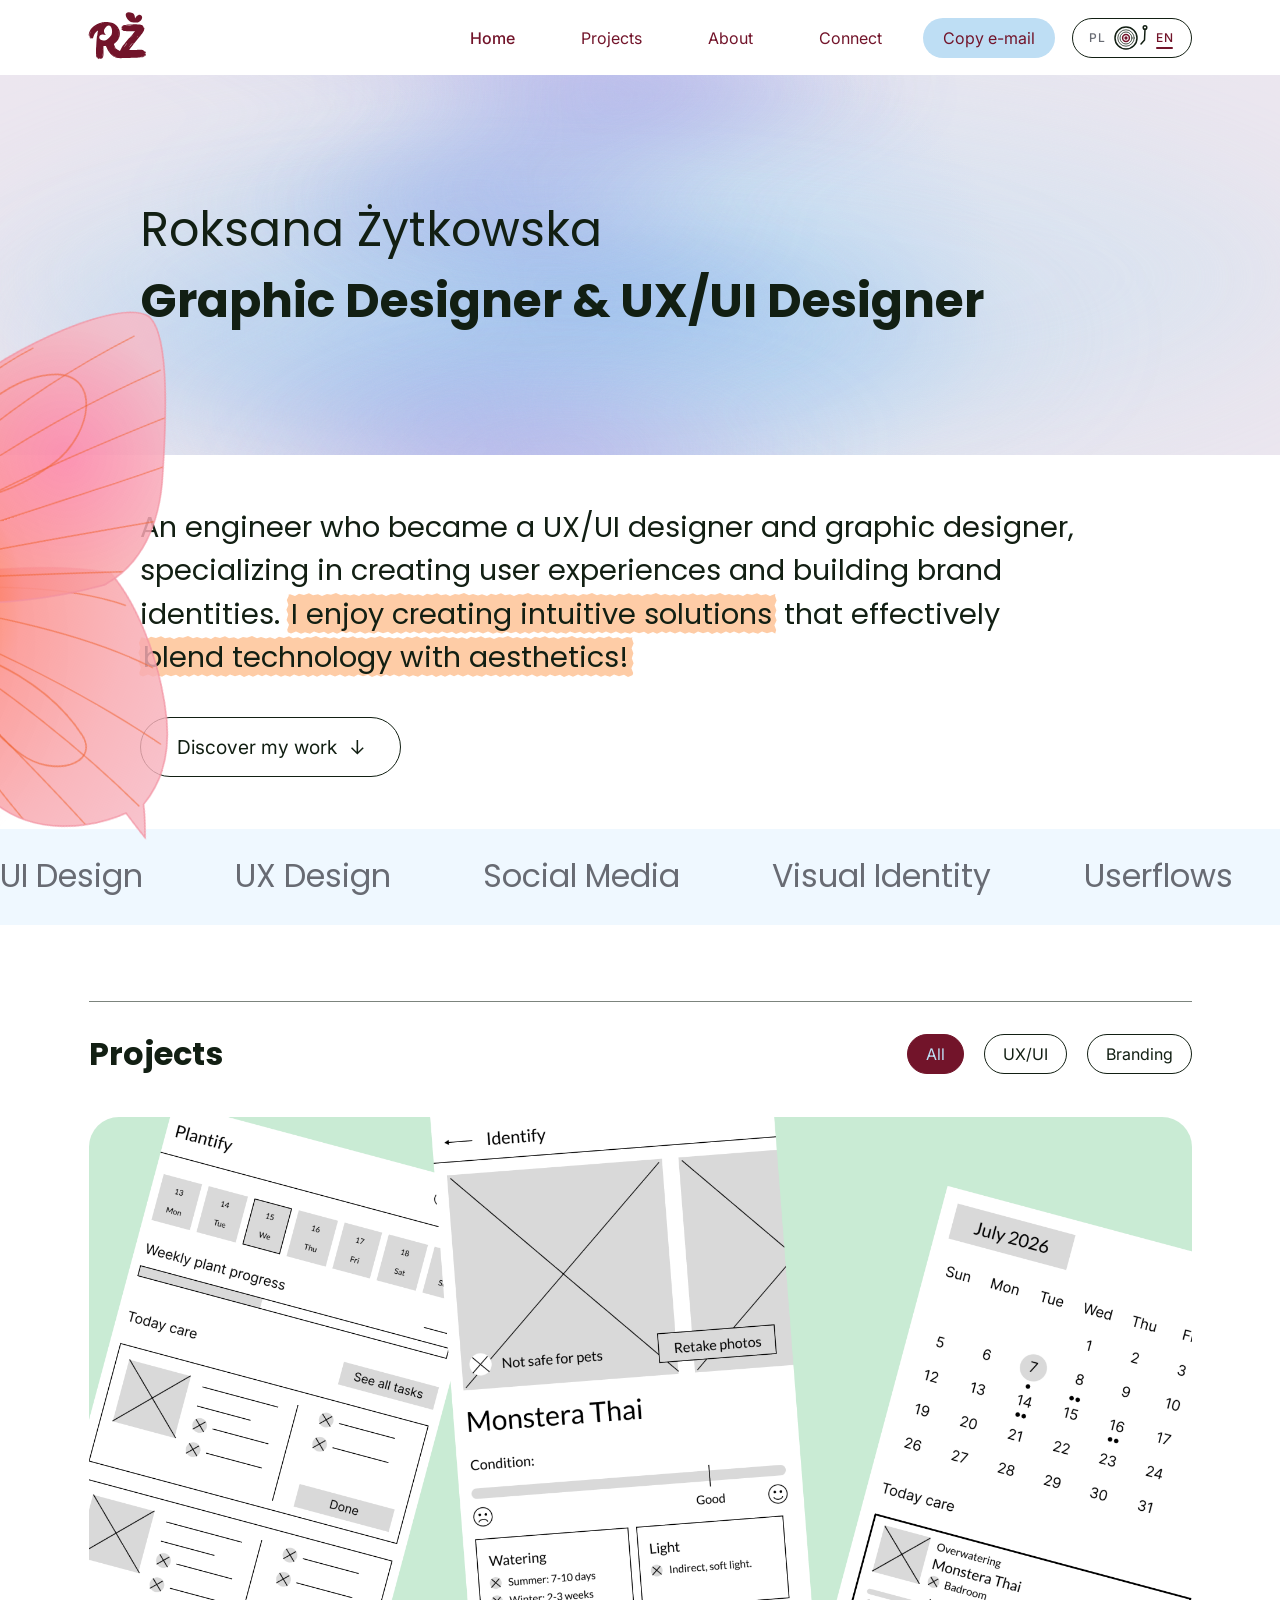
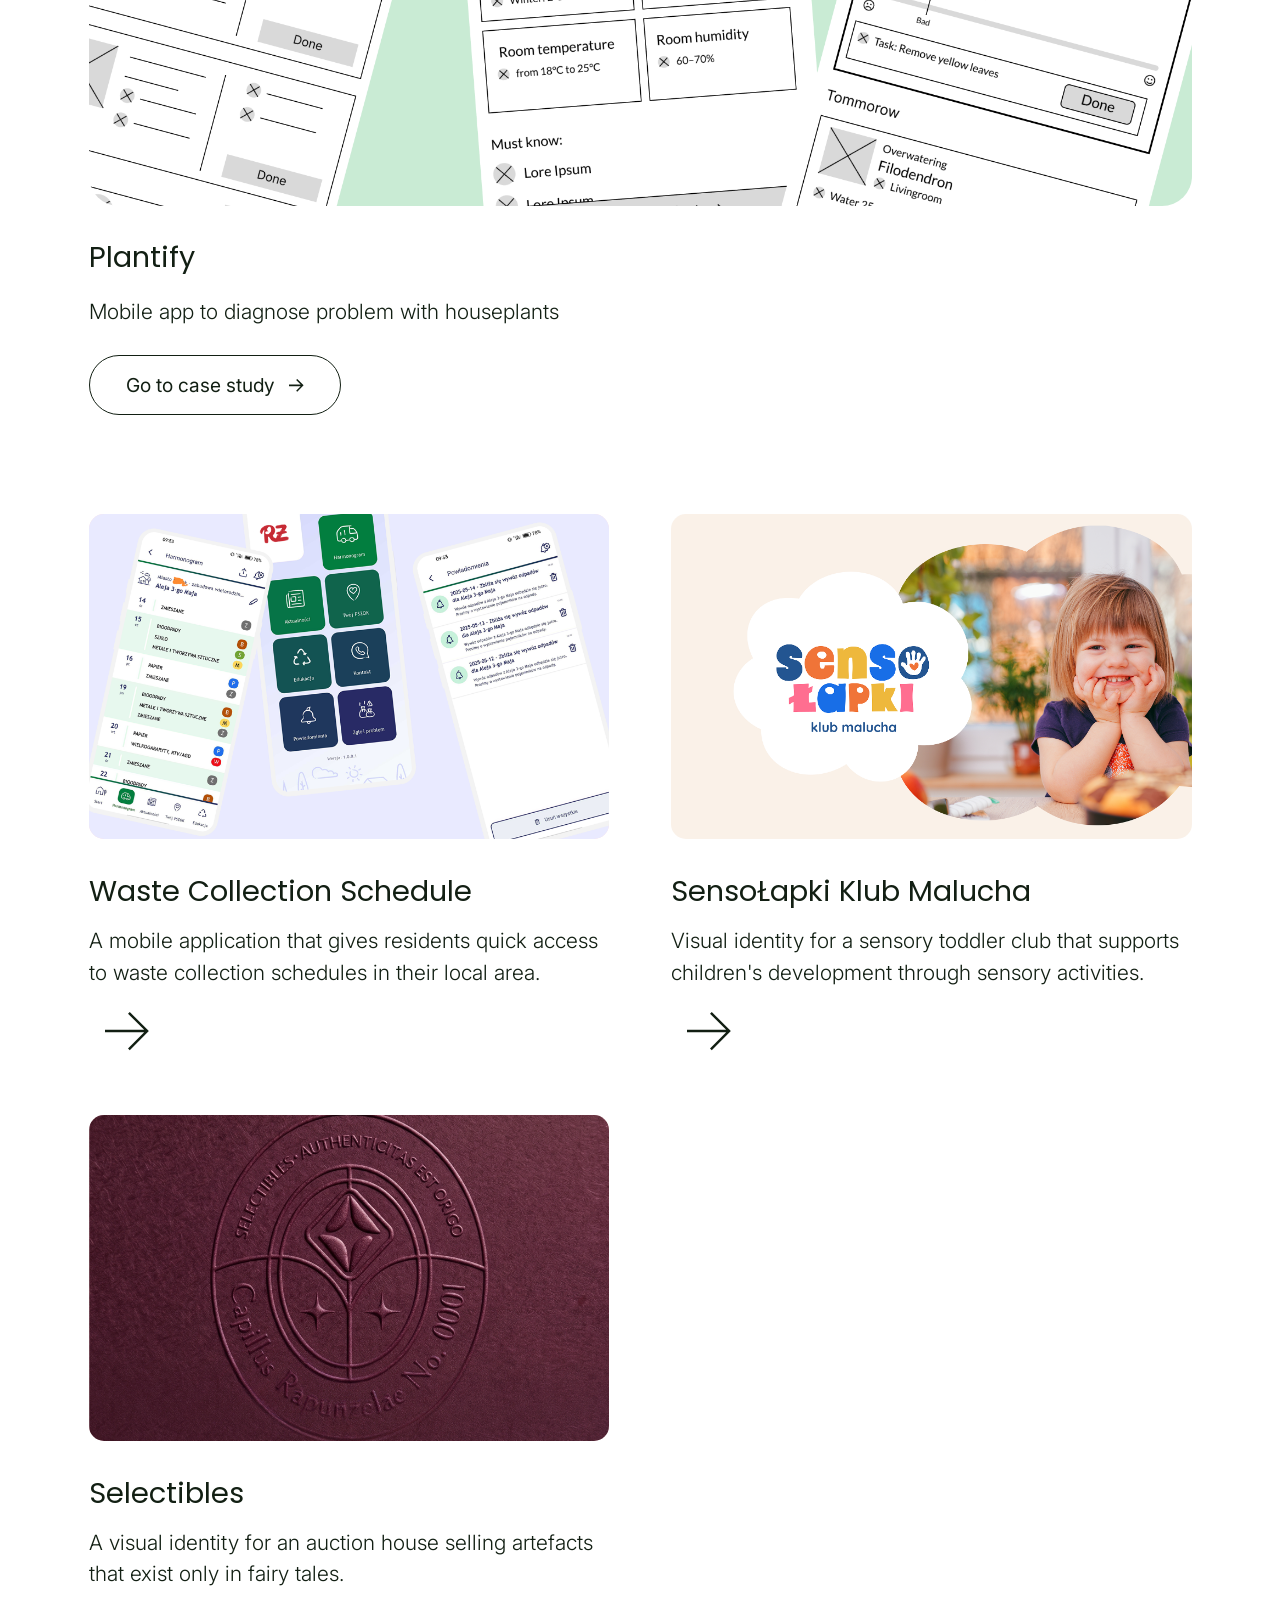
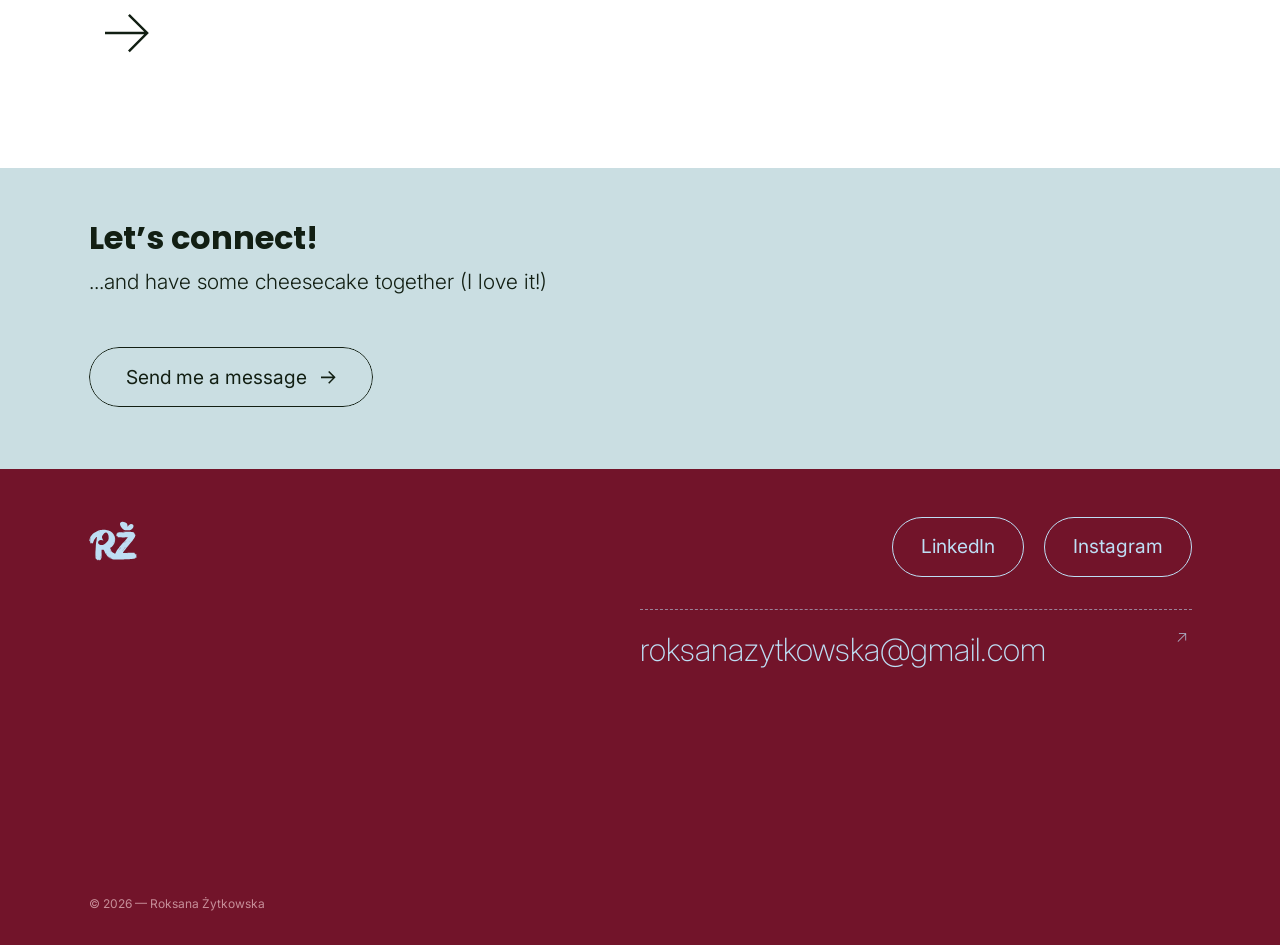
<file: index.html>
<!doctype html>
<html lang="en">
<head>
  <meta charset="utf-8">
  <meta name="viewport" content="width=device-width, initial-scale=1">
  <title>Roksana Żytkowska – Graphic Designer &amp; UX/UI Designer</title>
  <meta name="description" content="Portfolio of Roksana Żytkowska – an engineer who became a UX/UI designer and graphic designer, creating user experiences and brand identities.">
  <meta name="theme-color" content="#72142A">
  <link rel="icon" href="/assets/fav-icon.svg" type="image/svg+xml">

  <link rel="preconnect" href="https://fonts.googleapis.com">
  <link rel="preconnect" href="https://fonts.gstatic.com" crossorigin>
  <link rel="stylesheet" href="https://fonts.googleapis.com/css2?family=Inter:wght@200;300;400;500&family=Poppins:wght@400;700&display=swap">

  <!-- shared (every page) -->
  <link rel="stylesheet" href="/css/tokens.css">
  <link rel="stylesheet" href="/css/base.css">
  <!-- this page -->
  <link rel="stylesheet" href="/css/hero.css">
  <link rel="stylesheet" href="/css/home.css">

  <script src="/js/i18n.js" defer></script>
  <script src="/js/main.js" defer></script>
  <script src="/js/hero.js" defer></script>
  <script src="/js/home.js" defer></script>
</head>
<body>

<a class="skip-link" href="#main">Skip to content</a>

<!-- ===================== HEADER (copy as-is to every page) ===================== -->
<header class="site-header">
  <div class="container site-header__inner">
    <a class="site-header__logo" href="/" aria-label="Roksana Żytkowska – home">
      <img src="/assets/rz-logo-bordo.svg" alt="" width="60" height="47">
    </a>

    <button class="nav-toggle" type="button" aria-expanded="false" aria-controls="site-nav">
      <span class="nav-toggle__bar" aria-hidden="true"></span>
      <span class="visually-hidden">Menu</span>
    </button>

    <nav class="site-nav" id="site-nav" aria-label="Main">
      <ul class="site-nav__list">
        <li><a class="site-nav__link" href="/">Home</a></li>
        <li><a class="site-nav__link" href="/#projects">Projects</a></li>
        <li><a class="site-nav__link" href="/about.html">About</a></li>
        <li><a class="site-nav__link" href="/connect.html">Connect</a></li>
      </ul>
      <div class="copy-email" data-copy-email="roksanazytkowska@gmail.com">
        <button class="copy-email__btn" type="button">
          <span class="copy-email__labels">
            <span class="copy-email__label copy-email__label--default">Copy e-mail</span>
            <span class="copy-email__label copy-email__label--done" aria-hidden="true">Copied!
              <svg class="copy-email__check" viewBox="0 0 12 10" fill="none" aria-hidden="true" focusable="false"><path d="M1 5.5 4.2 8.5 11 1.5" stroke="currentColor" stroke-width="1.3" stroke-linecap="round" stroke-linejoin="round"/></svg>
            </span>
          </span>
        </button>
        <span class="copy-email__status visually-hidden" role="status" aria-live="polite"></span>
      </div>
    </nav>
    <button class="lang-switch" type="button" data-lang-switch data-lang="en" lang="en" aria-label="Change language to Polish" aria-describedby="lang-switch-state">
      <span class="lang-switch__plate" aria-hidden="true">
        <span class="lang-switch__mark lang-switch__mark--pl">PL</span>
        <span class="lang-switch__deck">
          <span class="lang-switch__flip">
            <span class="lang-switch__face lang-switch__face--a">
              <svg class="lang-switch__disc" viewBox="0 0 24 24" focusable="false">
                <circle class="ls-fill" cx="12" cy="12" r="11"/>
                <circle class="ls-groove" cx="12" cy="12" r="8.2"/>
                <circle class="ls-groove" cx="12" cy="12" r="6"/>
                <circle class="ls-accent ls-solid" cx="12" cy="12" r="3.4"/>
                <circle class="ls-hole" cx="12" cy="12" r=".9"/>
              </svg>
            </span>
            <span class="lang-switch__face lang-switch__face--b">
              <svg class="lang-switch__disc" viewBox="0 0 24 24" focusable="false">
                <circle class="ls-fill" cx="12" cy="12" r="11"/>
                <circle class="ls-groove" cx="12" cy="12" r="8.2"/>
                <circle class="ls-groove" cx="12" cy="12" r="6"/>
                <circle class="ls-accent" cx="12" cy="12" r="3.4"/>
                <circle class="ls-accent ls-solid" cx="12" cy="12" r=".9"/>
              </svg>
            </span>
          </span>
          <svg class="lang-switch__arm" viewBox="0 0 10 22" focusable="false">
            <circle class="ls-fill" cx="7" cy="2.5" r="1.8"/>
            <path d="M7 4.3 6.5 15 3 19"/>
          </svg>
        </span>
        <span class="lang-switch__mark lang-switch__mark--en">EN</span>
      </span>
      <span class="visually-hidden" id="lang-switch-state">Current language: English</span>
    </button>
  </div>
</header>
<!-- =================== /HEADER =================== -->

<main id="main">

  <!-- ===================== HERO (butterfly) ===================== -->
  <section class="butterfly-stage" aria-labelledby="hero-title">
    <div class="butterfly-banner" aria-hidden="true">

      <!-- TŁO: błękitna mgiełka -->
      <div class="parallax parallax-far">
        <svg class="layer" viewBox="0 0 1895 523" preserveAspectRatio="xMidYMid slice" aria-hidden="true">
          <defs><filter id="bHalo" x="-50%" y="-100%" width="200%" height="300%"><feGaussianBlur stdDeviation="110 70"/></filter></defs>
          <ellipse cx="947" cy="280" rx="900" ry="230" fill="#c4e0f1" opacity=".35" filter="url(#bHalo)"/>
        </svg>
      </div>

      <!-- TŁO: falująca smuga -->
      <div class="parallax parallax-near">
        <svg class="layer ribbon-c" viewBox="0 0 1895 523" preserveAspectRatio="xMidYMid slice" aria-hidden="true">
          <defs><filter id="bC" x="-100%" y="-100%" width="300%" height="300%"><feGaussianBlur stdDeviation="30 70"/></filter></defs>
          <g transform="translate(975 0) scale(4.6 1)">
            <ellipse cx="-40" cy="360" rx="130" ry="150" fill="#9cc3ee" opacity=".5" filter="url(#bC)"/>
          </g>
        </svg>
        <svg class="layer ribbon-a" viewBox="0 0 1895 523" preserveAspectRatio="xMidYMid slice" aria-hidden="true">
          <defs>
            <linearGradient id="ribbonGrad" x1="0" y1="0" x2="0" y2="1">
              <stop offset="0"   stop-color="#9d93e3"/>
              <stop offset=".3"  stop-color="#7fa4e6"/>
              <stop offset=".65" stop-color="#8aa9ea"/>
              <stop offset="1"   stop-color="#a99ae6"/>
            </linearGradient>
            <filter id="bA" x="-150%" y="-60%" width="400%" height="220%"><feGaussianBlur stdDeviation="34 52"/></filter>
          </defs>
          <g transform="translate(975 0) scale(3.6 1)">
            <path filter="url(#bA)" fill="url(#ribbonGrad)" opacity=".36" d="
              M -60,-80 C -10,-40 70,-10 50,40 C 30,90 -40,110 -40,170 C -40,230 40,250 40,310
              C 40,370 -50,400 -40,460 C -30,520 30,560 20,620 L -110,620
              C -100,560 -150,520 -150,460 C -150,400 -70,370 -70,310 C -70,250 -150,230 -140,170
              C -130,110 -60,90 -60,40 C -60,-10 -150,-40 -170,-80 Z"/>
          </g>
        </svg>
        <svg class="layer ribbon-b" viewBox="0 0 1895 523" preserveAspectRatio="xMidYMid slice" aria-hidden="true">
          <defs><filter id="bB" x="-150%" y="-60%" width="400%" height="220%"><feGaussianBlur stdDeviation="30 50"/></filter></defs>
          <g transform="translate(975 0) scale(4.2 1)">
            <path filter="url(#bB)" fill="#a596e6" opacity=".3" d="
              M 10,-80 C 60,-20 40,60 0,110 C -30,150 -20,200 10,240
              L -50,250 C -80,200 -90,150 -60,100 C -30,50 -40,-20 -80,-80 Z"/>
            <path filter="url(#bB)" fill="#b39be4" opacity=".28" d="
              M 0,420 C 30,460 30,520 0,620 L -90,620 C -110,540 -80,470 -60,420 Z"/>
          </g>
        </svg>
      </div>

      <!-- ZIARNO -->
      <div class="grain" aria-hidden="true"></div>
    </div>

    <!-- MOTYL – poza banerem, więc może wylecieć nad treść -->
    <svg class="bfly" viewBox="0 0 1895 1569" preserveAspectRatio="xMidYMin meet"
         shape-rendering="geometricPrecision" aria-hidden="true" focusable="false">
      <defs>
        <radialGradient id="wingGrad" gradientUnits="userSpaceOnUse" cx="10" cy="40" r="470">
          <stop offset="0"   stop-color="#ff4a12"/>
          <stop offset=".18" stop-color="#ff6a2c"/>
          <stop offset=".42" stop-color="#fb8f8c"/>
          <stop offset=".7"  stop-color="#f8a7ae"/>
          <stop offset="1"   stop-color="#f6b9c6"/>
        </radialGradient>
        <radialGradient id="pinkSpot" gradientUnits="userSpaceOnUse" cx="300" cy="-60" r="160">
          <stop offset="0" stop-color="#ff6fae" stop-opacity=".45"/>
          <stop offset="1" stop-color="#ff6fae" stop-opacity="0"/>
        </radialGradient>
        <radialGradient id="coreGlow" cx="50%" cy="50%" r="50%">
          <stop offset="0"   stop-color="#ff4a0a" stop-opacity=".9"/>
          <stop offset=".35" stop-color="#ff5a1c" stop-opacity=".55"/>
          <stop offset=".7"  stop-color="#ff7a40" stop-opacity=".15"/>
          <stop offset="1"   stop-color="#ff7a40" stop-opacity="0"/>
        </radialGradient>
        <radialGradient id="haloGrad" cx="50%" cy="50%" r="50%">
          <stop offset="0"  stop-color="#ff8a6a" stop-opacity=".28"/>
          <stop offset="1"  stop-color="#ff8a6a" stop-opacity="0"/>
        </radialGradient>
        <radialGradient id="bodyGrad" cx="50%" cy="40%" r="60%">
          <stop offset="0"  stop-color="#ff4a0e"/>
          <stop offset=".7" stop-color="#ff5c1e"/>
          <stop offset="1"  stop-color="#ff7a3a" stop-opacity=".6"/>
        </radialGradient>
        <filter id="bodySoft" x="-50%" y="-20%" width="200%" height="140%"><feGaussianBlur stdDeviation="1.4"/></filter>

        <!-- kształty prawego skrzydła (ciało w punkcie 0,0) -->
        <path id="foreShape" d="
          M 14,-14
          C 60,-90 150,-175 285,-202
          C 360,-217 432,-218 450,-196
          C 466,-170 442,-90 410,-4
          C 388,58 350,98 300,108
          C 220,106 100,84 22,34 Z"/>
        <path id="hindShape" d="
          M 22,28
          C 120,36 238,58 312,96
          C 336,150 338,232 326,292
          C 316,340 292,368 268,384
          C 266,398 262,410 258,424
          C 252,410 248,398 244,388
          C 196,394 128,382 92,330
          C 54,262 30,190 14,120 Z"/>
        <clipPath id="foreClip"><use href="#foreShape"/></clipPath>
        <clipPath id="hindClip"><use href="#hindShape"/></clipPath>

        <!-- żyłki -->
        <g id="foreVeins" fill="none" stroke="#ee5f2a" stroke-width="1.7" stroke-linecap="round" stroke-opacity=".55">
          <path d="M18,-14 C90,-110 190,-180 300,-200"/>
          <path d="M20,-8 C120,-90 270,-150 425,-178"/>
          <path d="M22,-4 C140,-70 300,-110 444,-128"/>
          <path d="M24,0 C150,-40 320,-60 438,-70"/>
          <path d="M26,6 C160,-10 320,-6 420,-12"/>
          <path d="M26,12 C150,22 300,40 396,52"/>
          <path d="M24,20 C140,50 260,80 330,100"/>
          <path d="M150,-60 C170,-140 260,-178 320,-160 C370,-142 340,-80 290,-58 C240,-38 170,-30 150,-60 Z" stroke-width="2"/>
        </g>
        <g id="hindVeins" fill="none" stroke="#ee5f2a" stroke-width="1.7" stroke-linecap="round" stroke-opacity=".55">
          <path d="M24,34 C140,60 250,90 318,140"/>
          <path d="M24,40 C130,90 250,150 328,224"/>
          <path d="M22,46 C120,120 230,220 310,318"/>
          <path d="M20,52 C110,150 200,270 262,384"/>
          <path d="M18,58 C80,170 150,300 192,388"/>
          <path d="M16,64 C50,180 90,290 120,360"/>
          <path d="M80,120 C140,150 200,210 220,280 C230,320 170,320 140,280 C110,240 90,180 80,120 Z" stroke-width="2"/>
        </g>

        <g id="foreWing">
          <use href="#foreShape" fill="url(#wingGrad)" fill-opacity=".84"/>
          <g clip-path="url(#foreClip)">
            <rect x="0" y="-260" width="480" height="380" fill="url(#pinkSpot)"/>
            <use href="#foreVeins"/>
          </g>
          <use href="#foreShape" fill="none" stroke="#f290a0" stroke-width="2" stroke-opacity=".75"/>
        </g>
        <g id="hindWing">
          <use href="#hindShape" fill="url(#wingGrad)" fill-opacity=".82"/>
          <g clip-path="url(#hindClip)"><use href="#hindVeins"/></g>
          <use href="#hindShape" fill="none" stroke="#f290a0" stroke-width="2" stroke-opacity=".75"/>
        </g>
      </defs>

      <!-- #flight: tor lotu przy skrolowaniu (ustawia skrypt) -->
      <g id="flight">
        <g transform="translate(1895 218) scale(0.66)">
          <ellipse cx="0" cy="60" rx="260" ry="320" fill="url(#haloGrad)"/>
          <g transform="scale(-1 1)">
            <g class="hind"><use href="#hindWing"/></g>
            <g class="fore"><use href="#foreWing"/></g>
          </g>
          <g class="hind"><use href="#hindWing"/></g>
          <g class="fore"><use href="#foreWing"/></g>
          <ellipse cx="0" cy="40" rx="170" ry="210" fill="url(#coreGlow)"/>
          <g fill="none" stroke="#ff5a20" stroke-width="3.2" stroke-linecap="round">
            <path d="M -4,-30 C -14,-70 -34,-110 -52,-142"/>
            <path d="M 4,-30 C 14,-70 34,-110 52,-142"/>
          </g>
          <g fill="#ff5a20">
            <ellipse cx="-53" cy="-146" rx="5" ry="10" transform="rotate(-28 -53 -146)"/>
            <ellipse cx="53" cy="-146" rx="5" ry="10" transform="rotate(28 53 -146)"/>
          </g>
          <g filter="url(#bodySoft)">
            <ellipse cx="0" cy="110" rx="17" ry="80" fill="#ff7d3a" opacity=".85"/>
            <ellipse cx="0" cy="18"  rx="21" ry="45" fill="url(#bodyGrad)"/>
            <circle  cx="0" cy="-26" r="13" fill="#ff5418"/>
          </g>
        </g>
      </g>
    </svg>

    <!-- SITE: title over the hero -->
    <div class="hero-title">
      <div class="container">
        <h1 class="hero-title__text" id="hero-title">
          <span class="hero-title__name">Roksana Żytkowska</span>
          <span class="hero-title__role">Graphic Designer &amp; UX/UI Designer</span>
        </h1>
      </div>
    </div>
  </section>
  <!-- =================== /HERO =================== -->

  <!-- ===================== INTRO ===================== -->
  <section class="intro" aria-label="Introduction">
    <div class="container">
      <div class="intro__inner">
        <p class="h3 intro__text">
          An engineer who became a UX/UI designer and graphic designer, specializing in creating user experiences and building brand identities. <mark class="marker">I enjoy creating intuitive solutions</mark> that effectively <mark class="marker">blend technology with aesthetics!</mark>
        </p>
        <a class="btn intro__btn" href="#projects" data-scroll-to="projects">
          Discover my work <span class="icon icon--down" aria-hidden="true"></span>
        </a>
      </div>
    </div>
  </section>

  <!-- ===================== SKILLS CAROUSEL ===================== -->
  <section class="skills" aria-label="Skills">
    <div class="skills__viewport">
      <div class="skills__track" data-marquee>
        <ul class="skills__list">
          <li class="skills__item">UI Design</li>
          <li class="skills__item">UX Design</li>
          <li class="skills__item">Social Media</li>
          <li class="skills__item">Visual Identity</li>
          <li class="skills__item">Userflows</li>
          <li class="skills__item">Accessibility</li>
          <li class="skills__item">Prototyping</li>
          <li class="skills__item">Usability testing</li>
          <li class="skills__item">Wireframing</li>
          <li class="skills__item">Graphic Design</li>
        </ul>
        <!-- home.js appends an aria-hidden copy of the list for a seamless loop -->
      </div>
    </div>
  </section>

  <!-- ===================== PROJECTS ===================== -->
  <section class="projects" id="projects" aria-labelledby="projects-title">
    <div class="container">
      <div class="projects__head">
        <h2 class="h2" id="projects-title">Projects</h2>
        <div class="filters" role="group" aria-label="Filter projects by category" data-filters>
          <button class="chip" type="button" data-filter="all" aria-pressed="true">All</button>
          <button class="chip" type="button" data-filter="ux-ui" aria-pressed="false">UX/UI</button>
          <button class="chip" type="button" data-filter="brand" aria-pressed="false">Branding</button>
        </div>
      </div>
      <p class="visually-hidden projects__status" role="status" aria-live="polite" data-filter-status></p>

      <div class="projects__list">

        <!-- Plantify (featured) -->
        <!-- shown only under "All"; filtered views use the compact Plantify card below -->
        <article class="project-card project-card--featured" data-category="ux-ui" data-view="all">
          <div class="project-card__media">
            <img src="/assets/case%20study/plantify/hero-image.png"
                 alt="Three wireframe screens of the Plantify app: today’s care tasks, plant identification and the care calendar"
                 width="1103" height="689" decoding="async">
          </div>
          <h3 class="h3 project-card__title" id="plantify-title">Plantify</h3>
          <p class="h5 project-card__desc">Mobile app to diagnose problem with houseplants</p>
          <a class="btn project-card__cta" href="/projects/plantify.html" aria-describedby="plantify-title">
            Go to case study <span class="icon icon--right" aria-hidden="true"></span>
          </a>
        </article>

        <div class="projects__grid">

          <!-- Plantify (compact) – shown only when a filter is active, same layout as the cards below -->
          <article class="project-card" data-category="ux-ui" data-view="filtered" hidden>
            <div class="project-card__media">
              <img src="/assets/case%20study/plantify/hero-image.png"
                   alt="Three wireframe screens of the Plantify app: today’s care tasks, plant identification and the care calendar"
                   width="521" height="326" loading="lazy" decoding="async">
            </div>
            <h3 class="h3 project-card__title"><a href="/projects/plantify.html">Plantify</a></h3>
            <p class="h5 project-card__desc">Mobile app to diagnose problem with houseplants</p>
            <p class="project-card__more" aria-hidden="true">
              <span class="project-card__more-label">Go to case study</span>
              <span class="icon icon--arrow"></span>
            </p>
          </article>

          <!-- Waste Collection Schedule -->
          <article class="project-card" data-category="ux-ui">
            <div class="project-card__media">
              <picture>
                <source media="(max-width: 600px)" srcset="/assets/case%20study/waste-collection-schedule-app/hero-image-mobile.png">
                <img src="/assets/case%20study/waste-collection-schedule-app/hero-image-web.png"
                     alt="Three phone screens of the Waste Collection Schedule app: the schedule list, the main menu and notifications"
                     width="521" height="326" loading="lazy" decoding="async">
              </picture>
            </div>
            <h3 class="h3 project-card__title"><a href="/projects/waste-collection-schedule.html">Waste Collection Schedule</a></h3>
            <p class="h5 project-card__desc">A mobile application that gives residents quick access to waste collection schedules in their local area.</p>
            <p class="project-card__more" aria-hidden="true">
              <span class="project-card__more-label">Go to case study</span>
              <span class="icon icon--arrow"></span>
            </p>
          </article>

          <!-- SensoŁapki Klub Malucha -->
          <article class="project-card" data-category="brand">
            <div class="project-card__media">
              <img src="/assets/case%20study/sensolapki-klub-malucha/hero-image.png"
                   alt="The SensoŁapki Klub Malucha logo in a white cloud next to a smiling toddler"
                   width="521" height="326" loading="lazy" decoding="async">
            </div>
            <h3 class="h3 project-card__title"><a href="/projects/sensolapki.html">SensoŁapki Klub Malucha</a></h3>
            <p class="h5 project-card__desc">Visual identity for a sensory toddler club that supports children's development through sensory activities.</p>
            <p class="project-card__more" aria-hidden="true">
              <span class="project-card__more-label">Go to case study</span>
              <span class="icon icon--arrow"></span>
            </p>
          </article>

          <!-- Selectibles -->
          <article class="project-card" data-category="brand">
            <div class="project-card__media">
              <img src="/assets/case%20study/selectibles/hero-image.png"
                   alt="The Selectibles seal of authenticity embossed in bordeaux paper"
                   width="521" height="326" loading="lazy" decoding="async">
            </div>
            <h3 class="h3 project-card__title"><a href="/projects/selectibles.html">Selectibles</a></h3>
            <p class="h5 project-card__desc">A visual identity for an auction house selling artefacts that exist only in fairy tales.</p>
            <p class="project-card__more" aria-hidden="true">
              <span class="project-card__more-label">Go to case study</span>
              <span class="icon icon--arrow"></span>
            </p>
          </article>

        </div>
      </div>
    </div>
  </section>

  <!-- ===================== LET'S CONNECT ===================== -->
  <section class="connect" id="connect" aria-labelledby="connect-title">
    <!-- decorative, muted loop; home.js pauses it off-screen and for prefers-reduced-motion -->
    <div class="connect__media" aria-hidden="true">
      <video class="connect__video" src="/assets/homepage/cheeseecake.mp4"
             autoplay muted loop playsinline disablepictureinpicture disableremoteplayback
             preload="metadata" tabindex="-1"></video>
    </div>
    <div class="container connect__inner">
      <h2 class="h2" id="connect-title">Let’s connect!</h2>
      <p class="h5 connect__lead">...and have some cheesecake together (I love it!)</p>
      <a class="btn connect__btn" href="mailto:roksanazytkowska@gmail.com">
        Send me a message <span class="icon icon--right" aria-hidden="true"></span>
      </a>
    </div>
  </section>

</main>

<!-- ===================== FOOTER (copy as-is to every page) ===================== -->
<footer class="site-footer">
  <div class="container site-footer__inner">
    <a class="site-footer__logo" href="/" aria-label="Roksana Żytkowska – home">
      <img src="/assets/rz-logo-light.svg" alt="" width="52" height="40">
    </a>

    <div class="site-footer__aside">
      <ul class="site-footer__social" aria-label="Social media">
        
        <li><a class="btn btn--on-dark" href="https://www.linkedin.com/in/roksana-%C5%BCytkowska-874285223/" target="_blank" rel="noopener noreferrer">LinkedIn<span class="visually-hidden"> (opens in a new tab)</span></a></li>
        <li><a class="btn btn--on-dark" href="https://www.instagram.com/roksana_design_/" target="_blank" rel="noopener noreferrer">Instagram<span class="visually-hidden"> (opens in a new tab)</span></a></li>
      </ul>
      <a class="footer-mail" href="mailto:roksanazytkowska@gmail.com">
        roksanazytkowska@gmail.com<span class="footer-mail__arrow" aria-hidden="true">↗</span>
      </a>
    </div>

    <p class="site-footer__copy">© 2026 — Roksana Żytkowska</p>
  </div>
</footer>
<!-- =================== /FOOTER =================== -->

</body>
</html>
</file>
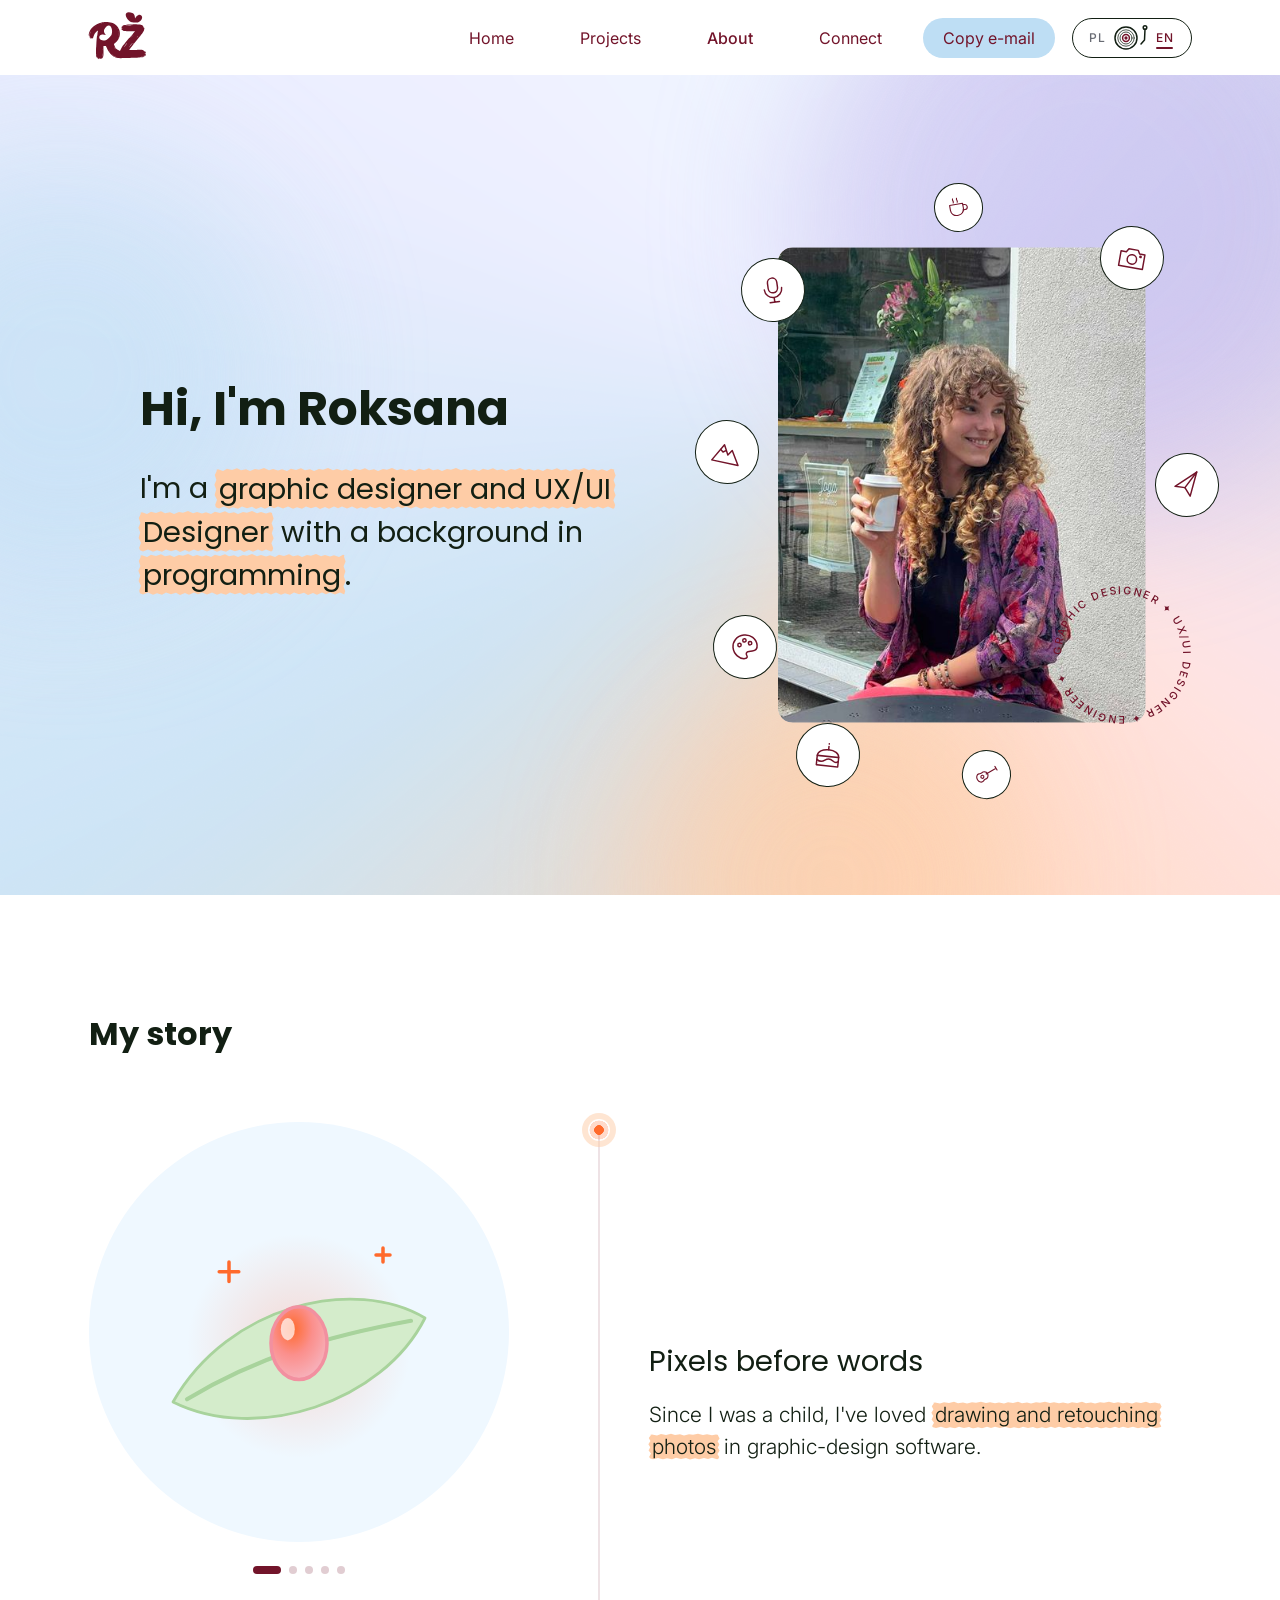
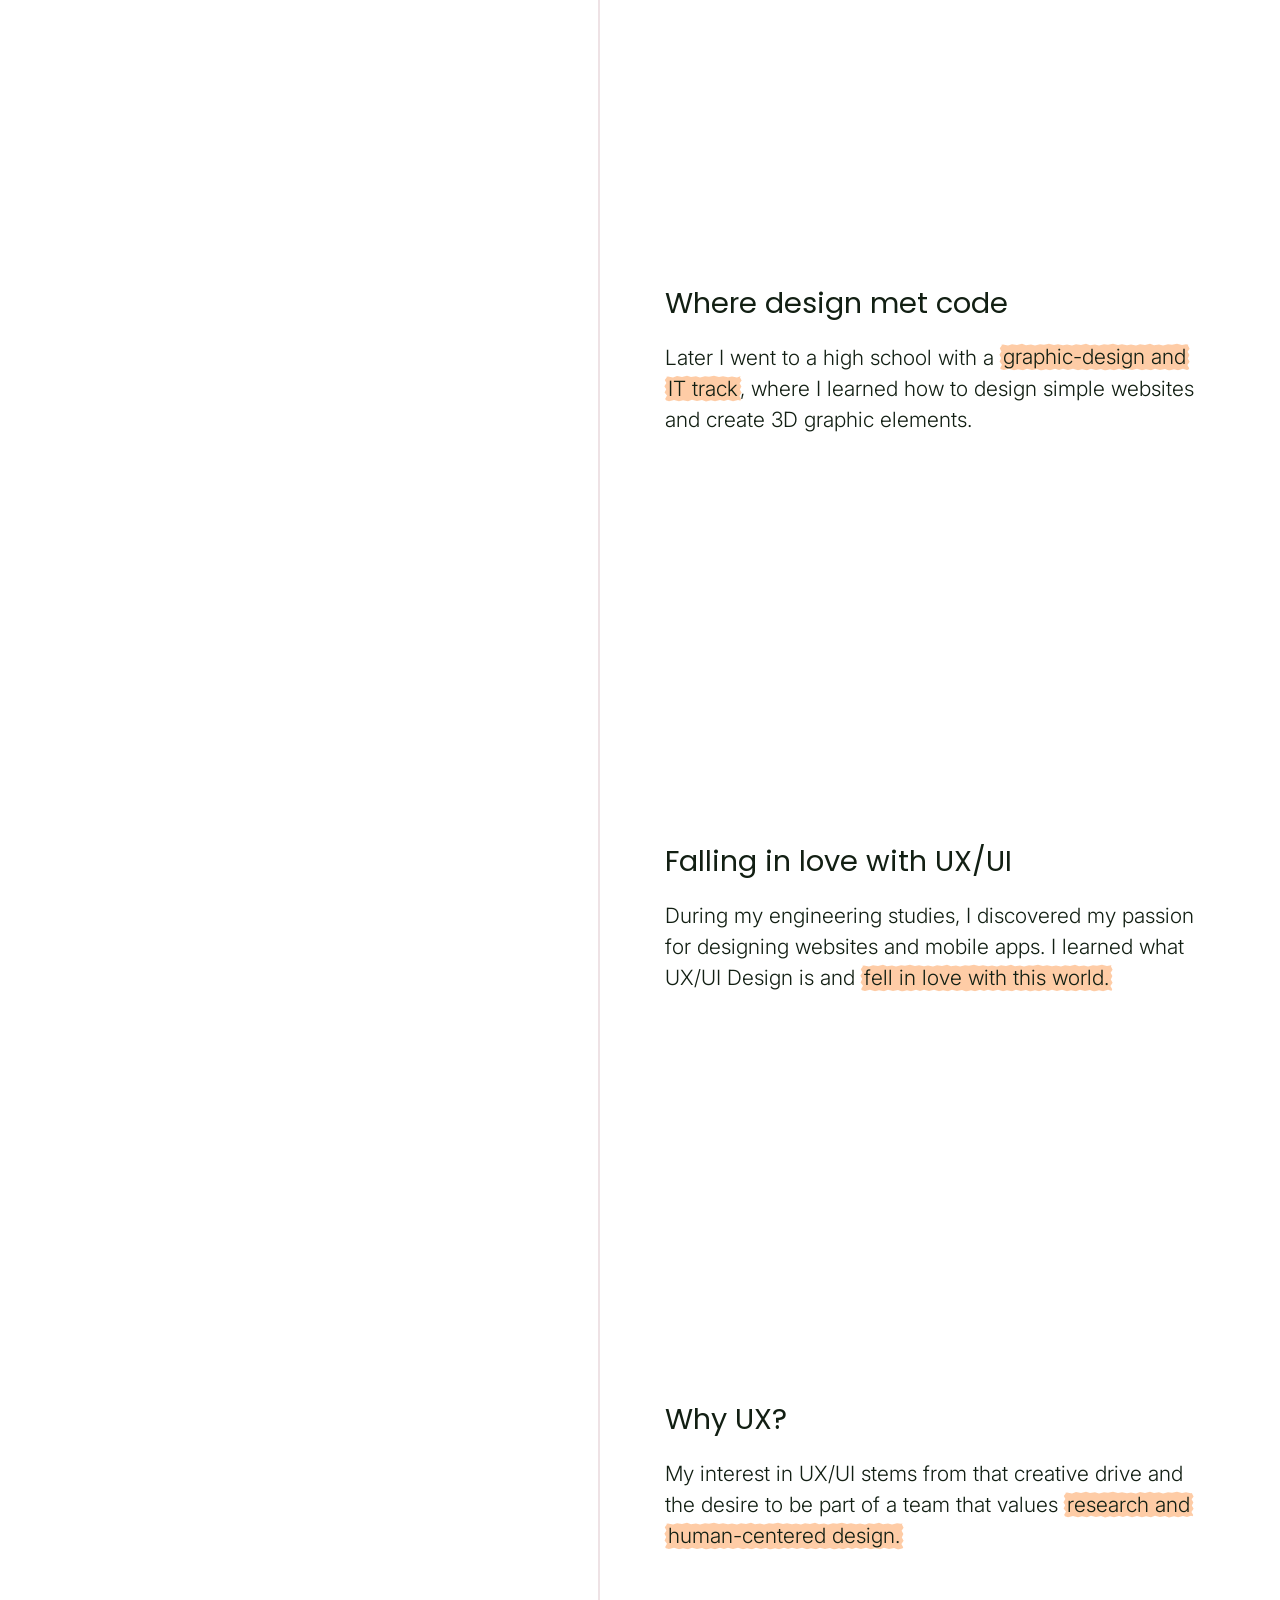
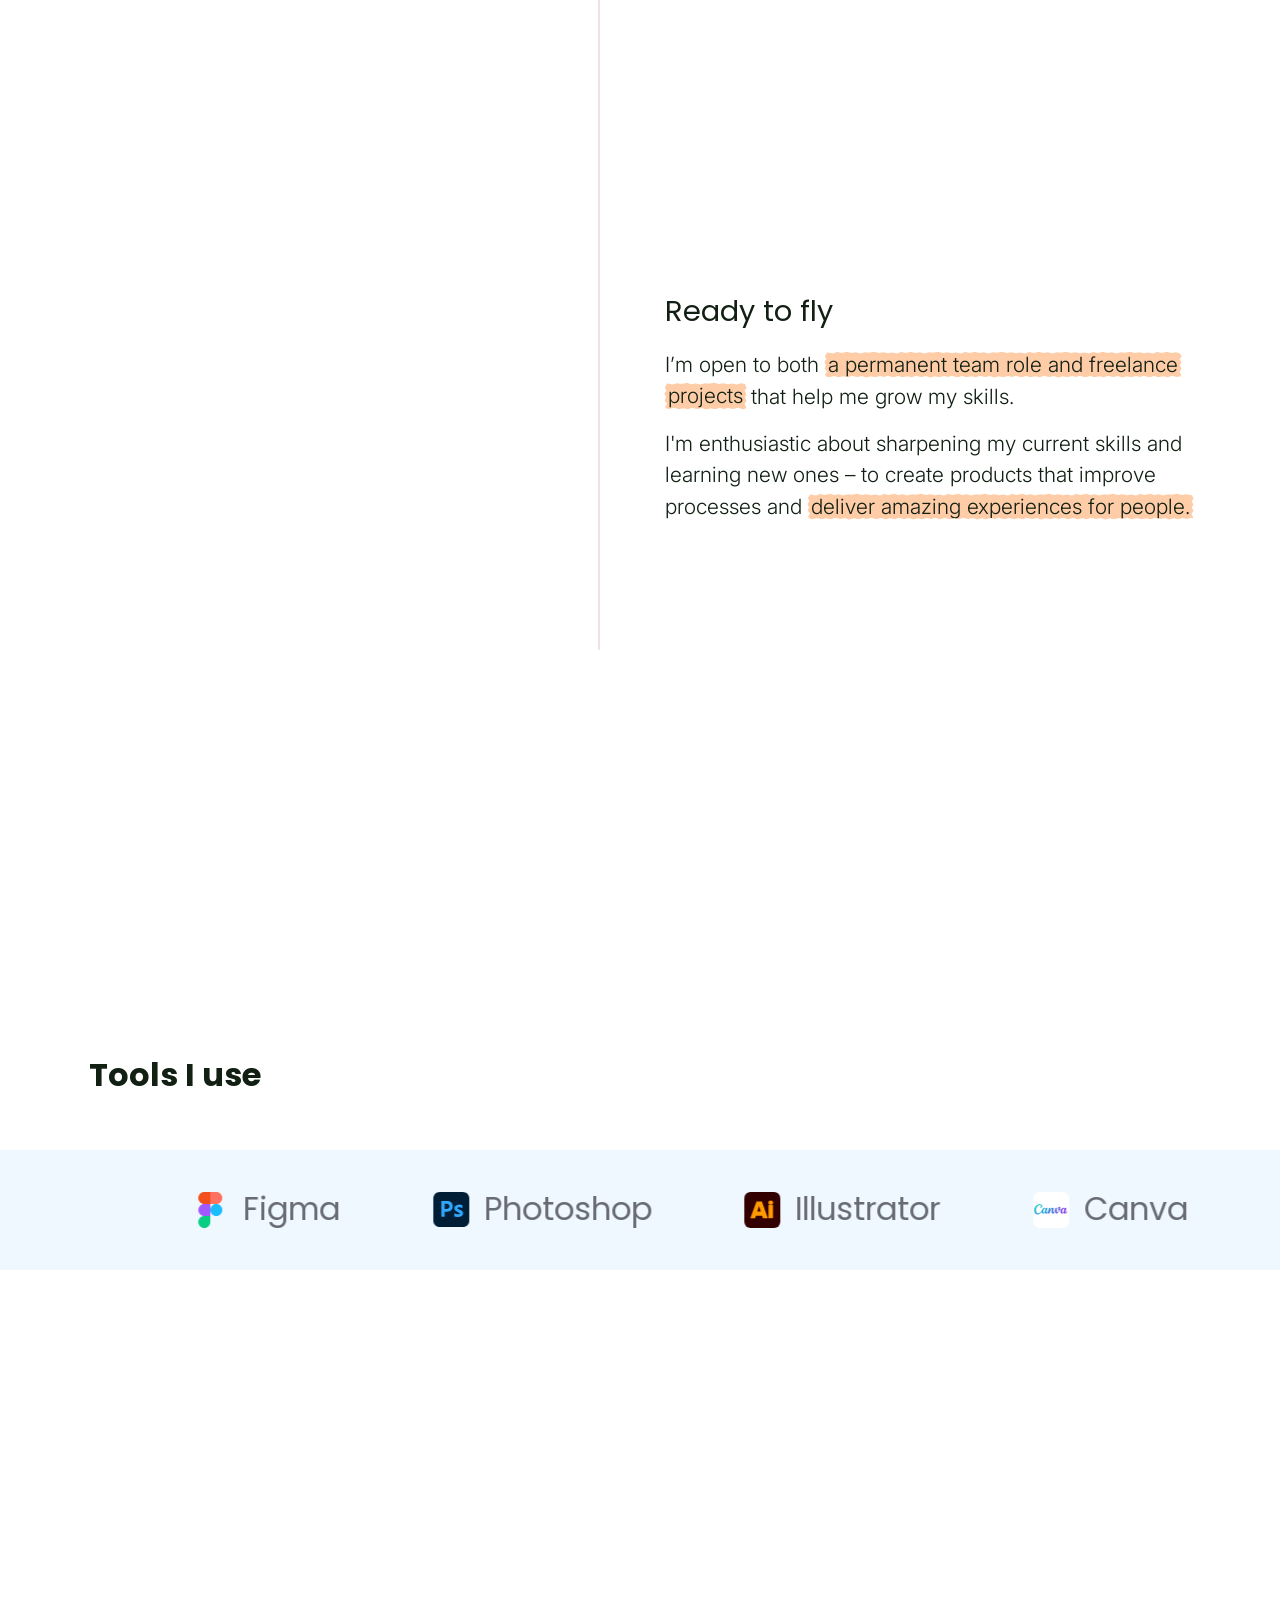
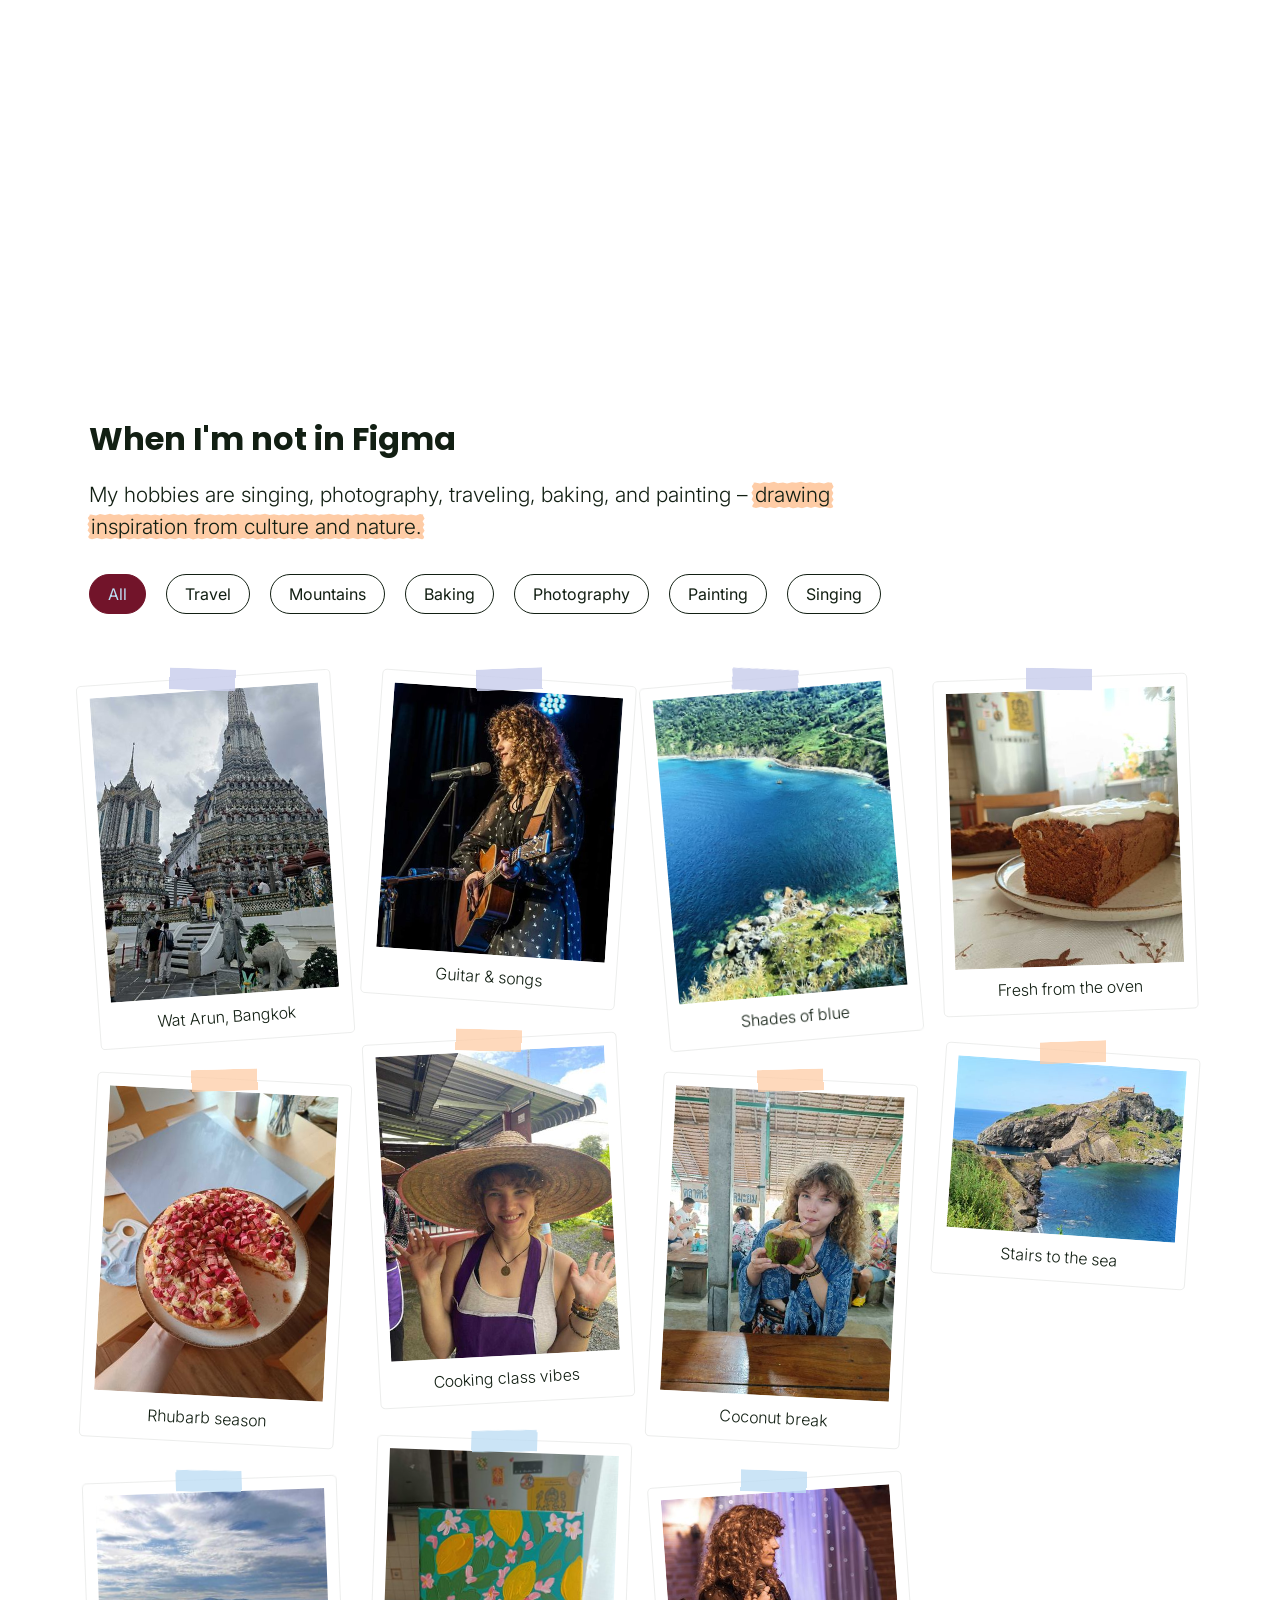
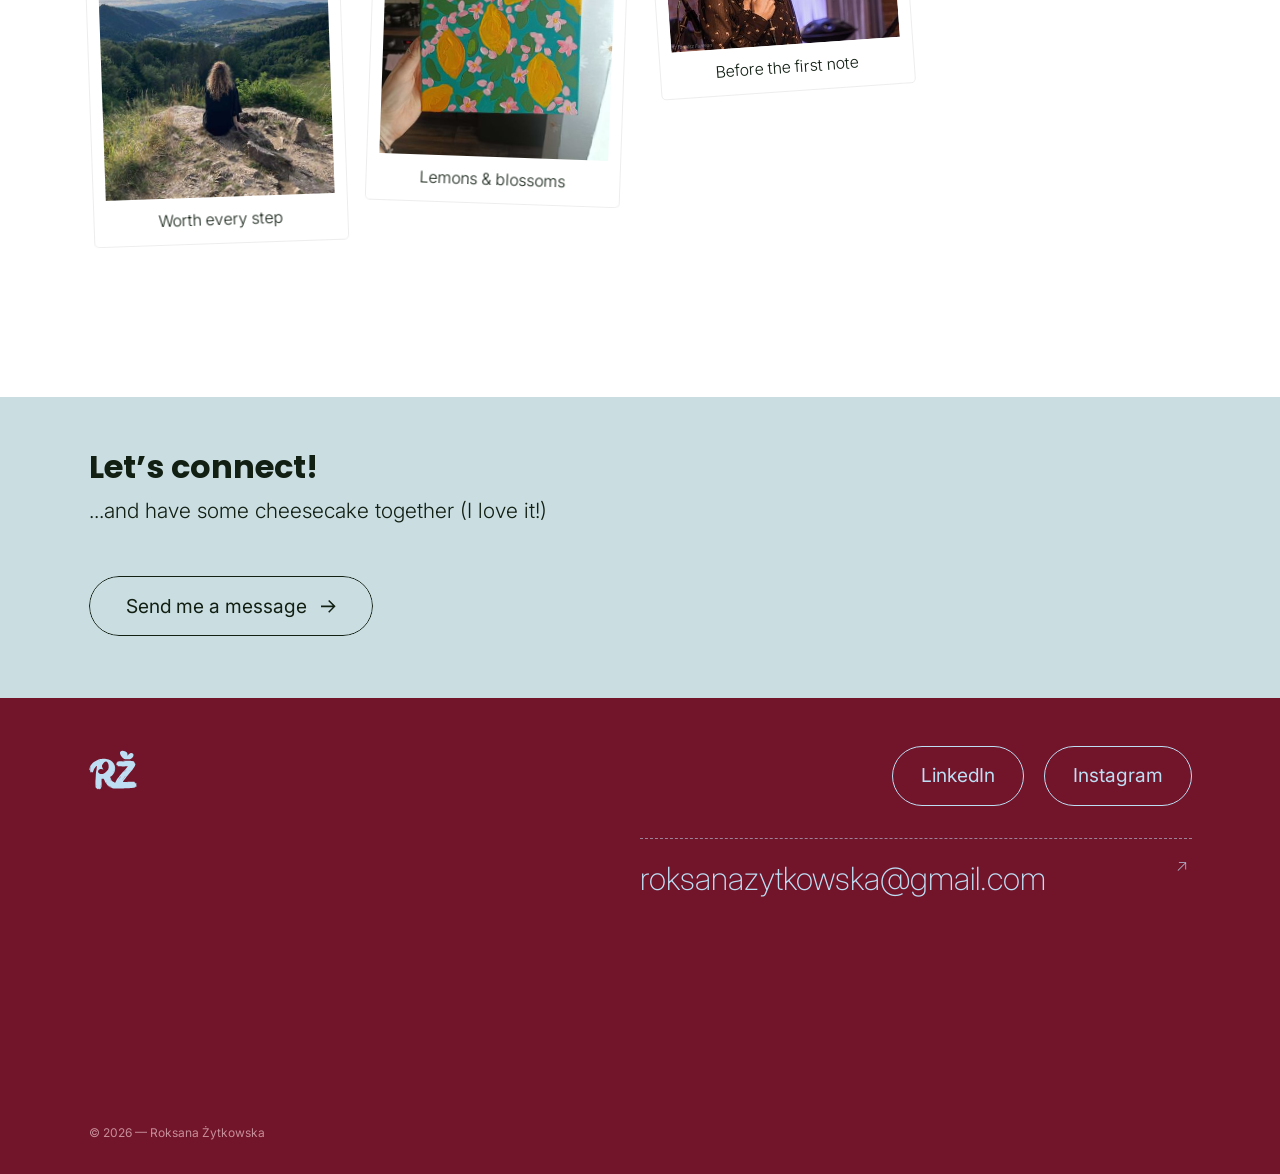
<file: about.html>
<!doctype html>
<html lang="en">
<head>
  <meta charset="utf-8">
  <meta name="viewport" content="width=device-width, initial-scale=1">
  <title>About me – Roksana Żytkowska</title>
  <meta name="description" content="About Roksana Żytkowska – a graphic designer and UX/UI designer with a background in programming: her story, the tools she uses and what she loves outside of design.">
  <meta name="theme-color" content="#72142A">
  <link rel="icon" href="/assets/fav-icon.svg" type="image/svg+xml">

  <link rel="preconnect" href="https://fonts.googleapis.com">
  <link rel="preconnect" href="https://fonts.gstatic.com" crossorigin>
  <link rel="stylesheet" href="https://fonts.googleapis.com/css2?family=Inter:wght@200;300;400;500&family=Poppins:wght@400;700&display=swap">

  <!-- shared (every page) -->
  <link rel="stylesheet" href="/css/tokens.css">
  <link rel="stylesheet" href="/css/base.css">
  <!-- this page -->
  <link rel="stylesheet" href="/css/home.css">
  <link rel="stylesheet" href="/css/about.css">

  <script src="/js/i18n.js" defer></script>
  <script src="/js/main.js" defer></script>
  <script src="/js/home.js" defer></script>
  <script src="/js/about.js" defer></script>
</head>
<body>

<a class="skip-link" href="#main">Skip to content</a>

<!-- ===================== HEADER (copy as-is to every page) ===================== -->
<header class="site-header">
  <div class="container site-header__inner">
    <a class="site-header__logo" href="/" aria-label="Roksana Żytkowska – home">
      <img src="/assets/rz-logo-bordo.svg" alt="" width="60" height="47">
    </a>

    <button class="nav-toggle" type="button" aria-expanded="false" aria-controls="site-nav">
      <span class="nav-toggle__bar" aria-hidden="true"></span>
      <span class="visually-hidden">Menu</span>
    </button>

    <nav class="site-nav" id="site-nav" aria-label="Main">
      <ul class="site-nav__list">
        <li><a class="site-nav__link" href="/">Home</a></li>
        <li><a class="site-nav__link" href="/#projects">Projects</a></li>
        <li><a class="site-nav__link" href="/about.html">About</a></li>
        <li><a class="site-nav__link" href="/connect.html">Connect</a></li>
      </ul>
      <div class="copy-email" data-copy-email="roksanazytkowska@gmail.com">
        <button class="copy-email__btn" type="button">
          <span class="copy-email__labels">
            <span class="copy-email__label copy-email__label--default">Copy e-mail</span>
            <span class="copy-email__label copy-email__label--done" aria-hidden="true">Copied!
              <svg class="copy-email__check" viewBox="0 0 12 10" fill="none" aria-hidden="true" focusable="false"><path d="M1 5.5 4.2 8.5 11 1.5" stroke="currentColor" stroke-width="1.3" stroke-linecap="round" stroke-linejoin="round"/></svg>
            </span>
          </span>
        </button>
        <span class="copy-email__status visually-hidden" role="status" aria-live="polite"></span>
      </div>
    </nav>
    <button class="lang-switch" type="button" data-lang-switch data-lang="en" lang="en" aria-label="Change language to Polish" aria-describedby="lang-switch-state">
      <span class="lang-switch__plate" aria-hidden="true">
        <span class="lang-switch__mark lang-switch__mark--pl">PL</span>
        <span class="lang-switch__deck">
          <span class="lang-switch__flip">
            <span class="lang-switch__face lang-switch__face--a">
              <svg class="lang-switch__disc" viewBox="0 0 24 24" focusable="false">
                <circle class="ls-fill" cx="12" cy="12" r="11"/>
                <circle class="ls-groove" cx="12" cy="12" r="8.2"/>
                <circle class="ls-groove" cx="12" cy="12" r="6"/>
                <circle class="ls-accent ls-solid" cx="12" cy="12" r="3.4"/>
                <circle class="ls-hole" cx="12" cy="12" r=".9"/>
              </svg>
            </span>
            <span class="lang-switch__face lang-switch__face--b">
              <svg class="lang-switch__disc" viewBox="0 0 24 24" focusable="false">
                <circle class="ls-fill" cx="12" cy="12" r="11"/>
                <circle class="ls-groove" cx="12" cy="12" r="8.2"/>
                <circle class="ls-groove" cx="12" cy="12" r="6"/>
                <circle class="ls-accent" cx="12" cy="12" r="3.4"/>
                <circle class="ls-accent ls-solid" cx="12" cy="12" r=".9"/>
              </svg>
            </span>
          </span>
          <svg class="lang-switch__arm" viewBox="0 0 10 22" focusable="false">
            <circle class="ls-fill" cx="7" cy="2.5" r="1.8"/>
            <path d="M7 4.3 6.5 15 3 19"/>
          </svg>
        </span>
        <span class="lang-switch__mark lang-switch__mark--en">EN</span>
      </span>
      <span class="visually-hidden" id="lang-switch-state">Current language: English</span>
    </button>
  </div>
</header>
<!-- =================== /HEADER =================== -->

<main id="main" class="about-page">

  <!-- ===================== HERO: photo + floating passions ===================== -->
  <section class="ah" aria-labelledby="about-title" data-parallax-root>
    <div class="ah__bg" aria-hidden="true">
      <div class="ah__mesh"></div>
      <span class="ah__blob ah__blob--a" data-depth=".25"></span>
      <span class="ah__blob ah__blob--b" data-depth=".45"></span>
      <span class="ah__blob ah__blob--c" data-depth=".15"></span>
      <div class="grain"></div>
    </div>

    <div class="container ah__inner">
      <div class="ah__text">
        <h1 class="ah__title" id="about-title">
          <span class="ah__line"><span>Hi, I'm Roksana</span></span>
        </h1>
        <p class="h3 ah__lead">
          I'm a <mark class="marker">graphic designer and UX/UI Designer</mark> with a background in <mark class="marker">programming</mark>.
        </p>
      </div>

      <div class="ah__visual">
        <!-- rotating badge -->
        <svg class="ah__badge" viewBox="0 0 200 200" aria-hidden="true">
          <defs><path id="badgeCircle" d="M100,100 m-78,0 a78,78 0 1,1 156,0 a78,78 0 1,1 -156,0"/></defs>
          <text><textPath href="#badgeCircle" startOffset="0" data-badge data-en="graphic designer ✦ ux/ui designer ✦ engineer ✦ " data-pl="graficzka ✦ projektantka ux/ui ✦ inżynierka ✦ ">graphic designer ✦ ux/ui designer ✦ engineer ✦ </textPath></text>
        </svg>

        <figure class="ah__photo" data-depth=".08">
          <img src="/assets/about-me/hero/image1-800.jpg"
               srcset="/assets/about-me/hero/image1-480.jpg 480w, /assets/about-me/hero/image1-800.jpg 800w, /assets/about-me/hero/image1-1025.jpg 1025w"
               sizes="(max-width: 900px) min(80vw, 310px), 370px"
               width="1025" height="1275" fetchpriority="high" decoding="async"
               alt="Roksana smiling, holding a cup of coffee outside a café">
        </figure>

        <!-- floating passions -->
        <ul class="passions" aria-label="My passions">
          <li class="passion" style="--x:2%;--y:8%;--d:.9;--r:-8deg;--i:0">
            <button type="button" class="passion__btn" data-goto="singing" aria-label="Singing – see photos">
              <svg viewBox="0 0 48 48" aria-hidden="true"><rect x="17" y="6" width="14" height="22" rx="7"/><path d="M11 22a13 13 0 0 0 26 0M24 35v7M17 42h14"/></svg>
            </button>
            <span class="passion__label">Singing</span>
          </li>
          <li class="passion" style="--x:80%;--y:2%;--d:.6;--r:10deg;--i:1">
            <button type="button" class="passion__btn" data-goto="photography" aria-label="Photography – see photos">
              <svg viewBox="0 0 48 48" aria-hidden="true"><path d="M6 16h8l3-5h14l3 5h8v22H6Z"/><circle cx="24" cy="26" r="7"/><circle cx="36" cy="20" r="1"/></svg>
            </button>
            <span class="passion__label">Photography</span>
          </li>
          <li class="passion" style="--x:92%;--y:44%;--d:1.1;--r:-12deg;--i:2">
            <button type="button" class="passion__btn" data-goto="travel" aria-label="Traveling – see photos">
              <svg viewBox="0 0 48 48" aria-hidden="true"><path d="M42 8 6 22l14 5 5 14Z"/><path d="m20 27 22-19"/></svg>
            </button>
            <span class="passion__label">Traveling</span>
          </li>
          <li class="passion" style="--x:14%;--y:94%;--d:.75;--r:6deg;--i:3">
            <button type="button" class="passion__btn" data-goto="baking" aria-label="Baking – see photos">
              <svg viewBox="0 0 48 48" aria-hidden="true"><path d="M8 40h32V26H8Z"/><path d="M8 26c0-6 7-10 16-10s16 4 16 10"/><path d="M8 32c4 3 8 3 12 0s8-3 12 0 6 2 8 0"/><path d="M24 16v-5M24 7v.5"/></svg>
            </button>
            <span class="passion__label">Baking</span>
          </li>
          <li class="passion" style="--x:-4%;--y:74%;--d:1;--r:-6deg;--i:4">
            <button type="button" class="passion__btn" data-goto="painting" aria-label="Painting – see photos">
              <svg viewBox="0 0 48 48" aria-hidden="true"><path d="M24 6C13 6 6 14 6 23c0 10 8 18 16 18 4 0 4-3 3-5s0-5 4-5h5c5 0 8-3 8-8C42 13 34 6 24 6Z"/><circle cx="16" cy="20" r="2.5"/><circle cx="24" cy="14" r="2.5"/><circle cx="32" cy="19" r="2.5"/></svg>
            </button>
            <span class="passion__label">Painting</span>
          </li>
          <li class="passion" style="--x:-8%;--y:38%;--d:.5;--r:12deg;--i:5">
            <button type="button" class="passion__btn" data-goto="mountains" aria-label="Mountains – see photos">
              <svg viewBox="0 0 48 48" aria-hidden="true"><path d="M4 40 18 14l8 14 5-8 13 20Z"/><path d="m14 22 4 3 4-3"/></svg>
            </button>
            <span class="passion__label">Mountains</span>
          </li>
          <li class="passion passion--sm" style="--x:44%;--y:-6%;--d:1.3;--r:-10deg;--i:6">
            <button type="button" class="passion__btn" data-goto="all" aria-label="Coffee – see all photos">
              <svg viewBox="0 0 48 48" aria-hidden="true"><path d="M8 18h26v10a12 12 0 0 1-12 12h-2A12 12 0 0 1 8 28Z"/><path d="M34 21h3a5 5 0 0 1 0 10h-4M16 6c-2 3 2 5 0 8M24 6c-2 3 2 5 0 8"/></svg>
            </button>
            <span class="passion__label">Good coffee</span>
          </li>
          <li class="passion passion--sm" style="--x:50%;--y:99%;--d:.85;--r:14deg;--i:7">
            <button type="button" class="passion__btn" data-goto="singing" aria-label="Guitar – see photos">
              <svg viewBox="0 0 48 48" aria-hidden="true"><path d="M26 22c-3-3-9-2-11 2-1 2-3 2-5 3-4 2-4 8 0 12s10 4 12 0c1-2 1-4 3-5 4-2 5-8 1-12Z"/><circle cx="18" cy="31" r="3"/><path d="m24 24 16-16M37 5l6 6"/></svg>
            </button>
            <span class="passion__label">Guitar</span>
          </li>
        </ul>
      </div>
    </div>

  </section>

  <!-- ===================== STORY: metamorphosis ===================== -->
  <section class="story" id="story" aria-labelledby="story-title">
    <div class="container">
      <header class="section-head" data-reveal>
        <h2 class="h2" id="story-title">My story</h2>
      </header>

      <div class="story__grid">
        <!-- sticky illustration: changes with every step -->
        <div class="story__stage" aria-hidden="true">
          <div class="story__frame">
            <!-- shared defs: wing shapes and gradients from the homepage butterfly -->
            <svg class="stage-defs" width="0" height="0" focusable="false">
              <defs>
                <radialGradient id="abWingGrad" gradientUnits="userSpaceOnUse" cx="10" cy="40" r="470">
                  <stop offset="0" stop-color="#ff4a12"/><stop offset=".18" stop-color="#ff6a2c"/>
                  <stop offset=".42" stop-color="#fb8f8c"/><stop offset=".7" stop-color="#f8a7ae"/><stop offset="1" stop-color="#f6b9c6"/>
                </radialGradient>
                <radialGradient id="abSoft" cx="38%" cy="30%" r="80%">
                  <stop offset="0" stop-color="#ff6a2c"/><stop offset=".45" stop-color="#fb8f8c"/><stop offset="1" stop-color="#f6b9c6"/>
                </radialGradient>
                <radialGradient id="abHalo" cx="50%" cy="50%" r="50%">
                  <stop offset="0" stop-color="#ff8a6a" stop-opacity=".3"/><stop offset="1" stop-color="#ff8a6a" stop-opacity="0"/>
                </radialGradient>
                <radialGradient id="abCore" cx="50%" cy="50%" r="50%">
                  <stop offset="0" stop-color="#ff4a0a" stop-opacity=".85"/><stop offset=".35" stop-color="#ff5a1c" stop-opacity=".5"/>
                  <stop offset=".7" stop-color="#ff7a40" stop-opacity=".12"/><stop offset="1" stop-color="#ff7a40" stop-opacity="0"/>
                </radialGradient>
                <path id="abForeShape" d="M14,-14 C60,-90 150,-175 285,-202 C360,-217 432,-218 450,-196 C466,-170 442,-90 410,-4 C388,58 350,98 300,108 C220,106 100,84 22,34 Z"/>
                <path id="abHindShape" d="M22,28 C120,36 238,58 312,96 C336,150 338,232 326,292 C316,340 292,368 268,384 C266,398 262,410 258,424 C252,410 248,398 244,388 C196,394 128,382 92,330 C54,262 30,190 14,120 Z"/>
                <g id="abFore">
                  <use href="#abForeShape" fill="url(#abWingGrad)" fill-opacity=".86"/>
                  <g fill="none" stroke="#ee5f2a" stroke-width="2" stroke-linecap="round" stroke-opacity=".5">
                    <path d="M18,-14 C90,-110 190,-180 300,-200"/><path d="M20,-8 C120,-90 270,-150 425,-178"/>
                    <path d="M22,-4 C140,-70 300,-110 444,-128"/><path d="M24,0 C150,-40 320,-60 438,-70"/>
                    <path d="M26,6 C160,-10 320,-6 420,-12"/><path d="M26,12 C150,22 300,40 396,52"/>
                    <path d="M150,-60 C170,-140 260,-178 320,-160 C370,-142 340,-80 290,-58 C240,-38 170,-30 150,-60 Z"/>
                  </g>
                  <use href="#abForeShape" fill="none" stroke="#f290a0" stroke-width="3" stroke-opacity=".75"/>
                </g>
                <g id="abHind">
                  <use href="#abHindShape" fill="url(#abWingGrad)" fill-opacity=".84"/>
                  <g fill="none" stroke="#ee5f2a" stroke-width="2" stroke-linecap="round" stroke-opacity=".5">
                    <path d="M24,34 C140,60 250,90 318,140"/><path d="M24,40 C130,90 250,150 328,224"/>
                    <path d="M22,46 C120,120 230,220 310,318"/><path d="M20,52 C110,150 200,270 262,384"/>
                    <path d="M80,120 C140,150 200,210 220,280 C230,320 170,320 140,280 C110,240 90,180 80,120 Z"/>
                  </g>
                  <use href="#abHindShape" fill="none" stroke="#f290a0" stroke-width="3" stroke-opacity=".75"/>
                </g>
                <g id="abBody">
                  <ellipse cx="0" cy="40" rx="170" ry="210" fill="url(#abCore)"/>
                  <g fill="none" stroke="#ff5a20" stroke-width="6" stroke-linecap="round">
                    <path d="M -4,-30 C -14,-70 -34,-110 -52,-142"/><path d="M 4,-30 C 14,-70 34,-110 52,-142"/>
                  </g>
                  <ellipse cx="-53" cy="-146" rx="8" ry="14" fill="#ff5a20" transform="rotate(-28 -53 -146)"/>
                  <ellipse cx="53" cy="-146" rx="8" ry="14" fill="#ff5a20" transform="rotate(28 53 -146)"/>
                  <ellipse cx="0" cy="110" rx="17" ry="80" fill="#ff7d3a" opacity=".85"/>
                  <ellipse cx="0" cy="18" rx="21" ry="45" fill="#ff5418"/>
                  <circle cx="0" cy="-26" r="13" fill="#ff5418"/>
                </g>
              </defs>
            </svg>

            <!-- 1 · egg on a leaf -->
            <svg class="stage is-active" data-stage="1" viewBox="0 0 240 240">
              <circle cx="120" cy="130" r="80" fill="url(#abHalo)"/>
              <path class="st-leaf" d="M30 170c40-70 130-90 180-60-30 60-120 90-180 60Z"/>
              <path class="st-vein" d="M40 168c50-30 100-45 160-56"/>
              <ellipse class="st-egg" cx="120" cy="128" rx="20" ry="26"/>
              <ellipse class="st-shine" cx="112" cy="118" rx="5" ry="8"/>
              <g class="st-spark"><path d="M70 70v14M63 77h14"/><path d="M180 60v10M175 65h10"/></g>
            </svg>

            <!-- 2 · caterpillar -->
            <svg class="stage" data-stage="2" viewBox="0 0 240 240">
              <circle cx="120" cy="140" r="90" fill="url(#abHalo)"/>
              <path class="st-branch" d="M10 170c60-14 160-14 220 0"/>
              <g class="st-cater">
                <circle cx="60" cy="152" r="16"/><circle cx="88" cy="146" r="17"/>
                <circle cx="118" cy="142" r="18"/><circle cx="150" cy="144" r="18"/>
                <circle class="st-head" cx="182" cy="134" r="20"/>
              </g>
              <circle class="st-eye" cx="188" cy="128" r="3"/>
              <path class="st-ant" d="M180 116c-2-10-8-14-12-16M192 116c3-9 9-12 14-13"/>
              <g class="st-code"><text x="36" y="72">&lt;/&gt;</text><text x="150" y="58">3D</text></g>
            </svg>

            <!-- 3 · chrysalis -->
            <svg class="stage" data-stage="3" viewBox="0 0 240 240">
              <circle cx="120" cy="120" r="90" fill="url(#abHalo)"/>
              <path class="st-branch" d="M30 40h180"/>
              <path class="st-thread" d="M120 40v26"/>
              <g class="st-pod">
                <path class="st-chrysalis" d="M120 64c22 10 30 44 22 76-6 24-16 40-22 48-6-8-16-24-22-48-8-32 0-66 22-76Z"/>
                <path class="st-band" d="M102 104c12 6 24 6 36 0M100 132c13 6 27 6 40 0"/>
              </g>
              <g class="st-heart"><path d="M184 150c-6-8-20-4-16 6 3 6 16 14 16 14s13-8 16-14c4-10-10-14-16-6Z"/></g>
            </svg>

            <!-- 4 · butterfly (same drawing as the homepage hero) -->
            <svg class="stage" data-stage="4" viewBox="0 0 240 240">
              <g transform="translate(120 98) scale(.21)">
                <ellipse cx="0" cy="60" rx="300" ry="360" fill="url(#abHalo)"/>
                <g transform="scale(-1 1)"><g class="st-w"><use href="#abHind"/><use href="#abFore"/></g></g>
                <g class="st-w"><use href="#abHind"/><use href="#abFore"/></g>
                <use href="#abBody"/>
              </g>
            </svg>

            <!-- 5 · flying away -->
            <svg class="stage" data-stage="5" viewBox="0 0 240 240">
              <path class="st-trail" d="M20 210c40-10 50-60 90-60s40 40 70 20 10-50 6-70"/>
              <g class="st-fly">
                <g transform="translate(184 74) rotate(-14) scale(.12)">
                  <ellipse cx="0" cy="60" rx="300" ry="360" fill="url(#abHalo)"/>
                  <g transform="scale(-1 1)"><g class="st-w st-w--fast"><use href="#abHind"/><use href="#abFore"/></g></g>
                  <g class="st-w st-w--fast"><use href="#abHind"/><use href="#abFore"/></g>
                  <use href="#abBody"/>
                </g>
              </g>
            </svg>
          </div>
          <div class="story__dots"><span class="is-active"></span><span></span><span></span><span></span><span></span></div>
        </div>

        <!-- steps -->
        <ol class="story__steps">
          <li class="story__rail" aria-hidden="true"><span class="story__rail-fill"></span><span class="story__rail-bfly"></span></li>

          <li class="story__step is-active" data-step="1">
            <h3 class="h3 story__title">Pixels before words</h3>
            <p class="h5 story__text">Since I was a child, I've loved <mark class="marker">drawing and retouching photos</mark> in graphic-design software.</p>
          </li>
          <li class="story__step" data-step="2">
            <h3 class="h3 story__title">Where design met code</h3>
            <p class="h5 story__text">Later I went to a high school with a <mark class="marker">graphic-design and IT track</mark>, where I learned how to design simple websites and create 3D graphic elements.</p>
          </li>
          <li class="story__step" data-step="3">
            <h3 class="h3 story__title">Falling in love with UX/UI</h3>
            <p class="h5 story__text">During my engineering studies, I discovered my passion for designing websites and mobile apps. I learned what UX/UI Design is and <mark class="marker">fell in love with this world.</mark></p>
          </li>
          <li class="story__step" data-step="4">
            <h3 class="h3 story__title">Why UX?</h3>
            <p class="h5 story__text">My interest in UX/UI stems from that creative drive and the desire to be part of a team that values <mark class="marker">research and human-centered design.</mark></p>
          </li>
          <li class="story__step" data-step="5">
            <h3 class="h3 story__title">Ready to fly</h3>
            <p class="h5 story__text">I’m open to both <mark class="marker">a permanent team role and freelance projects</mark> that help me grow my skills.</p>
            <p class="h5 story__text">I'm enthusiastic about sharpening my current skills and learning new ones – to create products that improve processes and <mark class="marker">deliver amazing experiences for people.</mark></p>
          </li>
        </ol>
      </div>
    </div>
  </section>

  <!-- ===================== TOOLS ===================== -->

  <section class="toolbox" aria-labelledby="toolbox-title" data-tools>
    <!-- the inner block sticks while the page is scrolled; meanwhile the row moves in from the right (about.js) -->
    <div class="toolbox__pin" data-tools-pin>
      <div class="container">
        <h2 class="h2" id="toolbox-title">Tools I use</h2>
      </div>
      <div class="tools-band" data-tools-rail>
        <ul class="tools-band__track" data-tools-track>
            <li class="tool-item"><span class="tool-item__logo tool-item__logo--contain"><img src="/assets/about-me/tools/Figma-logo.svg" alt="" loading="lazy" decoding="async"></span><span class="tool-item__name">Figma</span></li>
            <li class="tool-item"><span class="tool-item__logo tool-item__logo--app"><img src="/assets/about-me/tools/Adobe_Photoshop_CC_icon.svg" alt="" loading="lazy" decoding="async"></span><span class="tool-item__name">Photoshop</span></li>
            <li class="tool-item"><span class="tool-item__logo tool-item__logo--app"><img src="/assets/about-me/tools/Adobe_Illustrator_CC_icon.svg" alt="" loading="lazy" decoding="async"></span><span class="tool-item__name">Illustrator</span></li>
            <li class="tool-item"><span class="tool-item__logo tool-item__logo--wide"><img src="/assets/about-me/tools/Canva_Logo.svg" alt="" loading="lazy" decoding="async"></span><span class="tool-item__name">Canva</span></li>
            <li class="tool-item"><span class="tool-item__logo tool-item__logo--app"><img src="/assets/about-me/tools/Adobe_Premiere_Pro_CC_icon.svg" alt="" loading="lazy" decoding="async"></span><span class="tool-item__name">Premiere Pro</span></li>
            <li class="tool-item"><span class="tool-item__logo tool-item__logo--mark" style="--ar:1.04"><img src="/assets/about-me/tools/Claude_AI_logo.svg" alt="" loading="lazy" decoding="async"></span><span class="tool-item__name">Claude</span></li>
            <li class="tool-item"><span class="tool-item__logo tool-item__logo--mark" style="--ar:1.04"><img src="/assets/about-me/tools/Google_Gemini_logo_2025.svg" alt="" loading="lazy" decoding="async"></span><span class="tool-item__name">Gemini</span></li>
            <li class="tool-item"><span class="tool-item__logo tool-item__logo--contain"><img src="/assets/about-me/tools/nanobanana.svg" alt="" loading="lazy" decoding="async"></span><span class="tool-item__name">Nano Banana</span></li>
            <li class="tool-item"><span class="tool-item__logo tool-item__logo--mark" style="--ar:.86"><img src="/assets/about-me/tools/Jira_Logo.svg" alt="" loading="lazy" decoding="async"></span><span class="tool-item__name">Jira</span></li>
        </ul>
      </div>
    </div>
  </section>

  <!-- ===================== GALLERY ===================== -->
  <section class="offscreen" id="offscreen" aria-labelledby="offscreen-title">
    <div class="container">
      <header class="section-head offscreen__head" data-reveal>
        <div>
          <h2 class="h2" id="offscreen-title">When I'm not in Figma</h2>
          <p class="h5 offscreen__lead">My hobbies are singing, photography, traveling, baking, and painting – <mark class="marker">drawing inspiration from culture and nature.</mark></p>
        </div>
        <div class="filters" role="group" aria-label="Filter photos by hobby" data-gallery-filters>
          <button class="chip" type="button" data-gfilter="all" aria-pressed="true">All</button>
          <button class="chip" type="button" data-gfilter="travel" aria-pressed="false">Travel</button>
          <button class="chip" type="button" data-gfilter="mountains" aria-pressed="false">Mountains</button>
          <button class="chip" type="button" data-gfilter="baking" aria-pressed="false">Baking</button>
          <button class="chip" type="button" data-gfilter="photography" aria-pressed="false">Photography</button>
          <button class="chip" type="button" data-gfilter="painting" aria-pressed="false">Painting</button>
          <button class="chip" type="button" data-gfilter="singing" aria-pressed="false">Singing</button>
        </div>
      </header>


      <ul class="polaroids" data-polaroids>
        <li class="polaroid" data-cat="travel" style="--rot:-4deg"><div class="polaroid__img"><img src="/assets/about-me/gallery/traveling1-800.jpg" srcset="/assets/about-me/gallery/traveling1-400.jpg 400w, /assets/about-me/gallery/traveling1-800.jpg 800w, /assets/about-me/gallery/traveling1-1200.jpg 1200w" sizes="(max-width: 560px) 46vw, (max-width: 900px) 31vw, 260px" width="1200" height="1600" loading="lazy" decoding="async" alt="An ornate temple tower covered in porcelain decorations under a cloudy sky"></div><p class="polaroid__cap">Wat Arun, Bangkok</p></li>
        <li class="polaroid" data-cat="baking" style="--rot:3deg"><div class="polaroid__img"><img src="/assets/about-me/gallery/baking1-800.jpg" srcset="/assets/about-me/gallery/baking1-400.jpg 400w, /assets/about-me/gallery/baking1-800.jpg 800w, /assets/about-me/gallery/baking1-1200.jpg 1200w" sizes="(max-width: 560px) 46vw, (max-width: 900px) 31vw, 260px" width="1200" height="1600" loading="lazy" decoding="async" alt="A homemade rhubarb cake with one slice cut out"></div><p class="polaroid__cap">Rhubarb season</p></li>
        <li class="polaroid" data-cat="mountains" style="--rot:-2deg"><div class="polaroid__img"><img src="/assets/about-me/gallery/mountains1-800.jpg" srcset="/assets/about-me/gallery/mountains1-400.jpg 400w, /assets/about-me/gallery/mountains1-800.jpg 800w, /assets/about-me/gallery/mountains1-1200.jpg 1200w" sizes="(max-width: 560px) 46vw, (max-width: 900px) 31vw, 260px" width="1200" height="1600" loading="lazy" decoding="async" alt="Roksana sitting on a rock, looking out over green mountain valleys"></div><p class="polaroid__cap">Worth every step</p></li>
        <li class="polaroid" data-cat="singing" style="--rot:4deg"><div class="polaroid__img"><img src="/assets/about-me/gallery/singing2-800.jpg" srcset="/assets/about-me/gallery/singing2-400.jpg 400w, /assets/about-me/gallery/singing2-800.jpg 800w, /assets/about-me/gallery/singing2-1200.jpg 1080w" sizes="(max-width: 560px) 46vw, (max-width: 900px) 31vw, 260px" width="1080" height="1250" loading="lazy" decoding="async" alt="Roksana singing on stage and playing an acoustic guitar"></div><p class="polaroid__cap">Guitar &amp; songs</p></li>
        <li class="polaroid" data-cat="travel" style="--rot:-3deg"><div class="polaroid__img"><img src="/assets/about-me/gallery/traveling2-800.jpg" srcset="/assets/about-me/gallery/traveling2-400.jpg 400w, /assets/about-me/gallery/traveling2-800.jpg 800w, /assets/about-me/gallery/traveling2-1200.jpg 1200w" sizes="(max-width: 560px) 46vw, (max-width: 900px) 31vw, 260px" width="1200" height="1600" loading="lazy" decoding="async" alt="Roksana waving, wearing a big straw hat and a purple apron at a cooking class"></div><p class="polaroid__cap">Cooking class vibes</p></li>
        <li class="polaroid" data-cat="painting" style="--rot:2deg"><div class="polaroid__img"><img src="/assets/about-me/gallery/painting1-800.jpg" srcset="/assets/about-me/gallery/painting1-400.jpg 400w, /assets/about-me/gallery/painting1-800.jpg 800w, /assets/about-me/gallery/painting1-1200.jpg 1200w" sizes="(max-width: 560px) 46vw, (max-width: 900px) 31vw, 260px" width="1200" height="1600" loading="lazy" decoding="async" alt="An acrylic painting of yellow lemons, green leaves and pink blossoms on a teal background"></div><p class="polaroid__cap">Lemons &amp; blossoms</p></li>
        <li class="polaroid" data-cat="photography" style="--rot:-5deg"><div class="polaroid__img"><img src="/assets/about-me/gallery/photography1-800.jpg" srcset="/assets/about-me/gallery/photography1-400.jpg 400w, /assets/about-me/gallery/photography1-800.jpg 800w, /assets/about-me/gallery/photography1-1200.jpg 1200w" sizes="(max-width: 560px) 46vw, (max-width: 900px) 31vw, 260px" width="1200" height="1600" loading="lazy" decoding="async" alt="A deep blue bay seen from a cliff, with rocks and green hills"></div><p class="polaroid__cap">Shades of blue</p></li>
        <li class="polaroid" data-cat="travel" style="--rot:3deg"><div class="polaroid__img"><img src="/assets/about-me/gallery/traveling3-800.jpg" srcset="/assets/about-me/gallery/traveling3-400.jpg 400w, /assets/about-me/gallery/traveling3-800.jpg 800w, /assets/about-me/gallery/traveling3-1200.jpg 1200w" sizes="(max-width: 560px) 46vw, (max-width: 900px) 31vw, 260px" width="1200" height="1600" loading="lazy" decoding="async" alt="Roksana drinking from a fresh coconut at a market"></div><p class="polaroid__cap">Coconut break</p></li>
        <li class="polaroid" data-cat="singing" style="--rot:-4deg"><div class="polaroid__img"><img src="/assets/about-me/gallery/singing1-800.jpg" srcset="/assets/about-me/gallery/singing1-400.jpg 400w, /assets/about-me/gallery/singing1-800.jpg 800w, /assets/about-me/gallery/singing1-1200.jpg 1200w" sizes="(max-width: 560px) 46vw, (max-width: 900px) 31vw, 260px" width="1200" height="800" loading="lazy" decoding="async" alt="Roksana on stage holding a microphone, photo by Tomasz Furman"></div><p class="polaroid__cap">Before the first note</p></li>
        <li class="polaroid" data-cat="baking" style="--rot:-2deg"><div class="polaroid__img"><img src="/assets/about-me/gallery/baking2-800.jpg" srcset="/assets/about-me/gallery/baking2-400.jpg 400w, /assets/about-me/gallery/baking2-800.jpg 800w, /assets/about-me/gallery/baking2-1200.jpg 1200w" sizes="(max-width: 560px) 46vw, (max-width: 900px) 31vw, 260px" width="1200" height="1448" loading="lazy" decoding="async" alt="A loaf cake with white frosting on a plate"></div><p class="polaroid__cap">Fresh from the oven</p></li>
        <li class="polaroid" data-cat="travel" style="--rot:4deg"><div class="polaroid__img"><img src="/assets/about-me/gallery/traveling4-800.jpg" srcset="/assets/about-me/gallery/traveling4-400.jpg 400w, /assets/about-me/gallery/traveling4-800.jpg 800w, /assets/about-me/gallery/traveling4-1200.jpg 1200w" sizes="(max-width: 560px) 46vw, (max-width: 900px) 31vw, 260px" width="1200" height="900" loading="lazy" decoding="async" alt="A rocky island with a winding stone staircase leading to a chapel above the sea"></div><p class="polaroid__cap">Stairs to the sea</p></li>
      </ul>
      <p class="visually-hidden" role="status" aria-live="polite" data-gallery-status></p>
    </div>
  </section>

  <!-- ===================== LET'S CONNECT ===================== -->
  <section class="connect" id="connect" aria-labelledby="connect-title">
    <div class="connect__media" aria-hidden="true">
      <video class="connect__video" src="/assets/homepage/cheeseecake.mp4"
             autoplay muted loop playsinline disablepictureinpicture disableremoteplayback
             preload="metadata" tabindex="-1"></video>
    </div>
    <div class="container connect__inner">
      <h2 class="h2" id="connect-title">Let’s connect!</h2>
      <p class="h5 connect__lead">...and have some cheesecake together (I love it!)</p>
      <a class="btn connect__btn" href="mailto:roksanazytkowska@gmail.com">
        Send me a message <span class="icon icon--right" aria-hidden="true"></span>
      </a>
    </div>
  </section>

</main>

<!-- ===================== FOOTER (copy as-is to every page) ===================== -->
<footer class="site-footer">
  <div class="container site-footer__inner">
    <a class="site-footer__logo" href="/" aria-label="Roksana Żytkowska – home">
      <img src="/assets/rz-logo-light.svg" alt="" width="52" height="40">
    </a>

    <div class="site-footer__aside">
      <ul class="site-footer__social" aria-label="Social media">
        
        <li><a class="btn btn--on-dark" href="https://www.linkedin.com/in/roksana-%C5%BCytkowska-874285223/" target="_blank" rel="noopener noreferrer">LinkedIn<span class="visually-hidden"> (opens in a new tab)</span></a></li>
        <li><a class="btn btn--on-dark" href="https://www.instagram.com/roksana_design_/" target="_blank" rel="noopener noreferrer">Instagram<span class="visually-hidden"> (opens in a new tab)</span></a></li>
      </ul>
      <a class="footer-mail" href="mailto:roksanazytkowska@gmail.com">
        roksanazytkowska@gmail.com<span class="footer-mail__arrow" aria-hidden="true">↗</span>
      </a>
    </div>

    <p class="site-footer__copy">© 2026 — Roksana Żytkowska</p>
  </div>
</footer>
<!-- =================== /FOOTER =================== -->

</body>
</html>
</file>
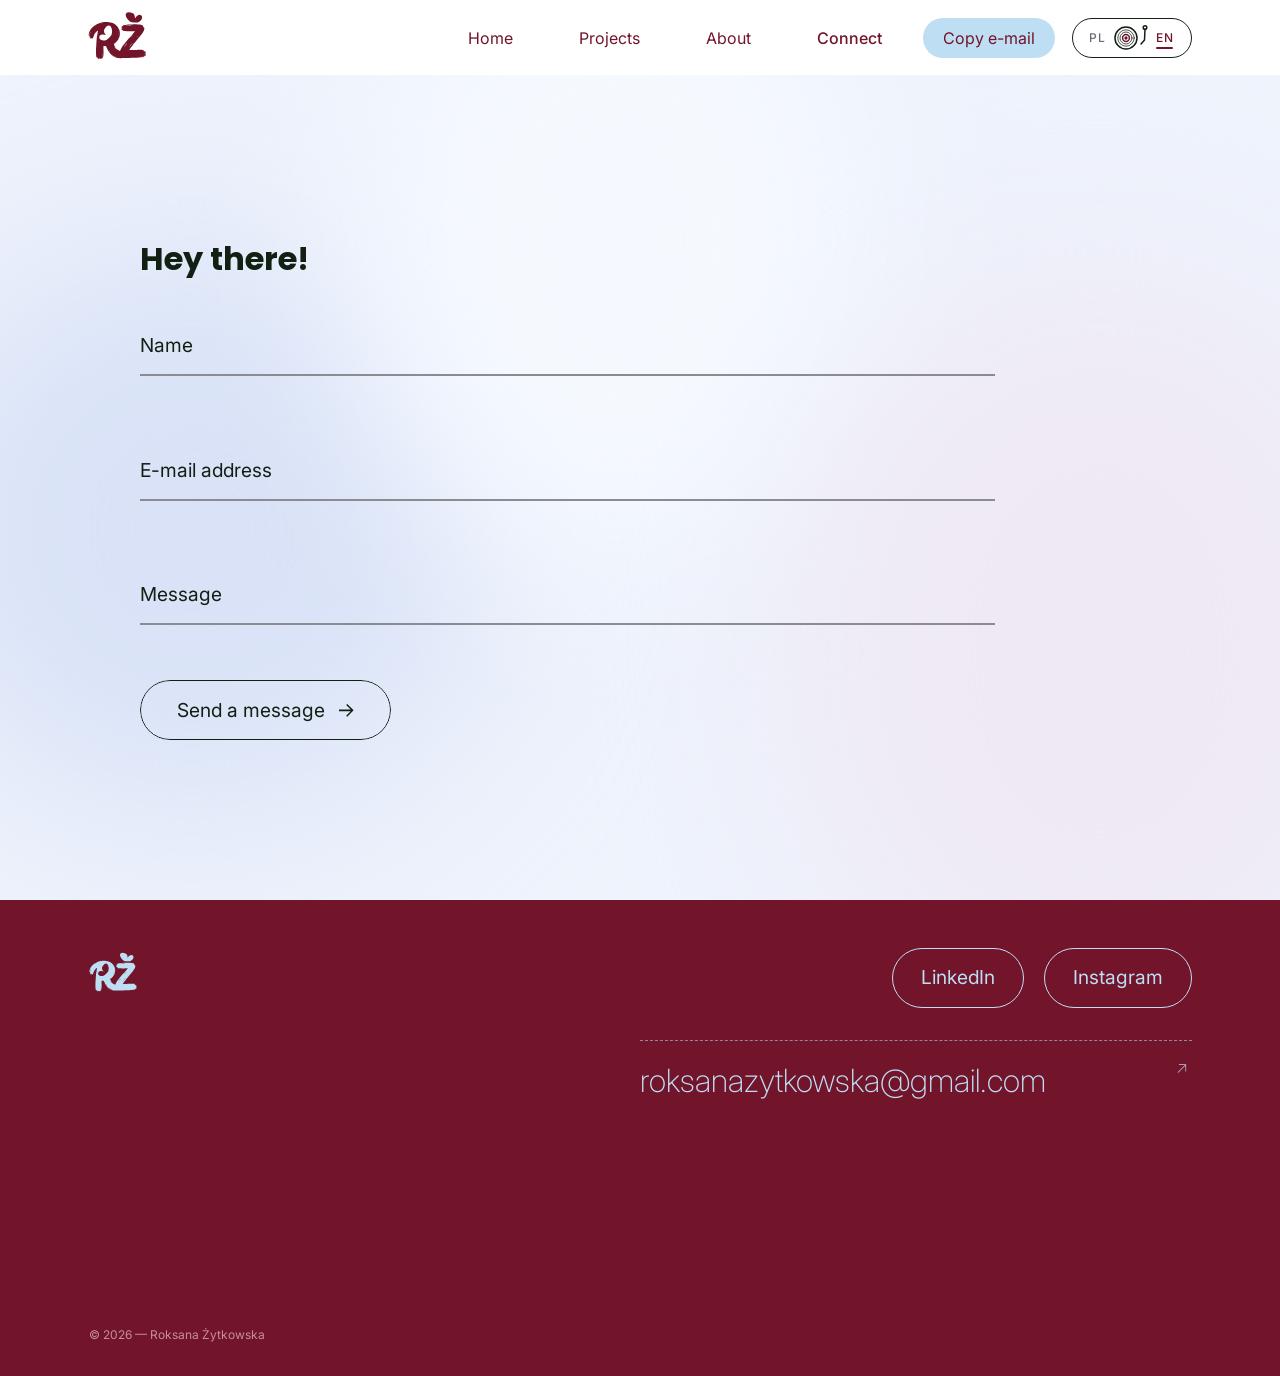
<file: connect.html>
<!doctype html>
<html lang="en">
<head>
  <meta charset="utf-8">
  <meta name="viewport" content="width=device-width, initial-scale=1">
  <title>Connect – Roksana Żytkowska</title>
  <meta name="description" content="Get in touch with Roksana Żytkowska, graphic designer and UX/UI designer – send a message about a project, a job or a collaboration.">
  <meta name="theme-color" content="#72142A">
  <link rel="icon" href="/assets/fav-icon.svg" type="image/svg+xml">

  <link rel="preconnect" href="https://fonts.googleapis.com">
  <link rel="preconnect" href="https://fonts.gstatic.com" crossorigin>
  <link rel="stylesheet" href="https://fonts.googleapis.com/css2?family=Inter:wght@200;300;400;500&family=Poppins:wght@400;700&display=swap">

  <!-- shared (every page) -->
  <link rel="stylesheet" href="/css/tokens.css">
  <link rel="stylesheet" href="/css/base.css">
  <!-- this page -->
  <link rel="stylesheet" href="/css/home.css">   <!-- "Send a message" uses the homepage .connect__btn hover -->
  <link rel="stylesheet" href="/css/connect.css">

  <script src="/js/i18n.js" defer></script>
  <script src="/js/main.js" defer></script>
  <script src="/js/connect.js" defer></script>
</head>
<body>

<a class="skip-link" href="#main">Skip to content</a>

<!-- ===================== HEADER (copy as-is to every page) ===================== -->
<header class="site-header">
  <div class="container site-header__inner">
    <a class="site-header__logo" href="/" aria-label="Roksana Żytkowska – home">
      <img src="/assets/rz-logo-bordo.svg" alt="" width="60" height="47">
    </a>

    <button class="nav-toggle" type="button" aria-expanded="false" aria-controls="site-nav">
      <span class="nav-toggle__bar" aria-hidden="true"></span>
      <span class="visually-hidden">Menu</span>
    </button>

    <nav class="site-nav" id="site-nav" aria-label="Main">
      <ul class="site-nav__list">
        <li><a class="site-nav__link" href="/">Home</a></li>
        <li><a class="site-nav__link" href="/#projects">Projects</a></li>
        <li><a class="site-nav__link" href="/about.html">About</a></li>
        <li><a class="site-nav__link" href="/connect.html">Connect</a></li>
      </ul>
      <div class="copy-email" data-copy-email="roksanazytkowska@gmail.com">
        <button class="copy-email__btn" type="button">
          <span class="copy-email__labels">
            <span class="copy-email__label copy-email__label--default">Copy e-mail</span>
            <span class="copy-email__label copy-email__label--done" aria-hidden="true">Copied!
              <svg class="copy-email__check" viewBox="0 0 12 10" fill="none" aria-hidden="true" focusable="false"><path d="M1 5.5 4.2 8.5 11 1.5" stroke="currentColor" stroke-width="1.3" stroke-linecap="round" stroke-linejoin="round"/></svg>
            </span>
          </span>
        </button>
        <span class="copy-email__status visually-hidden" role="status" aria-live="polite"></span>
      </div>
    </nav>
    <button class="lang-switch" type="button" data-lang-switch data-lang="en" lang="en" aria-label="Change language to Polish" aria-describedby="lang-switch-state">
      <span class="lang-switch__plate" aria-hidden="true">
        <span class="lang-switch__mark lang-switch__mark--pl">PL</span>
        <span class="lang-switch__deck">
          <span class="lang-switch__flip">
            <span class="lang-switch__face lang-switch__face--a">
              <svg class="lang-switch__disc" viewBox="0 0 24 24" focusable="false">
                <circle class="ls-fill" cx="12" cy="12" r="11"/>
                <circle class="ls-groove" cx="12" cy="12" r="8.2"/>
                <circle class="ls-groove" cx="12" cy="12" r="6"/>
                <circle class="ls-accent ls-solid" cx="12" cy="12" r="3.4"/>
                <circle class="ls-hole" cx="12" cy="12" r=".9"/>
              </svg>
            </span>
            <span class="lang-switch__face lang-switch__face--b">
              <svg class="lang-switch__disc" viewBox="0 0 24 24" focusable="false">
                <circle class="ls-fill" cx="12" cy="12" r="11"/>
                <circle class="ls-groove" cx="12" cy="12" r="8.2"/>
                <circle class="ls-groove" cx="12" cy="12" r="6"/>
                <circle class="ls-accent" cx="12" cy="12" r="3.4"/>
                <circle class="ls-accent ls-solid" cx="12" cy="12" r=".9"/>
              </svg>
            </span>
          </span>
          <svg class="lang-switch__arm" viewBox="0 0 10 22" focusable="false">
            <circle class="ls-fill" cx="7" cy="2.5" r="1.8"/>
            <path d="M7 4.3 6.5 15 3 19"/>
          </svg>
        </span>
        <span class="lang-switch__mark lang-switch__mark--en">EN</span>
      </span>
      <span class="visually-hidden" id="lang-switch-state">Current language: English</span>
    </button>
  </div>
</header>
<!-- =================== /HEADER =================== -->

<main id="main" class="connect-page">

  <!-- ===================== CONTACT FORM (Figma screens/connect.png) ===================== -->
  <section class="contact" aria-labelledby="contact-title">
    <div class="contact__bg" aria-hidden="true">
      <span class="contact__blob contact__blob--a"></span>
      <span class="contact__blob contact__blob--b"></span>
      <span class="contact__blob contact__blob--c"></span>
    </div>

    <div class="container">
      <div class="contact__inner">
        <h1 class="h2 contact__title" id="contact-title">Hey there!</h1>

        <!-- No mail server: on submit connect.js opens the visitor's e-mail app
             with the message ready to send to roksanazytkowska@gmail.com -->
        <form class="contact-form" action="mailto:roksanazytkowska@gmail.com" method="post" enctype="text/plain" novalidate data-contact-form>
          <div class="field">
            <input class="field__input" type="text" id="cf-name" name="name" autocomplete="name" placeholder=" " required aria-describedby="cf-name-error">
            <label class="field__label" for="cf-name">Name</label>
            <p class="field__error" id="cf-name-error" data-error-for="cf-name"></p>
          </div>

          <div class="field">
            <input class="field__input" type="email" id="cf-email" name="email" autocomplete="email" placeholder=" " required aria-describedby="cf-email-error">
            <label class="field__label" for="cf-email">E-mail address</label>
            <p class="field__error" id="cf-email-error" data-error-for="cf-email"></p>
          </div>

          <div class="field field--message">
            <textarea class="field__input field__input--area" id="cf-message" name="message" rows="1" placeholder=" " required aria-describedby="cf-message-error"></textarea>
            <label class="field__label" for="cf-message">Message</label>
            <p class="field__error" id="cf-message-error" data-error-for="cf-message"></p>
          </div>

          <button class="btn connect__btn contact-form__btn" type="submit">
            Send a message <span class="icon icon--right" aria-hidden="true"></span>
          </button>
          <p class="contact-form__status" role="status" aria-live="polite" data-form-status></p>
        </form>
      </div>
    </div>
  </section>

</main>

<!-- ===================== FOOTER (copy as-is to every page) ===================== -->
<footer class="site-footer">
  <div class="container site-footer__inner">
    <a class="site-footer__logo" href="/" aria-label="Roksana Żytkowska – home">
      <img src="/assets/rz-logo-light.svg" alt="" width="52" height="40">
    </a>

    <div class="site-footer__aside">
      <ul class="site-footer__social" aria-label="Social media">
        
        <li><a class="btn btn--on-dark" href="https://www.linkedin.com/in/roksana-%C5%BCytkowska-874285223/" target="_blank" rel="noopener noreferrer">LinkedIn<span class="visually-hidden"> (opens in a new tab)</span></a></li>
        <li><a class="btn btn--on-dark" href="https://www.instagram.com/roksana_design_/" target="_blank" rel="noopener noreferrer">Instagram<span class="visually-hidden"> (opens in a new tab)</span></a></li>
      </ul>
      <a class="footer-mail" href="mailto:roksanazytkowska@gmail.com">
        roksanazytkowska@gmail.com<span class="footer-mail__arrow" aria-hidden="true">↗</span>
      </a>
    </div>

    <p class="site-footer__copy">© 2026 — Roksana Żytkowska</p>
  </div>
</footer>
<!-- =================== /FOOTER =================== -->

</body>
</html>
</file>
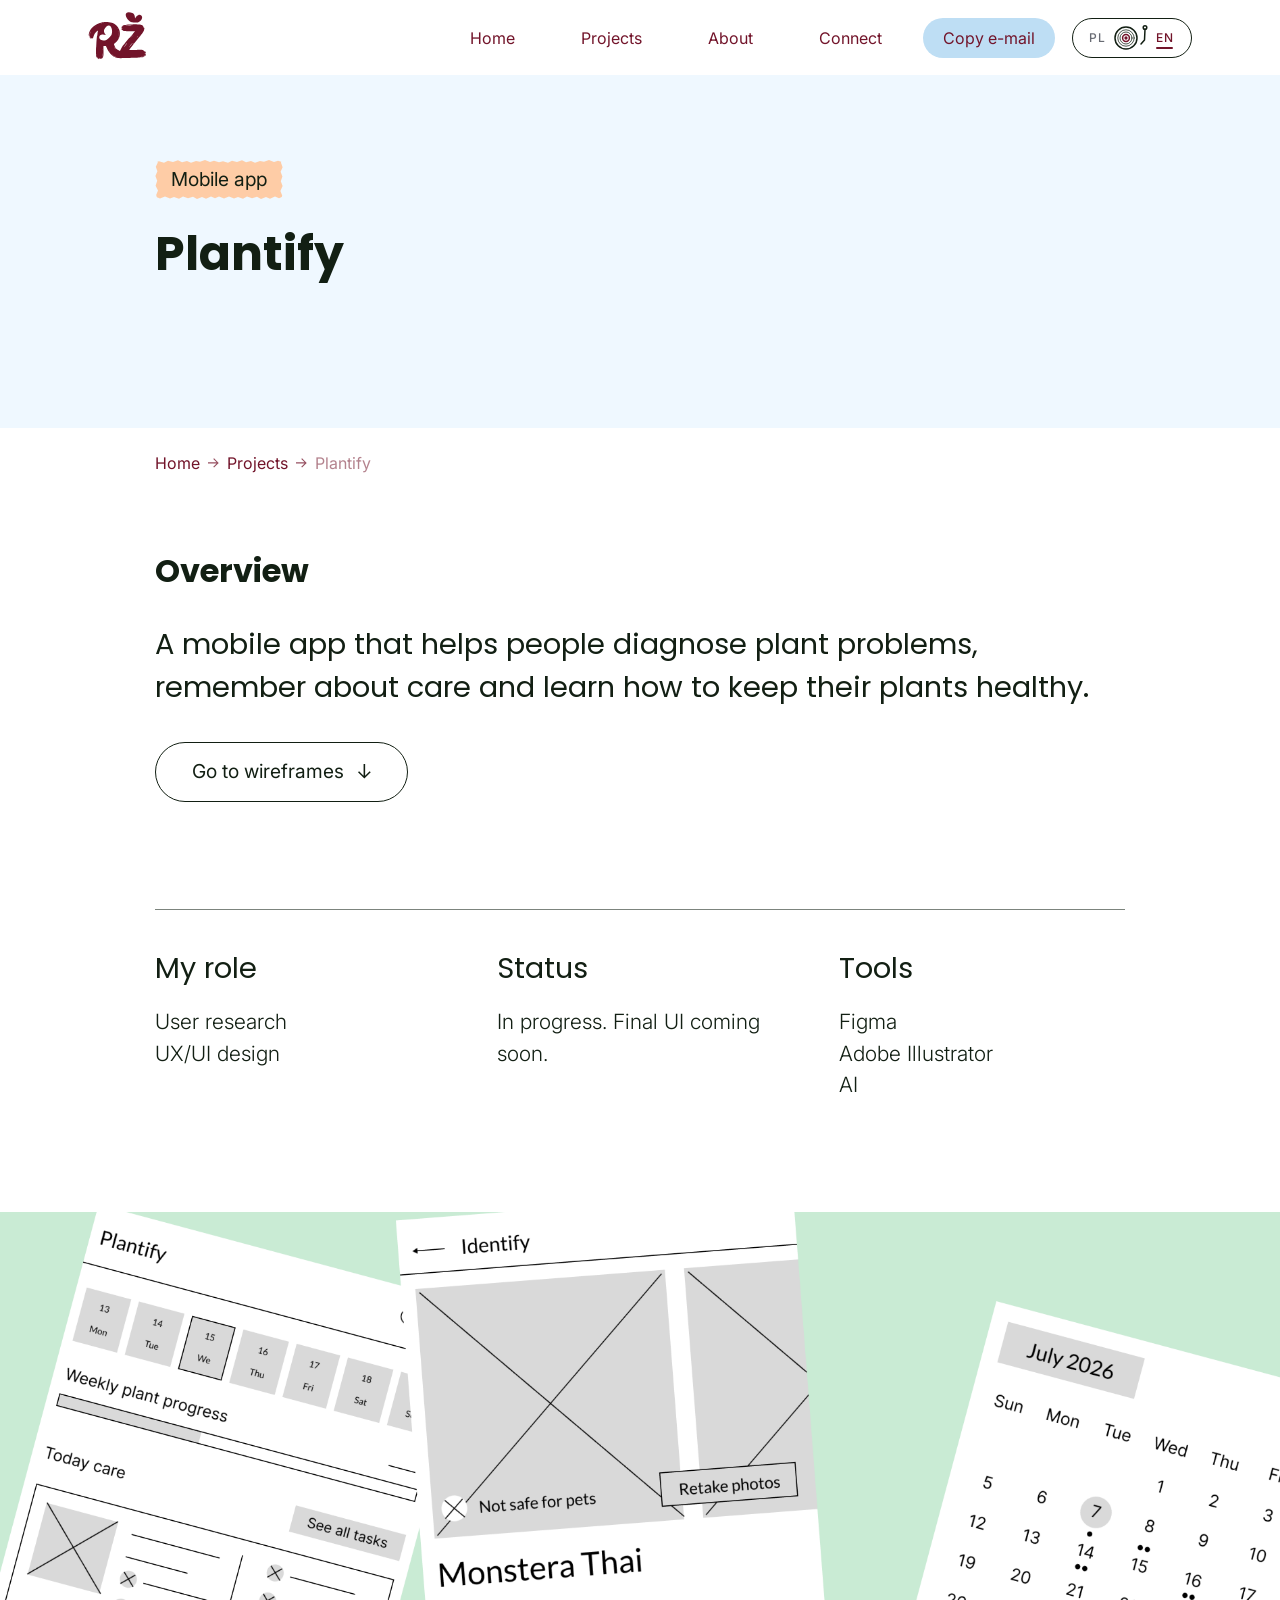
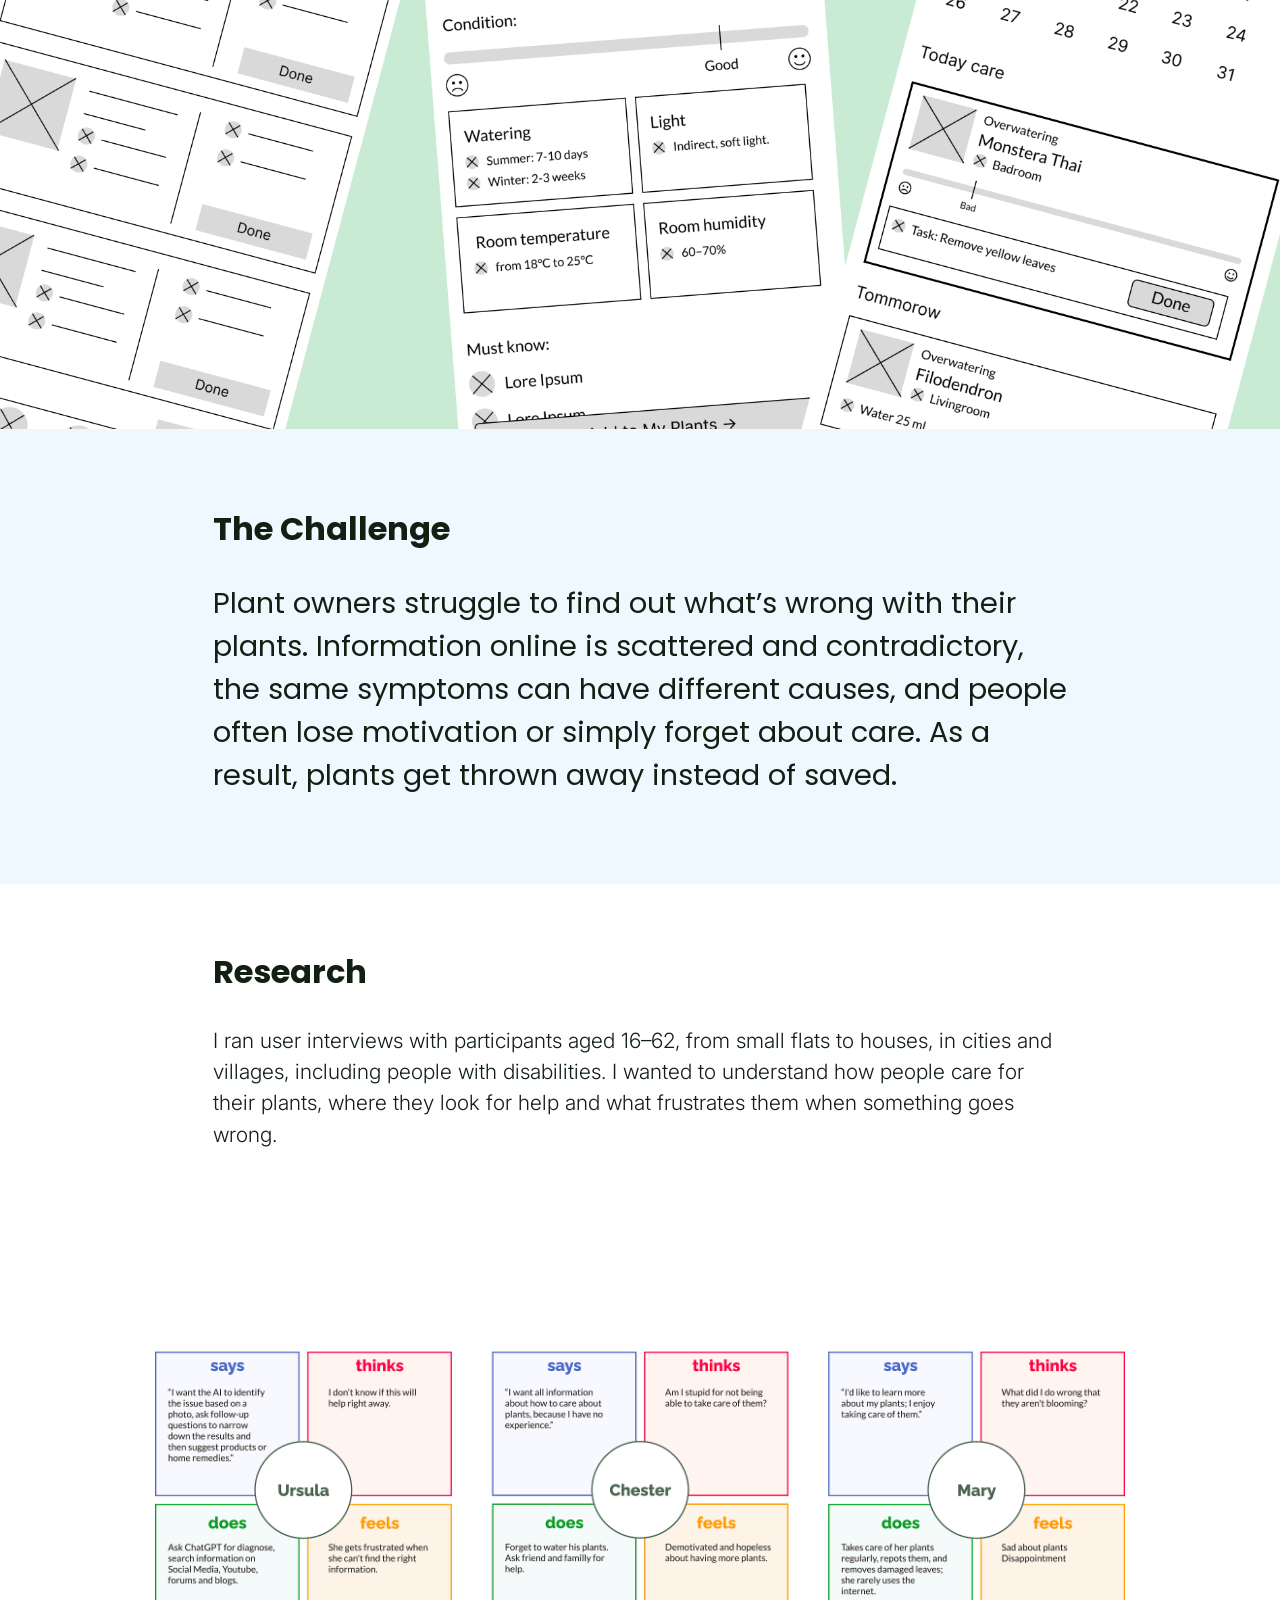
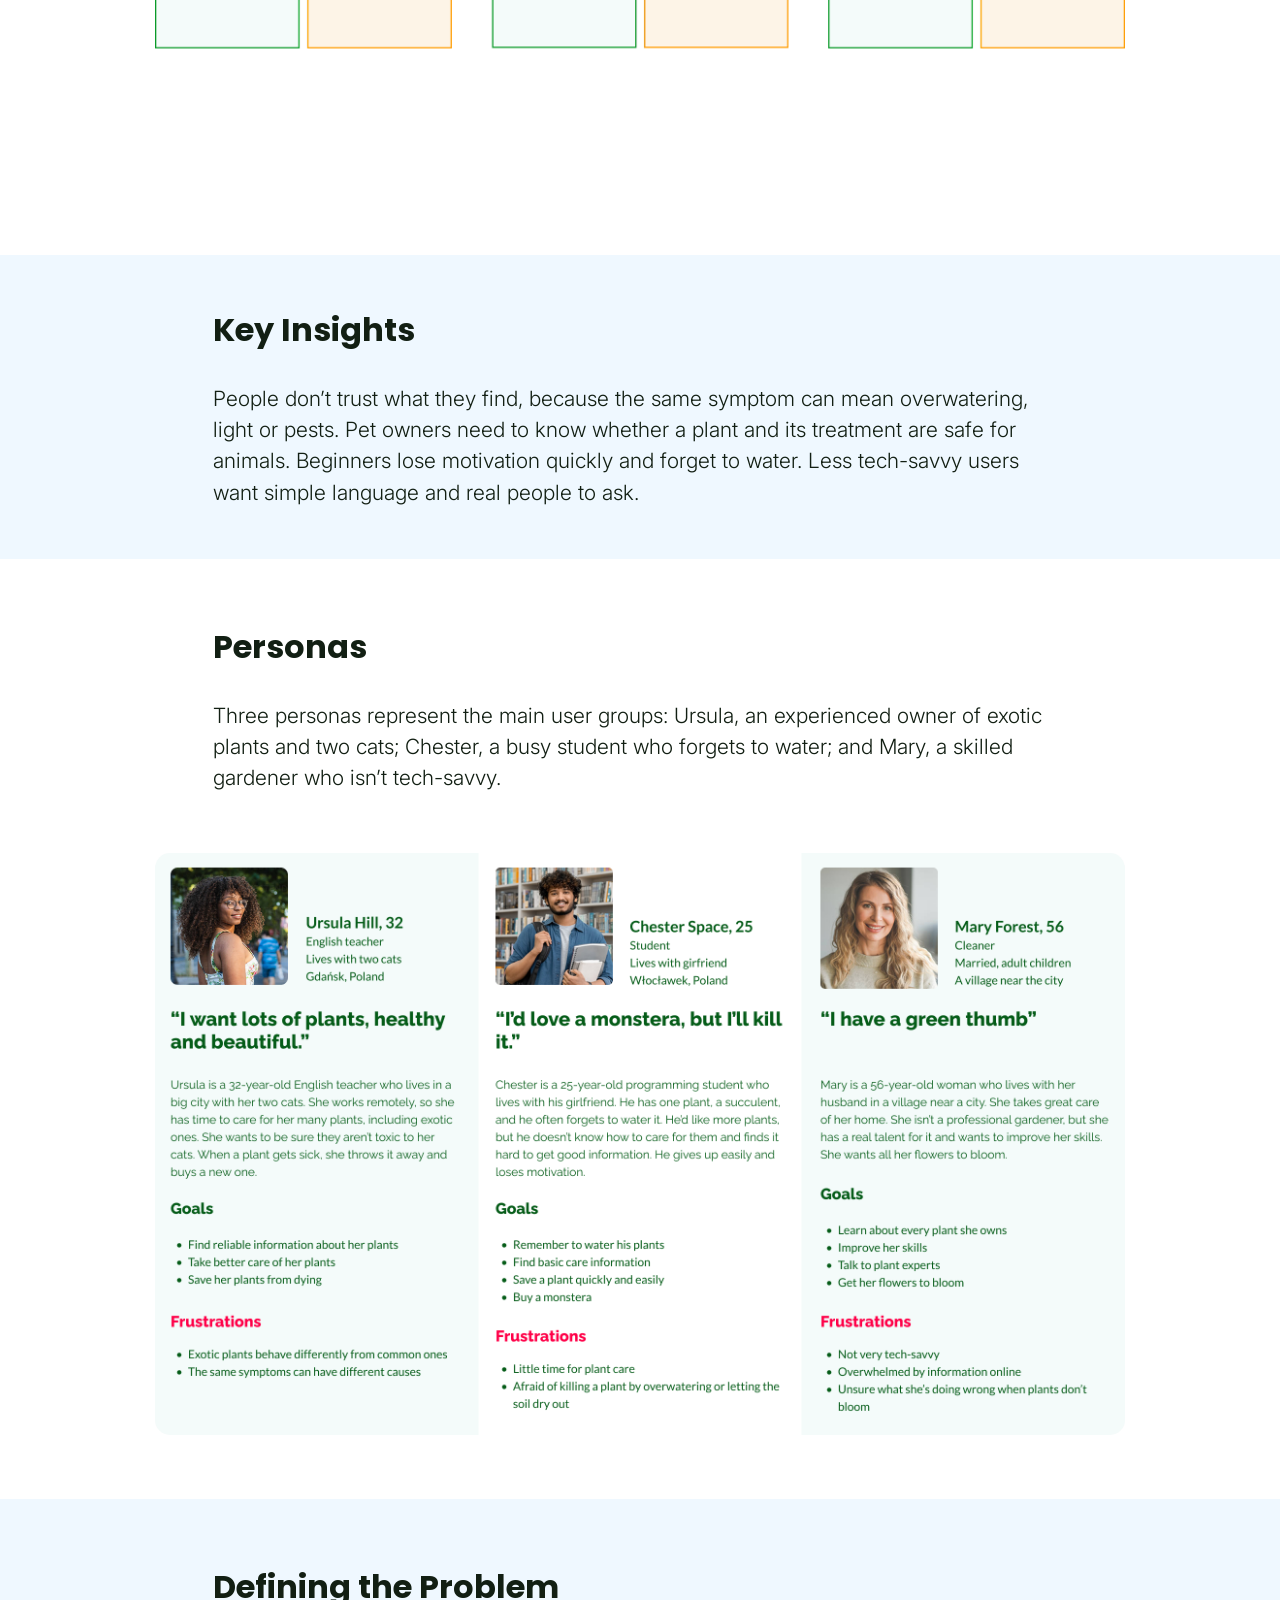
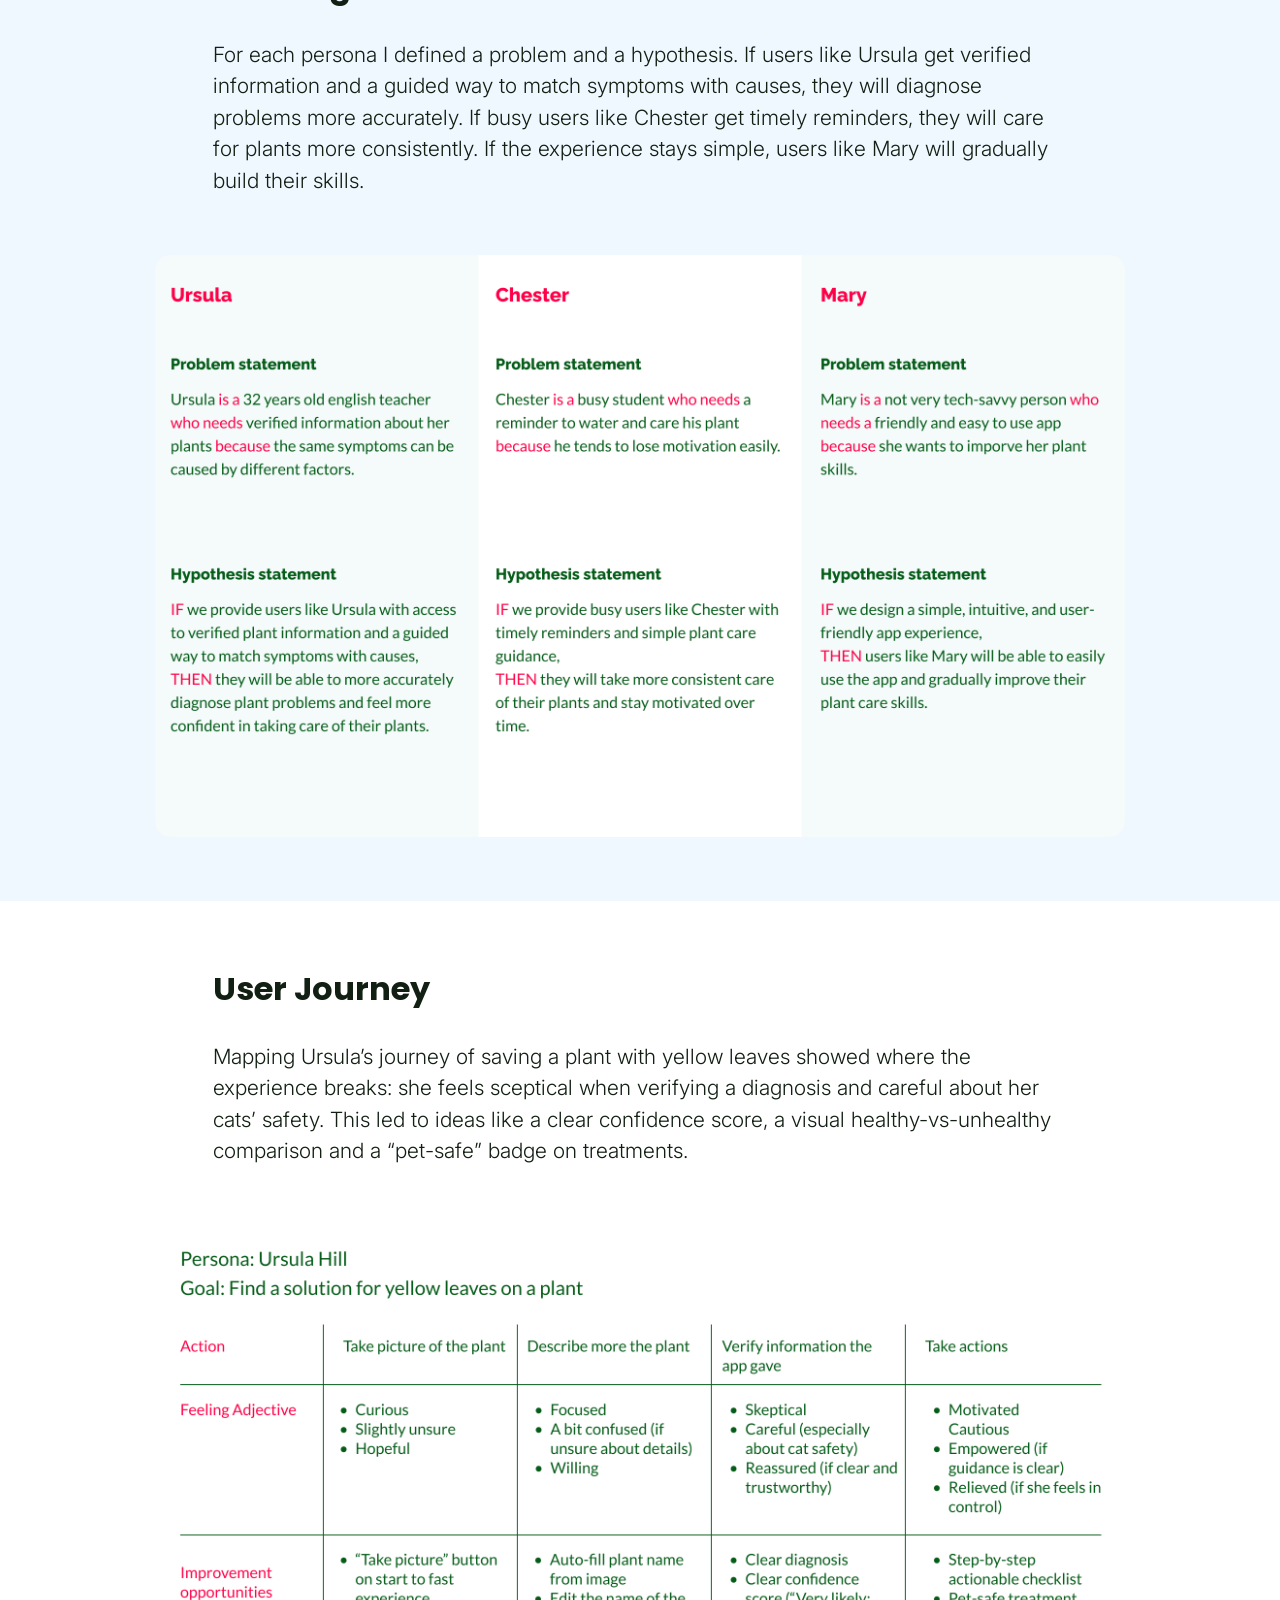
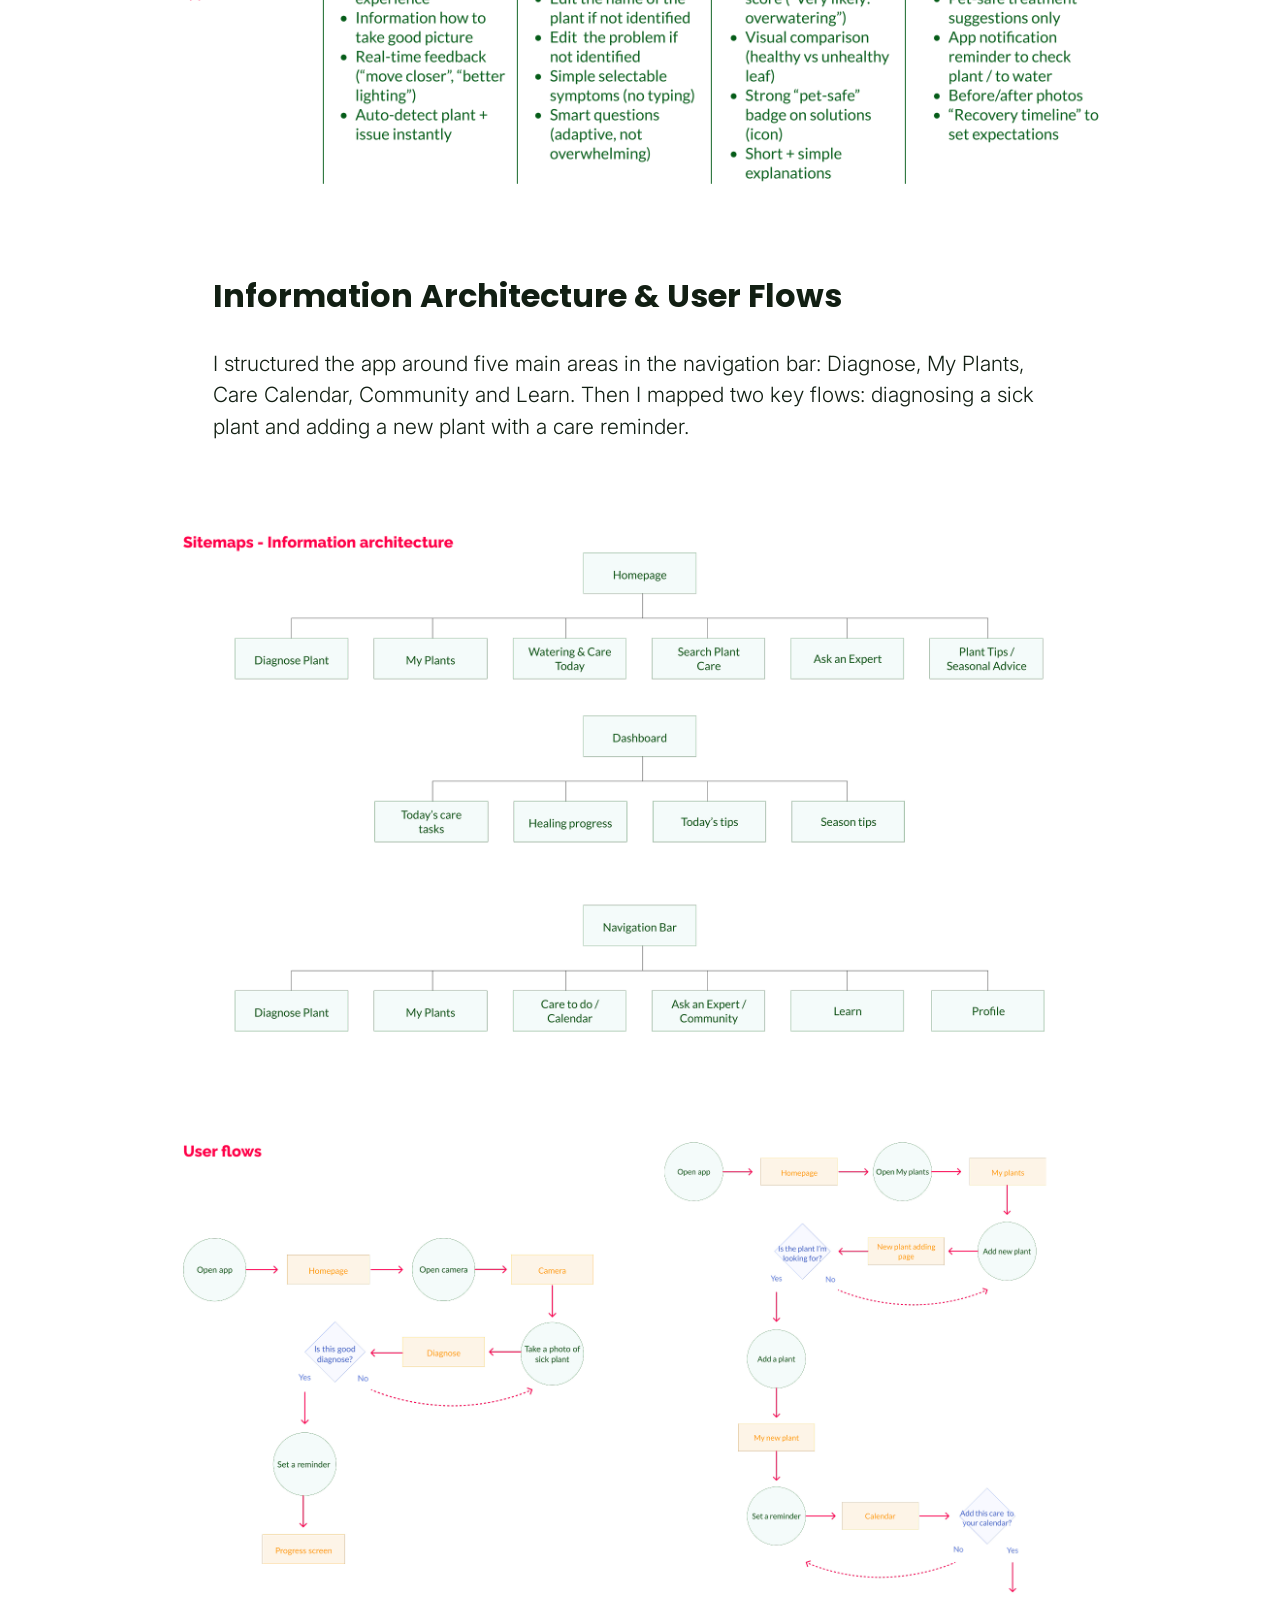
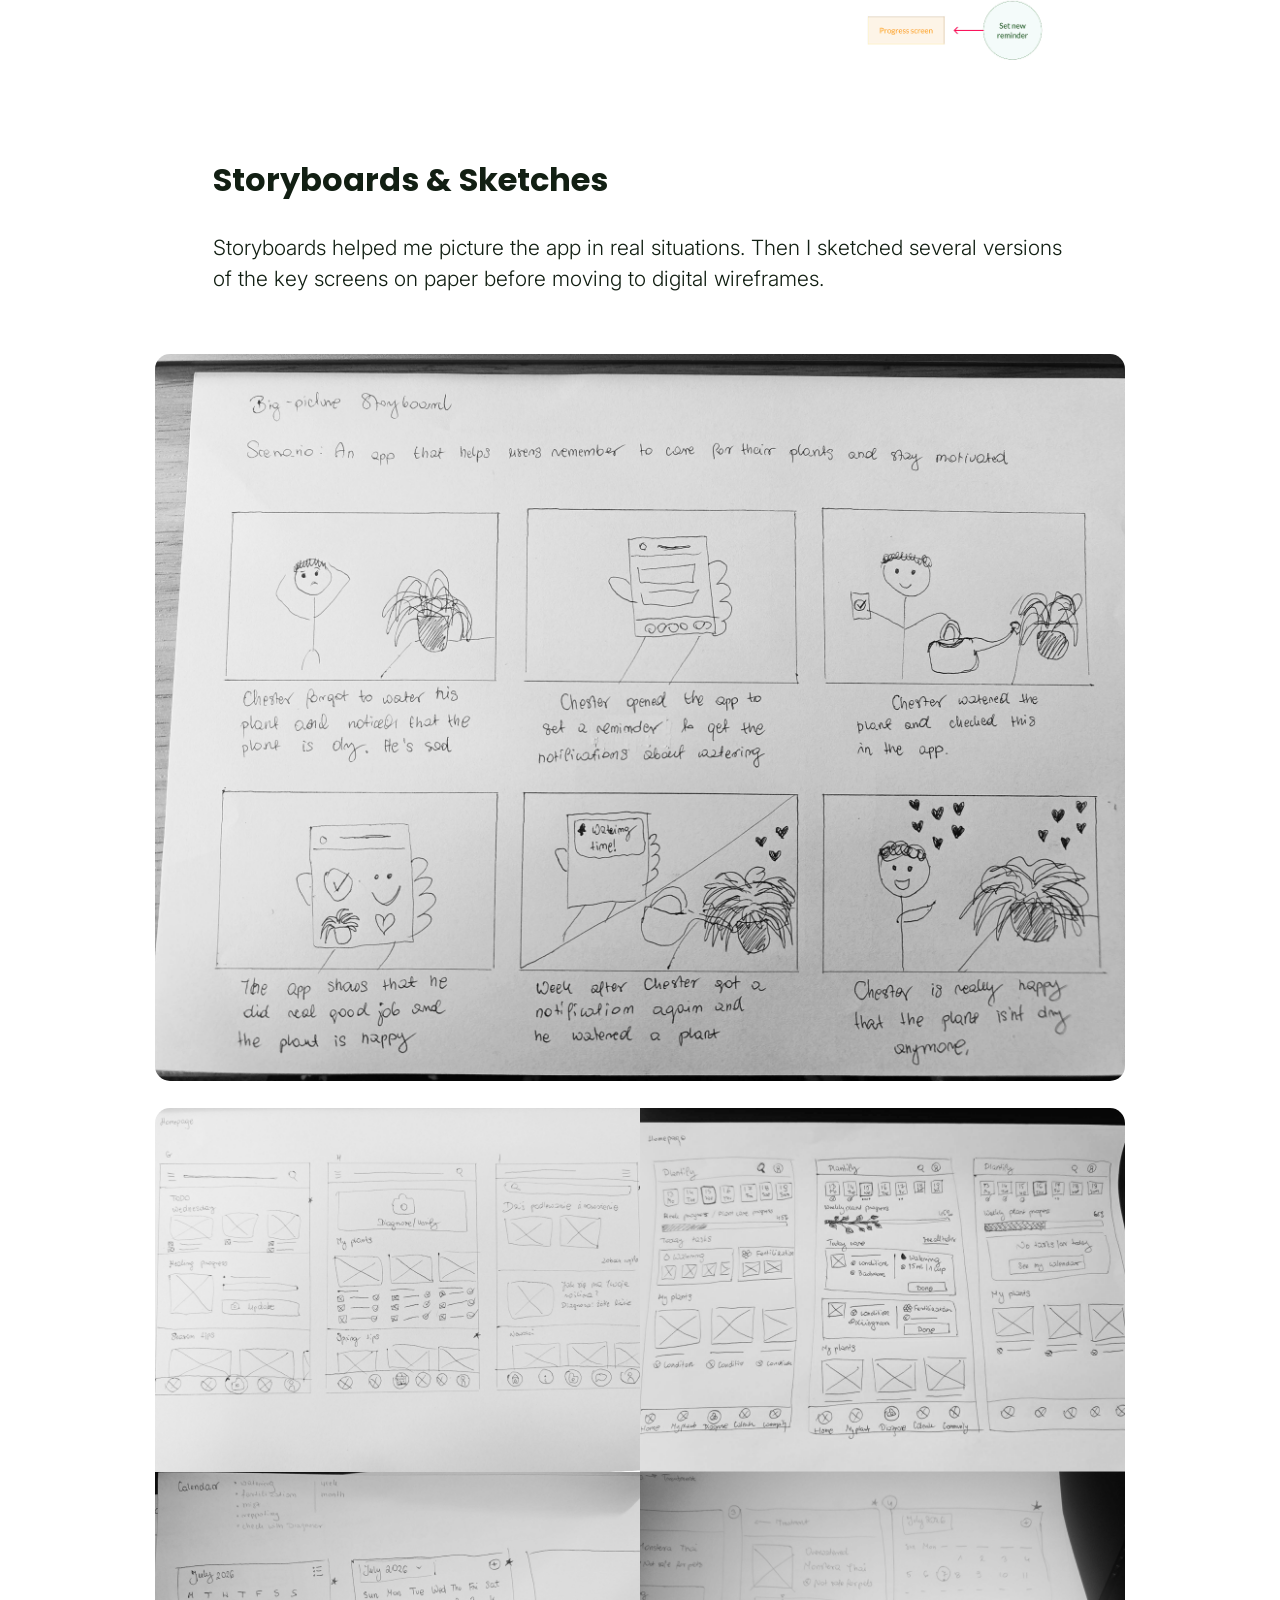
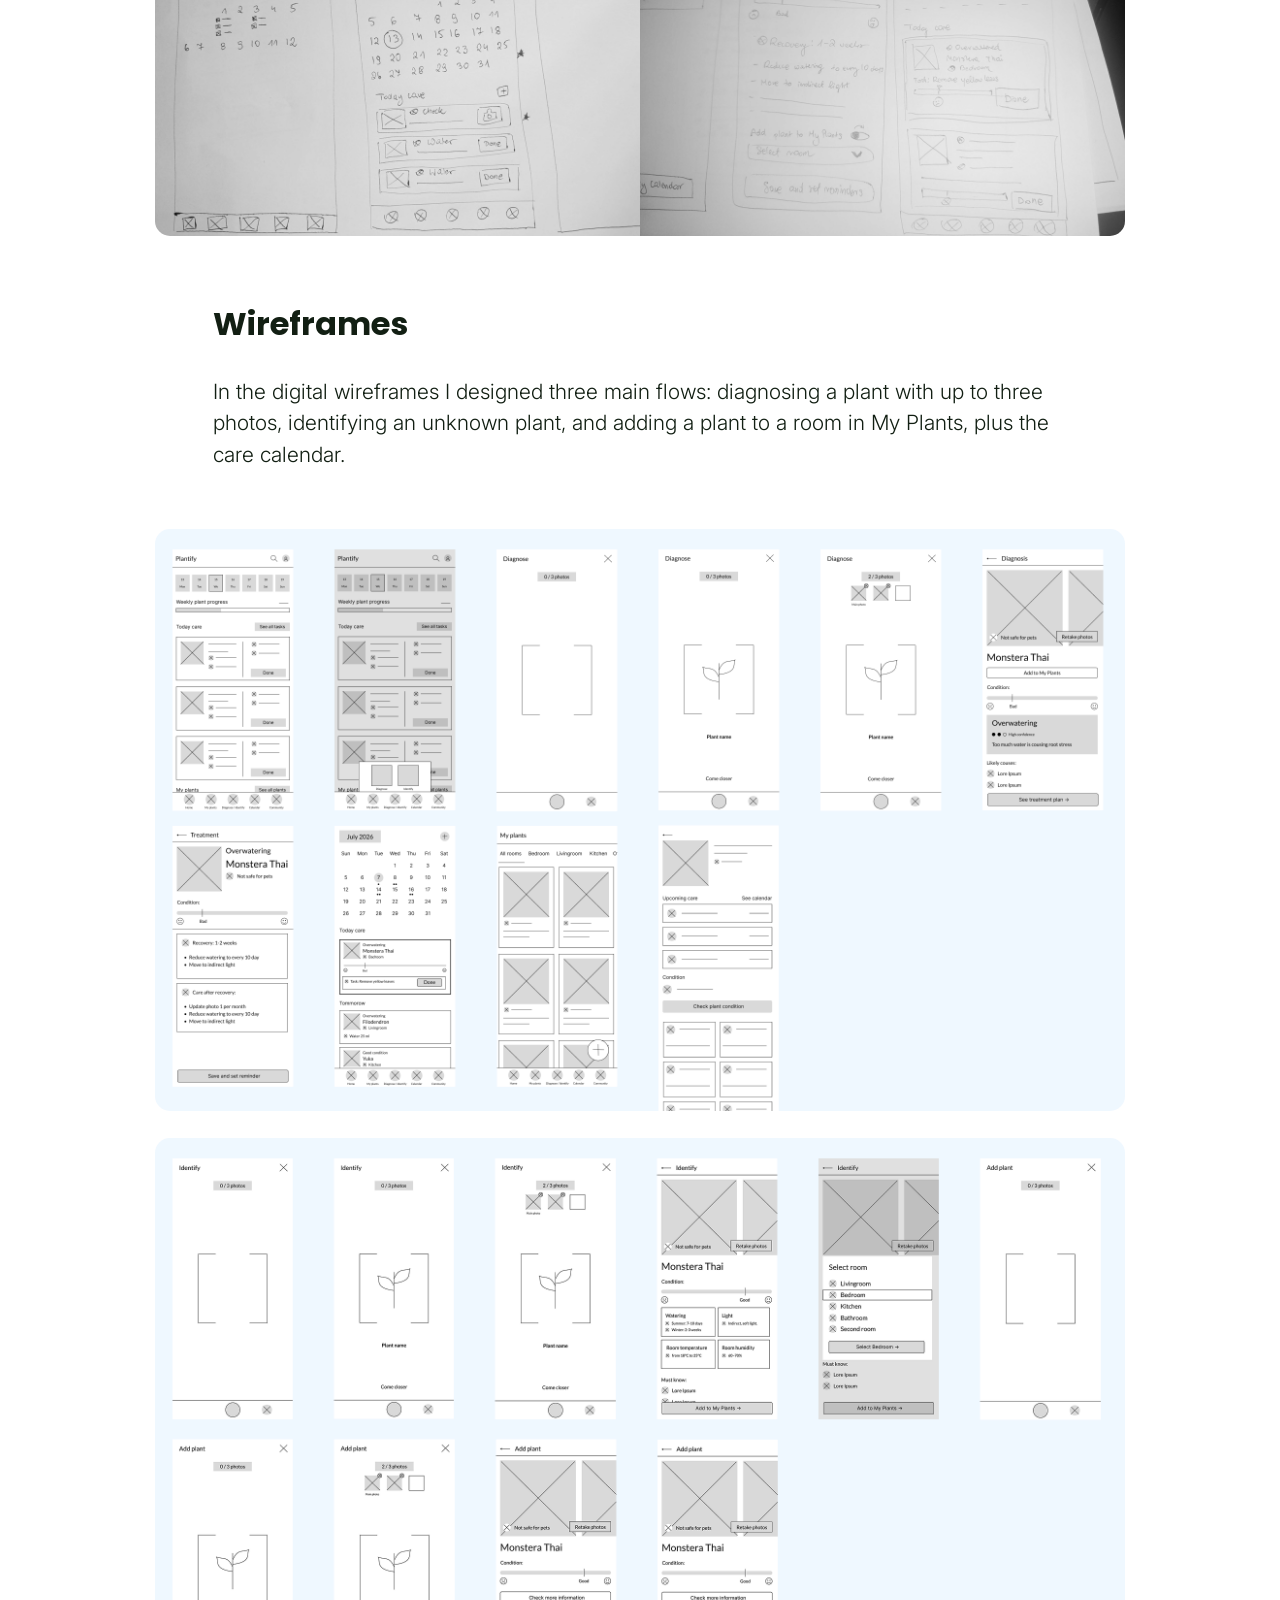
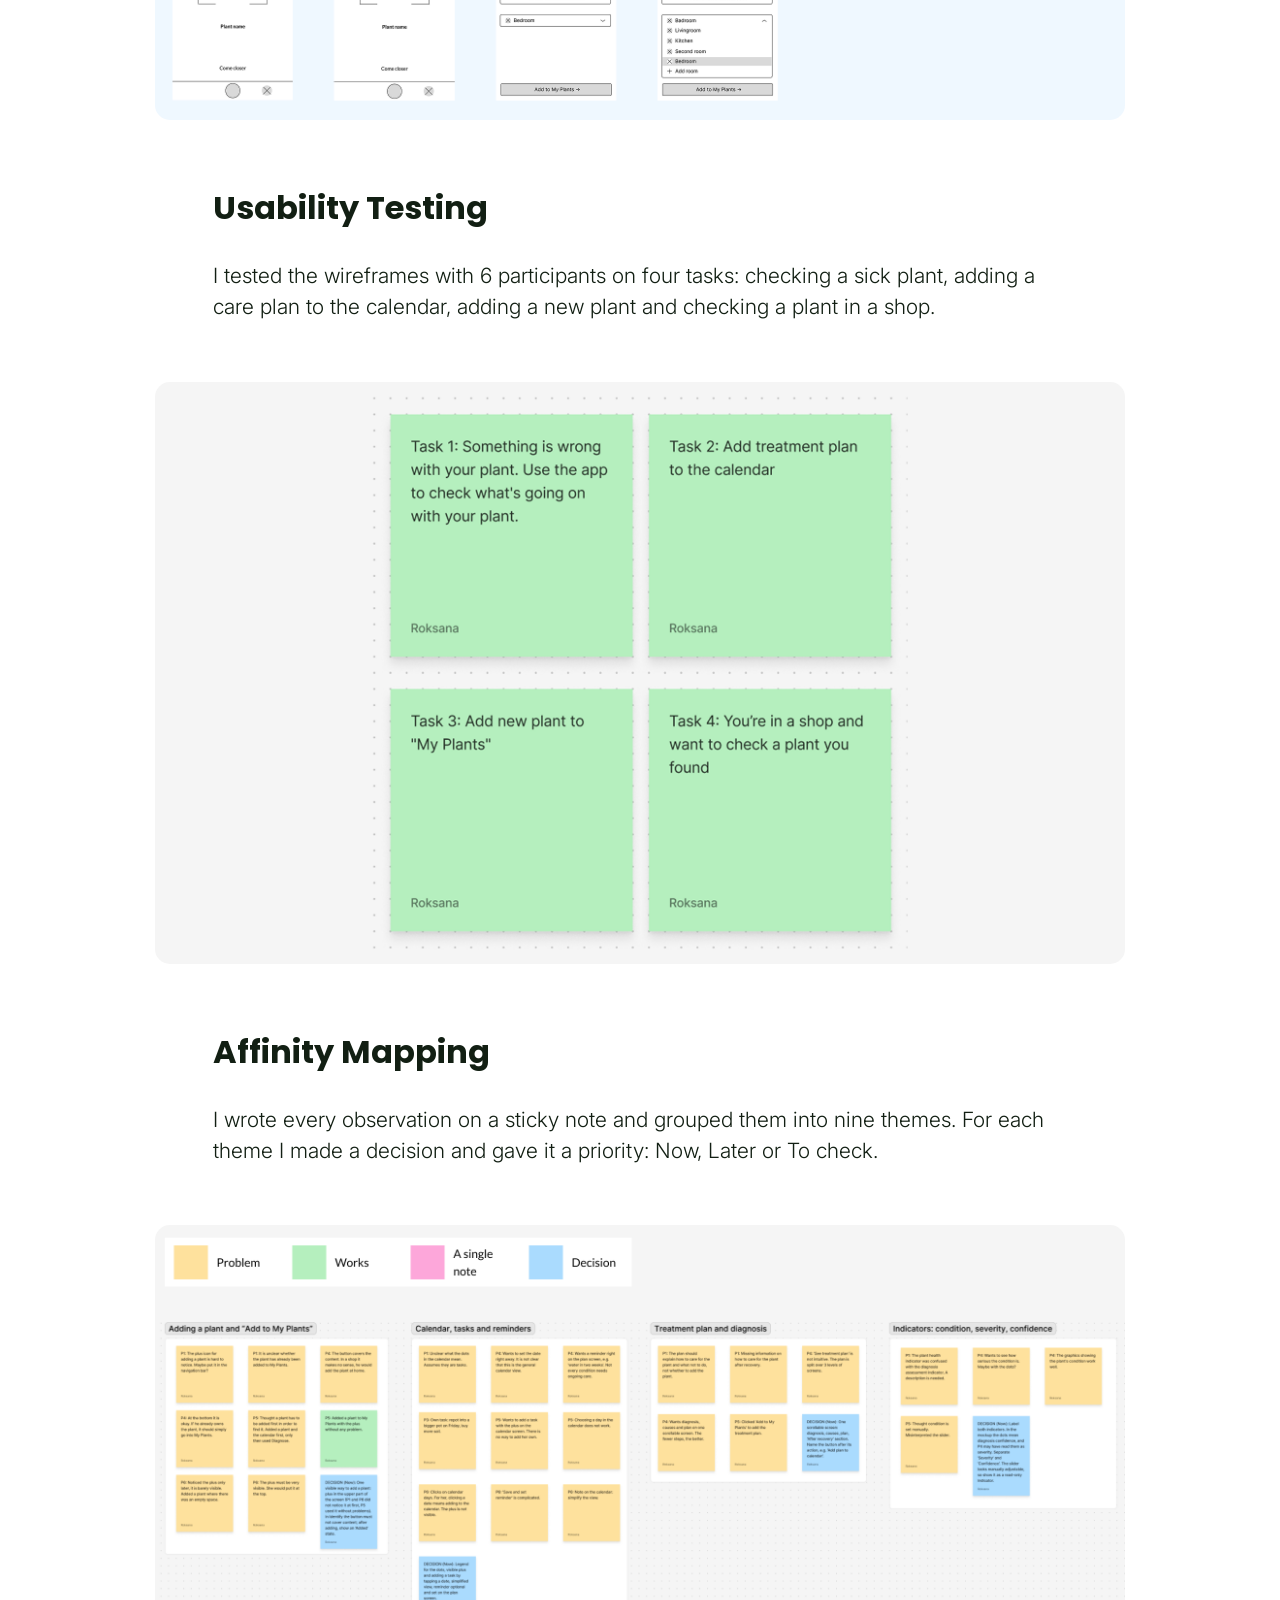
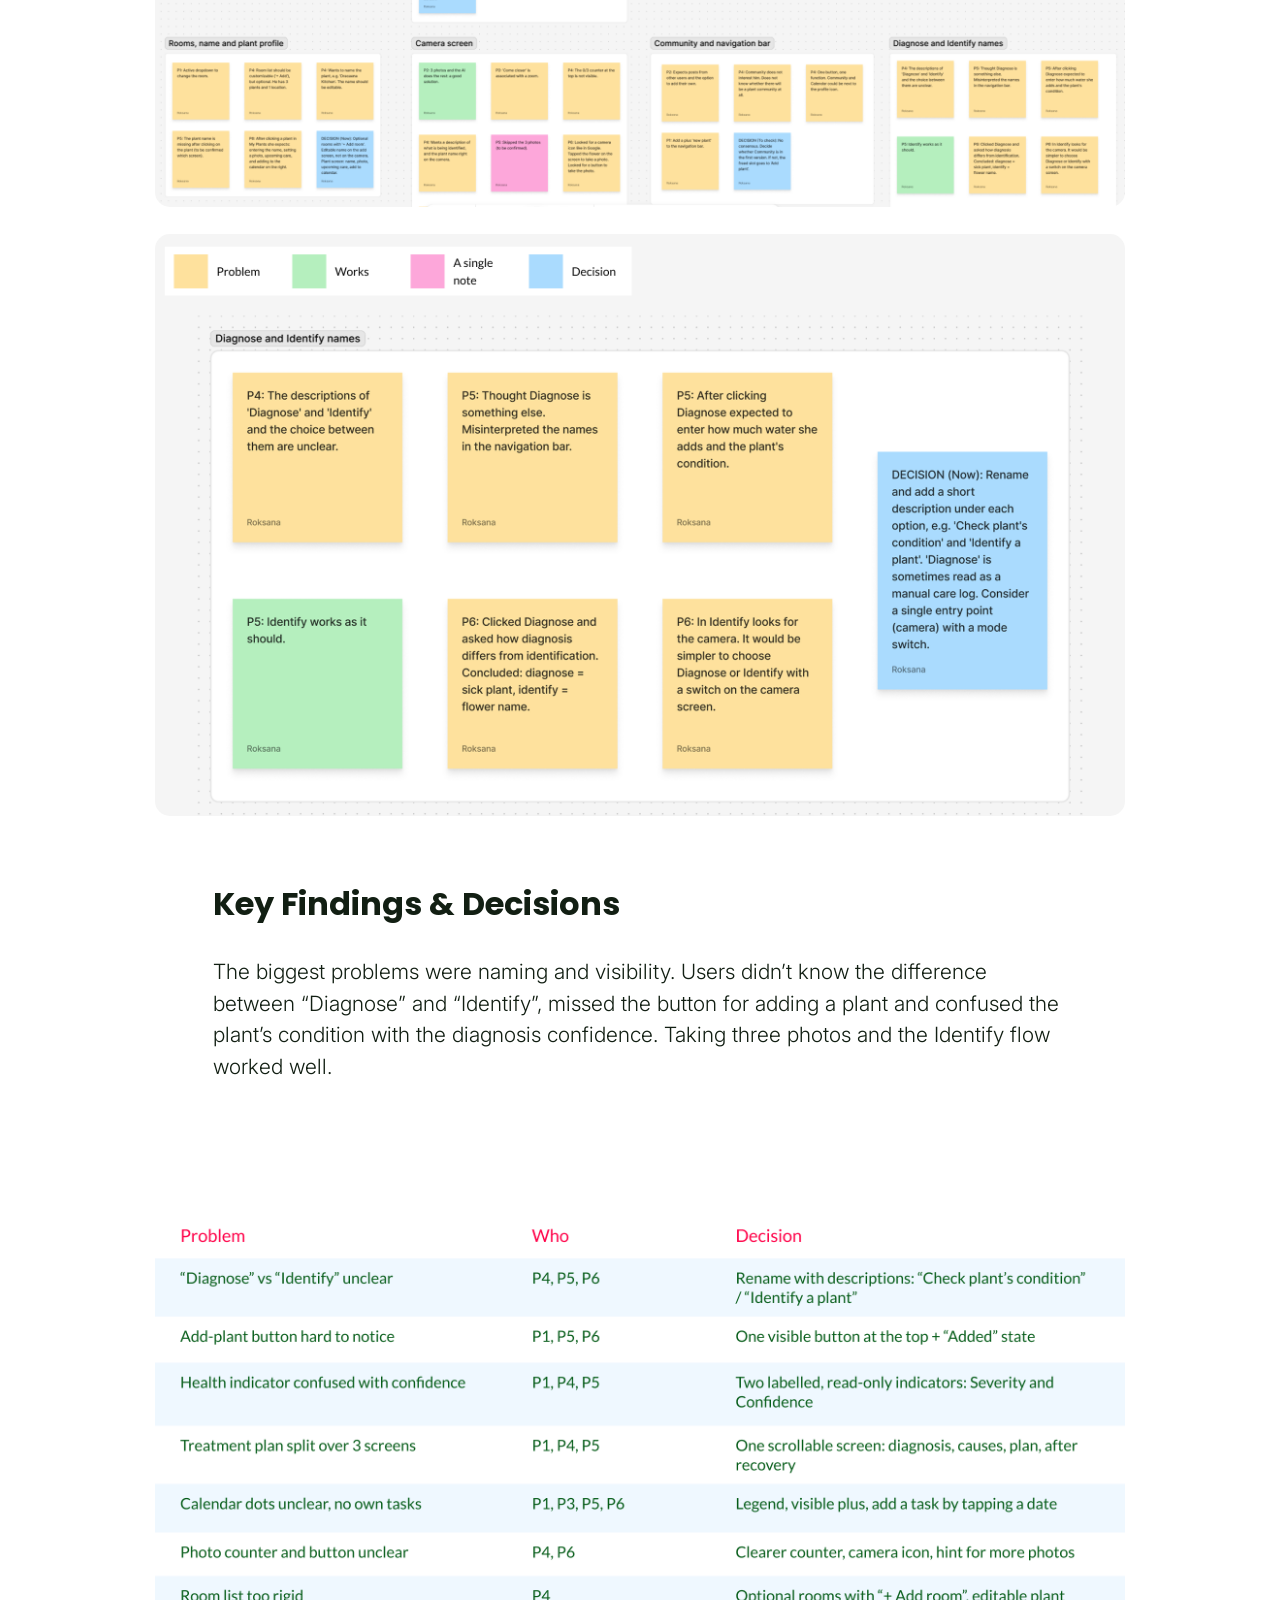
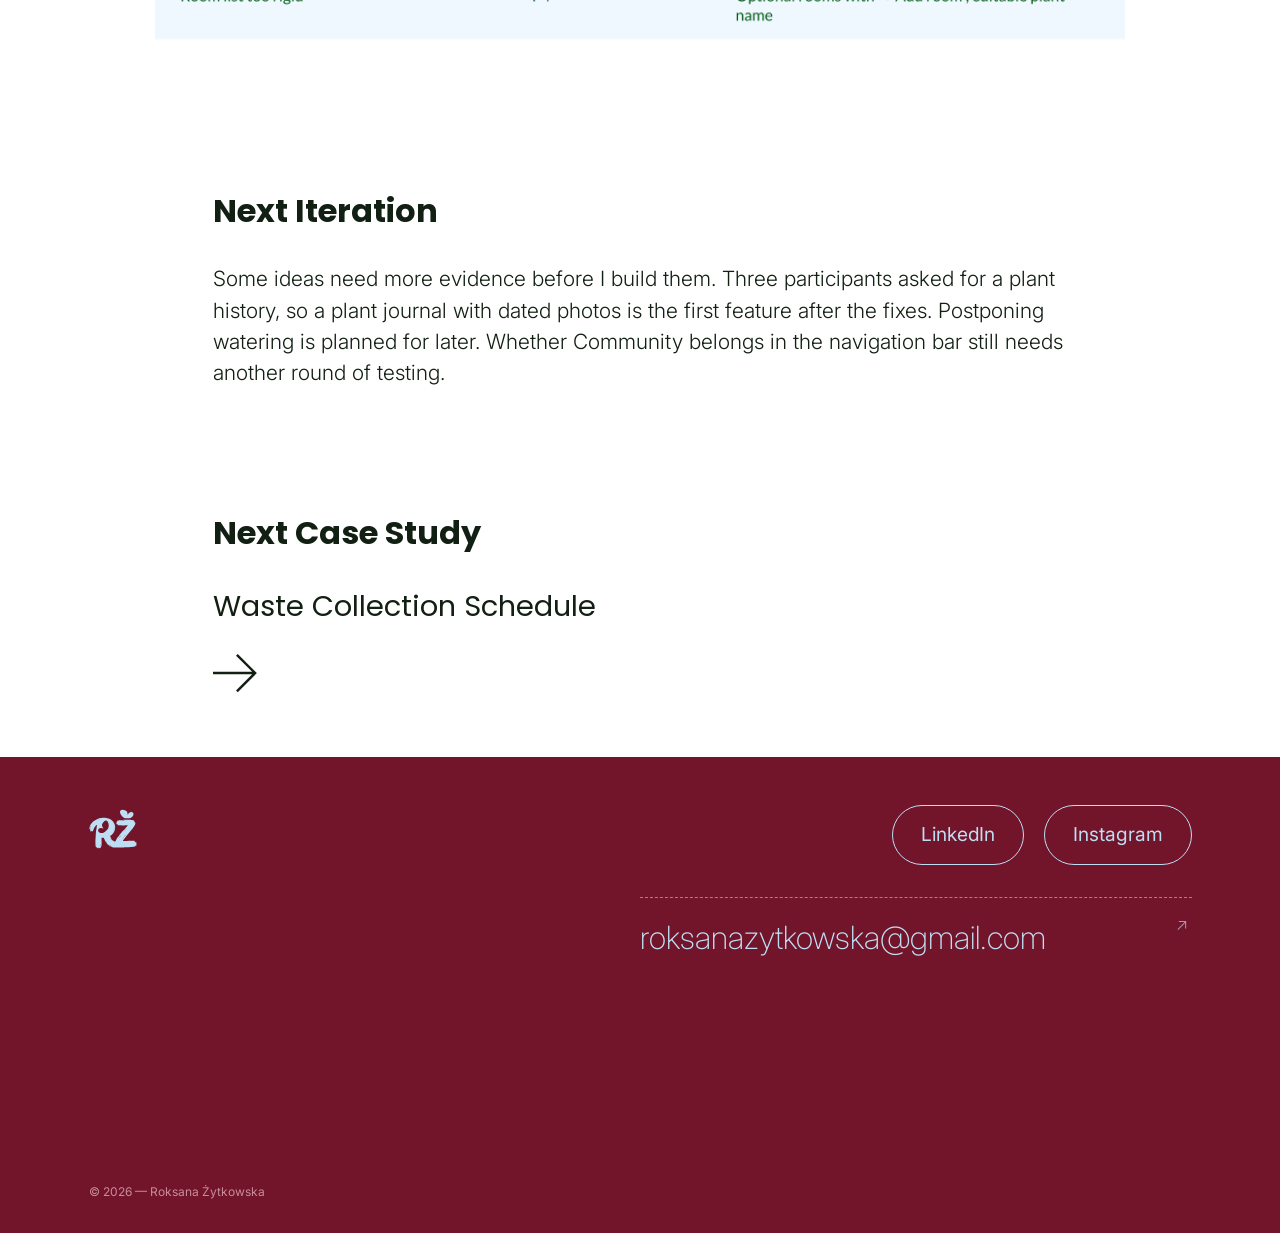
<file: projects/plantify.html>
<!doctype html>
<html lang="en">
<head>
  <meta charset="utf-8">
  <meta name="viewport" content="width=device-width, initial-scale=1">
  <title>Plantify – case study · Roksana Żytkowska</title>
  <meta name="description" content="UX/UI case study: Plantify, a mobile app that helps people diagnose plant problems, remember about care and keep their plants healthy – from research to tested wireframes.">
  <meta name="theme-color" content="#72142A">
  <link rel="icon" href="/assets/fav-icon.svg" type="image/svg+xml">

  <link rel="preconnect" href="https://fonts.googleapis.com">
  <link rel="preconnect" href="https://fonts.gstatic.com" crossorigin>
  <link rel="stylesheet" href="https://fonts.googleapis.com/css2?family=Inter:wght@200;300;400;500&family=Poppins:wght@400;700&display=swap">

  <!-- shared (every page) -->
  <link rel="stylesheet" href="/css/tokens.css">
  <link rel="stylesheet" href="/css/base.css">
  <!-- case study pages -->
  <link rel="stylesheet" href="/css/case-study.css">

  <script src="/js/i18n.js" defer></script>
  <script src="/js/main.js" defer></script>
  <script src="/js/case-study.js" defer></script>
</head>
<body>

<a class="skip-link" href="#main">Skip to content</a>

<!-- ===================== HEADER (copy as-is to every page) ===================== -->
<header class="site-header">
  <div class="container site-header__inner">
    <a class="site-header__logo" href="/" aria-label="Roksana Żytkowska – home">
      <img src="/assets/rz-logo-bordo.svg" alt="" width="60" height="47">
    </a>

    <button class="nav-toggle" type="button" aria-expanded="false" aria-controls="site-nav">
      <span class="nav-toggle__bar" aria-hidden="true"></span>
      <span class="visually-hidden">Menu</span>
    </button>

    <nav class="site-nav" id="site-nav" aria-label="Main">
      <ul class="site-nav__list">
        <li><a class="site-nav__link" href="/">Home</a></li>
        <li><a class="site-nav__link" href="/#projects">Projects</a></li>
        <li><a class="site-nav__link" href="/about.html">About</a></li>
        <li><a class="site-nav__link" href="/connect.html">Connect</a></li>
      </ul>
      <div class="copy-email" data-copy-email="roksanazytkowska@gmail.com">
        <button class="copy-email__btn" type="button">
          <span class="copy-email__labels">
            <span class="copy-email__label copy-email__label--default">Copy e-mail</span>
            <span class="copy-email__label copy-email__label--done" aria-hidden="true">Copied!
              <svg class="copy-email__check" viewBox="0 0 12 10" fill="none" aria-hidden="true" focusable="false"><path d="M1 5.5 4.2 8.5 11 1.5" stroke="currentColor" stroke-width="1.3" stroke-linecap="round" stroke-linejoin="round"/></svg>
            </span>
          </span>
        </button>
        <span class="copy-email__status visually-hidden" role="status" aria-live="polite"></span>
      </div>
    </nav>
    <button class="lang-switch" type="button" data-lang-switch data-lang="en" lang="en" aria-label="Change language to Polish" aria-describedby="lang-switch-state">
      <span class="lang-switch__plate" aria-hidden="true">
        <span class="lang-switch__mark lang-switch__mark--pl">PL</span>
        <span class="lang-switch__deck">
          <span class="lang-switch__flip">
            <span class="lang-switch__face lang-switch__face--a">
              <svg class="lang-switch__disc" viewBox="0 0 24 24" focusable="false">
                <circle class="ls-fill" cx="12" cy="12" r="11"/>
                <circle class="ls-groove" cx="12" cy="12" r="8.2"/>
                <circle class="ls-groove" cx="12" cy="12" r="6"/>
                <circle class="ls-accent ls-solid" cx="12" cy="12" r="3.4"/>
                <circle class="ls-hole" cx="12" cy="12" r=".9"/>
              </svg>
            </span>
            <span class="lang-switch__face lang-switch__face--b">
              <svg class="lang-switch__disc" viewBox="0 0 24 24" focusable="false">
                <circle class="ls-fill" cx="12" cy="12" r="11"/>
                <circle class="ls-groove" cx="12" cy="12" r="8.2"/>
                <circle class="ls-groove" cx="12" cy="12" r="6"/>
                <circle class="ls-accent" cx="12" cy="12" r="3.4"/>
                <circle class="ls-accent ls-solid" cx="12" cy="12" r=".9"/>
              </svg>
            </span>
          </span>
          <svg class="lang-switch__arm" viewBox="0 0 10 22" focusable="false">
            <circle class="ls-fill" cx="7" cy="2.5" r="1.8"/>
            <path d="M7 4.3 6.5 15 3 19"/>
          </svg>
        </span>
        <span class="lang-switch__mark lang-switch__mark--en">EN</span>
      </span>
      <span class="visually-hidden" id="lang-switch-state">Current language: English</span>
    </button>
  </div>
</header>
<!-- =================== /HEADER =================== -->

<!-- Side navigation through the case study (wide screens only; case-study.js marks the current part) -->
<nav class="cs-toc" aria-label="Case study sections" data-toc>
  <ul class="cs-toc__list">
    <li><a class="cs-toc__link" href="#overview" data-toc-link="overview">Overview</a></li>
    <li><a class="cs-toc__link" href="#challenge" data-toc-link="discovery">Discovery</a></li>
    <li><a class="cs-toc__link" href="#problem" data-toc-link="define">Define</a></li>
    <li><a class="cs-toc__link" href="#architecture" data-toc-link="ideate">Ideate</a></li>
    <li><a class="cs-toc__link" href="#wireframes" data-toc-link="wireframes">Wireframes</a></li>
    <li><a class="cs-toc__link" href="#testing" data-toc-link="testing">Usability testing</a></li>
  </ul>
</nav>

<main id="main">

  <!-- ===================== HERO ===================== -->
  <section class="cs-hero" aria-labelledby="cs-title">
    <div class="cs-wide">
      <p class="cs-hero__tag"><span class="marker">Mobile app</span></p>
      <h1 class="cs-hero__title" id="cs-title">Plantify</h1>
    </div>
  </section>

  <nav class="cs-wide breadcrumbs" aria-label="Breadcrumb">
    <ol class="breadcrumbs__list">
      <li><a href="/">Home</a></li>
      <li><a href="/#projects">Projects</a></li>
      <li><span aria-current="page">Plantify</span></li>
    </ol>
  </nav>

  <!-- ===================== OVERVIEW ===================== -->
  <section class="cs-overview" id="overview" data-toc-section="overview" aria-labelledby="overview-title">
    <div class="cs-wide">
      <h2 class="h2 cs-heading" id="overview-title">Overview</h2>
      <p class="h3">A mobile app that helps people diagnose plant problems, remember about care and learn how to keep their plants healthy.</p>
      <a class="btn cs-overview__btn" href="#wireframes" data-scroll-to="wireframes">
        Go to wireframes <span class="icon icon--down" aria-hidden="true"></span>
      </a>

      <dl class="cs-facts">
        <div class="cs-facts__item">
          <dt class="h3">My role</dt>
          <dd class="h5">User research</dd>
          <dd class="h5">UX/UI design</dd>
        </div>
        <div class="cs-facts__item">
          <dt class="h3">Status</dt>
          <dd class="h5">In progress. Final UI coming soon.</dd>
        </div>
        <div class="cs-facts__item">
          <dt class="h3">Tools</dt>
          <dd class="h5">Figma</dd>
          <dd class="h5">Adobe Illustrator</dd>
          <dd class="h5">AI</dd>
        </div>
      </dl>
    </div>
  </section>

  <figure class="cs-cover cs-cover--mint" data-toc-section="overview">
    <img src="/assets/case%20study/plantify/hero-image.png"
         alt="Three wireframe screens of Plantify: the home screen with today’s care tasks, plant identification and the care calendar"
         width="1895" height="1209" fetchpriority="high" decoding="async">
  </figure>

  <!-- ===================== DISCOVERY ===================== -->
  <section class="cs-section cs-section--band cs-section--lead" id="challenge" data-toc-section="discovery" aria-labelledby="challenge-title">
    <div class="cs-text">
      <h2 class="h2 cs-heading" id="challenge-title">The Challenge</h2>
      <p class="h3">Plant owners struggle to find out what’s wrong with their plants. Information online is scattered and contradictory, the same symptoms can have different causes, and people often lose motivation or simply forget about care. As a result, plants get thrown away instead of saved.</p>
    </div>
  </section>

  <section class="cs-section" id="research" data-toc-section="discovery" aria-labelledby="research-title">
    <div class="cs-text">
      <h2 class="h2 cs-heading" id="research-title">Research</h2>
      <p class="h5">I ran user interviews with participants aged 16–62, from small flats to houses, in cities and villages, including people with disabilities. I wanted to understand how people care for their plants, where they look for help and what frustrates them when something goes wrong.</p>
    </div>
    <div class="cs-media">
      <figure class="cs-figure">
        <img src="/assets/case%20study/plantify/empathy-maps.png"
             alt="Empathy maps for Ursula, Chester and Mary, each split into says, thinks, does and feels"
             width="970" height="582" loading="lazy" decoding="async">
      </figure>
    </div>
  </section>

  <section class="cs-section cs-section--band cs-section--short" id="insights" data-toc-section="discovery" aria-labelledby="insights-title">
    <div class="cs-text">
      <h2 class="h2 cs-heading" id="insights-title">Key Insights</h2>
      <p class="h5">People don’t trust what they find, because the same symptom can mean overwatering, light or pests. Pet owners need to know whether a plant and its treatment are safe for animals. Beginners lose motivation quickly and forget to water. Less tech-savvy users want simple language and real people to ask.</p>
    </div>
  </section>

  <section class="cs-section" id="personas" data-toc-section="discovery" aria-labelledby="personas-title">
    <div class="cs-text">
      <h2 class="h2 cs-heading" id="personas-title">Personas</h2>
      <p class="h5">Three personas represent the main user groups: Ursula, an experienced owner of exotic plants and two cats; Chester, a busy student who forgets to water; and Mary, a skilled gardener who isn’t tech-savvy.</p>
    </div>
    <div class="cs-media">
      <figure class="cs-figure">
        <img src="/assets/case%20study/plantify/personas.png"
             alt="Three persona cards – Ursula Hill, 32, English teacher; Chester Space, 25, student; Mary Forest, 56, cleaner – each with a quote, a short bio, goals and frustrations"
             width="970" height="582" loading="lazy" decoding="async">
      </figure>
    </div>
  </section>

  <!-- ===================== DEFINE ===================== -->
  <section class="cs-section cs-section--band" id="problem" data-toc-section="define" aria-labelledby="problem-title">
    <div class="cs-text">
      <h2 class="h2 cs-heading" id="problem-title">Defining the Problem</h2>
      <p class="h5">For each persona I defined a problem and a hypothesis. If users like Ursula get verified information and a guided way to match symptoms with causes, they will diagnose problems more accurately. If busy users like Chester get timely reminders, they will care for plants more consistently. If the experience stays simple, users like Mary will gradually build their skills.</p>
    </div>
    <div class="cs-media">
      <figure class="cs-figure">
        <img src="/assets/case%20study/plantify/defining-the-problem.png"
             alt="Problem statements and hypothesis statements for Ursula, Chester and Mary"
             width="970" height="582" loading="lazy" decoding="async">
      </figure>
    </div>
  </section>

  <section class="cs-section" id="journey" data-toc-section="define" aria-labelledby="journey-title">
    <div class="cs-text">
      <h2 class="h2 cs-heading" id="journey-title">User Journey</h2>
      <p class="h5">Mapping Ursula’s journey of saving a plant with yellow leaves showed where the experience breaks: she feels sceptical when verifying a diagnosis and careful about her cats’ safety. This led to ideas like a clear confidence score, a visual healthy-vs-unhealthy comparison and a “pet-safe” badge on treatments.</p>
    </div>
    <div class="cs-media">
      <figure class="cs-figure">
        <img src="/assets/case%20study/plantify/user-journey-map.png"
             alt="User journey map for Ursula Hill: four actions from taking a picture of the plant to taking action, with her feelings and improvement opportunities for each step"
             width="970" height="582" loading="lazy" decoding="async">
      </figure>
    </div>
  </section>

  <!-- ===================== IDEATE ===================== -->
  <section class="cs-section cs-section--flush" id="architecture" data-toc-section="ideate" aria-labelledby="architecture-title">
    <div class="cs-text">
      <h2 class="h2 cs-heading" id="architecture-title">Information Architecture &amp; User Flows</h2>
      <p class="h5">I structured the app around five main areas in the navigation bar: Diagnose, My Plants, Care Calendar, Community and Learn. Then I mapped two key flows: diagnosing a sick plant and adding a new plant with a care reminder.</p>
    </div>
    <div class="cs-media">
      <figure class="cs-figure">
        <img src="/assets/case%20study/plantify/sitemaps.png"
             alt="Sitemaps of the homepage, the dashboard and the navigation bar"
             width="970" height="582" loading="lazy" decoding="async">
      </figure>
      <figure class="cs-figure">
        <img src="/assets/case%20study/plantify/user-flow.png"
             alt="Two user flows: diagnosing a sick plant with the camera, and adding a new plant with a care reminder in the calendar"
             width="970" height="582" loading="lazy" decoding="async">
      </figure>
    </div>
  </section>

  <section class="cs-section cs-section--flush" id="sketches" data-toc-section="ideate" aria-labelledby="sketches-title">
    <div class="cs-text">
      <h2 class="h2 cs-heading" id="sketches-title">Storyboards &amp; Sketches</h2>
      <p class="h5">Storyboards helped me picture the app in real situations. Then I sketched several versions of the key screens on paper before moving to digital wireframes.</p>
    </div>
    <div class="cs-media">
      <figure class="cs-figure cs-figure--4x3">
        <img src="/assets/case%20study/plantify/story-boards-sketches.png"
             alt="Hand-drawn big-picture storyboard in six frames: Chester forgets to water his plant, sets a reminder in the app, waters it and is happy the plant is no longer dry"
             width="970" height="727" loading="lazy" decoding="async">
      </figure>
      <figure class="cs-figure cs-figure--4x3">
        <img src="/assets/case%20study/plantify/story-boards-sketches-1.png"
             alt="Paper sketches of several versions of the home screen, the care calendar and the treatment screens"
             width="970" height="727" loading="lazy" decoding="async">
      </figure>
    </div>
  </section>

  <!-- ===================== WIREFRAMES ===================== -->
  <section class="cs-section cs-section--flush" id="wireframes" data-toc-section="wireframes" aria-labelledby="wireframes-title">
    <div class="cs-text">
      <h2 class="h2 cs-heading" id="wireframes-title">Wireframes</h2>
      <p class="h5">In the digital wireframes I designed three main flows: diagnosing a plant with up to three photos, identifying an unknown plant, and adding a plant to a room in My Plants, plus the care calendar.</p>
    </div>
    <div class="cs-media">
      <figure class="cs-figure">
        <img src="/assets/case%20study/plantify/wireframes1.png"
             alt="Wireframes of the home screen, the diagnose flow with photos, the diagnosis and treatment plan, the care calendar and My Plants"
             width="970" height="582" loading="lazy" decoding="async">
      </figure>
      <figure class="cs-figure">
        <img src="/assets/case%20study/plantify/wireframes2.png"
             alt="Wireframes of identifying an unknown plant and adding a plant to a room in My Plants"
             width="970" height="582" loading="lazy" decoding="async">
      </figure>
    </div>
  </section>

  <!-- ===================== TESTING ===================== -->
  <section class="cs-section cs-section--flush" id="testing" data-toc-section="testing" aria-labelledby="testing-title">
    <div class="cs-text">
      <h2 class="h2 cs-heading" id="testing-title">Usability Testing</h2>
      <p class="h5">I tested the wireframes with 6 participants on four tasks: checking a sick plant, adding a care plan to the calendar, adding a new plant and checking a plant in a shop.</p>
    </div>
    <div class="cs-media">
      <figure class="cs-figure">
        <img src="/assets/case%20study/plantify/usability%20testing.png"
             alt="Four usability test tasks on sticky notes: check what is wrong with your plant, add a treatment plan to the calendar, add a new plant to My Plants, check a plant you found in a shop"
             width="970" height="582" loading="lazy" decoding="async">
      </figure>
    </div>
  </section>

  <section class="cs-section cs-section--flush" id="affinity" data-toc-section="testing" aria-labelledby="affinity-title">
    <div class="cs-text">
      <h2 class="h2 cs-heading" id="affinity-title">Affinity Mapping</h2>
      <p class="h5">I wrote every observation on a sticky note and grouped them into nine themes. For each theme I made a decision and gave it a priority: Now, Later or To check.</p>
    </div>
    <div class="cs-media">
      <figure class="cs-figure">
        <img src="/assets/case%20study/plantify/affinity-map1.png"
             alt="Affinity map of colour-coded sticky notes (problem, works, a single note, decision) grouped into themes such as adding a plant, calendar and reminders, treatment plan and indicators"
             width="970" height="582" loading="lazy" decoding="async">
      </figure>
      <figure class="cs-figure">
        <img src="/assets/case%20study/plantify/affinity-map2.png"
             alt="Close-up of the “Diagnose and Identify names” theme: participant notes and the decision to rename both options and add short descriptions"
             width="970" height="582" loading="lazy" decoding="async">
      </figure>
    </div>
  </section>

  <section class="cs-section cs-section--flush" id="findings" data-toc-section="testing" aria-labelledby="findings-title">
    <div class="cs-text">
      <h2 class="h2 cs-heading" id="findings-title">Key Findings &amp; Decisions</h2>
      <p class="h5">The biggest problems were naming and visibility. Users didn’t know the difference between “Diagnose” and “Identify”, missed the button for adding a plant and confused the plant’s condition with the diagnosis confidence. Taking three photos and the Identify flow worked well.</p>
    </div>
    <div class="cs-media">
      <figure class="cs-figure">
        <img src="/assets/case%20study/plantify/keys.png"
             alt="Table of seven findings with the participants who reported them and the decisions, for example renaming “Diagnose” and “Identify” and making the add-plant button visible at the top"
             width="970" height="582" loading="lazy" decoding="async">
      </figure>
    </div>
  </section>

  <section class="cs-section cs-section--flush" id="iteration" data-toc-section="testing" aria-labelledby="iteration-title">
    <div class="cs-text">
      <h2 class="h2 cs-heading" id="iteration-title">Next Iteration</h2>
      <p class="h5">Some ideas need more evidence before I build them. Three participants asked for a plant history, so a plant journal with dated photos is the first feature after the fixes. Postponing watering is planned for later. Whether Community belongs in the navigation bar still needs another round of testing.</p>
    </div>
  </section>

  <!-- ===================== NEXT CASE STUDY ===================== -->
  <section class="cs-section cs-next" aria-labelledby="next-title">
    <div class="cs-text">
      <h2 class="h2 cs-heading" id="next-title">Next Case Study</h2>
      <a class="cs-next__link" href="/projects/waste-collection-schedule.html">
        <span class="h3 cs-next__name">Waste Collection Schedule</span>
        <span class="icon icon--arrow cs-next__arrow" aria-hidden="true"></span>
      </a>
    </div>
  </section>

</main>

<!-- ===================== FOOTER (copy as-is to every page) ===================== -->
<footer class="site-footer">
  <div class="container site-footer__inner">
    <a class="site-footer__logo" href="/" aria-label="Roksana Żytkowska – home">
      <img src="/assets/rz-logo-light.svg" alt="" width="52" height="40">
    </a>

    <div class="site-footer__aside">
      <ul class="site-footer__social" aria-label="Social media">
        
        <li><a class="btn btn--on-dark" href="https://www.linkedin.com/in/roksana-%C5%BCytkowska-874285223/" target="_blank" rel="noopener noreferrer">LinkedIn<span class="visually-hidden"> (opens in a new tab)</span></a></li>
        <li><a class="btn btn--on-dark" href="https://www.instagram.com/roksana_design_/" target="_blank" rel="noopener noreferrer">Instagram<span class="visually-hidden"> (opens in a new tab)</span></a></li>
      </ul>
      <a class="footer-mail" href="mailto:roksanazytkowska@gmail.com">
        roksanazytkowska@gmail.com<span class="footer-mail__arrow" aria-hidden="true">↗</span>
      </a>
    </div>

    <p class="site-footer__copy">© 2026 — Roksana Żytkowska</p>
  </div>
</footer>
<!-- =================== /FOOTER =================== -->

</body>
</html>
</file>
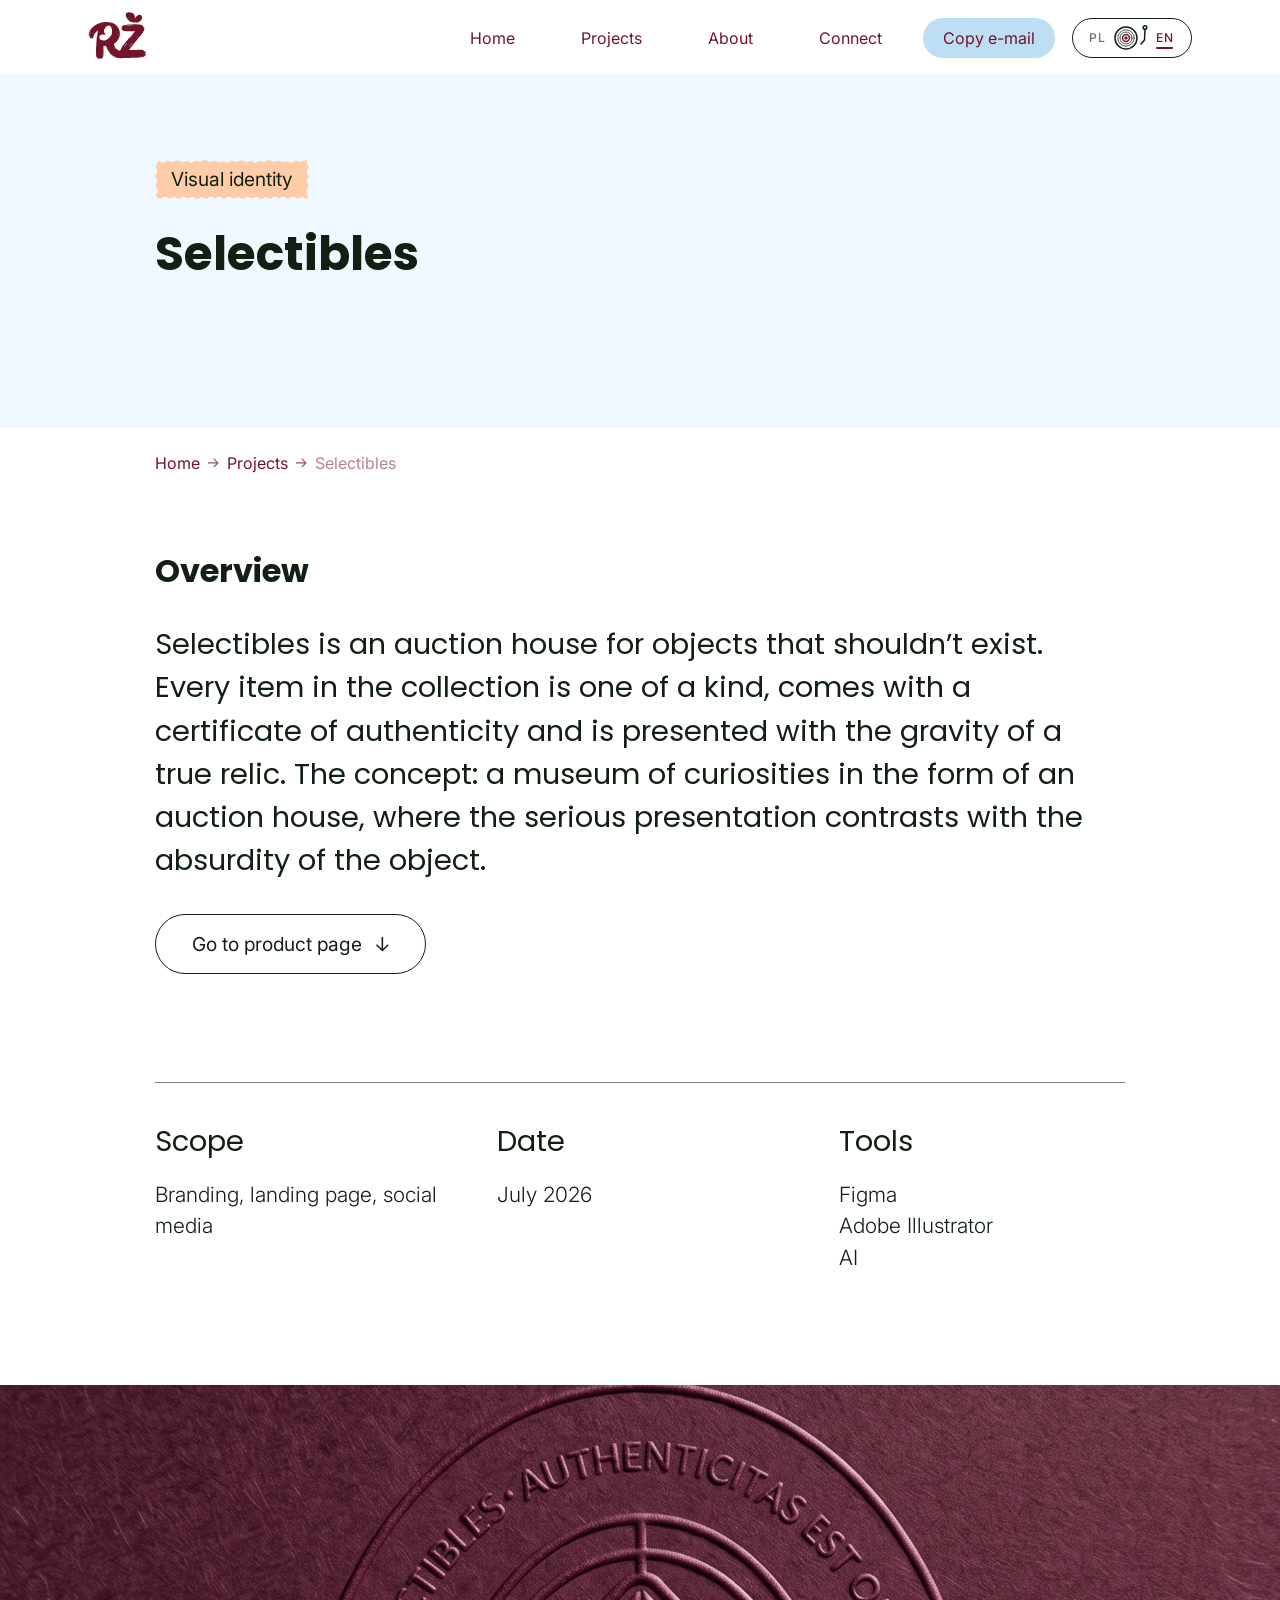
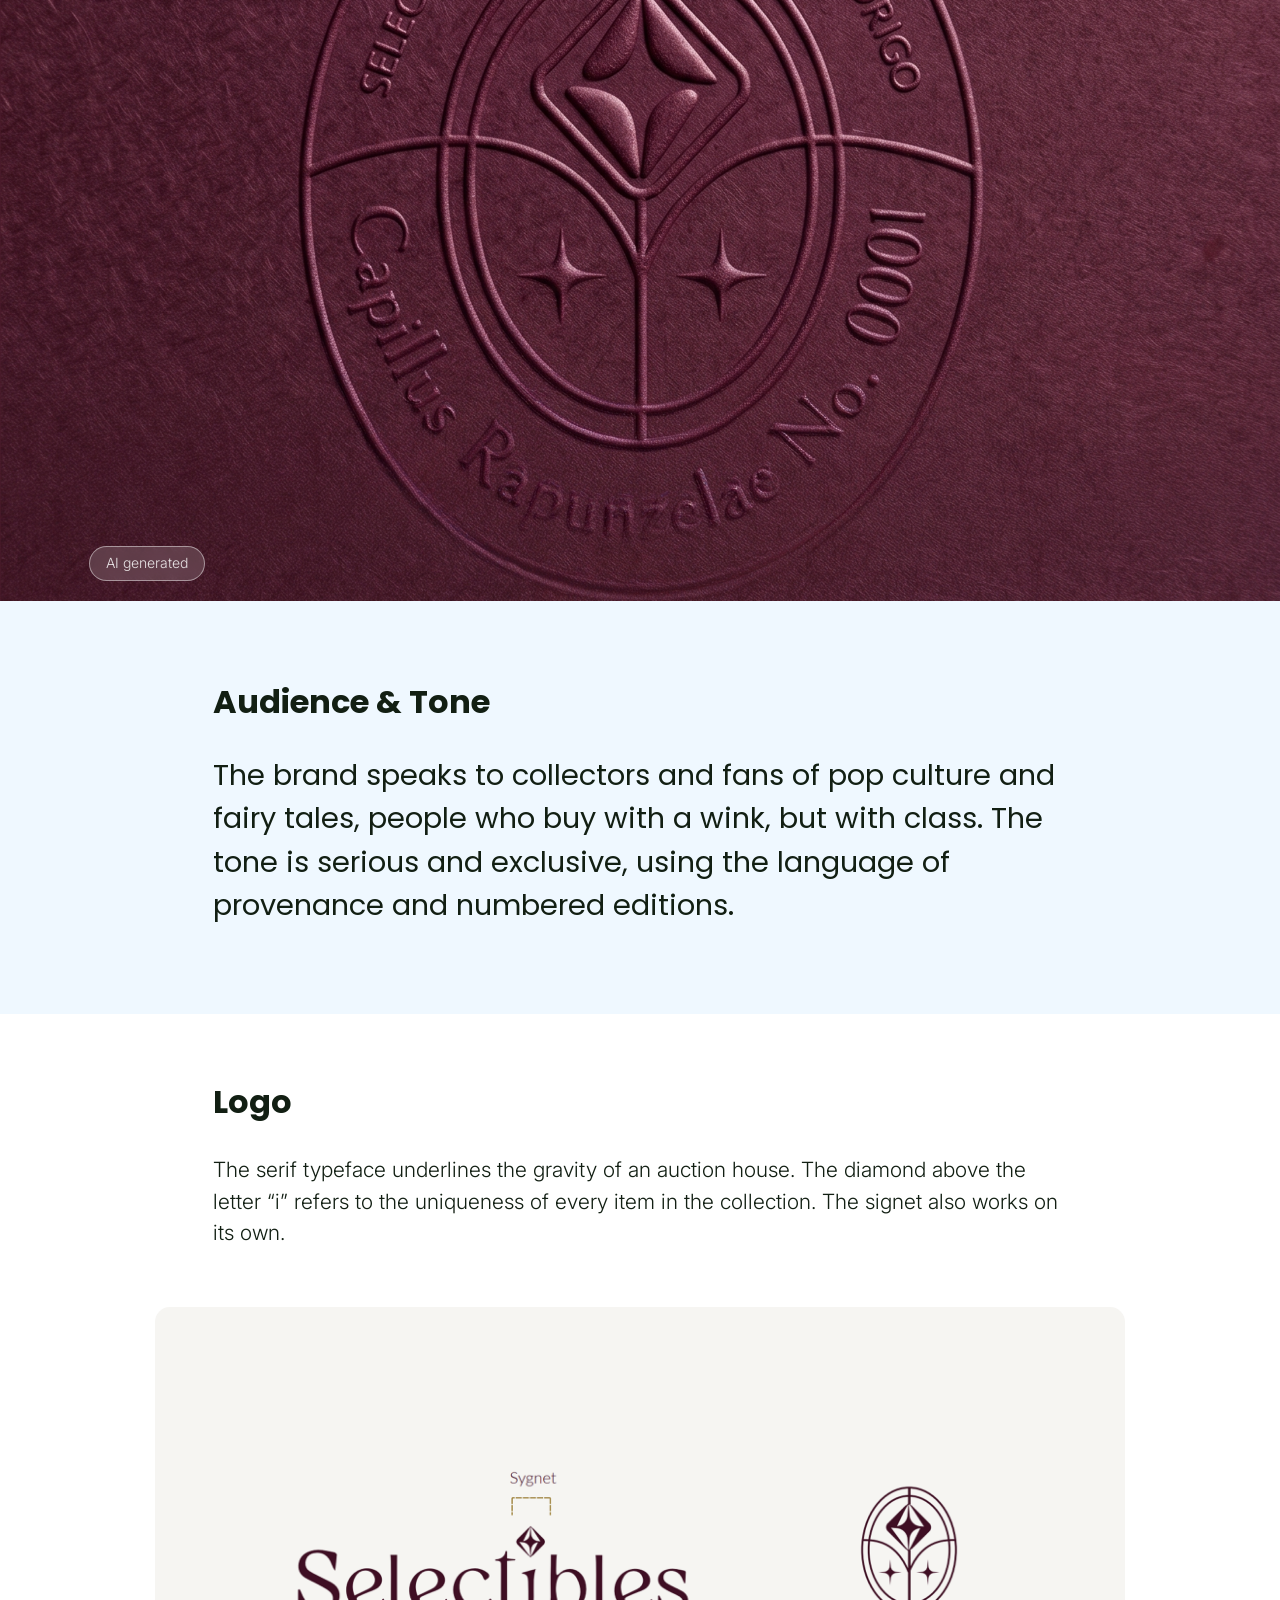
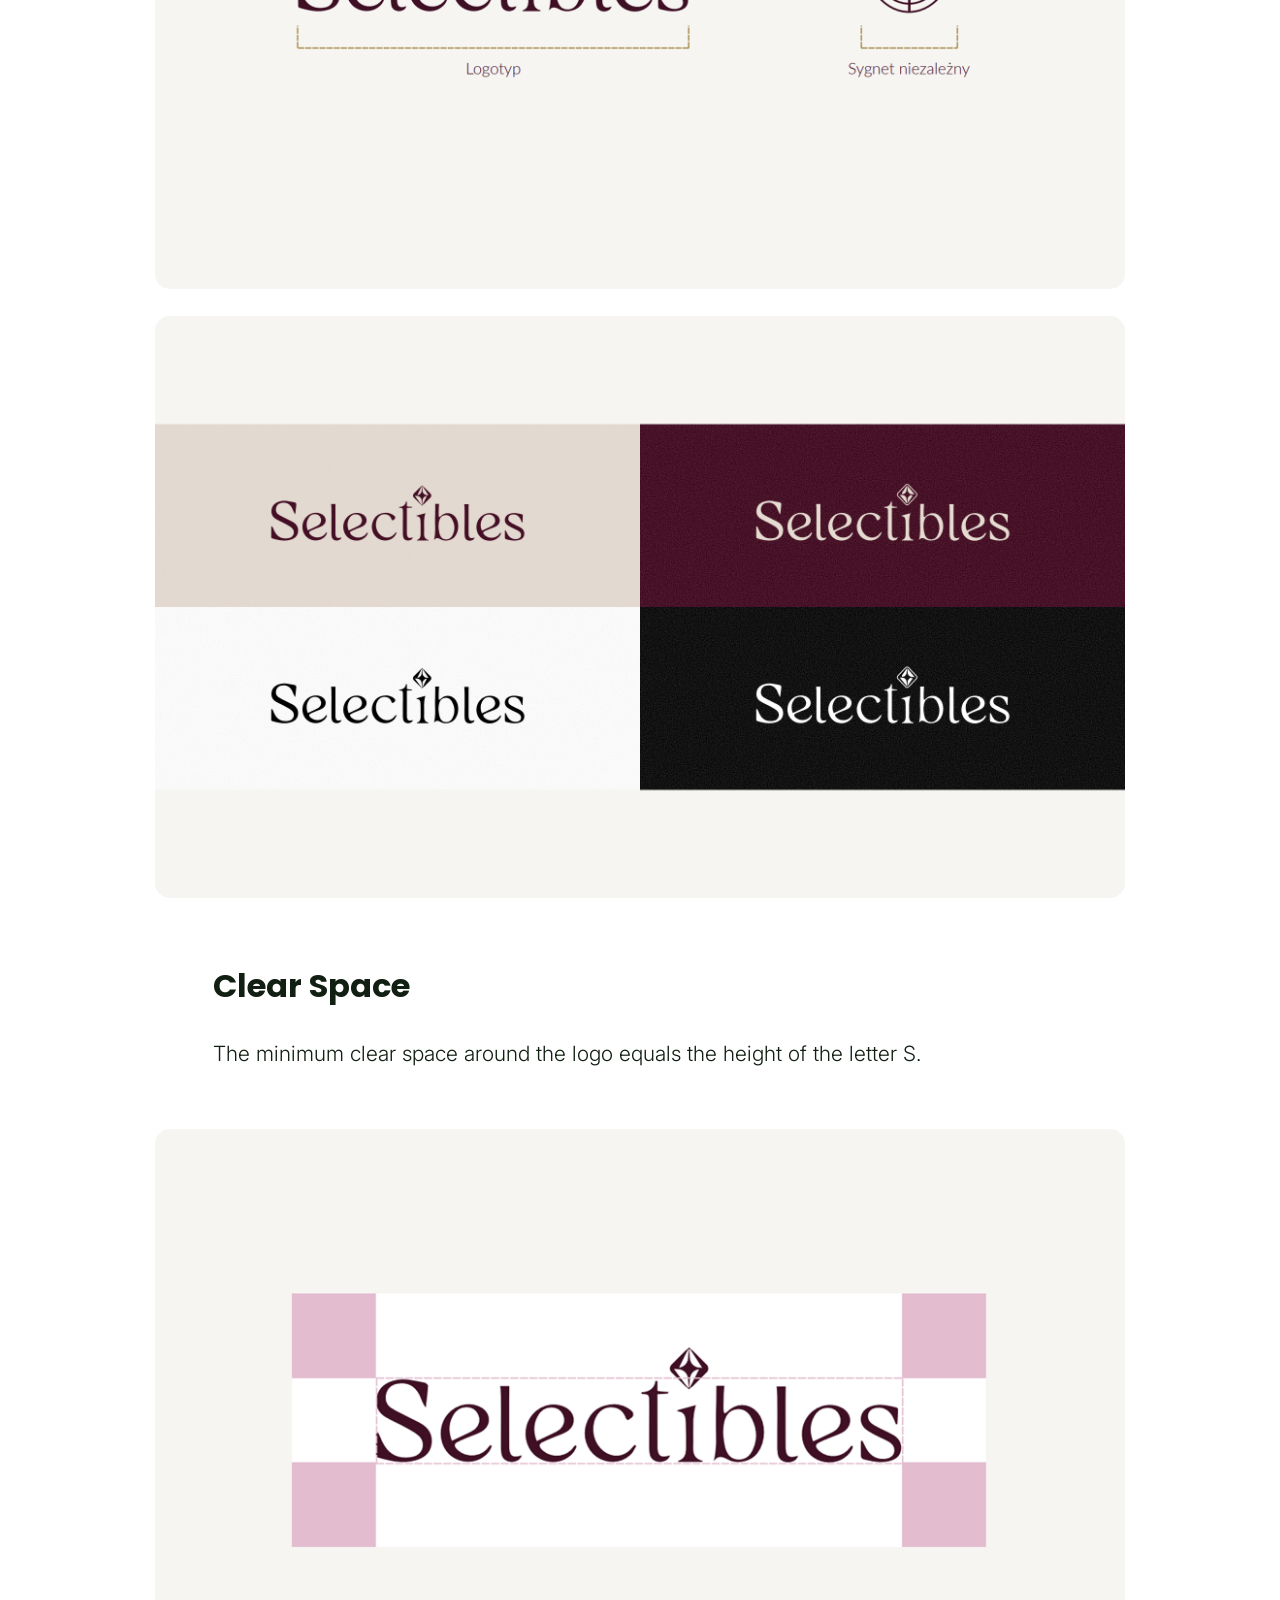
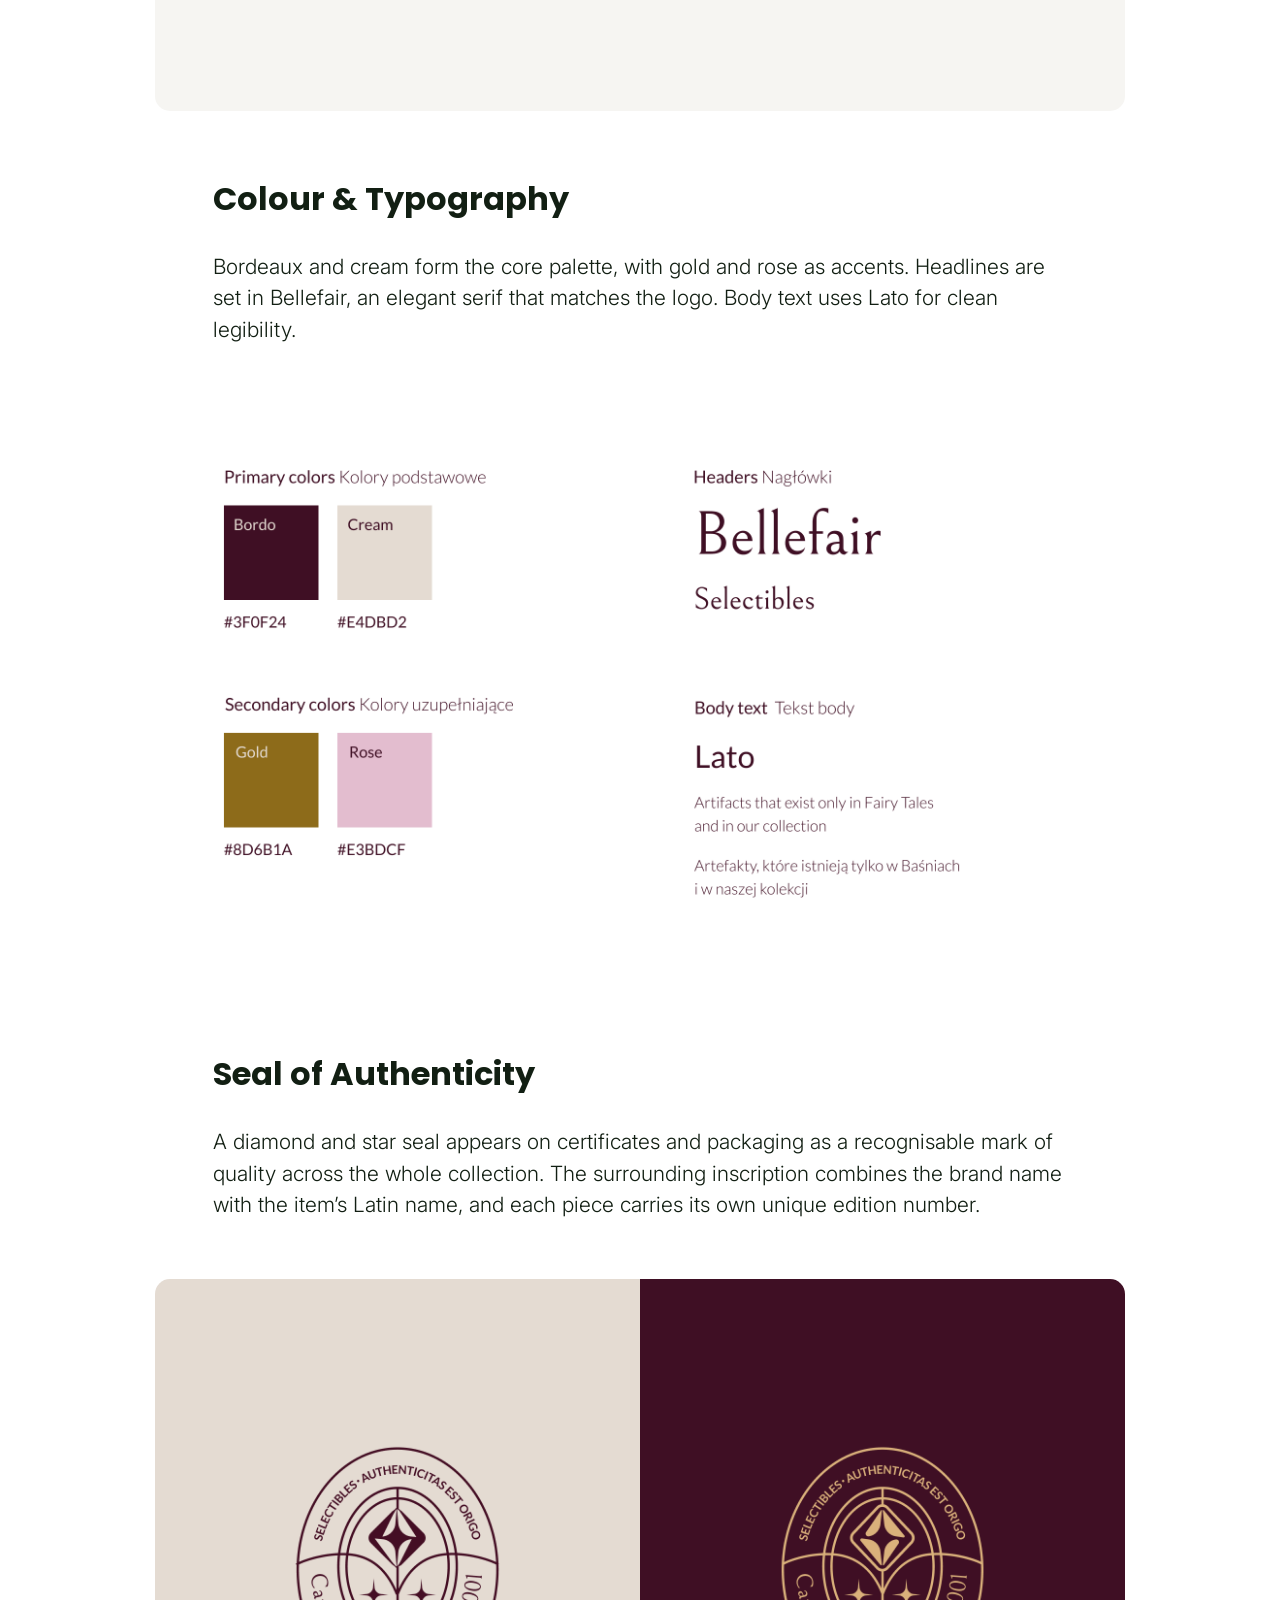
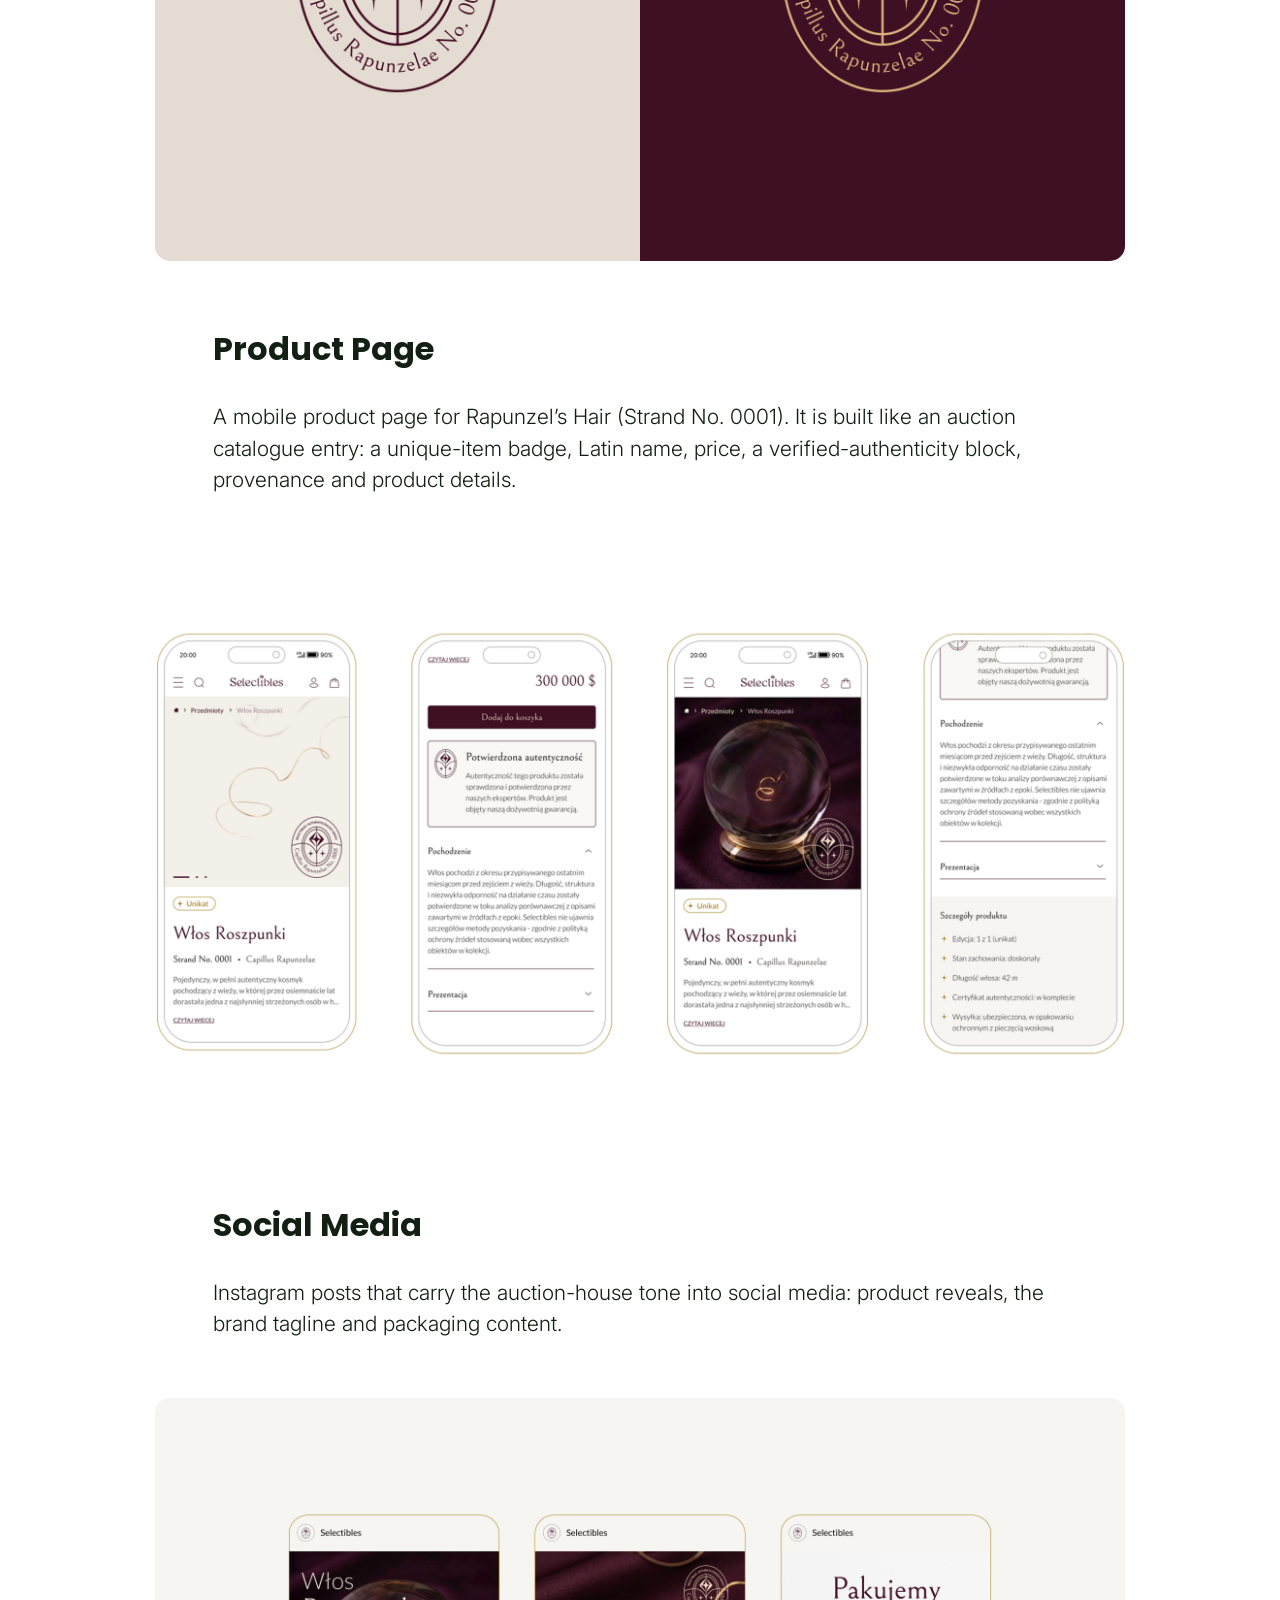
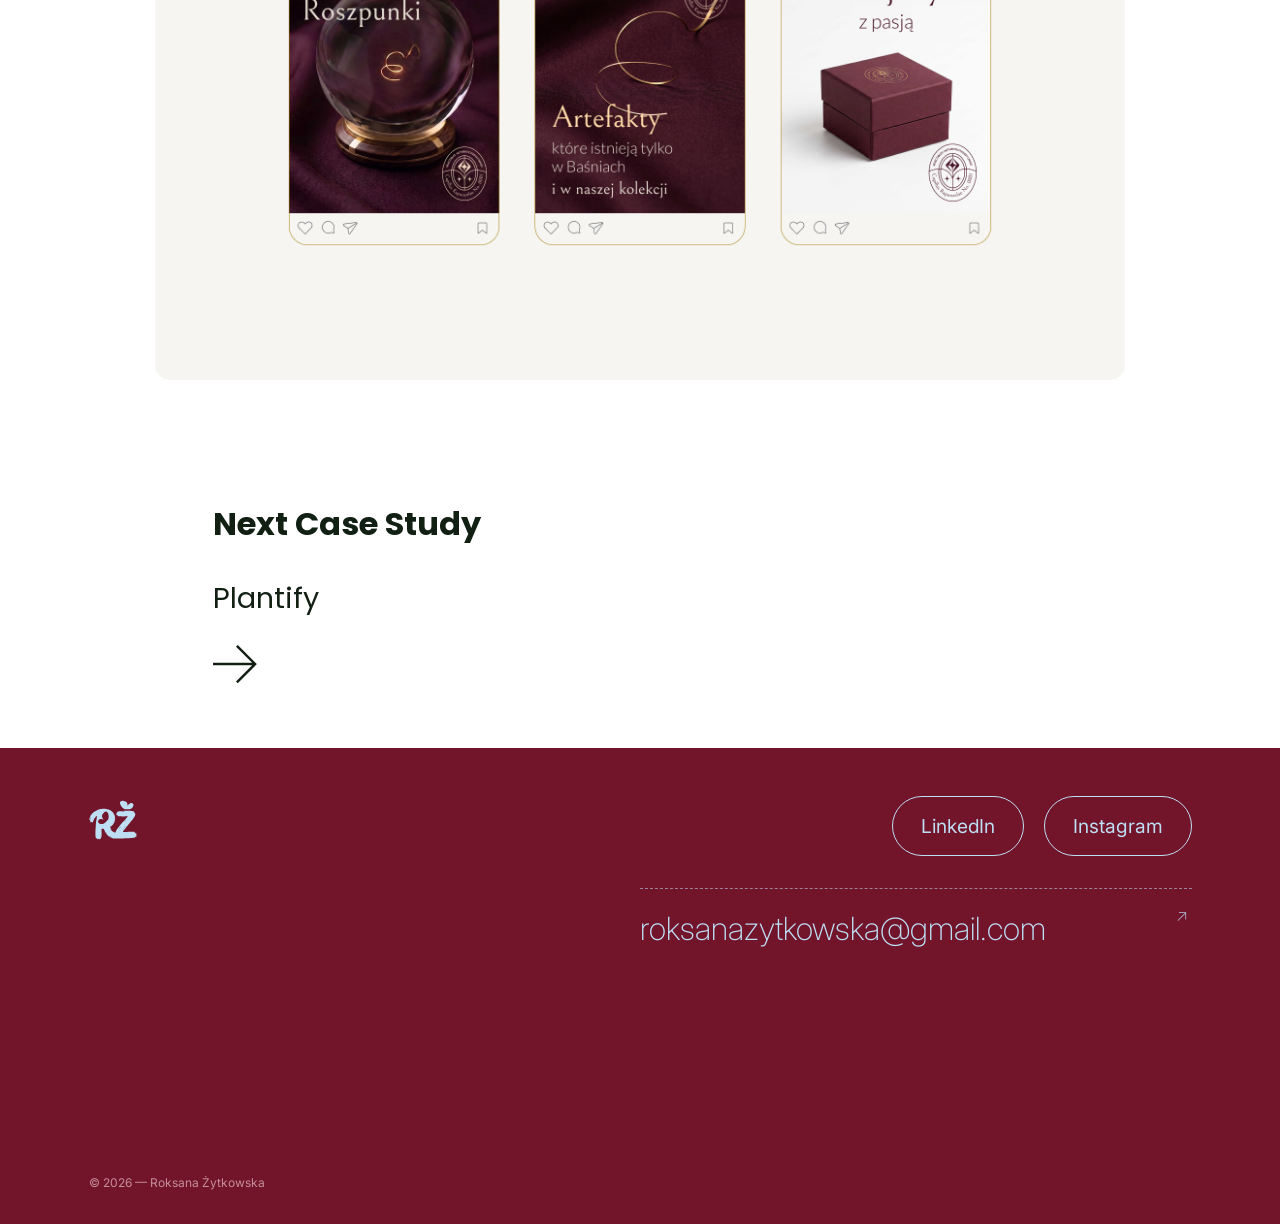
<file: projects/selectibles.html>
<!doctype html>
<html lang="en">
<head>
  <meta charset="utf-8">
  <meta name="viewport" content="width=device-width, initial-scale=1">
  <title>Selectibles – case study · Roksana Żytkowska</title>
  <meta name="description" content="Visual identity case study: Selectibles, an auction house for artefacts that exist only in fairy tales – logo, seal of authenticity, product page and social media.">
  <meta name="theme-color" content="#72142A">
  <link rel="icon" href="/assets/fav-icon.svg" type="image/svg+xml">

  <link rel="preconnect" href="https://fonts.googleapis.com">
  <link rel="preconnect" href="https://fonts.gstatic.com" crossorigin>
  <link rel="stylesheet" href="https://fonts.googleapis.com/css2?family=Inter:wght@200;300;400;500&family=Poppins:wght@400;700&display=swap">

  <!-- shared (every page) -->
  <link rel="stylesheet" href="/css/tokens.css">
  <link rel="stylesheet" href="/css/base.css">
  <!-- case study pages -->
  <link rel="stylesheet" href="/css/case-study.css">

  <script src="/js/i18n.js" defer></script>
  <script src="/js/main.js" defer></script>
  <script src="/js/case-study.js" defer></script>
</head>
<body>

<a class="skip-link" href="#main">Skip to content</a>

<!-- ===================== HEADER (copy as-is to every page) ===================== -->
<header class="site-header">
  <div class="container site-header__inner">
    <a class="site-header__logo" href="/" aria-label="Roksana Żytkowska – home">
      <img src="/assets/rz-logo-bordo.svg" alt="" width="60" height="47">
    </a>

    <button class="nav-toggle" type="button" aria-expanded="false" aria-controls="site-nav">
      <span class="nav-toggle__bar" aria-hidden="true"></span>
      <span class="visually-hidden">Menu</span>
    </button>

    <nav class="site-nav" id="site-nav" aria-label="Main">
      <ul class="site-nav__list">
        <li><a class="site-nav__link" href="/">Home</a></li>
        <li><a class="site-nav__link" href="/#projects">Projects</a></li>
        <li><a class="site-nav__link" href="/about.html">About</a></li>
        <li><a class="site-nav__link" href="/connect.html">Connect</a></li>
      </ul>
      <div class="copy-email" data-copy-email="roksanazytkowska@gmail.com">
        <button class="copy-email__btn" type="button">
          <span class="copy-email__labels">
            <span class="copy-email__label copy-email__label--default">Copy e-mail</span>
            <span class="copy-email__label copy-email__label--done" aria-hidden="true">Copied!
              <svg class="copy-email__check" viewBox="0 0 12 10" fill="none" aria-hidden="true" focusable="false"><path d="M1 5.5 4.2 8.5 11 1.5" stroke="currentColor" stroke-width="1.3" stroke-linecap="round" stroke-linejoin="round"/></svg>
            </span>
          </span>
        </button>
        <span class="copy-email__status visually-hidden" role="status" aria-live="polite"></span>
      </div>
    </nav>
    <button class="lang-switch" type="button" data-lang-switch data-lang="en" lang="en" aria-label="Change language to Polish" aria-describedby="lang-switch-state">
      <span class="lang-switch__plate" aria-hidden="true">
        <span class="lang-switch__mark lang-switch__mark--pl">PL</span>
        <span class="lang-switch__deck">
          <span class="lang-switch__flip">
            <span class="lang-switch__face lang-switch__face--a">
              <svg class="lang-switch__disc" viewBox="0 0 24 24" focusable="false">
                <circle class="ls-fill" cx="12" cy="12" r="11"/>
                <circle class="ls-groove" cx="12" cy="12" r="8.2"/>
                <circle class="ls-groove" cx="12" cy="12" r="6"/>
                <circle class="ls-accent ls-solid" cx="12" cy="12" r="3.4"/>
                <circle class="ls-hole" cx="12" cy="12" r=".9"/>
              </svg>
            </span>
            <span class="lang-switch__face lang-switch__face--b">
              <svg class="lang-switch__disc" viewBox="0 0 24 24" focusable="false">
                <circle class="ls-fill" cx="12" cy="12" r="11"/>
                <circle class="ls-groove" cx="12" cy="12" r="8.2"/>
                <circle class="ls-groove" cx="12" cy="12" r="6"/>
                <circle class="ls-accent" cx="12" cy="12" r="3.4"/>
                <circle class="ls-accent ls-solid" cx="12" cy="12" r=".9"/>
              </svg>
            </span>
          </span>
          <svg class="lang-switch__arm" viewBox="0 0 10 22" focusable="false">
            <circle class="ls-fill" cx="7" cy="2.5" r="1.8"/>
            <path d="M7 4.3 6.5 15 3 19"/>
          </svg>
        </span>
        <span class="lang-switch__mark lang-switch__mark--en">EN</span>
      </span>
      <span class="visually-hidden" id="lang-switch-state">Current language: English</span>
    </button>
  </div>
</header>
<!-- =================== /HEADER =================== -->

<!-- Side navigation through the case study (wide screens only; case-study.js marks the current part) -->
<nav class="cs-toc" aria-label="Case study sections" data-toc>
  <ul class="cs-toc__list">
    <li><a class="cs-toc__link" href="#overview" data-toc-link="overview">Overview</a></li>
    <li><a class="cs-toc__link" href="#audience" data-toc-link="audience">Audience</a></li>
    <li><a class="cs-toc__link" href="#logo" data-toc-link="identity">Identity</a></li>
    <li><a class="cs-toc__link" href="#product" data-toc-link="product">Product Page</a></li>
    <li><a class="cs-toc__link" href="#social" data-toc-link="social">Social Media</a></li>
  </ul>
</nav>

<main id="main">

  <!-- ===================== HERO ===================== -->
  <section class="cs-hero" aria-labelledby="cs-title">
    <div class="cs-wide">
      <p class="cs-hero__tag"><span class="marker">Visual identity</span></p>
      <h1 class="cs-hero__title" id="cs-title">Selectibles</h1>
    </div>
  </section>

  <nav class="cs-wide breadcrumbs" aria-label="Breadcrumb">
    <ol class="breadcrumbs__list">
      <li><a href="/">Home</a></li>
      <li><a href="/#projects">Projects</a></li>
      <li><span aria-current="page">Selectibles</span></li>
    </ol>
  </nav>

  <!-- ===================== OVERVIEW ===================== -->
  <section class="cs-overview" id="overview" data-toc-section="overview" aria-labelledby="overview-title">
    <div class="cs-wide">
      <h2 class="h2 cs-heading" id="overview-title">Overview</h2>
      <p class="h3">Selectibles is an auction house for objects that shouldn’t exist. Every item in the collection is one of a kind, comes with a certificate of authenticity and is presented with the gravity of a true relic. The concept: a museum of curiosities in the form of an auction house, where the serious presentation contrasts with the absurdity of the object.</p>
      <a class="btn cs-overview__btn" href="#product" data-scroll-to="product">
        Go to product page <span class="icon icon--down" aria-hidden="true"></span>
      </a>

      <dl class="cs-facts">
        <div class="cs-facts__item">
          <dt class="h3">Scope</dt>
          <dd class="h5">Branding, landing page, social media</dd>
        </div>
        <div class="cs-facts__item">
          <dt class="h3">Date</dt>
          <dd class="h5">July 2026</dd>
        </div>
        <div class="cs-facts__item">
          <dt class="h3">Tools</dt>
          <dd class="h5">Figma</dd>
          <dd class="h5">Adobe Illustrator</dd>
          <dd class="h5">AI</dd>
        </div>
      </dl>
    </div>
  </section>

  <figure class="cs-cover cs-cover--dark" data-toc-section="overview" data-toc-hide>
    <img src="/assets/case%20study/selectibles/hero-image.png"
         alt="The Selectibles seal of authenticity embossed in bordeaux paper: a diamond and stars inside an oval with the inscription “Selectibles · Authenticitas est origo” and “Capillus Rapunzelae No. 0001”"
         width="1895" height="1209" fetchpriority="high" decoding="async">
    <figcaption class="cs-cover__badge">AI generated</figcaption>
  </figure>

  <!-- ===================== AUDIENCE ===================== -->
  <section class="cs-section cs-section--band cs-section--lead" id="audience" data-toc-section="audience" aria-labelledby="audience-title">
    <div class="cs-text">
      <h2 class="h2 cs-heading" id="audience-title">Audience &amp; Tone</h2>
      <p class="h3">The brand speaks to collectors and fans of pop culture and fairy tales, people who buy with a wink, but with class. The tone is serious and exclusive, using the language of provenance and numbered editions.</p>
    </div>
  </section>

  <!-- ===================== IDENTITY ===================== -->
  <section class="cs-section" id="logo" data-toc-section="identity" aria-labelledby="logo-title">
    <div class="cs-text">
      <h2 class="h2 cs-heading" id="logo-title">Logo</h2>
      <p class="h5">The serif typeface underlines the gravity of an auction house. The diamond above the letter “i” refers to the uniqueness of every item in the collection. The signet also works on its own.</p>
    </div>
    <div class="cs-media">
      <figure class="cs-figure">
        <img src="/assets/case%20study/selectibles/sygnet.png"
             alt="The Selectibles logotype in bordeaux serif letters with a diamond signet above the “i”, next to the signet on its own: a diamond and two stars inside an oval"
             width="970" height="582" loading="lazy" decoding="async">
      </figure>
      <figure class="cs-figure">
        <img src="/assets/case%20study/selectibles/logo.png"
             alt="The logo on four backgrounds: bordeaux on cream, cream on bordeaux, black on white and white on black"
             width="970" height="582" loading="lazy" decoding="async">
      </figure>
    </div>
  </section>

  <section class="cs-section cs-section--flush" id="space" data-toc-section="identity" aria-labelledby="space-title">
    <div class="cs-text">
      <h2 class="h2 cs-heading" id="space-title">Clear Space</h2>
      <p class="h5">The minimum clear space around the logo equals the height of the letter S.</p>
    </div>
    <div class="cs-media">
      <figure class="cs-figure">
        <img src="/assets/case%20study/selectibles/space.png"
             alt="The logo with pink squares in the corners marking the clear space, each the height of the letter S"
             width="970" height="582" loading="lazy" decoding="async">
      </figure>
    </div>
  </section>

  <section class="cs-section cs-section--flush" id="colour" data-toc-section="identity" aria-labelledby="colour-title">
    <div class="cs-text">
      <h2 class="h2 cs-heading" id="colour-title">Colour &amp; Typography</h2>
      <p class="h5">Bordeaux and cream form the core palette, with gold and rose as accents. Headlines are set in Bellefair, an elegant serif that matches the logo. Body text uses Lato for clean legibility.</p>
    </div>
    <div class="cs-media">
      <figure class="cs-figure">
        <img src="/assets/case%20study/selectibles/color&amp;typography.png"
             alt="Primary colours bordeaux #3F0F24 and cream #E4DBD2, secondary colours gold #8D6B1A and rose #E3BDCF, and the typefaces Bellefair for headers and Lato for body text"
             width="970" height="582" loading="lazy" decoding="async">
      </figure>
    </div>
  </section>

  <section class="cs-section cs-section--flush" id="seal" data-toc-section="identity" aria-labelledby="seal-title">
    <div class="cs-text">
      <h2 class="h2 cs-heading" id="seal-title">Seal of Authenticity</h2>
      <p class="h5">A diamond and star seal appears on certificates and packaging as a recognisable mark of quality across the whole collection. The surrounding inscription combines the brand name with the item’s Latin name, and each piece carries its own unique edition number.</p>
    </div>
    <div class="cs-media">
      <figure class="cs-figure">
        <img src="/assets/case%20study/selectibles/color&amp;typography-1.png"
             alt="The seal of authenticity in bordeaux on cream and in gold on bordeaux, with the inscription “Selectibles · Authenticitas est origo” and “Capillus Rapunzelae No. 0001”"
             width="970" height="582" loading="lazy" decoding="async">
      </figure>
    </div>
  </section>

  <!-- ===================== PRODUCT PAGE ===================== -->
  <section class="cs-section cs-section--flush" id="product" data-toc-section="product" aria-labelledby="product-title">
    <div class="cs-text">
      <h2 class="h2 cs-heading" id="product-title">Product Page</h2>
      <p class="h5">A mobile product page for Rapunzel’s Hair (Strand No. 0001). It is built like an auction catalogue entry: a unique-item badge, Latin name, price, a verified-authenticity block, provenance and product details.</p>
    </div>
    <div class="cs-media">
      <figure class="cs-figure">
        <img src="/assets/case%20study/selectibles/mobilesite.png"
             alt="Four mobile screens of the product page for Rapunzel’s Hair: the product photo with a unique-item badge, the price with an add-to-cart button and the verified-authenticity block, the provenance and the product details"
             width="970" height="582" loading="lazy" decoding="async">
      </figure>
    </div>
  </section>

  <!-- ===================== SOCIAL MEDIA ===================== -->
  <section class="cs-section cs-section--flush" id="social" data-toc-section="social" aria-labelledby="social-title">
    <div class="cs-text">
      <h2 class="h2 cs-heading" id="social-title">Social Media</h2>
      <p class="h5">Instagram posts that carry the auction-house tone into social media: product reveals, the brand tagline and packaging content.</p>
    </div>
    <div class="cs-media">
      <figure class="cs-figure">
        <img src="/assets/case%20study/selectibles/social-media.png"
             alt="Three Instagram posts: Rapunzel’s hair in a glass dome, the tagline “Artefakty, które istnieją tylko w Baśniach i w naszej kolekcji”, and a bordeaux gift box with the seal"
             width="970" height="582" loading="lazy" decoding="async">
      </figure>
    </div>
  </section>

  <!-- ===================== NEXT CASE STUDY ===================== -->
  <section class="cs-section cs-next" aria-labelledby="next-title">
    <div class="cs-text">
      <h2 class="h2 cs-heading" id="next-title">Next Case Study</h2>
      <a class="cs-next__link" href="/projects/plantify.html">
        <span class="h3 cs-next__name">Plantify</span>
        <span class="icon icon--arrow cs-next__arrow" aria-hidden="true"></span>
      </a>
    </div>
  </section>

</main>

<!-- ===================== FOOTER (copy as-is to every page) ===================== -->
<footer class="site-footer">
  <div class="container site-footer__inner">
    <a class="site-footer__logo" href="/" aria-label="Roksana Żytkowska – home">
      <img src="/assets/rz-logo-light.svg" alt="" width="52" height="40">
    </a>

    <div class="site-footer__aside">
      <ul class="site-footer__social" aria-label="Social media">
        
        <li><a class="btn btn--on-dark" href="https://www.linkedin.com/in/roksana-%C5%BCytkowska-874285223/" target="_blank" rel="noopener noreferrer">LinkedIn<span class="visually-hidden"> (opens in a new tab)</span></a></li>
        <li><a class="btn btn--on-dark" href="https://www.instagram.com/roksana_design_/" target="_blank" rel="noopener noreferrer">Instagram<span class="visually-hidden"> (opens in a new tab)</span></a></li>
      </ul>
      <a class="footer-mail" href="mailto:roksanazytkowska@gmail.com">
        roksanazytkowska@gmail.com<span class="footer-mail__arrow" aria-hidden="true">↗</span>
      </a>
    </div>

    <p class="site-footer__copy">© 2026 — Roksana Żytkowska</p>
  </div>
</footer>
<!-- =================== /FOOTER =================== -->

</body>
</html>
</file>
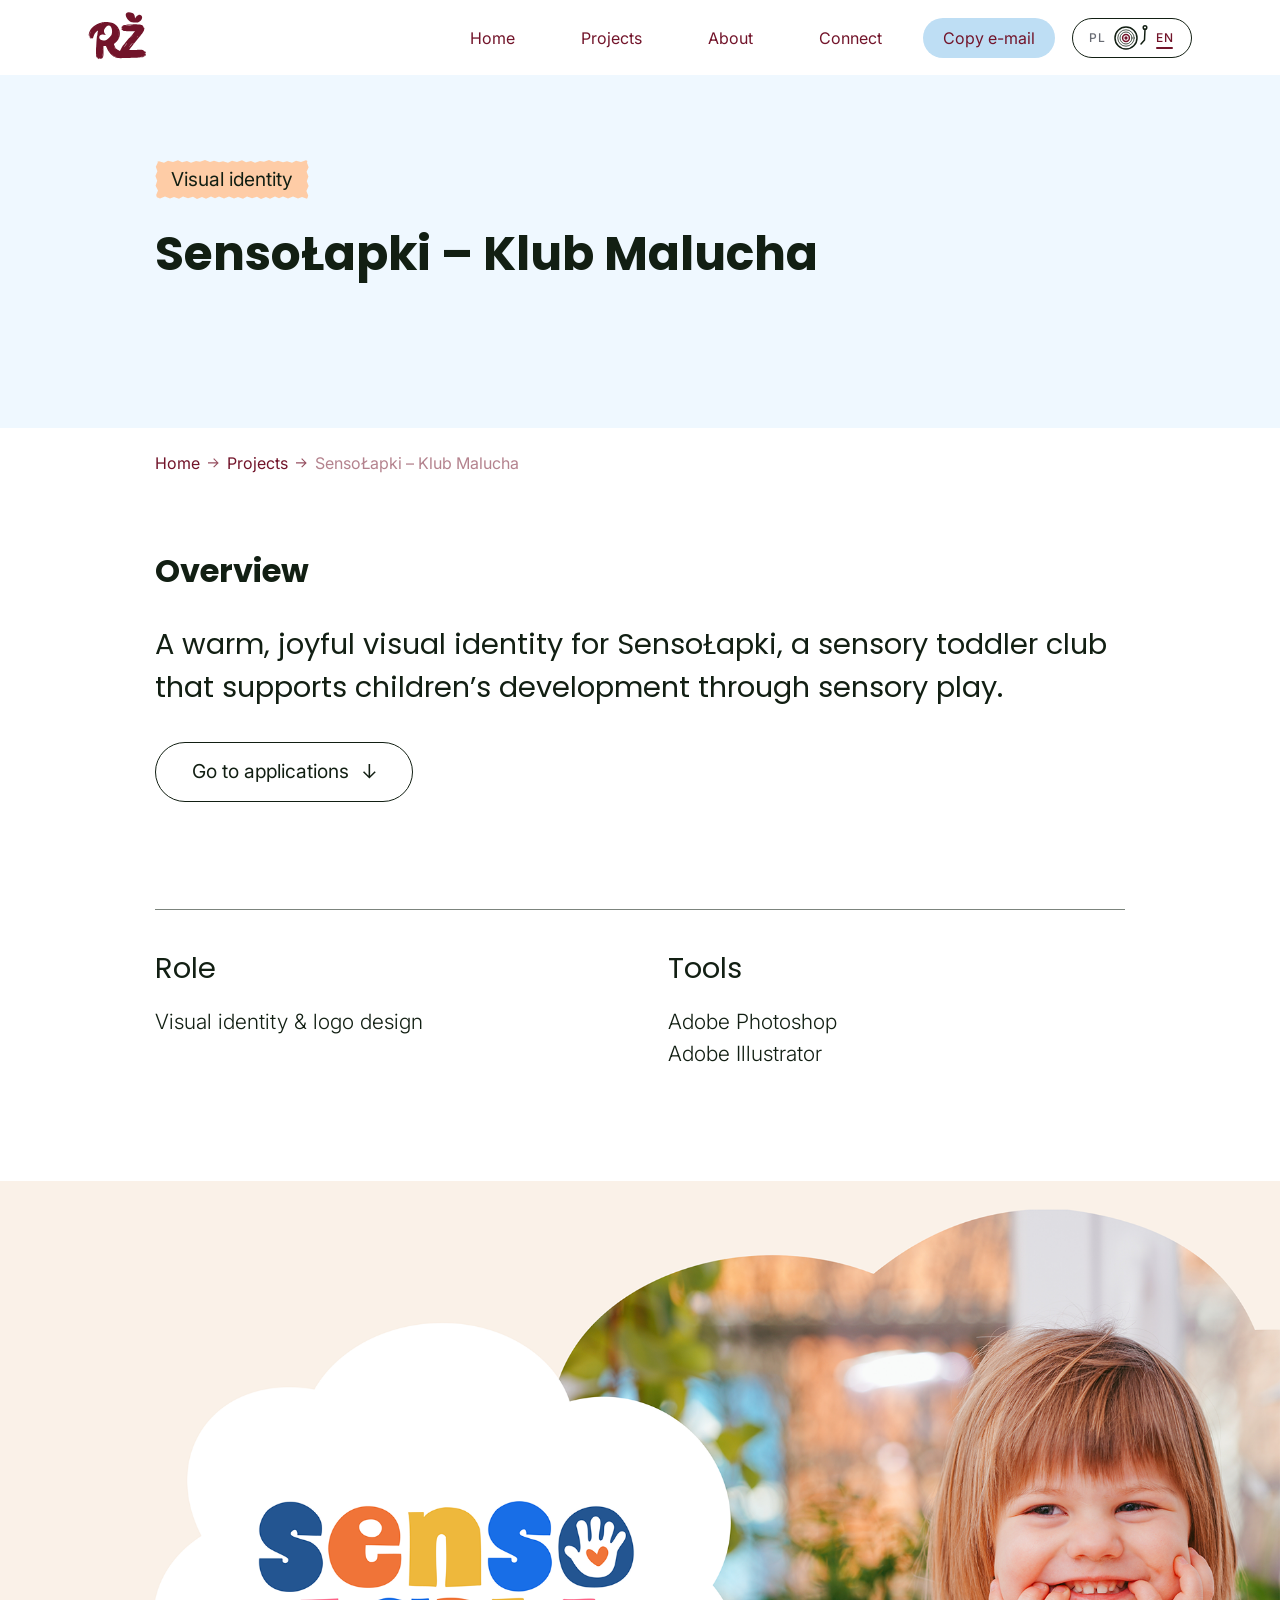
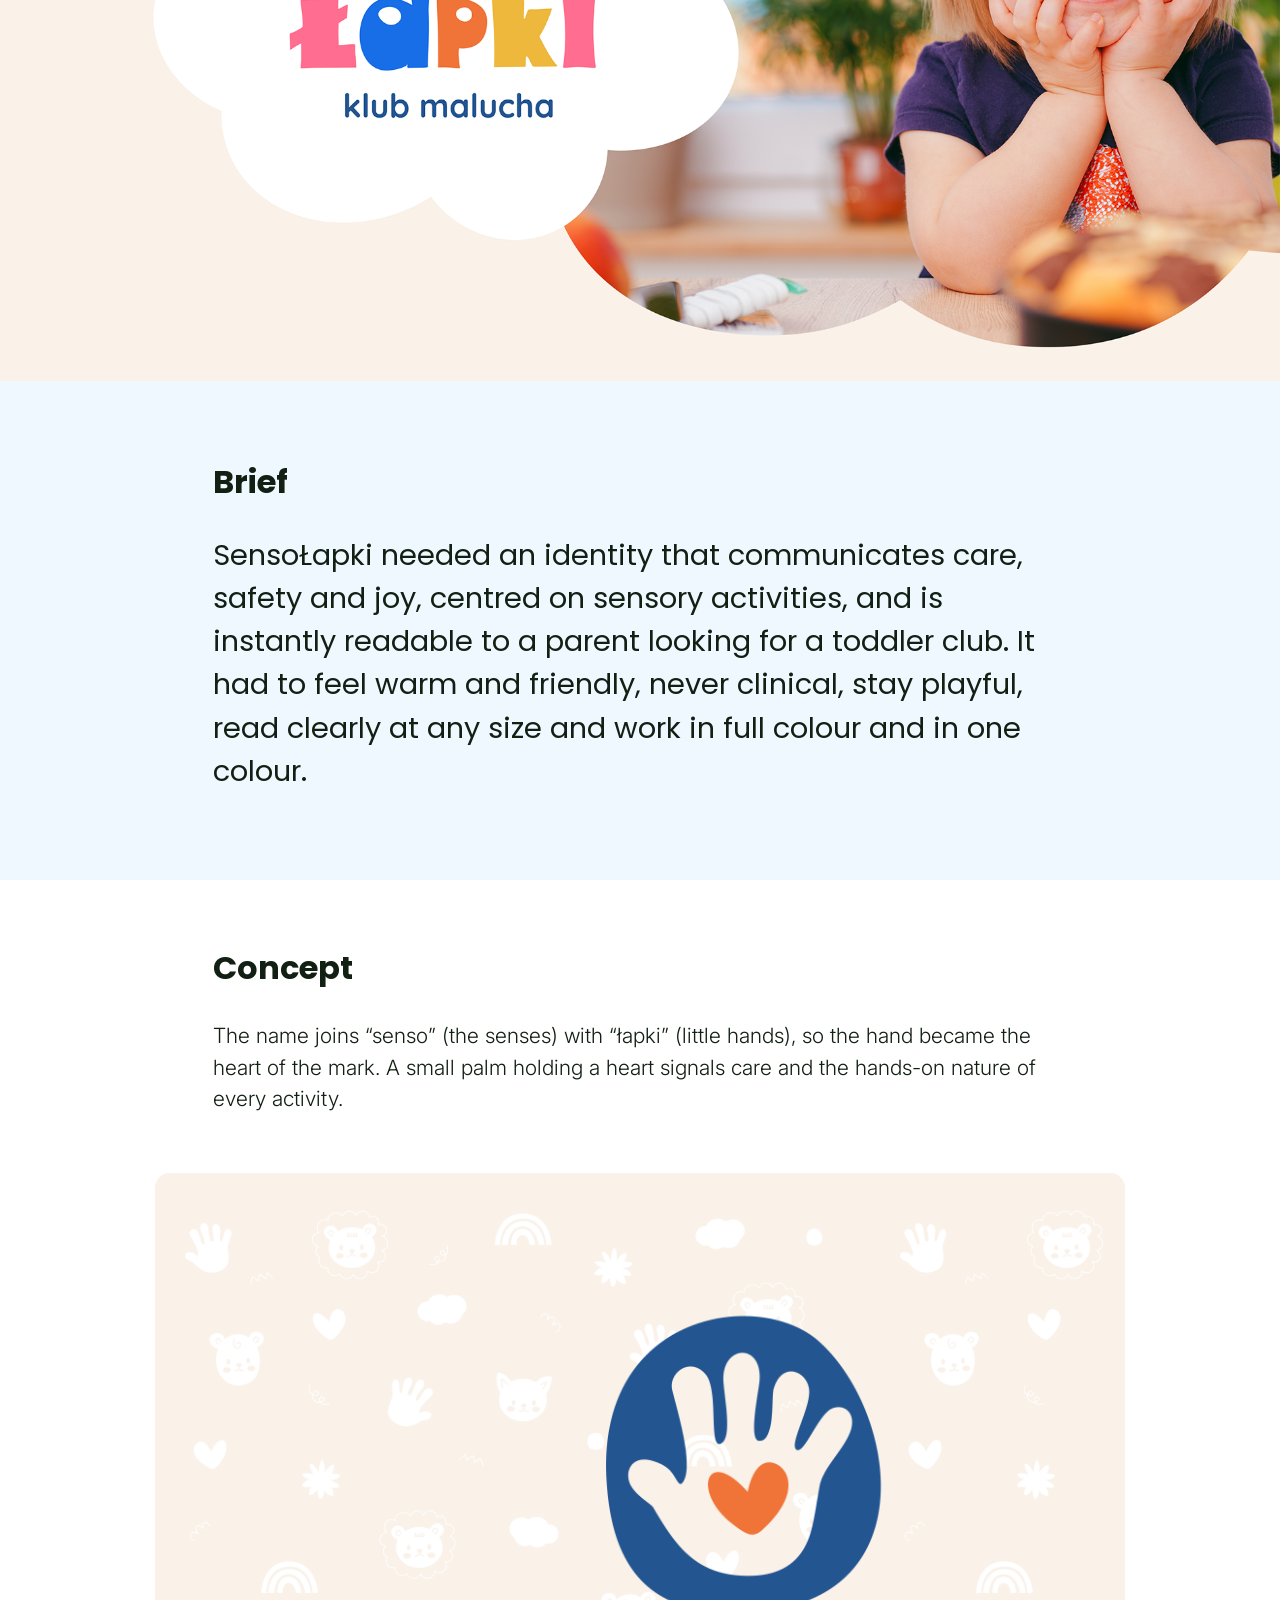
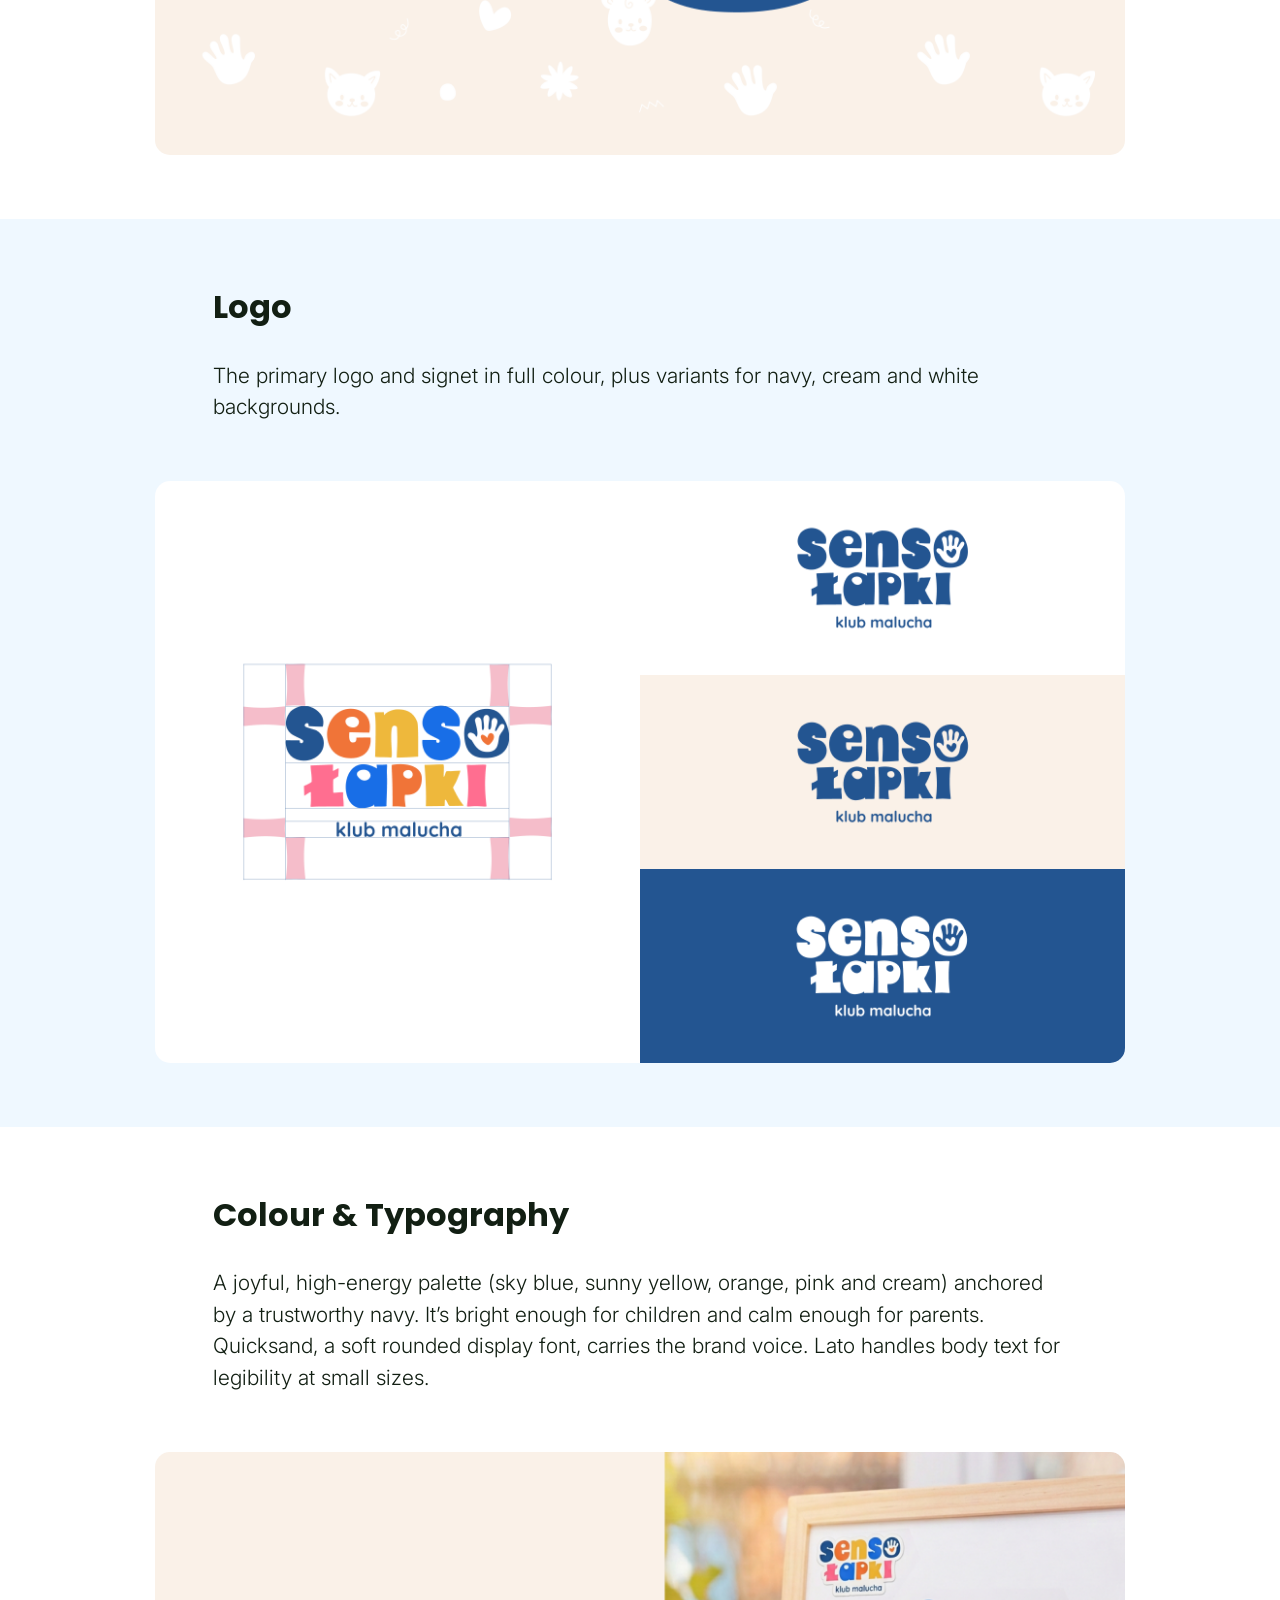
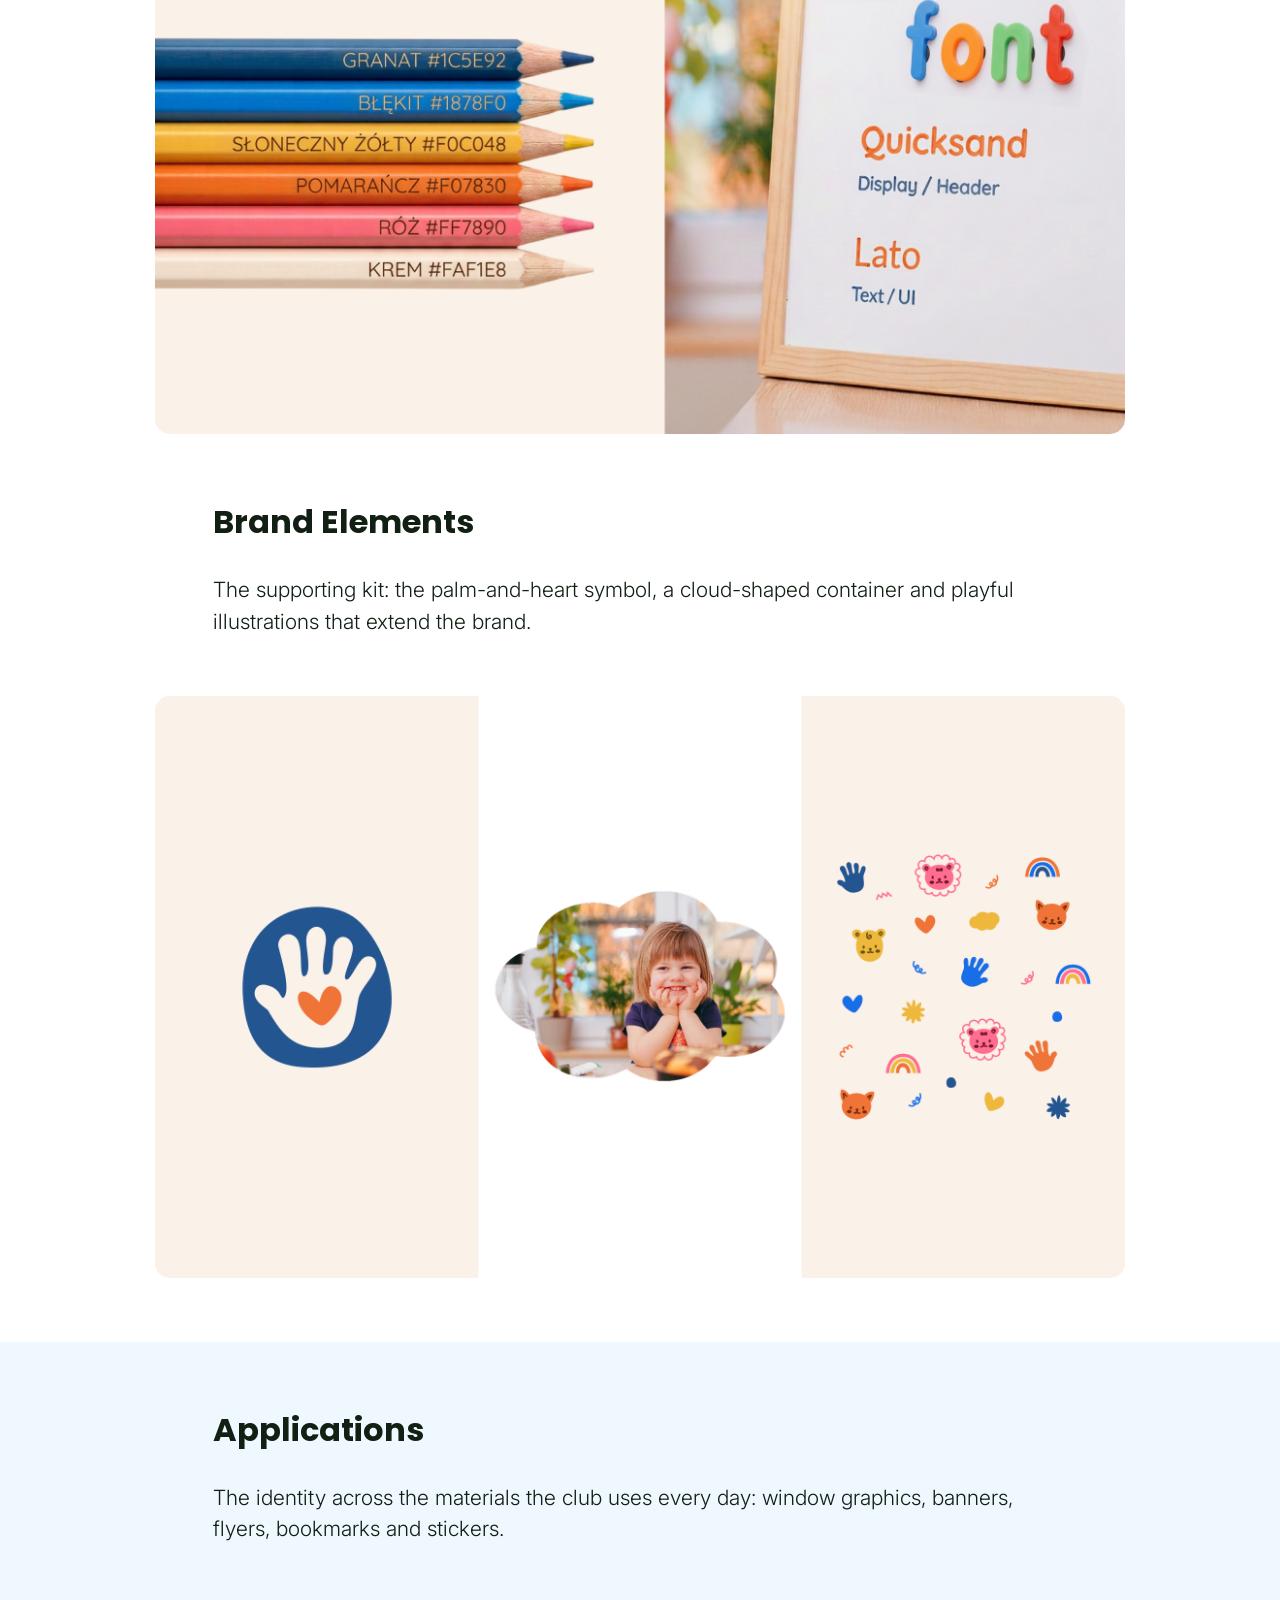
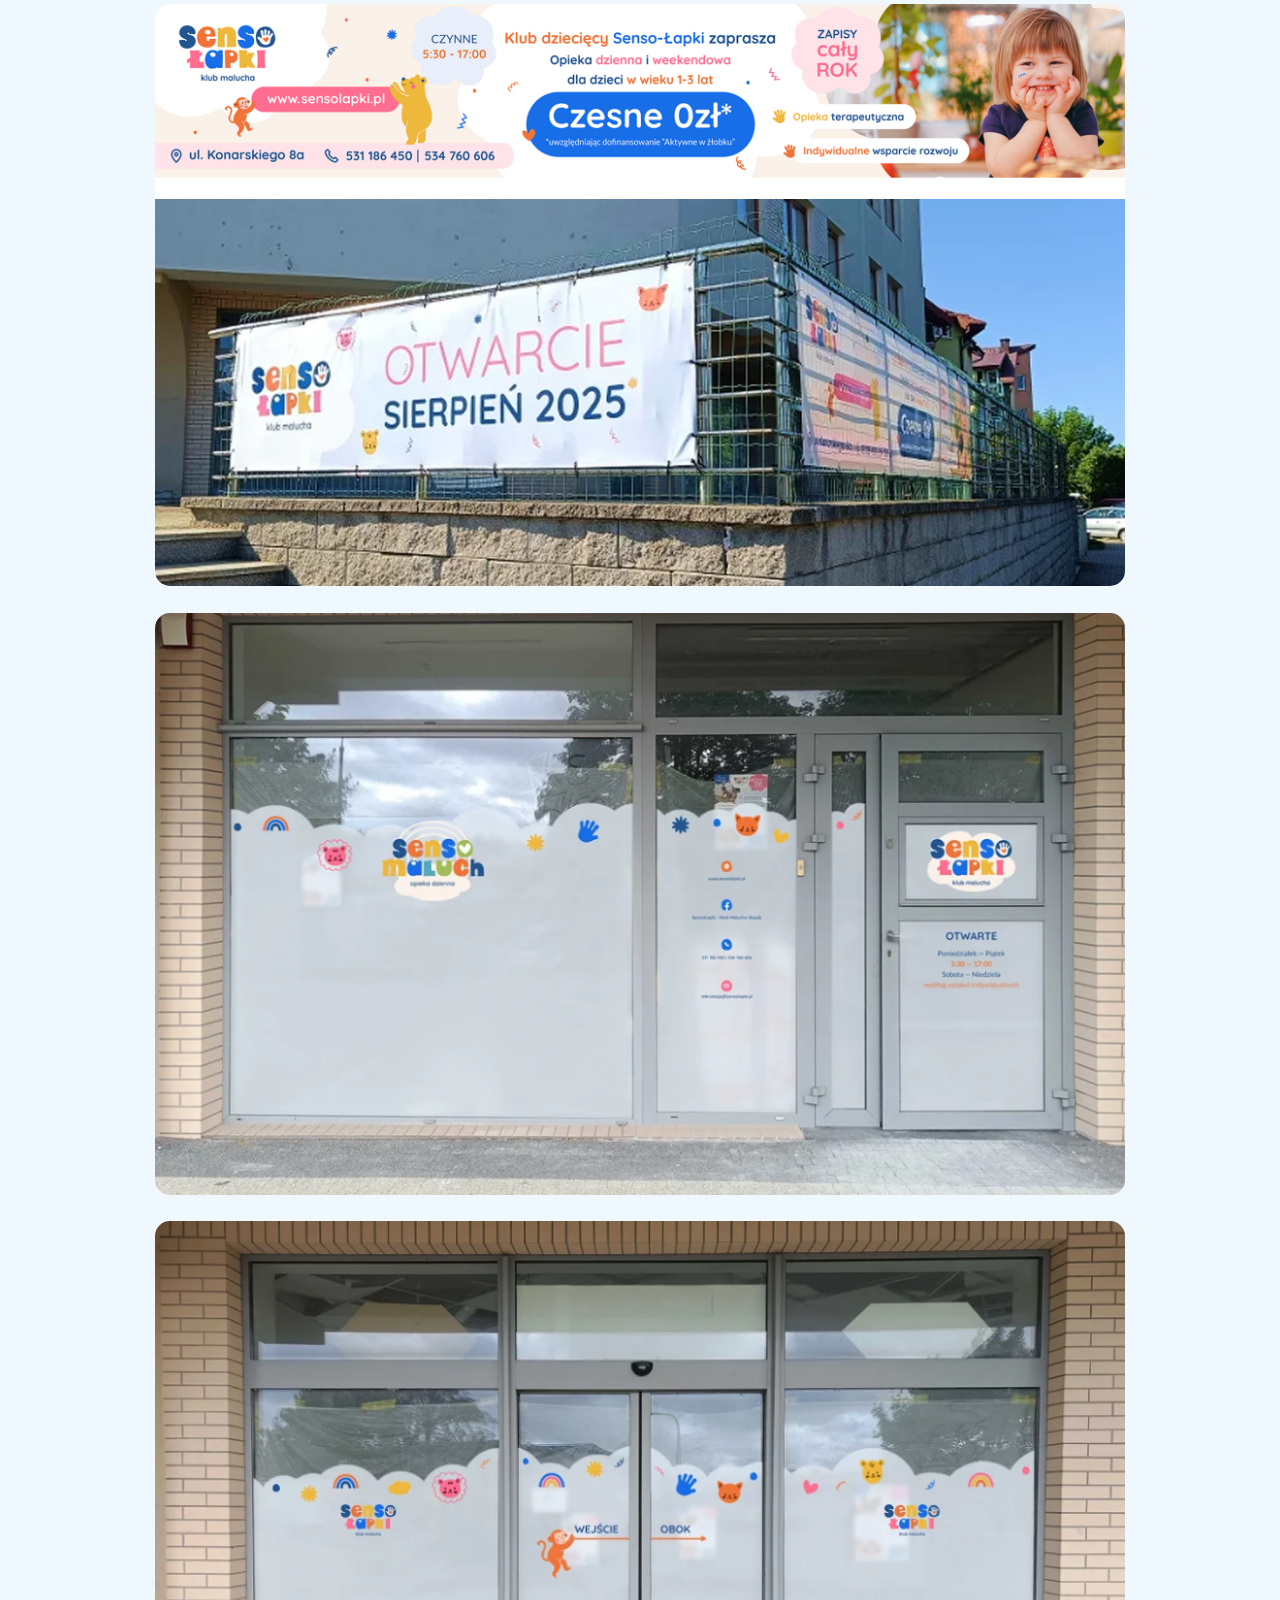
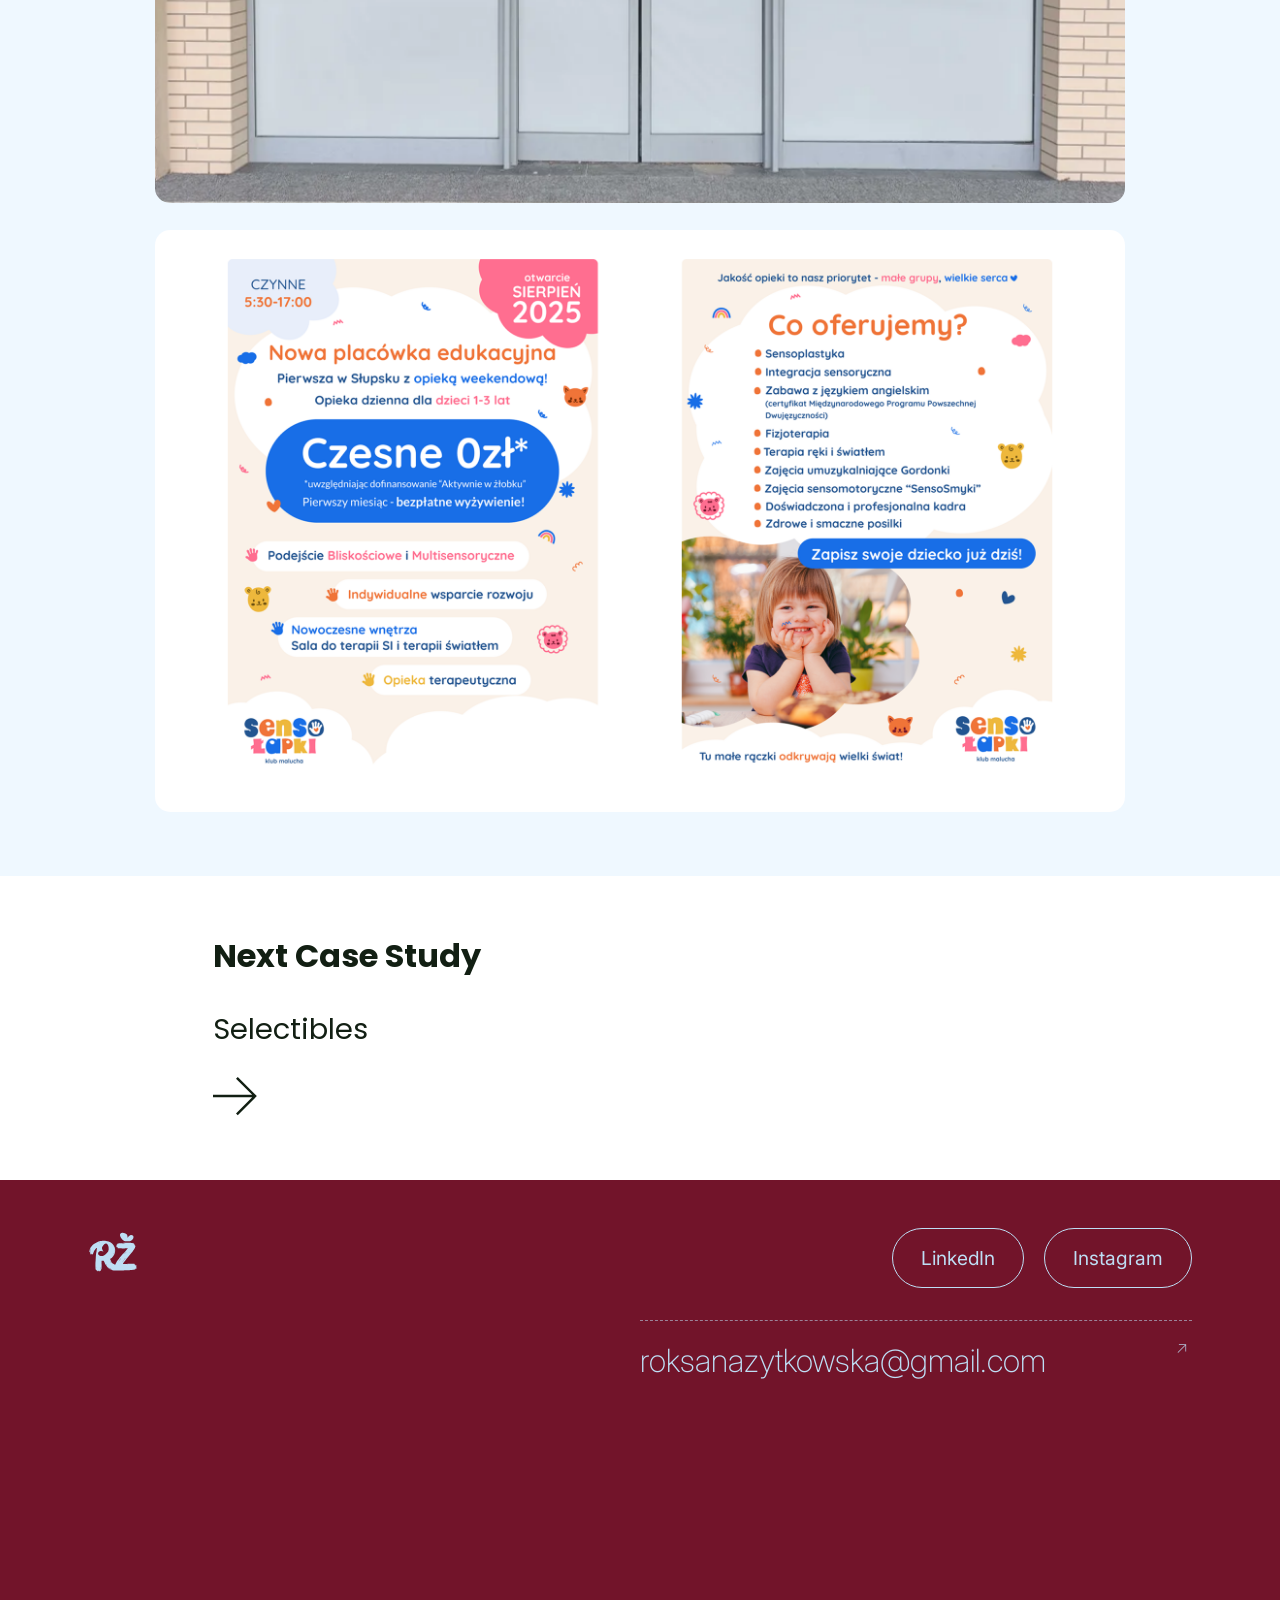
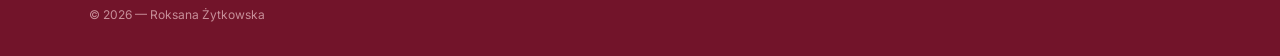
<file: projects/sensolapki.html>
<!doctype html>
<html lang="en">
<head>
  <meta charset="utf-8">
  <meta name="viewport" content="width=device-width, initial-scale=1">
  <title>SensoŁapki – Klub Malucha – case study · Roksana Żytkowska</title>
  <meta name="description" content="Visual identity case study: a warm, joyful brand for SensoŁapki, a sensory toddler club that supports children’s development through sensory play.">
  <meta name="theme-color" content="#72142A">
  <link rel="icon" href="/assets/fav-icon.svg" type="image/svg+xml">

  <link rel="preconnect" href="https://fonts.googleapis.com">
  <link rel="preconnect" href="https://fonts.gstatic.com" crossorigin>
  <link rel="stylesheet" href="https://fonts.googleapis.com/css2?family=Inter:wght@200;300;400;500&family=Poppins:wght@400;700&display=swap">

  <!-- shared (every page) -->
  <link rel="stylesheet" href="/css/tokens.css">
  <link rel="stylesheet" href="/css/base.css">
  <!-- case study pages -->
  <link rel="stylesheet" href="/css/case-study.css">

  <script src="/js/i18n.js" defer></script>
  <script src="/js/main.js" defer></script>
  <script src="/js/case-study.js" defer></script>
</head>
<body>

<a class="skip-link" href="#main">Skip to content</a>

<!-- ===================== HEADER (copy as-is to every page) ===================== -->
<header class="site-header">
  <div class="container site-header__inner">
    <a class="site-header__logo" href="/" aria-label="Roksana Żytkowska – home">
      <img src="/assets/rz-logo-bordo.svg" alt="" width="60" height="47">
    </a>

    <button class="nav-toggle" type="button" aria-expanded="false" aria-controls="site-nav">
      <span class="nav-toggle__bar" aria-hidden="true"></span>
      <span class="visually-hidden">Menu</span>
    </button>

    <nav class="site-nav" id="site-nav" aria-label="Main">
      <ul class="site-nav__list">
        <li><a class="site-nav__link" href="/">Home</a></li>
        <li><a class="site-nav__link" href="/#projects">Projects</a></li>
        <li><a class="site-nav__link" href="/about.html">About</a></li>
        <li><a class="site-nav__link" href="/connect.html">Connect</a></li>
      </ul>
      <div class="copy-email" data-copy-email="roksanazytkowska@gmail.com">
        <button class="copy-email__btn" type="button">
          <span class="copy-email__labels">
            <span class="copy-email__label copy-email__label--default">Copy e-mail</span>
            <span class="copy-email__label copy-email__label--done" aria-hidden="true">Copied!
              <svg class="copy-email__check" viewBox="0 0 12 10" fill="none" aria-hidden="true" focusable="false"><path d="M1 5.5 4.2 8.5 11 1.5" stroke="currentColor" stroke-width="1.3" stroke-linecap="round" stroke-linejoin="round"/></svg>
            </span>
          </span>
        </button>
        <span class="copy-email__status visually-hidden" role="status" aria-live="polite"></span>
      </div>
    </nav>
    <button class="lang-switch" type="button" data-lang-switch data-lang="en" lang="en" aria-label="Change language to Polish" aria-describedby="lang-switch-state">
      <span class="lang-switch__plate" aria-hidden="true">
        <span class="lang-switch__mark lang-switch__mark--pl">PL</span>
        <span class="lang-switch__deck">
          <span class="lang-switch__flip">
            <span class="lang-switch__face lang-switch__face--a">
              <svg class="lang-switch__disc" viewBox="0 0 24 24" focusable="false">
                <circle class="ls-fill" cx="12" cy="12" r="11"/>
                <circle class="ls-groove" cx="12" cy="12" r="8.2"/>
                <circle class="ls-groove" cx="12" cy="12" r="6"/>
                <circle class="ls-accent ls-solid" cx="12" cy="12" r="3.4"/>
                <circle class="ls-hole" cx="12" cy="12" r=".9"/>
              </svg>
            </span>
            <span class="lang-switch__face lang-switch__face--b">
              <svg class="lang-switch__disc" viewBox="0 0 24 24" focusable="false">
                <circle class="ls-fill" cx="12" cy="12" r="11"/>
                <circle class="ls-groove" cx="12" cy="12" r="8.2"/>
                <circle class="ls-groove" cx="12" cy="12" r="6"/>
                <circle class="ls-accent" cx="12" cy="12" r="3.4"/>
                <circle class="ls-accent ls-solid" cx="12" cy="12" r=".9"/>
              </svg>
            </span>
          </span>
          <svg class="lang-switch__arm" viewBox="0 0 10 22" focusable="false">
            <circle class="ls-fill" cx="7" cy="2.5" r="1.8"/>
            <path d="M7 4.3 6.5 15 3 19"/>
          </svg>
        </span>
        <span class="lang-switch__mark lang-switch__mark--en">EN</span>
      </span>
      <span class="visually-hidden" id="lang-switch-state">Current language: English</span>
    </button>
  </div>
</header>
<!-- =================== /HEADER =================== -->

<!-- Side navigation through the case study (wide screens only; case-study.js marks the current part) -->
<nav class="cs-toc" aria-label="Case study sections" data-toc>
  <ul class="cs-toc__list">
    <li><a class="cs-toc__link" href="#overview" data-toc-link="overview">Overview</a></li>
    <li><a class="cs-toc__link" href="#brief" data-toc-link="brief">Brief</a></li>
    <li><a class="cs-toc__link" href="#concept" data-toc-link="concept">Concept</a></li>
    <li><a class="cs-toc__link" href="#logo" data-toc-link="identity">Identity</a></li>
    <li><a class="cs-toc__link" href="#applications" data-toc-link="applications">Applications</a></li>
  </ul>
</nav>

<main id="main">

  <!-- ===================== HERO ===================== -->
  <section class="cs-hero" aria-labelledby="cs-title">
    <div class="cs-wide">
      <p class="cs-hero__tag"><span class="marker">Visual identity</span></p>
      <h1 class="cs-hero__title" id="cs-title">SensoŁapki – Klub Malucha</h1>
    </div>
  </section>

  <nav class="cs-wide breadcrumbs" aria-label="Breadcrumb">
    <ol class="breadcrumbs__list">
      <li><a href="/">Home</a></li>
      <li><a href="/#projects">Projects</a></li>
      <li><span aria-current="page">SensoŁapki – Klub Malucha</span></li>
    </ol>
  </nav>

  <!-- ===================== OVERVIEW ===================== -->
  <section class="cs-overview" id="overview" data-toc-section="overview" aria-labelledby="overview-title">
    <div class="cs-wide">
      <h2 class="h2 cs-heading" id="overview-title">Overview</h2>
      <p class="h3">A warm, joyful visual identity for SensoŁapki, a sensory toddler club that supports children’s development through sensory play.</p>
      <a class="btn cs-overview__btn" href="#applications" data-scroll-to="applications">
        Go to applications <span class="icon icon--down" aria-hidden="true"></span>
      </a>

      <dl class="cs-facts cs-facts--2">
        <div class="cs-facts__item">
          <dt class="h3">Role</dt>
          <dd class="h5">Visual identity &amp; logo design</dd>
        </div>
        <div class="cs-facts__item">
          <dt class="h3">Tools</dt>
          <dd class="h5">Adobe Photoshop</dd>
          <dd class="h5">Adobe Illustrator</dd>
        </div>
      </dl>
    </div>
  </section>

  <figure class="cs-cover cs-cover--cream" data-toc-section="overview" data-toc-hide>
    <img src="/assets/case%20study/sensolapki-klub-malucha/hero-image.png"
         alt="The SensoŁapki logo in a white cloud next to a smiling toddler resting her chin on her hands"
         width="1895" height="1185" fetchpriority="high" decoding="async">
  </figure>

  <!-- ===================== BRIEF ===================== -->
  <section class="cs-section cs-section--band cs-section--lead" id="brief" data-toc-section="brief" aria-labelledby="brief-title">
    <div class="cs-text">
      <h2 class="h2 cs-heading" id="brief-title">Brief</h2>
      <p class="h3">SensoŁapki needed an identity that communicates care, safety and joy, centred on sensory activities, and is instantly readable to a parent looking for a toddler club. It had to feel warm and friendly, never clinical, stay playful, read clearly at any size and work in full colour and in one colour.</p>
    </div>
  </section>

  <!-- ===================== CONCEPT ===================== -->
  <section class="cs-section" id="concept" data-toc-section="concept" aria-labelledby="concept-title">
    <div class="cs-text">
      <h2 class="h2 cs-heading" id="concept-title">Concept</h2>
      <p class="h5">The name joins “senso” (the senses) with “łapki” (little hands), so the hand became the heart of the mark. A small palm holding a heart signals care and the hands-on nature of every activity.</p>
    </div>
    <div class="cs-media">
      <figure class="cs-figure">
        <img src="/assets/case%20study/sensolapki-klub-malucha/sygnet.png"
             alt="The signet: a white palm with an orange heart inside a navy rounded shape, on a cream pattern of hands, hearts, clouds and animal faces"
             width="970" height="582" loading="lazy" decoding="async">
      </figure>
    </div>
  </section>

  <!-- ===================== LOGO ===================== -->
  <section class="cs-section cs-section--band" id="logo" data-toc-section="identity" aria-labelledby="logo-title">
    <div class="cs-text">
      <h2 class="h2 cs-heading" id="logo-title">Logo</h2>
      <p class="h5">The primary logo and signet in full colour, plus variants for navy, cream and white backgrounds.</p>
    </div>
    <div class="cs-media">
      <figure class="cs-figure">
        <img src="/assets/case%20study/sensolapki-klub-malucha/logo.png"
             alt="The full-colour logo on its construction grid, and one-colour versions in navy on white, navy on cream and white on navy"
             width="970" height="582" loading="lazy" decoding="async">
      </figure>
    </div>
  </section>

  <!-- ===================== COLOUR & TYPOGRAPHY ===================== -->
  <section class="cs-section" id="colour" data-toc-section="identity" aria-labelledby="colour-title">
    <div class="cs-text">
      <h2 class="h2 cs-heading" id="colour-title">Colour &amp; Typography</h2>
      <p class="h5">A joyful, high-energy palette (sky blue, sunny yellow, orange, pink and cream) anchored by a trustworthy navy. It’s bright enough for children and calm enough for parents. Quicksand, a soft rounded display font, carries the brand voice. Lato handles body text for legibility at small sizes.</p>
    </div>
    <div class="cs-media">
      <figure class="cs-figure">
        <img src="/assets/case%20study/sensolapki-klub-malucha/colour-typography.png"
             alt="Six crayons labelled with the palette: navy #1C5E92, sky blue #1878F0, sunny yellow #F0C048, orange #F07830, pink #FF7890 and cream #FAF1E8, next to a board presenting Quicksand for headers and Lato for text"
             width="970" height="582" loading="lazy" decoding="async">
      </figure>
    </div>
  </section>

  <!-- ===================== BRAND ELEMENTS ===================== -->
  <section class="cs-section cs-section--flush" id="elements" data-toc-section="identity" aria-labelledby="elements-title">
    <div class="cs-text">
      <h2 class="h2 cs-heading" id="elements-title">Brand Elements</h2>
      <p class="h5">The supporting kit: the palm-and-heart symbol, a cloud-shaped container and playful illustrations that extend the brand.</p>
    </div>
    <div class="cs-media">
      <figure class="cs-figure">
        <img src="/assets/case%20study/sensolapki-klub-malucha/elements.png"
             alt="Brand elements: the palm-and-heart signet, a photo of a toddler framed in a cloud shape, and colourful illustrations of hands, hearts, rainbows and animal faces"
             width="970" height="582" loading="lazy" decoding="async">
      </figure>
    </div>
  </section>

  <!-- ===================== APPLICATIONS ===================== -->
  <section class="cs-section cs-section--band" id="applications" data-toc-section="applications" aria-labelledby="applications-title">
    <div class="cs-text">
      <h2 class="h2 cs-heading" id="applications-title">Applications</h2>
      <p class="h5">The identity across the materials the club uses every day: window graphics, banners, flyers, bookmarks and stickers.</p>
    </div>
    <div class="cs-media">
      <figure class="cs-figure">
        <img src="/assets/case%20study/sensolapki-klub-malucha/applications1.png"
             alt="A wide banner with opening hours, fees and contact details, and a large “Otwarcie sierpień 2025” opening banner on the fence outside the building"
             width="970" height="582" loading="lazy" decoding="async">
      </figure>
      <figure class="cs-figure">
        <img src="/assets/case%20study/sensolapki-klub-malucha/applications2.png"
             alt="Frosted window graphics with a cloud border, the logo and illustrations on the club’s side entrance, with opening hours on the door"
             width="970" height="582" loading="lazy" decoding="async">
      </figure>
      <figure class="cs-figure">
        <img src="/assets/case%20study/sensolapki-klub-malucha/applications3.png"
             alt="Window graphics on the main sliding doors, with an illustrated monkey pointing to the entrance"
             width="970" height="582" loading="lazy" decoding="async">
      </figure>
      <figure class="cs-figure">
        <img src="/assets/case%20study/sensolapki-klub-malucha/applications4.png"
             alt="Two flyers: one announcing the new club opening in August 2025 with free tuition, the other listing the activities on offer"
             width="970" height="582" loading="lazy" decoding="async">
      </figure>
    </div>
  </section>

  <!-- ===================== NEXT CASE STUDY ===================== -->
  <section class="cs-section cs-next" aria-labelledby="next-title">
    <div class="cs-text">
      <h2 class="h2 cs-heading" id="next-title">Next Case Study</h2>
      <a class="cs-next__link" href="/projects/selectibles.html">
        <span class="h3 cs-next__name">Selectibles</span>
        <span class="icon icon--arrow cs-next__arrow" aria-hidden="true"></span>
      </a>
    </div>
  </section>

</main>

<!-- ===================== FOOTER (copy as-is to every page) ===================== -->
<footer class="site-footer">
  <div class="container site-footer__inner">
    <a class="site-footer__logo" href="/" aria-label="Roksana Żytkowska – home">
      <img src="/assets/rz-logo-light.svg" alt="" width="52" height="40">
    </a>

    <div class="site-footer__aside">
      <ul class="site-footer__social" aria-label="Social media">
        
        <li><a class="btn btn--on-dark" href="https://www.linkedin.com/in/roksana-%C5%BCytkowska-874285223/" target="_blank" rel="noopener noreferrer">LinkedIn<span class="visually-hidden"> (opens in a new tab)</span></a></li>
        <li><a class="btn btn--on-dark" href="https://www.instagram.com/roksana_design_/" target="_blank" rel="noopener noreferrer">Instagram<span class="visually-hidden"> (opens in a new tab)</span></a></li>
      </ul>
      <a class="footer-mail" href="mailto:roksanazytkowska@gmail.com">
        roksanazytkowska@gmail.com<span class="footer-mail__arrow" aria-hidden="true">↗</span>
      </a>
    </div>

    <p class="site-footer__copy">© 2026 — Roksana Żytkowska</p>
  </div>
</footer>
<!-- =================== /FOOTER =================== -->

</body>
</html>
</file>
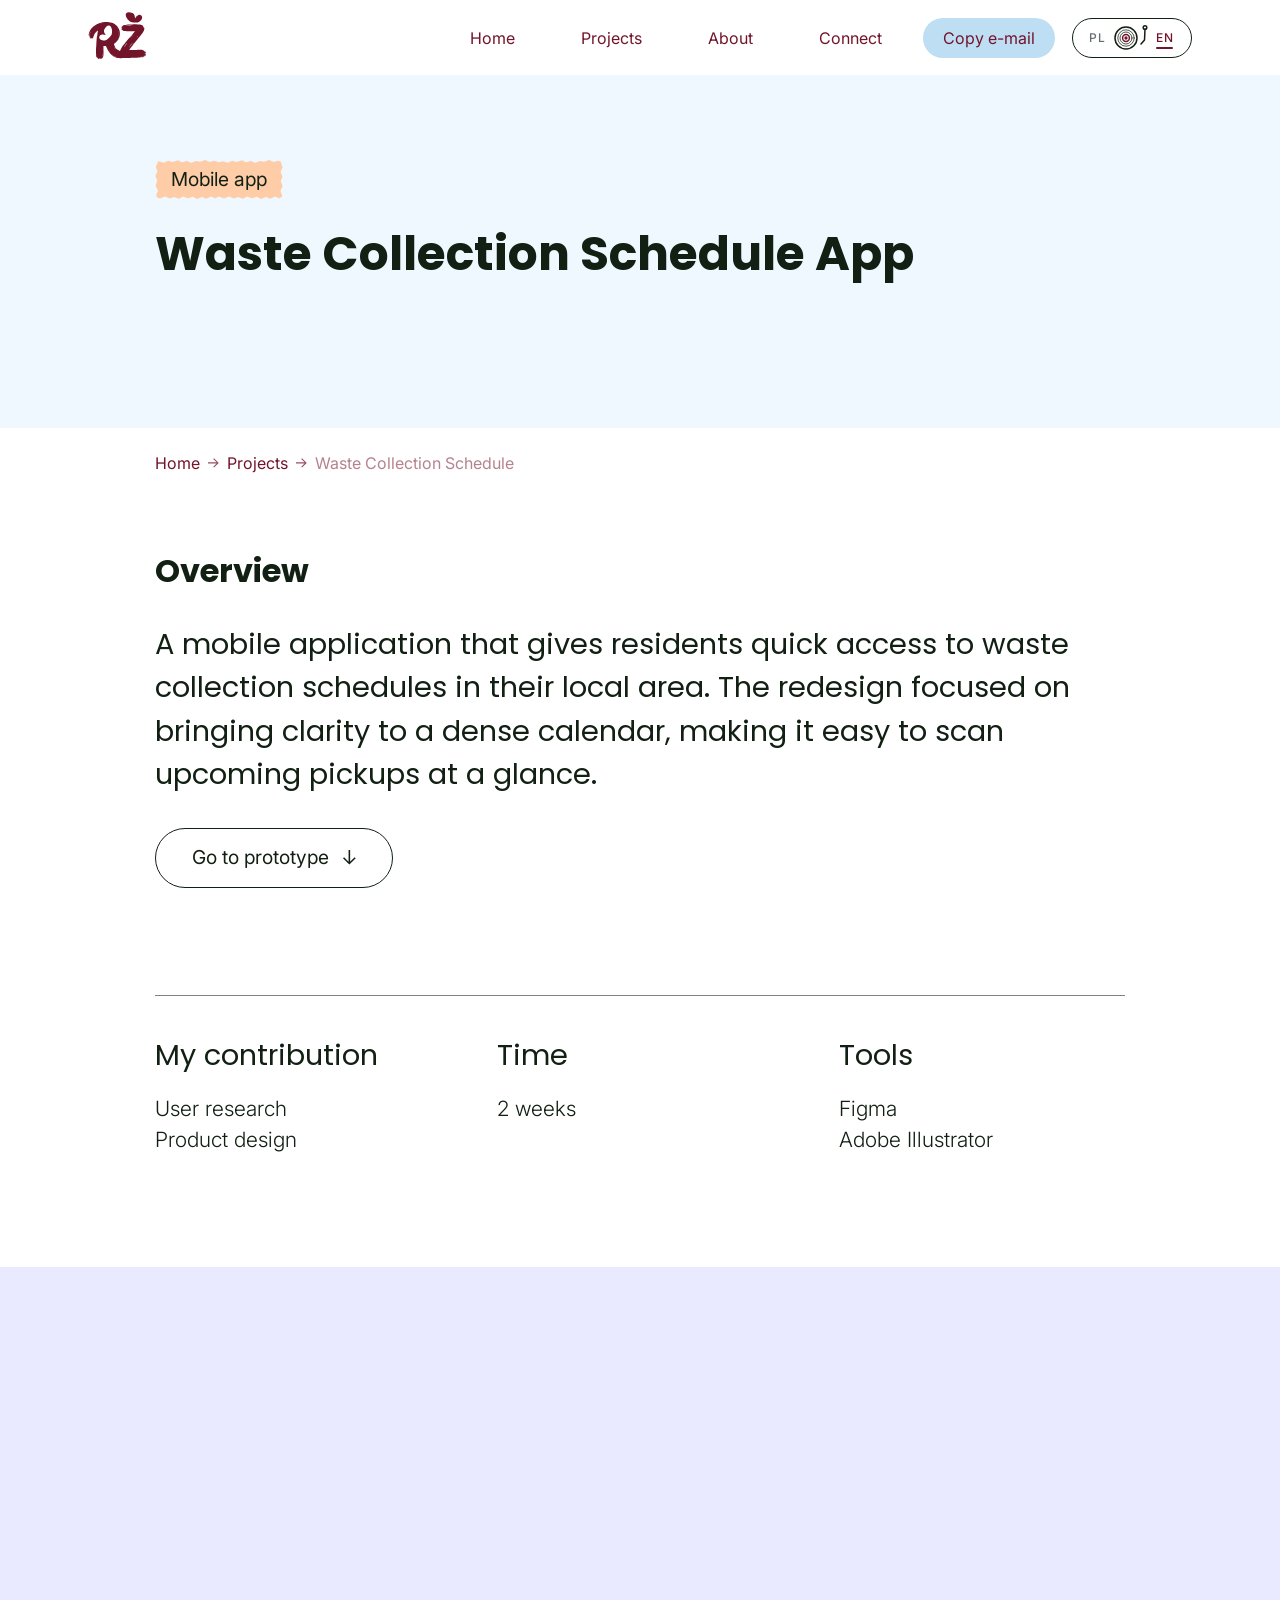
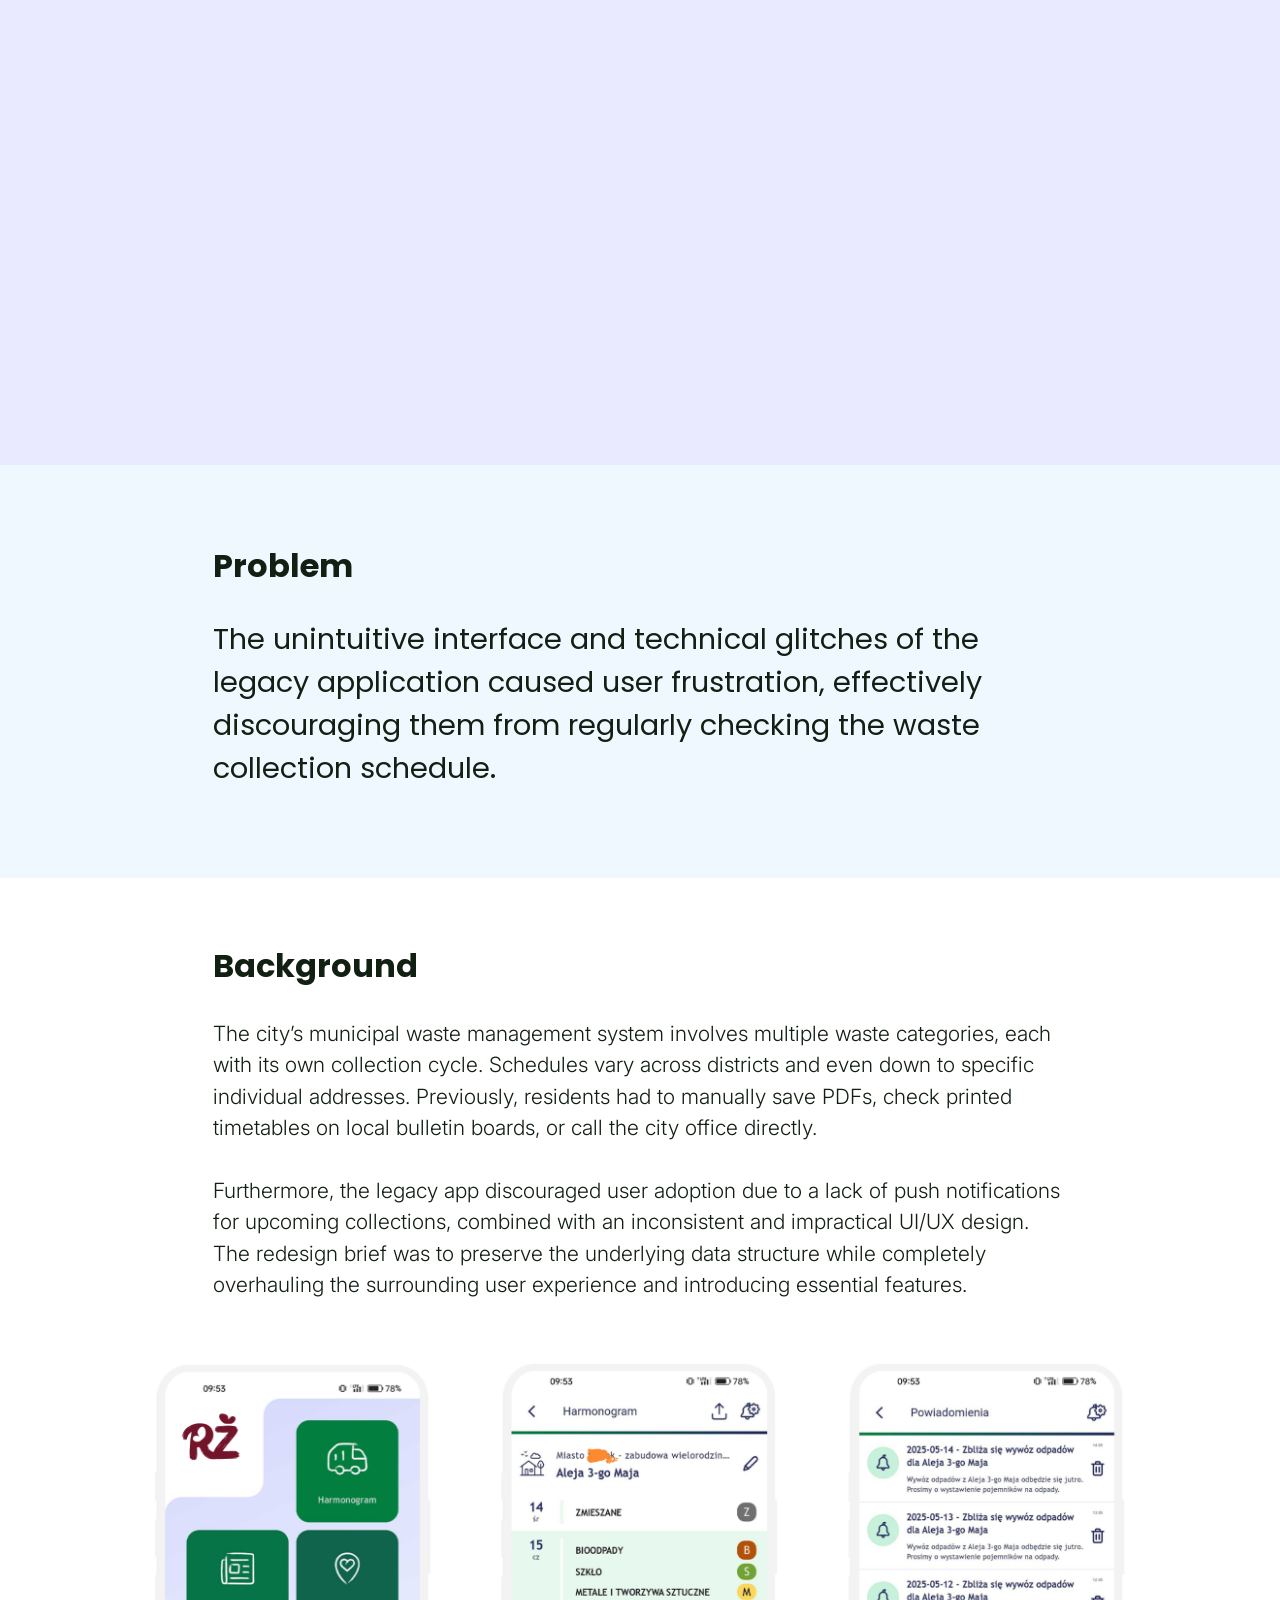
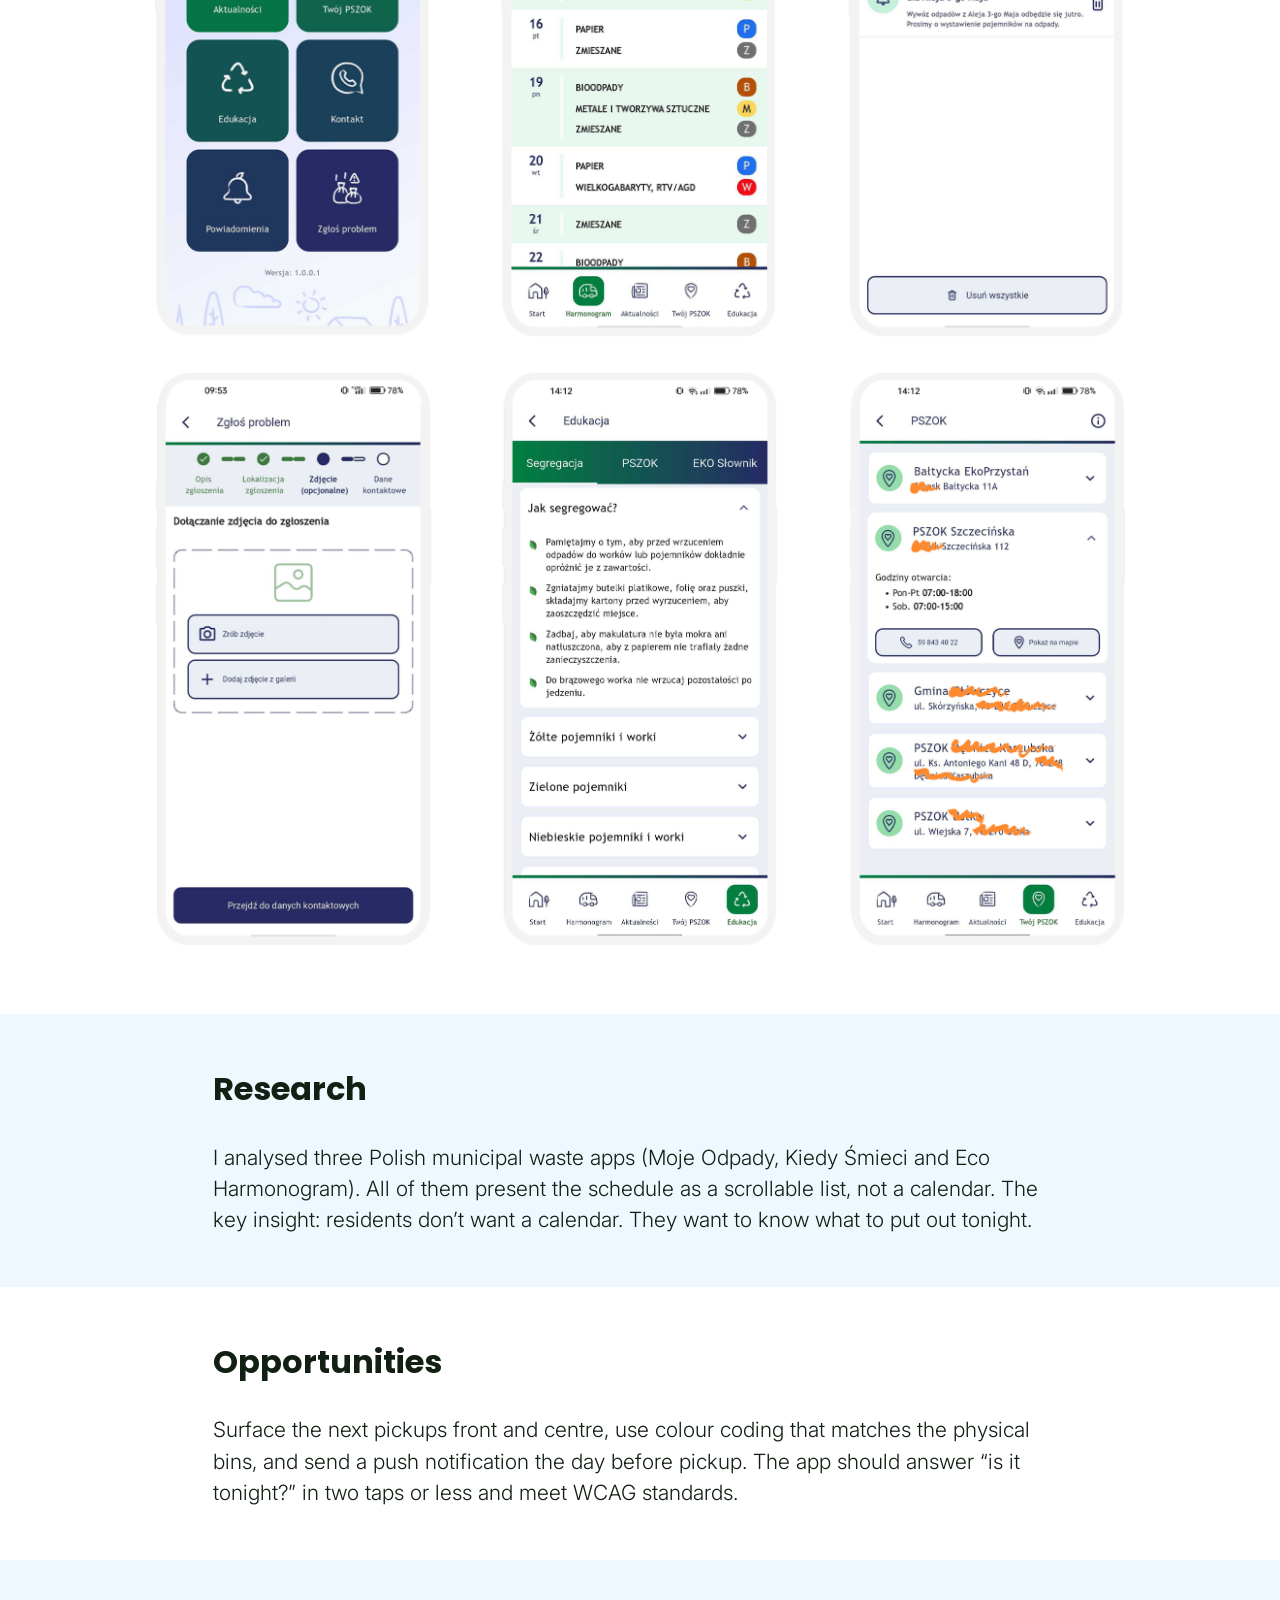
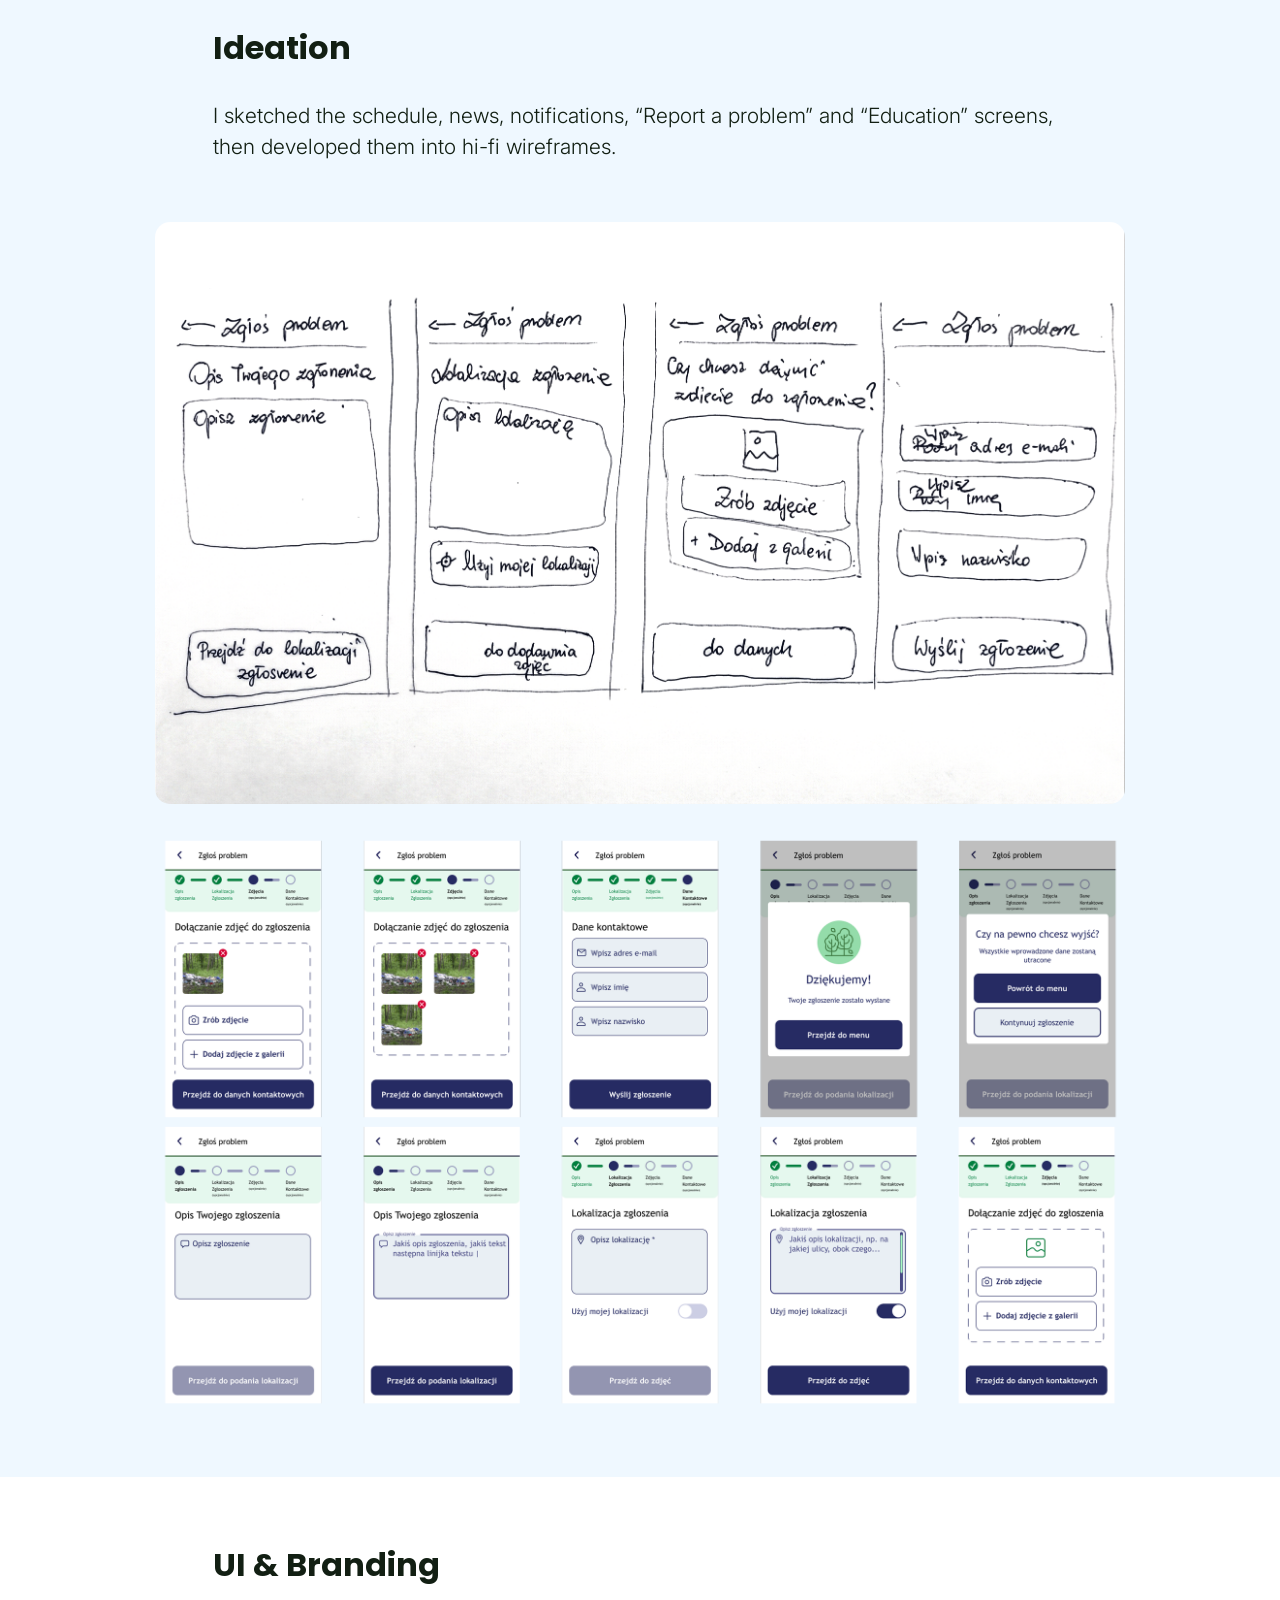
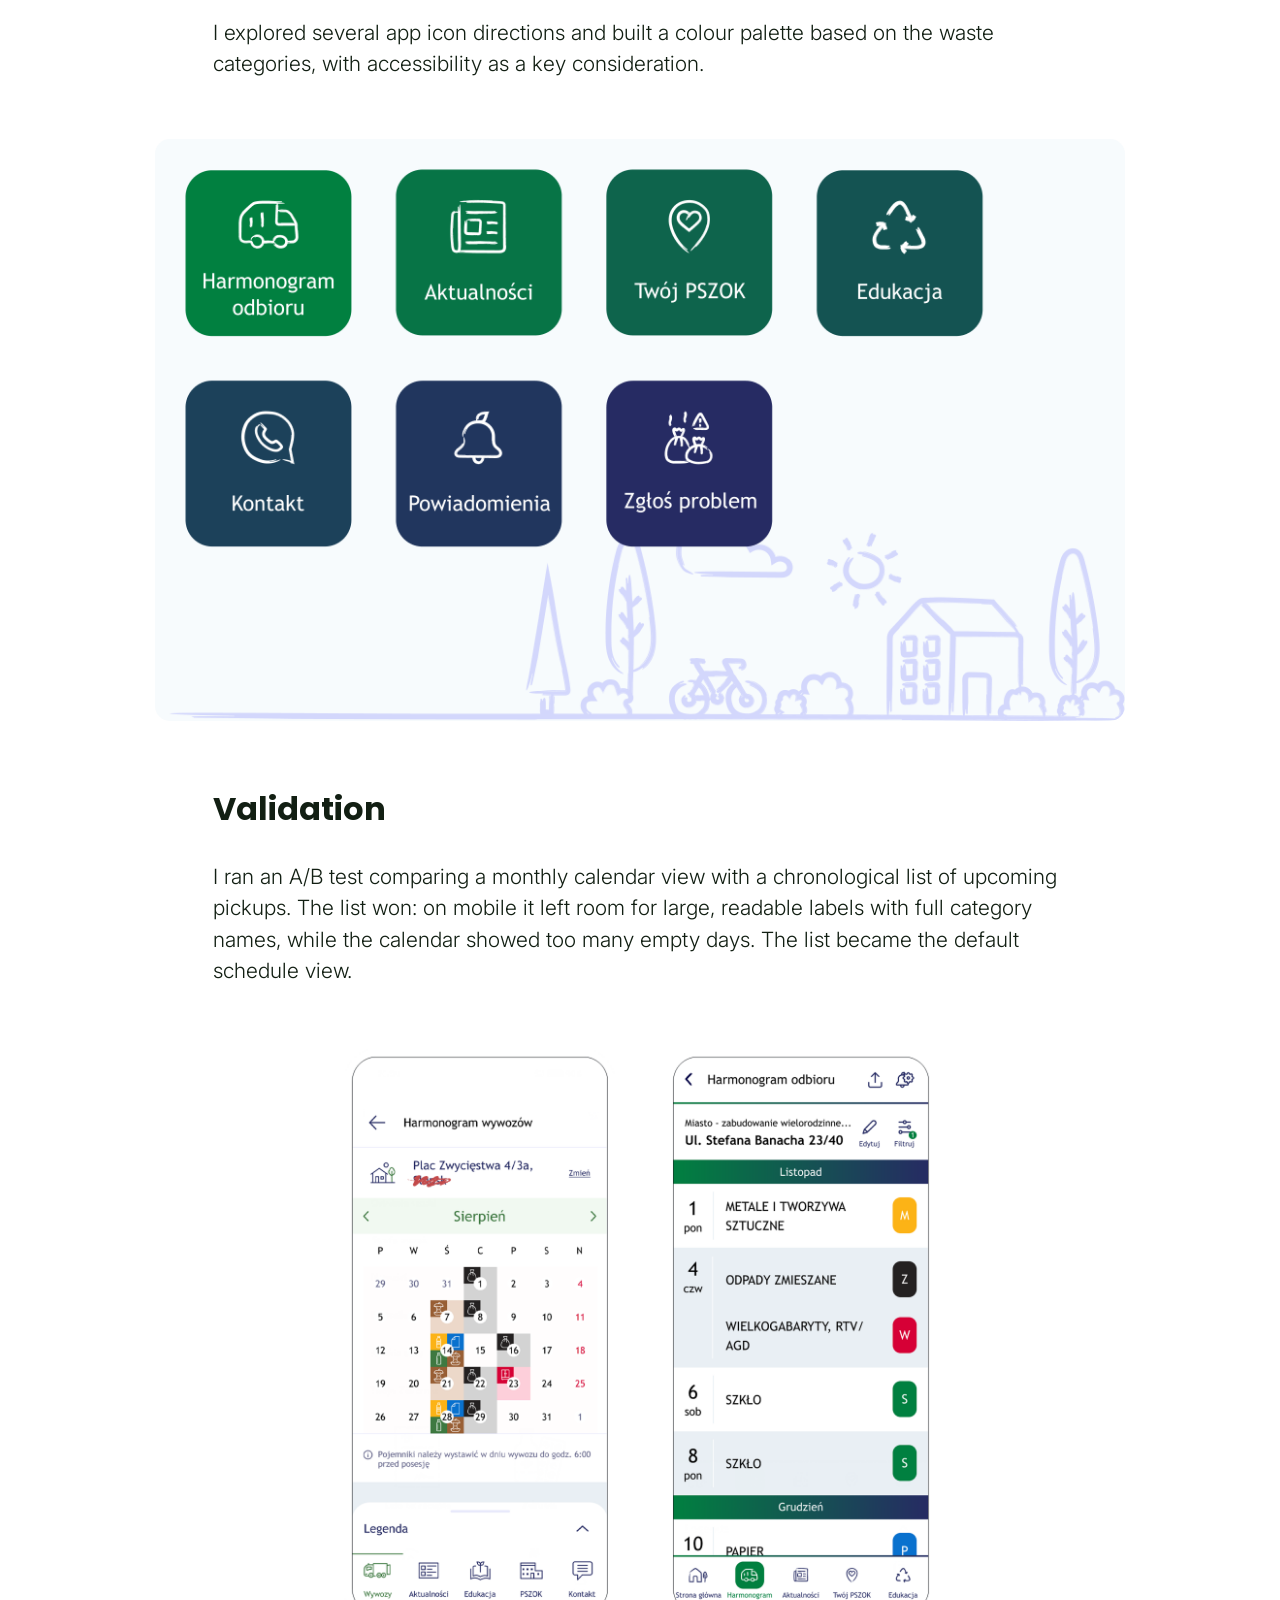
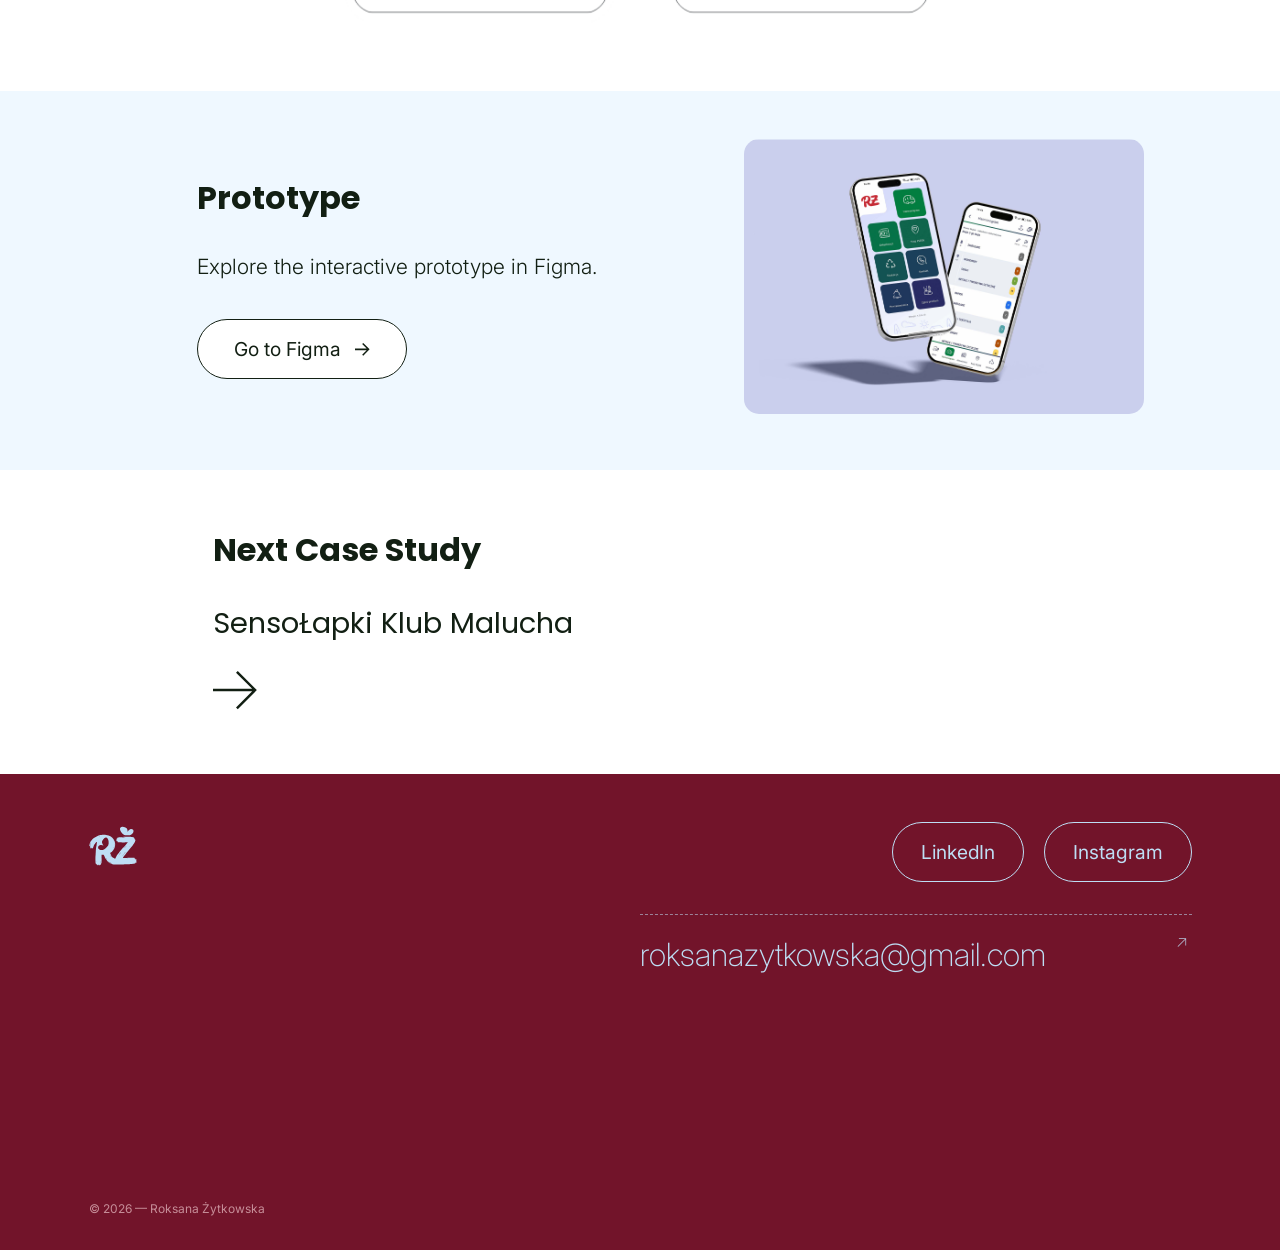
<file: projects/waste-collection-schedule.html>
<!doctype html>
<html lang="en">
<head>
  <meta charset="utf-8">
  <meta name="viewport" content="width=device-width, initial-scale=1">
  <title>Waste Collection Schedule App – case study · Roksana Żytkowska</title>
  <meta name="description" content="UX/UI case study: redesign of a mobile app that gives residents quick access to waste collection schedules in their local area.">
  <meta name="theme-color" content="#72142A">
  <link rel="icon" href="/assets/fav-icon.svg" type="image/svg+xml">

  <link rel="preconnect" href="https://fonts.googleapis.com">
  <link rel="preconnect" href="https://fonts.gstatic.com" crossorigin>
  <link rel="stylesheet" href="https://fonts.googleapis.com/css2?family=Inter:wght@200;300;400;500&family=Poppins:wght@400;700&display=swap">

  <!-- shared (every page) -->
  <link rel="stylesheet" href="/css/tokens.css">
  <link rel="stylesheet" href="/css/base.css">
  <!-- case study pages -->
  <link rel="stylesheet" href="/css/case-study.css">

  <script src="/js/i18n.js" defer></script>
  <script src="/js/main.js" defer></script>
  <script src="/js/case-study.js" defer></script>
</head>
<body>

<a class="skip-link" href="#main">Skip to content</a>

<!-- ===================== HEADER (copy as-is to every page) ===================== -->
<header class="site-header">
  <div class="container site-header__inner">
    <a class="site-header__logo" href="/" aria-label="Roksana Żytkowska – home">
      <img src="/assets/rz-logo-bordo.svg" alt="" width="60" height="47">
    </a>

    <button class="nav-toggle" type="button" aria-expanded="false" aria-controls="site-nav">
      <span class="nav-toggle__bar" aria-hidden="true"></span>
      <span class="visually-hidden">Menu</span>
    </button>

    <nav class="site-nav" id="site-nav" aria-label="Main">
      <ul class="site-nav__list">
        <li><a class="site-nav__link" href="/">Home</a></li>
        <li><a class="site-nav__link" href="/#projects">Projects</a></li>
        <li><a class="site-nav__link" href="/about.html">About</a></li>
        <li><a class="site-nav__link" href="/connect.html">Connect</a></li>
      </ul>
      <div class="copy-email" data-copy-email="roksanazytkowska@gmail.com">
        <button class="copy-email__btn" type="button">
          <span class="copy-email__labels">
            <span class="copy-email__label copy-email__label--default">Copy e-mail</span>
            <span class="copy-email__label copy-email__label--done" aria-hidden="true">Copied!
              <svg class="copy-email__check" viewBox="0 0 12 10" fill="none" aria-hidden="true" focusable="false"><path d="M1 5.5 4.2 8.5 11 1.5" stroke="currentColor" stroke-width="1.3" stroke-linecap="round" stroke-linejoin="round"/></svg>
            </span>
          </span>
        </button>
        <span class="copy-email__status visually-hidden" role="status" aria-live="polite"></span>
      </div>
    </nav>
    <button class="lang-switch" type="button" data-lang-switch data-lang="en" lang="en" aria-label="Change language to Polish" aria-describedby="lang-switch-state">
      <span class="lang-switch__plate" aria-hidden="true">
        <span class="lang-switch__mark lang-switch__mark--pl">PL</span>
        <span class="lang-switch__deck">
          <span class="lang-switch__flip">
            <span class="lang-switch__face lang-switch__face--a">
              <svg class="lang-switch__disc" viewBox="0 0 24 24" focusable="false">
                <circle class="ls-fill" cx="12" cy="12" r="11"/>
                <circle class="ls-groove" cx="12" cy="12" r="8.2"/>
                <circle class="ls-groove" cx="12" cy="12" r="6"/>
                <circle class="ls-accent ls-solid" cx="12" cy="12" r="3.4"/>
                <circle class="ls-hole" cx="12" cy="12" r=".9"/>
              </svg>
            </span>
            <span class="lang-switch__face lang-switch__face--b">
              <svg class="lang-switch__disc" viewBox="0 0 24 24" focusable="false">
                <circle class="ls-fill" cx="12" cy="12" r="11"/>
                <circle class="ls-groove" cx="12" cy="12" r="8.2"/>
                <circle class="ls-groove" cx="12" cy="12" r="6"/>
                <circle class="ls-accent" cx="12" cy="12" r="3.4"/>
                <circle class="ls-accent ls-solid" cx="12" cy="12" r=".9"/>
              </svg>
            </span>
          </span>
          <svg class="lang-switch__arm" viewBox="0 0 10 22" focusable="false">
            <circle class="ls-fill" cx="7" cy="2.5" r="1.8"/>
            <path d="M7 4.3 6.5 15 3 19"/>
          </svg>
        </span>
        <span class="lang-switch__mark lang-switch__mark--en">EN</span>
      </span>
      <span class="visually-hidden" id="lang-switch-state">Current language: English</span>
    </button>
  </div>
</header>
<!-- =================== /HEADER =================== -->

<!-- Side navigation through the case study (wide screens only; case-study.js marks the current part) -->
<nav class="cs-toc" aria-label="Case study sections" data-toc>
  <ul class="cs-toc__list">
    <li><a class="cs-toc__link" href="#overview" data-toc-link="overview">Overview</a></li>
    <li><a class="cs-toc__link" href="#problem" data-toc-link="discovery">Discovery</a></li>
    <li><a class="cs-toc__link" href="#opportunities" data-toc-link="define">Define</a></li>
    <li><a class="cs-toc__link" href="#ideation" data-toc-link="ideate">Ideate</a></li>
    <li><a class="cs-toc__link" href="#prototype" data-toc-link="prototype">Prototype</a></li>
  </ul>
</nav>

<main id="main">

  <!-- ===================== HERO ===================== -->
  <section class="cs-hero" aria-labelledby="cs-title">
    <div class="cs-wide">
      <p class="cs-hero__tag"><span class="marker">Mobile app</span></p>
      <h1 class="cs-hero__title" id="cs-title">Waste Collection Schedule App</h1>
    </div>
  </section>

  <nav class="cs-wide breadcrumbs" aria-label="Breadcrumb">
    <ol class="breadcrumbs__list">
      <li><a href="/">Home</a></li>
      <li><a href="/#projects">Projects</a></li>
      <li><span aria-current="page">Waste Collection Schedule</span></li>
    </ol>
  </nav>

  <!-- ===================== OVERVIEW ===================== -->
  <section class="cs-overview" id="overview" data-toc-section="overview" aria-labelledby="overview-title">
    <div class="cs-wide">
      <h2 class="h2 cs-heading" id="overview-title">Overview</h2>
      <p class="h3">A mobile application that gives residents quick access to waste collection schedules in their local area. The redesign focused on bringing clarity to a dense calendar, making it easy to scan upcoming pickups at a glance.</p>
      <a class="btn cs-overview__btn" href="#prototype" data-scroll-to="prototype">
        Go to prototype <span class="icon icon--down" aria-hidden="true"></span>
      </a>

      <dl class="cs-facts">
        <div class="cs-facts__item">
          <dt class="h3">My contribution</dt>
          <dd class="h5">User research</dd>
          <dd class="h5">Product design</dd>
        </div>
        <div class="cs-facts__item">
          <dt class="h3">Time</dt>
          <dd class="h5">2 weeks</dd>
        </div>
        <div class="cs-facts__item">
          <dt class="h3">Tools</dt>
          <dd class="h5">Figma</dd>
          <dd class="h5">Adobe Illustrator</dd>
        </div>
      </dl>
    </div>
  </section>

  <figure class="cs-cover" data-toc-section="overview">
    <picture>
      <source media="(max-width: 600px)" srcset="/assets/case%20study/waste-collection-schedule-app/hero-image-mobile.png" width="786" height="490">
      <img src="/assets/case%20study/waste-collection-schedule-app/hero-image-web.png"
           alt="Three phone screens of the redesigned app: the schedule list with colour-coded waste categories, the main menu and the notifications list"
           width="1895" height="1186" fetchpriority="high" decoding="async">
    </picture>
  </figure>

  <!-- ===================== DISCOVERY ===================== -->
  <section class="cs-section cs-section--band cs-section--lead" id="problem" data-toc-section="discovery" aria-labelledby="problem-title">
    <div class="cs-text">
      <h2 class="h2 cs-heading" id="problem-title">Problem</h2>
      <p class="h3">The unintuitive interface and technical glitches of the legacy application caused user frustration, effectively discouraging them from regularly checking the waste collection schedule.</p>
    </div>
  </section>

  <section class="cs-section" id="background" data-toc-section="discovery" aria-labelledby="background-title">
    <div class="cs-text cs-prose">
      <h2 class="h2 cs-heading" id="background-title">Background</h2>
      <p class="h5">The city’s municipal waste management system involves multiple waste categories, each with its own collection cycle. Schedules vary across districts and even down to specific individual addresses. Previously, residents had to manually save PDFs, check printed timetables on local bulletin boards, or call the city office directly.</p>
      <p class="h5">Furthermore, the legacy app discouraged user adoption due to a lack of push notifications for upcoming collections, combined with an inconsistent and impractical UI/UX design. The redesign brief was to preserve the underlying data structure while completely overhauling the surrounding user experience and introducing essential features.</p>
    </div>
    <div class="cs-media">
      <figure class="cs-figure">
        <img src="/assets/case%20study/waste-collection-schedule-app/image1.png"
             alt="Redesigned screens: main menu with large tiles, the schedule list for one address, and pickup reminders in notifications"
             width="970" height="582" loading="lazy" decoding="async">
      </figure>
      <figure class="cs-figure">
        <img src="/assets/case%20study/waste-collection-schedule-app/image2.png"
             alt="Redesigned screens: adding a photo to a problem report, waste sorting tips in Education, and the list of waste drop-off points (PSZOK) with opening hours"
             width="970" height="582" loading="lazy" decoding="async">
      </figure>
    </div>
  </section>

  <section class="cs-section cs-section--band cs-section--short" id="research" data-toc-section="discovery" aria-labelledby="research-title">
    <div class="cs-text">
      <h2 class="h2 cs-heading" id="research-title">Research</h2>
      <p class="h5">I analysed three Polish municipal waste apps (Moje Odpady, Kiedy Śmieci and Eco Harmonogram). All of them present the schedule as a scrollable list, not a calendar. The key insight: residents don’t want a calendar. They want to know what to put out tonight.</p>
    </div>
  </section>

  <!-- ===================== DEFINE ===================== -->
  <section class="cs-section cs-section--short" id="opportunities" data-toc-section="define" aria-labelledby="opportunities-title">
    <div class="cs-text">
      <h2 class="h2 cs-heading" id="opportunities-title">Opportunities</h2>
      <p class="h5">Surface the next pickups front and centre, use colour coding that matches the physical bins, and send a push notification the day before pickup. The app should answer “is it tonight?” in two taps or less and meet WCAG standards.</p>
    </div>
  </section>

  <!-- ===================== IDEATE ===================== -->
  <section class="cs-section cs-section--band" id="ideation" data-toc-section="ideate" aria-labelledby="ideation-title">
    <div class="cs-text">
      <h2 class="h2 cs-heading" id="ideation-title">Ideation</h2>
      <p class="h5">I sketched the schedule, news, notifications, “Report a problem” and “Education” screens, then developed them into hi-fi wireframes.</p>
    </div>
    <div class="cs-media">
      <figure class="cs-figure">
        <img src="/assets/case%20study/waste-collection-schedule-app/sketch-report-flow.png"
             alt="Hand-drawn sketches of the four “Report a problem” steps: description, location, photo and contact details"
             width="970" height="582" loading="lazy" decoding="async">
      </figure>
      <figure class="cs-figure">
        <img src="/assets/case%20study/waste-collection-schedule-app/hi-fi-screens.png"
             alt="Hi-fi wireframes of the “Report a problem” flow: ten screens covering the description, location, photos, contact details, the thank-you message and the exit confirmation"
             width="970" height="582" loading="lazy" decoding="async">
      </figure>
    </div>
  </section>

  <section class="cs-section" id="branding" data-toc-section="ideate" aria-labelledby="branding-title">
    <div class="cs-text">
      <h2 class="h2 cs-heading" id="branding-title">UI &amp; Branding</h2>
      <p class="h5">I explored several app icon directions and built a colour palette based on the waste categories, with accessibility as a key consideration.</p>
    </div>
    <div class="cs-media">
      <figure class="cs-figure">
        <img src="/assets/case%20study/waste-collection-schedule-app/branding.png"
             alt="Menu tiles in shades of green and navy with line icons: pickup schedule, news, your PSZOK, education, contact, notifications and report a problem"
             width="970" height="582" loading="lazy" decoding="async">
      </figure>
    </div>
  </section>

  <!-- ===================== PROTOTYPE ===================== -->
  <section class="cs-section cs-section--flush" id="validation" data-toc-section="ideate" aria-labelledby="validation-title">
    <div class="cs-text">
      <h2 class="h2 cs-heading" id="validation-title">Validation</h2>
      <p class="h5">I ran an A/B test comparing a monthly calendar view with a chronological list of upcoming pickups. The list won: on mobile it left room for large, readable labels with full category names, while the calendar showed too many empty days. The list became the default schedule view.</p>
    </div>
    <div class="cs-media">
      <figure class="cs-figure">
        <img src="/assets/case%20study/waste-collection-schedule-app/validation.png"
             alt="A/B test variants side by side: a monthly calendar with small waste icons, and the chronological list of upcoming pickups with full category names and colour badges"
             width="970" height="582" loading="lazy" decoding="async">
      </figure>
    </div>
  </section>

  <section class="cs-section cs-section--band cs-prototype" id="prototype" data-toc-section="prototype" aria-labelledby="prototype-title">
    <div class="cs-text cs-prototype__inner">
      <div class="cs-prototype__body">
        <h2 class="h2 cs-heading" id="prototype-title">Prototype</h2>
        <p class="h5">Explore the interactive prototype in Figma.</p>
        <a class="btn cs-prototype__btn" href="https://www.figma.com/proto/BSqvuoZXHqP0sQ5EPcY0Cf/Harmonogram-Wywozu-Odpad%C3%B3w?node-id=1-1058&amp;viewport=485%2C144%2C0.09&amp;t=wNTkP2OI0JS4VUWD-1&amp;scaling=scale-down&amp;content-scaling=fixed&amp;starting-point-node-id=1%3A1058&amp;show-proto-sidebar=1&amp;page-id=0%3A1" target="_blank" rel="noopener">
          Go to Figma <span class="icon icon--right" aria-hidden="true"></span>
          <span class="visually-hidden">(opens in a new tab)</span>
        </a>
      </div>
      <figure class="cs-prototype__media">
        <img src="/assets/case%20study/waste-collection-schedule-app/prototype.png"
             alt="Two phones with the redesigned app: the main menu and the pickup schedule"
             width="400" height="275" loading="lazy" decoding="async">
      </figure>
    </div>
  </section>

  <!-- ===================== NEXT CASE STUDY ===================== -->
  <section class="cs-section cs-next" aria-labelledby="next-title">
    <div class="cs-text">
      <h2 class="h2 cs-heading" id="next-title">Next Case Study</h2>
      <a class="cs-next__link" href="/projects/sensolapki.html">
        <span class="h3 cs-next__name">SensoŁapki Klub Malucha</span>
        <span class="icon icon--arrow cs-next__arrow" aria-hidden="true"></span>
      </a>
    </div>
  </section>

</main>

<!-- ===================== FOOTER (copy as-is to every page) ===================== -->
<footer class="site-footer">
  <div class="container site-footer__inner">
    <a class="site-footer__logo" href="/" aria-label="Roksana Żytkowska – home">
      <img src="/assets/rz-logo-light.svg" alt="" width="52" height="40">
    </a>

    <div class="site-footer__aside">
      <ul class="site-footer__social" aria-label="Social media">
        
        <li><a class="btn btn--on-dark" href="https://www.linkedin.com/in/roksana-%C5%BCytkowska-874285223/" target="_blank" rel="noopener noreferrer">LinkedIn<span class="visually-hidden"> (opens in a new tab)</span></a></li>
        <li><a class="btn btn--on-dark" href="https://www.instagram.com/roksana_design_/" target="_blank" rel="noopener noreferrer">Instagram<span class="visually-hidden"> (opens in a new tab)</span></a></li>
      </ul>
      <a class="footer-mail" href="mailto:roksanazytkowska@gmail.com">
        roksanazytkowska@gmail.com<span class="footer-mail__arrow" aria-hidden="true">↗</span>
      </a>
    </div>

    <p class="site-footer__copy">© 2026 — Roksana Żytkowska</p>
  </div>
</footer>
<!-- =================== /FOOTER =================== -->

</body>
</html>
</file>
<file: css/tokens.css>
/* ==========================================================================
   Design tokens – roksana-design.pl
   Shared by every page. Change values here, not in component styles.
   ========================================================================== */

:root {
  /* ---- Colours ---- */
  --c-bordo: #72142A;          /* accent, footer, active filter, tap state */
  --c-text: #121F13;           /* body text */
  --c-blue-light: #BEDEF4;     /* button hover, "Copy e-mail" */
  --c-band: #EFF8FF;           /* carousel background */
  --c-connect: #CADEE2;        /* "Let's connect" – matches the cheesecake video backdrop */
  --c-peach: #FECCA6;          /* text highlight, nav hover */
  --c-placeholder: #FFDFE3;    /* image placeholders */
  --c-bordo-muted: #B4838E;    /* breadcrumb current page, inactive side navigation */
  --c-lilac: #CACFED;          /* case study: prototype image background */
  --c-cover: #E9EAFF;          /* case study: backdrop behind the full-width cover image */
  --c-cream: #FAF1E8;          /* SensoŁapki brand cream (cover backdrop) */
  --c-white: #FFFFFF;

  --c-text-muted: #686B73;     /* carousel items */
  --c-disabled: #A3A6AB;       /* disabled button text + border */
  --c-rule: rgba(18, 31, 19, .55);
  --c-on-bordo-muted: rgba(255, 223, 227, .6); /* footer copyright */

  /* ---- Fonts ---- */
  --font-heading: "Poppins", system-ui, -apple-system, "Segoe UI", sans-serif;
  --font-ui: "Inter", system-ui, -apple-system, "Segoe UI", sans-serif;

  /* ---- Type scale (desktop values from content.txt, fluid down to mobile) ---- */
  --fs-hero: clamp(1.75rem, 1.2rem + 2.2vw, 3rem);       /* 48px  Poppins 400/700 */
  --fs-h1: clamp(1.75rem, 1.4rem + 1.4vw, 2.5rem);       /* 40px  Poppins 400 */
  --fs-h2: clamp(1.5rem, 1.25rem + 1vw, 2rem);           /* 32px  Poppins 700 */
  --fs-h3: clamp(1.25rem, 1rem + 1vw, 2rem);             /* 32px  Poppins 400 */
  --fs-h4: clamp(1.25rem, 1rem + 1vw, 2rem);             /* 32px  Inter 200 */
  --fs-h5: clamp(1.0625rem, .95rem + .45vw, 1.5rem);     /* 24px  Inter 300 (Light) */
  --fs-carousel: clamp(1.375rem, 1.1rem + 1.1vw, 2rem);  /* 32px  Poppins 400 */
  --fs-btn: clamp(1.0625rem, 1rem + .25vw, 1.25rem);     /* 20px  Inter 400 */
  --fs-ui: 1rem;                                         /* 16px  nav, filters */
  --fs-small: .75rem;                                    /* 12px  "Copied", © */
  --lh: 1.5;

  /* ---- Layout ---- */
  --container: 1103px;
  --gutter: clamp(16px, 4vw, 40px);
  --indent: clamp(0px, 4vw, 62px);   /* hero + intro text inset, as in the mockup */
  --header-h: 75px;

  /* ---- Shape ---- */
  --radius-pill: 999px;
  --radius-lg: 30px;
  --radius-md: 15px;

  /* ---- Motion ---- */
  --ease: cubic-bezier(.2, .7, .2, 1);
  --dur: .2s;

  /* ---- Cursors (hotspot = arrow tip / tool tip; standard cursor as fallback) ---- */
  --cursor-default: url("/assets/coursor-sec.svg?v=2") 5 5, auto;
  --cursor-pointer: url("/assets/coursor-sec.svg?v=2") 5 5, pointer;
  --cursor-work: url("/assets/coursor-work-hover-sec.svg?v=2") 12 11, pointer;
  --cursor-discover: url("/assets/coursor-discover-hover-sec.svg?v=1") 5 28, pointer;
}
</file>
<file: css/base.css>
/* ==========================================================================
   Base – shared by every page
   reset · typography · layout · buttons · header · footer · cursors
   ========================================================================== */

/* ---------- Reset ---------- */
*, *::before, *::after { box-sizing: border-box; }
html { -webkit-text-size-adjust: 100%; scroll-behavior: smooth; scroll-padding-top: calc(var(--header-h) + 16px); }
body {
  margin: 0;
  background: var(--c-white);
  color: var(--c-text);
  font-family: var(--font-ui);
  font-size: var(--fs-ui);
  line-height: var(--lh);
  -webkit-font-smoothing: antialiased;
  text-rendering: optimizeLegibility;
  overflow-x: clip;
}
h1, h2, h3, h4, h5, p, ul, figure { margin: 0; }
ul { padding: 0; list-style: none; }
img, svg { display: block; max-width: 100%; }
a { color: inherit; text-decoration: none; }
button { font: inherit; color: inherit; background: none; border: 0; padding: 0; }

@media (prefers-reduced-motion: reduce) {
  html { scroll-behavior: auto; }
  *, *::before, *::after { transition-duration: .01ms !important; }
}

/* ---------- Text selection ---------- */
::selection { background: var(--c-bordo); color: var(--c-blue-light); }
/* on the bordo footer the colours swap, otherwise the selection would be invisible */
.site-footer ::selection { background: var(--c-blue-light); color: var(--c-bordo); }

/* ---------- Custom cursors ---------- */
html, body { cursor: var(--cursor-default); }
a, button, [role="button"], label, summary { cursor: var(--cursor-pointer); }
button:disabled, [aria-disabled="true"] { cursor: not-allowed; }

/* ---------- Cursor trail: little butterflies (js/cursor-trail.js) ----------
   Each one appears behind the cursor, flaps its wings and flutters up and away
   while fading out. Colours follow the hero butterfly (orange → pink). */
.cursor-trail {
  position: fixed;
  inset: 0;
  z-index: 999;
  pointer-events: none;
  overflow: hidden;
}
.cursor-bfly {
  position: absolute;
  width: var(--size, 16px);
  height: var(--size, 16px);
  margin: calc(var(--size, 16px) / -2) 0 0 calc(var(--size, 16px) / -2);
  animation: bfly-fly 1.4s cubic-bezier(.25, .6, .3, 1) forwards;
}
.cursor-bfly svg { width: 100%; height: 100%; overflow: visible; }
.cursor-bfly__wings {
  fill: currentColor;
  transform-box: fill-box;
  transform-origin: center;
  animation: bfly-flap var(--flap, .2s) ease-in-out infinite alternate;
}
.cursor-bfly__body { fill: var(--c-bordo); }

@keyframes bfly-fly {
  0%   { opacity: 0; transform: translate(0, 0) rotate(0) scale(.4); }
  15%  { opacity: .95; transform: translate(calc(var(--tx) * .15), calc(var(--ty) * .15)) rotate(calc(var(--rot) * .3)) scale(1); }
  70%  { opacity: .85; }
  100% { opacity: 0; transform: translate(var(--tx), var(--ty)) rotate(var(--rot)) scale(.7); }
}
/* seen from above: wings fold towards the body and open again */
@keyframes bfly-flap {
  from { transform: scaleX(1); }
  to   { transform: scaleX(.25); }
}
@media (prefers-reduced-motion: reduce) {
  .cursor-trail { display: none; }
}

/* ---------- Accessibility helpers ---------- */
.visually-hidden {
  position: absolute !important;
  width: 1px; height: 1px;
  margin: -1px; padding: 0; border: 0;
  overflow: hidden; clip: rect(0 0 0 0); clip-path: inset(50%);
  white-space: nowrap;
}
.skip-link {
  position: absolute; left: 16px; top: -100px; z-index: 1000;
  padding: 12px 20px;
  background: var(--c-bordo); color: var(--c-white);
  border-radius: var(--radius-pill);
}
.skip-link:focus { top: 12px; }

:focus-visible {
  outline: 3px solid var(--c-bordo);
  outline-offset: 3px;
}

/* ---------- Typography (scale from content.txt) ---------- */
.h1 { font: 400 var(--fs-h1)/var(--lh) var(--font-heading); }
.h2 { font: 700 var(--fs-h2)/var(--lh) var(--font-heading); }
.h3 { font: 400 var(--fs-h3)/var(--lh) var(--font-heading); }
.h4 { font: 200 var(--fs-h4)/var(--lh) var(--font-ui); }
.h5 { font: 300 var(--fs-h5)/var(--lh) var(--font-ui); }

/* ---------- Layout ---------- */
.container {
  width: 100%;
  max-width: calc(var(--container) + 2 * var(--gutter));
  margin-inline: auto;
  padding-inline: var(--gutter);
}

/* ---------- Icons (SVG used as a mask → inherits text colour) ---------- */
.icon {
  display: inline-block;
  flex: none;
  background-color: currentColor;
  -webkit-mask: var(--icon) center / contain no-repeat;
          mask: var(--icon) center / contain no-repeat;
}
.icon--right  { --icon: url("/assets/right-arrow.svg");  width: 15px; height: 13px; }
.icon--down   { --icon: url("/assets/down-arrow.svg");   width: 13px; height: 15px; }
.icon--arrow  { --icon: url("/assets/arrow-button.svg"); width: 44px; height: 39px; }

/* ---------- Peach "marker" highlight with irregular edges ----------
   Fill = background colour, ragged top/bottom = repeating mask tile,
   ragged ends = two small caps. Works across line breaks (box-decoration-break).
   Used in the homepage intro and for case-study tags. */
.marker {
  --marker-edge: url("data:image/svg+xml,%3Csvg xmlns='http://www.w3.org/2000/svg' viewBox='0 0 64 40' preserveAspectRatio='none'%3E%3Cpath d='M0 3.2 4 2.1 9 3.6 13 1.6 18 2.8 23 1.2 27 3.1 32 2 36 3.7 41 1.9 45 2.6 50 1 55 3 59 1.8 64 3.2V36.4L60 38.2 56 36.6 51 38.6 47 37 42 38.9 38 36.8 33 38.2 28 36.5 24 38.7 19 37.1 15 38.5 10 36.6 5 38.4 0 36.4Z'/%3E%3C/svg%3E");
  --marker-start: url("data:image/svg+xml,%3Csvg xmlns='http://www.w3.org/2000/svg' viewBox='0 0 10 40' preserveAspectRatio='none'%3E%3Cpath d='M10 0V40H2.6L1.2 35 3 30.5.6 26 2.2 21 .4 16.5 2.4 12 .8 7.5 2.8 3.4 1.6 0Z'/%3E%3C/svg%3E");
  --marker-end: url("data:image/svg+xml,%3Csvg xmlns='http://www.w3.org/2000/svg' viewBox='0 0 10 40' preserveAspectRatio='none'%3E%3Cpath d='M0 0V40H7.8L9.2 35.4 7.4 31 9.6 26.2 7.8 21.6 9.4 17 7.6 12.4 9.6 8 8 3.6 8.8 0Z'/%3E%3C/svg%3E");
  --marker-mid: linear-gradient(#000 0 0);

  color: inherit;
  padding: .06em .18em;
  margin: 0 -.06em;
  /* the fill is a gradient so it can be "drawn" from left to right (homepage) */
  background: linear-gradient(var(--c-peach), var(--c-peach)) left center / 100% 100% no-repeat;
  -webkit-box-decoration-break: clone;
          box-decoration-break: clone;

  mask-image: var(--marker-edge), var(--marker-start), var(--marker-end), var(--marker-mid);
  mask-size: 64px 100%, 10px 100%, 10px 100%, calc(100% - 18px) 100%;
  mask-position: 0 0, left top, right top, center;
  mask-repeat: repeat-x, no-repeat, no-repeat, no-repeat;
  mask-composite: intersect, add, add, add;
}

/* ==========================================================================
   Buttons
   ========================================================================== */

/* Outline button: "Discover my work", "Go to case study", "Send me a message" */
.btn {
  display: inline-flex;
  align-items: center;
  justify-content: center;
  gap: 14px;
  min-height: 60px;
  padding: 0 36px;
  border: 1px solid var(--c-text);
  border-radius: var(--radius-pill);
  background: var(--c-white);
  color: var(--c-text);
  font: 400 var(--fs-btn)/1.2 var(--font-ui);
  white-space: nowrap;
  transition: background-color var(--dur) var(--ease), color var(--dur) var(--ease), border-color var(--dur) var(--ease), transform var(--dur) var(--ease);
}
@media (hover: hover) {
  .btn:hover { background: var(--c-blue-light); transform: translateY(-2px); }
}
.btn:active { transform: none; }
.btn:active { background: var(--c-bordo); border-color: var(--c-bordo); color: var(--c-white); }
.btn:disabled, .btn[aria-disabled="true"] {
  background: var(--c-white);
  border-color: var(--c-disabled);
  color: var(--c-disabled);
  pointer-events: none;
}

/* Outline button on bordo background: LinkedIn, Instagram */
.btn--on-dark {
  background: transparent;
  border-color: var(--c-blue-light);
  color: var(--c-blue-light);
  padding: 0 28px;
}
@media (hover: hover) {
  .btn--on-dark:hover { background: transparent; border-color: var(--c-white); color: var(--c-white); transform: none; } /* LinkedIn / Instagram don't lift */
}
.btn--on-dark:active { background: rgba(190, 222, 244, .12); border-color: var(--c-blue-light); color: var(--c-blue-light); }
.btn--on-dark:focus-visible { outline-color: var(--c-blue-light); }

/* Pill / chip: filters (All, UX/UI, Branding) */
.chip {
  display: inline-flex;
  align-items: center;
  min-height: 40px;
  padding: 0 18px;
  border: 1px solid var(--c-text);
  border-radius: var(--radius-pill);
  background: var(--c-white);
  color: var(--c-text);
  font: 400 var(--fs-ui)/1 var(--font-ui);
  white-space: nowrap;
  transition: background-color var(--dur) var(--ease), color var(--dur) var(--ease), border-color var(--dur) var(--ease), transform var(--dur) var(--ease);
}
@media (hover: hover) {
  .chip:hover { background: var(--c-blue-light); transform: translateY(-2px); }
  .chip[aria-pressed="true"]:hover { background: var(--c-bordo); }
}
.chip[aria-pressed="true"],
.chip:active { background: var(--c-bordo); border-color: var(--c-bordo); color: var(--c-blue-light); }
.chip:active { transform: none; }
.chip:disabled { transform: none; }
.chip:disabled { background: var(--c-white); border-color: var(--c-disabled); color: var(--c-disabled); }

/* ==========================================================================
   Header
   ========================================================================== */
.site-header {
  position: sticky;
  top: 0;
  z-index: 100;
  background: var(--c-white);
}
.site-header__inner {
  display: flex;
  align-items: center;
  justify-content: space-between;
  gap: 24px;
  height: var(--header-h);
}
/* the logo SVG has a square 1159 viewBox with empty margins → the image box is larger than the visible mark */
.site-header__logo { display: block; width: 60px; height: 47px; flex: none; position: relative; }
.site-header__logo img { position: absolute; left: -2px; top: 50%; width: 63px; height: 63px; max-width: none; transform: translateY(-46%); }

.site-nav { display: flex; align-items: center; gap: 17px; }
.site-nav__list { display: flex; align-items: center; gap: 18px; }

.site-nav__link {
  display: inline-flex;
  align-items: center;
  min-height: 40px;
  padding: 0 24px;
  border-radius: var(--radius-pill);
  color: var(--c-bordo);
  font: 400 var(--fs-ui)/1 var(--font-ui);
  transition: background-color var(--dur) var(--ease);
}
@media (hover: hover) {
  .site-nav__link:hover { background: var(--c-peach); }
}
.site-nav__link:active { background: transparent; }
.site-nav__link[aria-current="page"] { font-weight: 500; }

/* "Copy e-mail" */
.copy-email { position: relative; }
.copy-email__btn {
  display: inline-flex;
  align-items: center;
  min-height: 40px;
  padding: 0 20px;
  border-radius: var(--radius-pill);
  background: var(--c-blue-light);
  color: var(--c-bordo);
  font: 400 var(--fs-ui)/1 var(--font-ui);
  white-space: nowrap;
  transition: background-color var(--dur) var(--ease), color var(--dur) var(--ease), transform var(--dur) var(--ease);
}
@media (hover: hover) {
  .copy-email__btn:hover { background: var(--c-bordo); color: var(--c-white); transform: translateY(-2px); }
}
.copy-email__btn:active { transform: none; }
.copy-email__btn:active,
.copy-email.is-copied .copy-email__btn { background: var(--c-blue-light); color: var(--c-bordo); transform: none; }

/* both labels share one grid cell → the button keeps the width of the longer one */
.copy-email__labels { display: grid; justify-items: center; }
.copy-email__label { grid-area: 1 / 1; display: inline-flex; align-items: center; gap: 6px; transition: opacity var(--dur) var(--ease); }
.copy-email__label--done { opacity: 0; }
.copy-email__check { width: 12px; height: 10px; flex: none; }
.copy-email.is-copied .copy-email__label--default { opacity: 0; }
.copy-email.is-copied .copy-email__label--done { opacity: 1; }

/* ---------- Language switch (PL / EN) – line-art vinyl record ----------
   White pill with a black outline like the other buttons. Side A (bordo label)
   = PL, side B (empty label) = EN. On click the record spins and flips over and
   the tonearm swings out and back (main.js adds .is-moving). The active language
   is underlined in bordo. main.js keeps data-lang, <html lang> and the labels in sync. */
.lang-switch { display: inline-flex; flex: none; border-radius: var(--radius-pill); -webkit-tap-highlight-color: transparent; }
/* sits in the header row after the nav (outside the mobile menu):
   desktop – right after "Copy e-mail", same 17px gap as inside the nav;
   mobile – next to the hamburger (see the 900px breakpoint below) */
.site-nav { margin-left: auto; }
.site-header__inner > .lang-switch { margin-left: -7px; }
.lang-switch__plate {
  display: inline-flex;
  align-items: center;
  gap: 8px;
  height: 40px;
  padding: 0 16px;
  border: 1px solid var(--c-text);          /* same outline as the other buttons */
  border-radius: var(--radius-pill);
  background: var(--c-white);
  color: var(--c-text);
  transition: background-color var(--dur) var(--ease);
}
.lang-switch__mark {
  position: relative;
  color: var(--c-text-muted);
  font: 500 .75rem/1 var(--font-ui);
  letter-spacing: .1em;
  transition: color .3s var(--ease);
}
.lang-switch__mark::after {                   /* bordo underline under the active language */
  content: "";
  position: absolute; left: 0; right: .1em; bottom: -5px;
  height: 1.5px; border-radius: 1px;
  background: var(--c-bordo);
  transform: scaleX(0);
  transition: transform .3s var(--ease);
}
.lang-switch[data-lang="pl"] .lang-switch__mark--pl,
.lang-switch[data-lang="en"] .lang-switch__mark--en { color: var(--c-bordo); }
.lang-switch[data-lang="pl"] .lang-switch__mark--pl::after,
.lang-switch[data-lang="en"] .lang-switch__mark--en::after { transform: scaleX(1); }

/* record + tonearm, drawn with a 1.5 px line so they stay crisp at this size */
.lang-switch__deck { position: relative; display: block; width: 34px; height: 26px; }
.lang-switch__flip {
  position: absolute; left: 0; top: 1px;
  width: 24px; height: 24px;
  transform-style: preserve-3d;
  transform: perspective(200px) rotateY(0deg);
  transition: transform .5s cubic-bezier(.45, .05, .25, 1);
}
.lang-switch[data-lang="en"] .lang-switch__flip { transform: perspective(200px) rotateY(180deg); }
.lang-switch__face { position: absolute; inset: 0; backface-visibility: hidden; -webkit-backface-visibility: hidden; }
.lang-switch__face--b { transform: rotateY(180deg); }
.lang-switch__disc { width: 24px; height: 24px; }
.lang-switch__arm {
  position: absolute; right: 0; top: 0;
  width: 10px; height: 22px;
  overflow: visible;
  transform-origin: 7px 2.5px;
}
.lang-switch svg * { fill: none; stroke: currentColor; stroke-width: 1.5; stroke-linecap: round; stroke-linejoin: round; }
.lang-switch svg .ls-fill   { fill: var(--c-white); transition: fill var(--dur) var(--ease); }
.lang-switch svg .ls-groove { stroke-width: .75; }
.lang-switch svg .ls-accent { stroke: var(--c-bordo); }
.lang-switch svg .ls-solid  { fill: var(--c-bordo); }
.lang-switch svg .ls-hole   { fill: var(--c-white); stroke: none; }

.lang-switch.is-moving .lang-switch__disc { animation: ls-spin .5s cubic-bezier(.3, 0, .3, 1); }
.lang-switch.is-moving .lang-switch__arm  { animation: ls-arm .5s cubic-bezier(.4, 0, .2, 1); }
@keyframes ls-spin { to { transform: rotate(360deg); } }
@keyframes ls-arm {
  0%, 100% { transform: rotate(0deg); }
  35%, 65% { transform: rotate(-26deg); }
}

@media (hover: hover) {
  .lang-switch:hover .lang-switch__plate { background: var(--c-blue-light); }
  .lang-switch:hover svg .ls-fill { fill: var(--c-blue-light); }
}
@media (prefers-reduced-motion: reduce) {
  .lang-switch__flip, .lang-switch__mark, .lang-switch__mark::after { transition: none; }
  .lang-switch.is-moving .lang-switch__disc,
  .lang-switch.is-moving .lang-switch__arm { animation: none; }
}
/* Hamburger (mobile / tablet) */
.nav-toggle {
  display: none;
  position: relative;
  width: 48px; height: 48px;
  margin-right: -12px;
  border-radius: var(--radius-pill);
}
.nav-toggle__bar,
.nav-toggle__bar::before,
.nav-toggle__bar::after {
  position: absolute;
  left: 50%;
  width: 24px; height: 2px;
  margin-left: -12px;
  background: var(--c-bordo);
  border-radius: 2px;
  transition: transform .25s var(--ease), opacity .2s;
}
.nav-toggle__bar { top: 50%; margin-top: -1px; }
.nav-toggle__bar::before, .nav-toggle__bar::after { content: ""; left: 0; margin-left: 0; }
.nav-toggle__bar::before { transform: translateY(-7px); }
.nav-toggle__bar::after  { transform: translateY(7px); }
.nav-toggle[aria-expanded="true"] .nav-toggle__bar { background: transparent; }
.nav-toggle[aria-expanded="true"] .nav-toggle__bar::before { transform: rotate(45deg); background: var(--c-bordo); }
.nav-toggle[aria-expanded="true"] .nav-toggle__bar::after  { transform: rotate(-45deg); background: var(--c-bordo); }

@media (max-width: 900px) {
  :root { --header-h: 64px; }
  .site-header__logo { width: 50px; height: 40px; }
  .site-header__logo img { width: 54px; height: 54px; }
  .nav-toggle { display: block; }

  .site-nav {
    position: absolute;
    top: 100%; left: 0; right: 0;
    flex-direction: column;
    align-items: stretch;
    gap: 20px;
    padding: 16px var(--gutter) 32px;
    background: var(--c-white);
    box-shadow: 0 16px 24px -16px rgba(18, 31, 19, .2);
    visibility: hidden;
    opacity: 0;
    transform: translateY(-8px);
    transition: opacity .2s var(--ease), transform .2s var(--ease), visibility 0s .2s;
  }
  .site-nav.is-open {
    visibility: visible;
    opacity: 1;
    transform: none;
    transition: opacity .2s var(--ease), transform .2s var(--ease);
  }
  .site-nav__list { flex-direction: column; align-items: stretch; gap: 4px; }
  .site-nav__link { width: 100%; min-height: 52px; font-size: 1.125rem; }
  .copy-email { align-self: flex-start; }
  .site-header__inner > .lang-switch { order: 2; margin-left: auto; }
  .nav-toggle { order: 3; margin-left: -12px; }
}

/* ==========================================================================
   Footer
   ========================================================================== */
.site-footer {
  background: var(--c-bordo);
  color: var(--c-blue-light);
}
.site-footer__inner {
  display: grid;
  grid-template-columns: 1fr minmax(0, 552px);
  grid-template-areas:
    "logo   aside"
    "copy   copy";
  gap: 0 40px;
  min-height: 476px;
  padding-top: 48px;
  padding-bottom: 32px;
}
.site-footer__logo { grid-area: logo; position: relative; display: block; width: 52px; height: 40px; margin-top: 6px; }
.site-footer__logo img { position: absolute; left: -1px; top: 50%; width: 52px; height: 52px; max-width: none; transform: translateY(-46%); }

.site-footer__aside { grid-area: aside; }
.site-footer__social { display: flex; justify-content: flex-end; flex-wrap: wrap; gap: 20px; }

.footer-mail {
  position: relative;
  display: block;
  margin-top: 32px;
  padding: 18px 40px 0 0;
  border-top: 1px dashed rgba(190, 222, 244, .55);
  color: var(--c-blue-light);
  font: 200 clamp(1.25rem, .9rem + 1.4vw, 2rem)/1.4 var(--font-ui);
  overflow-wrap: anywhere;
  transition: color var(--dur) var(--ease);
}
.footer-mail__arrow {
  position: absolute;
  top: 18px; right: 4px;
  font-size: 1rem;
  line-height: 1;
  transition: transform .3s var(--ease);
}
@media (hover: hover) {
  .footer-mail:hover { color: var(--c-white); }
  .footer-mail:hover .footer-mail__arrow { transform: translate(5px, -5px); }
}
.footer-mail:focus-visible { outline-color: var(--c-blue-light); }

.site-footer__copy {
  grid-area: copy;
  align-self: end;
  color: var(--c-on-bordo-muted);
  font: 400 var(--fs-small)/1.5 var(--font-ui);
}

@media (max-width: 760px) {
  .site-footer__inner {
    grid-template-columns: 1fr;
    grid-template-areas: "logo" "aside" "copy";
    gap: 40px;
    min-height: 0;
  }
  .site-footer__social { justify-content: flex-start; }
}
</file>
<file: css/hero.css>
/* ==========================================================================
   Hero – animated butterfly (from homepage/hero-butterfly.txt)
   Original animation code is kept as-is; additions are marked "SITE:".
   ========================================================================== */

/* SITE: hero height. Desktop = original 1895 × 523 ratio; on narrow screens a
   minimum height keeps the title readable. The butterfly layer is sized from the
   same height, so its 523-unit scroll compensation stays exact. */
:root { --hero-h: max(min(100vw, 1895px) * 523 / 1895, 380px); }

/* ===== Scena: baner + motyl, który może wylecieć nad treść strony ===== */
.butterfly-stage {
  position: relative;
  z-index: 10;                 /* motyl leci nad treścią pod banerem */
  width: 100%;                 /* pełna szerokość okna – prawa krawędź sceny = prawa krawędź przeglądarki */
  overflow-x: clip;            /* druga połowa motyla schowana za krawędzią, bez poziomego paska */
  overflow-y: visible;
}
/* warstwa motyla: szerokość banera, ale 3× wyższa – miejsce na lot nad treścią;
   przyklejona do prawej krawędzi przeglądarki (także na ekranach szerszych niż 1895px) */
.butterfly-stage > .bfly {
  position: absolute; top: 0; right: 0;
  width: min(100%, 1895px); height: auto;
  aspect-ratio: 1895 / 1569;
  overflow: visible;
  pointer-events: none;        /* linki i tekst pod motylem dalej klikalne */
  will-change: transform;
}

/* ===== Baner 1895 × 523 (skaluje się proporcjonalnie, max 1895px) ===== */
.butterfly-banner {
  position: relative;
  width: 100%;
  max-width: 1895px;
  margin: 0 auto;
  aspect-ratio: 1895 / 523;
  overflow: hidden;
  isolation: isolate;

  /* tło podąża za wskaźnikiem: --mx/--my (0–100%) i --px/--py (-1…1) ustawia skrypt */
  --mx: 50%; --my: 55%; --px: 0; --py: 0;
  transition: --mx 1.4s cubic-bezier(.2,.7,.2,1), --my 1.4s cubic-bezier(.2,.7,.2,1),
              --px 1.4s cubic-bezier(.2,.7,.2,1), --py 1.4s cubic-bezier(.2,.7,.2,1);
  background:
    radial-gradient(38% 95% at var(--mx) var(--my), #c6def3 0%, #d4e3f3 35%, rgba(219,229,242,0) 75%),
    radial-gradient(40% 90% at calc(100% - var(--mx)) calc(100% - var(--my)), rgba(222,206,240,.75) 0%, rgba(222,206,240,0) 70%),
    linear-gradient(90deg, #ece6ef, #e3e6f1 50%, #ebe6ef);
}
@property --mx { syntax: '<percentage>'; inherits: true; initial-value: 50%; }
@property --my { syntax: '<percentage>'; inherits: true; initial-value: 55%; }
@property --px { syntax: '<number>'; inherits: true; initial-value: 0; }
@property --py { syntax: '<number>'; inherits: true; initial-value: 0; }

/* SITE: fixed hero height (see --hero-h) */
.butterfly-banner { aspect-ratio: auto; height: var(--hero-h); }
.butterfly-stage > .bfly { width: calc(var(--hero-h) * 1895 / 523); max-width: none; }

/* Każda warstwa to osobny element – przesuwa ją karta graficzna,
   więc rozmyte tło nie jest przerysowywane w każdej klatce. */
.butterfly-banner .layer { position: absolute; inset: 0; width: 100%; height: 100%; display: block; max-width: none; }
.butterfly-banner .layer, .butterfly-banner .parallax { will-change: transform; }
.butterfly-banner .parallax { position: absolute; inset: 0; }

/* smuga i błękitna mgiełka lekko przesuwają się za wskaźnikiem (paralaksa) */
.parallax-far  { transform: translate3d(calc(var(--px) * 22px), calc(var(--py) * 10px), 0); }
.parallax-near { transform: translate3d(calc(var(--px) * 48px), calc(var(--py) * 16px), 0); }

/* --- tło: falująca niebiesko-fioletowa smuga --- */
.ribbon-a, .ribbon-b, .ribbon-c { transform-origin: 51.5% 50%; }
.ribbon-a { animation: ribbonA 14s  ease-in-out infinite alternate; }
.ribbon-b { animation: ribbonB 19s ease-in-out infinite alternate; }
.ribbon-c { animation: ribbonC 16s ease-in-out infinite alternate; }
/* smugi powoli „rozpływają się”: rozszerzają, falują i bledną, potem zbierają z powrotem */
@keyframes ribbonA {
  0%   { transform: translate3d(-30px,0,0) skewX(4deg)  scaleX(.9);  opacity: .85; }
  50%  { transform: translate3d(15px,0,0)  skewX(-5deg) scaleX(1.25); opacity: .6; }
  100% { transform: translate3d(35px,0,0)  skewX(3deg)  scaleX(1);   opacity: .95; }
}
@keyframes ribbonB {
  0%   { transform: translate3d(20px,0,0)     skewX(-6deg); opacity: .75; }
  50%  { transform: translate3d(-14px,12px,0) skewX(5deg);  opacity: 1; }
  100% { transform: translate3d(8px,-10px,0)  skewX(-2deg); opacity: .8; }
}
@keyframes ribbonC {
  0%   { transform: translate3d(0,0,0)     scale(1);    opacity: .55; }
  100% { transform: translate3d(0,-30px,0) scale(1.15); opacity: .9; }
}

/* --- motyl --- */
.bfly { animation: float 6s cubic-bezier(.37,0,.63,1) infinite alternate; }
@keyframes float {
  from { transform: translate3d(0, 4px, 0); }
  to   { transform: translate3d(0, -6px, 0); }
}
.bfly * { transform-box: view-box; transform-origin: 0 0; }  /* (0,0) = środek ciała */

/* Trzepot: jeden płynny ruch tam i z powrotem (sinusoidalne wygładzenie),
   tylne skrzydła lekko spóźnione za przednimi – jak u prawdziwego motyla. */
:root { --flap: 2.2s; }
.fore { animation: foreFlap var(--flap) cubic-bezier(.37,0,.63,1) infinite alternate; }
.hind { animation: hindFlap var(--flap) cubic-bezier(.37,0,.63,1) infinite alternate;
        animation-delay: calc(var(--flap) * -1.94); } /* = opóźnienie ~0,13 s względem przednich */
@keyframes foreFlap {
  from { transform: rotate(2deg)   scale(1.02, 1); }
  to   { transform: rotate(-21deg) scale(.6, 1.08); }
}
@keyframes hindFlap {
  from { transform: rotate(0deg)  scale(1.02, 1); }
  to   { transform: rotate(-4deg) scale(.56, 1.02); }
}

/* --- ziarno filmowe: gotowa bitmapa szumu, tylko przesuwana --- */
.grain {
  position: absolute; inset: -80px;
  pointer-events: none;
  opacity: .09;
  mix-blend-mode: overlay;
  background-image: url("data:image/svg+xml,%3Csvg xmlns='http://www.w3.org/2000/svg' width='240' height='240'%3E%3Cfilter id='n'%3E%3CfeTurbulence type='fractalNoise' baseFrequency='.9' numOctaves='2' stitchTiles='stitch'/%3E%3CfeColorMatrix type='saturate' values='0'/%3E%3C/filter%3E%3Crect width='100%25' height='100%25' filter='url(%23n)'/%3E%3C/svg%3E");
  animation: grain .6s steps(3) infinite;
}
@keyframes grain {
  0%   { transform: translate3d(0,0,0); }
  33%  { transform: translate3d(-37px,23px,0); }
  66%  { transform: translate3d(29px,-41px,0); }
  100% { transform: translate3d(0,0,0); }
}

@media (prefers-reduced-motion: reduce) {
  .butterfly-banner * { animation-duration: 12s !important; }
  .grain { animation: none; }
  /* SITE: the butterfly layer lives outside the banner – calm it down too */
  .bfly { animation: none; }
  .bfly .fore, .bfly .hind { animation-duration: 12s !important; }
}

/* ==========================================================================
   SITE: title overlaid on the hero
   ========================================================================== */
.hero-title {
  position: absolute;
  inset: 0;
  z-index: 2;                  /* above the butterfly, like in the mockup */
  display: flex;
  align-items: center;
  height: var(--hero-h);
  pointer-events: none;
}
.hero-title__text {
  padding-left: var(--indent);
  font: 400 var(--fs-hero)/1.5 var(--font-heading);
  color: var(--c-text);
}
.hero-title__name { display: block; }
.hero-title__role { display: block; font-weight: 700; }
</file>
<file: css/home.css>
/* ==========================================================================
   Homepage
   ========================================================================== */

/* ---------- Intro ---------- */
.intro { padding-top: clamp(40px, 4vw, 58px); padding-bottom: clamp(48px, 4vw, 62px); }
.intro__inner { padding-left: var(--indent); }
.intro__text { max-width: 950px; }
.intro__btn { margin-top: clamp(32px, 3vw, 50px); }
.intro__btn, .intro__btn * { cursor: var(--cursor-discover); }

/* Hover: a soft gradient that flows after the cursor.
   home.js writes the pointer position to --gx/--gy; @property makes them animatable,
   so the transition gives the "melting" lag behind the cursor. */
@property --gx { syntax: '<percentage>'; inherits: true; initial-value: 50%; }
@property --gy { syntax: '<percentage>'; inherits: true; initial-value: 50%; }
.intro__btn {
  position: relative;
  isolation: isolate;
  overflow: hidden;
  --gx: 50%; --gy: 50%;
  transition: background-color var(--dur) var(--ease), color var(--dur) var(--ease), border-color var(--dur) var(--ease),
              transform var(--dur) var(--ease), --gx .9s cubic-bezier(.2,.7,.2,1), --gy .9s cubic-bezier(.2,.7,.2,1);
}
.intro__btn::before {
  content: "";
  position: absolute;
  inset: 0;
  z-index: -1;
  border-radius: inherit;
  background:
    /* orange core follows the cursor, melts into pink, then into the blue base */
    radial-gradient(130px 110px at var(--gx) var(--gy),
      #ED5A32 0%, rgba(237, 90, 50, .75) 18%, #ED9DB7 50%, rgba(237, 157, 183, 0) 100%),
    var(--c-blue-light);
  opacity: 0;
  transition: opacity .35s var(--ease);
}
@media (hover: hover) {
  .intro__btn:hover::before { opacity: 1; }
}
.intro__btn:active::before { opacity: 0; transition-duration: 0s; }
@media (prefers-reduced-motion: reduce) {
  .intro__btn { transition: background-color var(--dur), color var(--dur), border-color var(--dur); }
}

/* Peach .marker highlight itself lives in base.css (shared with case studies).
   Page-load animation: the marker strokes are drawn one after another */
.marker { animation: marker-draw .9s cubic-bezier(.6, .05, .3, 1) .5s both; }
.marker:nth-of-type(2) { animation-delay: 1.35s; }
@keyframes marker-draw {
  from { background-size: 0% 100%; }
  to   { background-size: 100% 100%; }
}

/* "Discover my work": every few seconds a flowing gradient briefly sweeps
   across the button to invite a click. Starts after the markers are drawn,
   pauses on hover (the cursor gradient takes over), stops once the visitor
   scrolls (home.js adds .has-scrolled). */
.intro__btn::after {
  content: "";
  position: absolute;
  inset: 0;
  z-index: -1;
  border-radius: inherit;
  background: linear-gradient(100deg,
    rgba(190, 222, 244, 0) 0%, #BEDEF4 22%, #ED9DB7 40%, #ED5A32 50%,
    #ED9DB7 60%, #BEDEF4 78%, rgba(190, 222, 244, 0) 100%) 0 0 / 300% 100% no-repeat;
  opacity: 0;
  pointer-events: none;
  animation: invite-flow 5s cubic-bezier(.45, 0, .25, 1) 2.4s infinite;
}
@keyframes invite-flow {
  0%   { background-position: 100% 0; opacity: 0; }
  8%   { opacity: 1; }
  32%  { opacity: 1; }
  42%  { background-position: 0% 0; opacity: 0; }
  100% { background-position: 0% 0; opacity: 0; }
}
.intro__btn:hover::after,
.intro__btn:active::after,
.has-scrolled .intro__btn::after { animation: none; opacity: 0; }

@media (prefers-reduced-motion: reduce) {
  .marker, .intro__btn::after { animation: none; }
}

/* ---------- Skills carousel (marquee) ---------- */
.skills {
  background: var(--c-band);
  overflow: hidden;
}
.skills__viewport {
  display: flex;
  align-items: center;
  min-height: clamp(96px, 7.4vw, 140px);
}
.skills__track {
  display: flex;
  flex: none;
  width: max-content;
  animation: marquee var(--marquee-duration, 40s) linear infinite;
}
.skills__list { display: flex; flex: none; }
.skills__item {
  flex: none;
  padding-right: clamp(56px, 7.2vw, 137px);
  color: var(--c-text-muted);
  font: 400 var(--fs-carousel)/1.5 var(--font-heading);
  white-space: nowrap;
}
@media (hover: hover) {
  .skills:hover .skills__track { animation-play-state: paused; }
}
@keyframes marquee {
  from { transform: translate3d(0, 0, 0); }
  to   { transform: translate3d(-50%, 0, 0); }
}
@media (prefers-reduced-motion: reduce) {
  .skills__track { animation: none; transform: none; }
  .skills__track .skills__list[aria-hidden="true"] { display: none; }
  .skills__viewport { overflow-x: auto; padding-inline: var(--gutter); }
}

/* ---------- Projects ---------- */
.projects { padding-top: clamp(64px, 6vw, 110px); padding-bottom: clamp(96px, 9vw, 168px); }

.projects__head {
  display: flex;
  align-items: center;
  justify-content: space-between;
  flex-wrap: wrap;
  gap: 16px 24px;
  padding-top: 28px;
  border-top: 1px solid var(--c-rule);
}
.filters { display: flex; flex-wrap: wrap; gap: 12px 20px; }

.projects__list {
  display: flex;
  flex-direction: column;
  gap: clamp(72px, 7.7vw, 146px);
  margin-top: clamp(32px, 3vw, 53px);
}
.projects__grid {
  display: grid;
  grid-template-columns: repeat(2, minmax(0, 1fr));
  gap: 64px 62px;
}
.projects__grid[hidden] { display: none; }
/* cards in a row stretch to the same height → arrows line up even when descriptions differ */
.projects__grid .project-card { display: flex; flex-direction: column; }
.projects__grid .project-card[hidden] { display: none; }
.projects__grid .project-card__more { margin-top: auto; padding-top: 24px; }

.projects__status:empty { display: none; }

/* Card – shared by featured (Plantify) and small cards */
.project-card { position: relative; }
/* work cursor: whole small card; on the featured card only its button */
.project-card:not(.project-card--featured),
.project-card:not(.project-card--featured) *,
.project-card__cta, .project-card__cta * { cursor: var(--cursor-work); }
.project-card[hidden] { display: none; }
.project-card.is-entering { animation: card-in .35s var(--ease) both; }
@keyframes card-in { from { opacity: 0; transform: translateY(12px); } }

.project-card__media {
  overflow: hidden;
  background: var(--c-placeholder);
  border-radius: var(--radius-md);
  aspect-ratio: 521 / 326;
}
.project-card__media img { width: 100%; height: 100%; object-fit: cover; transition: transform .5s var(--ease); }
.project-card__placeholder { width: 100%; height: 100%; background: var(--c-placeholder); }

.project-card__title { margin-top: clamp(24px, 2.4vw, 40px); }
.project-card__title a {
  text-decoration: underline;
  text-decoration-color: transparent;
  text-decoration-thickness: 1px;
  text-underline-offset: .18em;
  transition: text-decoration-color var(--dur) var(--ease);
}
/* whole card is clickable via the title link */
.project-card__title a::after { content: ""; position: absolute; inset: 0; z-index: 1; border-radius: var(--radius-md); }
.project-card__title a:focus-visible { outline: none; }
.project-card__title a:focus-visible::after { outline: 3px solid var(--c-bordo); outline-offset: 6px; }

.project-card__desc { margin-top: 12px; }

/* Small card "arrow → Go to case study →" */
.project-card__more {
  display: flex;
  align-items: center;
  gap: 16px;
  min-height: 39px;
  margin-top: 24px;
  font: 400 var(--fs-btn)/1.2 var(--font-ui);
}
.project-card__more-label {
  max-width: 0;
  overflow: hidden;
  white-space: nowrap;
  opacity: 0;
  transition: max-width .35s var(--ease), opacity .25s var(--ease);
}

@media (hover: hover) {
  .project-card:hover .project-card__title a { text-decoration-color: currentColor; }
  .project-card:hover .project-card__more-label { max-width: 12em; opacity: 1; }
  .project-card:not(.project-card--featured):hover .project-card__media img { transform: scale(1.02); }
}
.project-card:focus-within .project-card__title a { text-decoration-color: currentColor; }
.project-card:focus-within .project-card__more-label { max-width: 12em; opacity: 1; }

/* Featured card (Plantify) – no card-level hover: only the button reacts */
.project-card--featured .project-card__media { aspect-ratio: 1103 / 689; border-radius: var(--radius-lg); }
.project-card--featured .project-card__desc { margin-top: 16px; }
.project-card--featured .project-card__cta { margin-top: clamp(24px, 2.2vw, 36px); }

/* ---------- Let's connect ---------- */
.connect {
  position: relative;
  overflow: hidden;
  background: var(--c-connect);
}
.connect__inner { position: relative; z-index: 1; min-height: 301px; padding-top: 46px; padding-bottom: 54px; }
.connect__lead { margin-top: 4px; }
/* "Send me a message" – "bite" hover (also on keyboard focus).
   1. bordo fills the button from the bottom (background-size 100% 0% → 100% 100%)
   2. text, arrow and outline change colour, slightly delayed
   3. two round bites disappear from the top-right corner, one after the other
      (two mask layers intersected, radii = --bite and --bite-2)
   4. the arrow moves 4px to the right */
@property --bite   { syntax: '<length>'; inherits: false; initial-value: 0px; }
@property --bite-2 { syntax: '<length>'; inherits: false; initial-value: 0px; }

.connect__btn {
  --bite: 0px;
  --bite-2: 0px;
  margin-top: 50px;
  background: linear-gradient(#6E1329, #6E1329) left bottom / 100% 0% no-repeat transparent;
  /* everything inside the circles (outline included) is cut away; at 0px nothing is.
     Two layers intersected = both bites cut out. */
  -webkit-mask:
    radial-gradient(circle at calc(100% - 30px) -6px, transparent var(--bite), #000 calc(var(--bite) + .5px)),
    radial-gradient(circle at calc(100% - 60px) -4px, transparent var(--bite-2), #000 calc(var(--bite-2) + .5px));
  -webkit-mask-composite: source-in;
  mask:
    radial-gradient(circle at calc(100% - 30px) -6px, transparent var(--bite), #000 calc(var(--bite) + .5px)),
    radial-gradient(circle at calc(100% - 60px) -4px, transparent var(--bite-2), #000 calc(var(--bite-2) + .5px));
  mask-composite: intersect;
  transition:
    background-size .45s cubic-bezier(.4, 0, .2, 1),
    color .3s ease .1s,
    border-color .3s ease .1s,
    --bite .35s cubic-bezier(.34, 1.8, .5, 1) .15s,
    --bite-2 .35s cubic-bezier(.34, 1.8, .5, 1) .35s,
    transform var(--dur) var(--ease);
}
.connect__btn .icon { transition: transform .3s cubic-bezier(.4, 0, .2, 1); }

@media (hover: hover) {
  .connect__btn:hover {
    --bite: 20px;
    --bite-2: 16px;
    background: linear-gradient(#6E1329, #6E1329) left bottom / 100% 100% no-repeat transparent;
    border-color: #6E1329;
    color: #C9E0F0;
  }
  .connect__btn:hover .icon { transform: translateX(4px); }
}
.connect__btn:focus-visible {
  --bite: 20px;
  --bite-2: 16px;
  background: linear-gradient(#6E1329, #6E1329) left bottom / 100% 100% no-repeat transparent;
  border-color: #6E1329;
  color: #C9E0F0;
}
.connect__btn:focus-visible .icon { transform: translateX(4px); }

@media (prefers-reduced-motion: reduce) {
  .connect__btn, .connect__btn .icon { transition: none; }
}

/* Cheesecake video: right part of the section, cropped so the cake fills the height
   (as in the mockup); the left edge fades into the section colour. */
.connect__media {
  position: absolute;
  top: 0; right: 0; bottom: 0;
  width: 45%;
  pointer-events: none;
  -webkit-mask-image: linear-gradient(to right, transparent 0, #000 18%);
          mask-image: linear-gradient(to right, transparent 0, #000 18%);
}
.connect__video {
  width: 100%;
  height: 100%;
  object-fit: cover;
  object-position: 50% 54%;
}

@media (max-width: 760px) {
  .connect { display: flex; flex-direction: column-reverse; }
  .connect__inner { min-height: 0; padding-bottom: 8px; }
  .connect__media {
    position: relative;
    width: 100%;
    height: clamp(200px, 56vw, 320px);
    -webkit-mask-image: linear-gradient(to bottom, transparent 0, #000 25%);
            mask-image: linear-gradient(to bottom, transparent 0, #000 25%);
  }
  .connect__video { object-position: 60% 50%; }
} /* takes the section colour; hover/tap states from .btn still apply */

/* ---------- Responsive ---------- */
@media (max-width: 900px) {
  .projects__grid { grid-template-columns: 1fr; gap: clamp(64px, 10vw, 96px); }
}
@media (max-width: 600px) {
  .project-card--featured .project-card__media { aspect-ratio: 4 / 3; border-radius: 20px; }
  .btn { padding: 0 28px; }
}
</file>
<file: css/about.css>
/* ==========================================================================
   About page (about.html)
   Loaded after base.css + home.css (reuses chips and the
   "Let's connect" section). Linked from the main menu ("About").
   ========================================================================== */

/* Markers on this page are drawn when they scroll into view (not on load) */
.about-page .marker {
  animation: none;
  background-size: 0% 100%;
  transition: background-size .9s cubic-bezier(.6, .05, .3, 1);
}
.about-page .is-in .marker,
.about-page .marker.is-in { background-size: 100% 100%; }
.about-page .is-in .marker:nth-of-type(2) { transition-delay: .45s; }

/* Generic reveal */
[data-reveal] { opacity: 0; transform: translateY(32px); transition: opacity .8s var(--ease), transform .8s var(--ease); }
[data-reveal].is-in { opacity: 1; transform: none; }

.section-head { margin-bottom: clamp(40px, 5vw, 80px); }
.section-head__kicker {
  display: inline-flex; align-items: center; gap: 10px;
  margin-bottom: 8px;
  color: var(--c-bordo);
  font-weight: 500; letter-spacing: .08em; text-transform: uppercase; font-size: .8125rem;
}
.section-head__kicker::before { content: ""; width: 28px; height: 1px; background: currentColor; }
.section-head .h2 { max-width: 720px; text-wrap: balance; }

/* ==========================================================================
   1. HERO
   ========================================================================== */
.ah {
  position: relative;
  overflow: hidden;
  min-height: min(calc(100svh - var(--header-h)), 820px);
  display: flex; align-items: center;
  padding-block: clamp(48px, 6vw, 96px);
  background: var(--c-white);
}
.ah__bg { position: absolute; inset: 0; pointer-events: none; }
.ah__blob {
  position: absolute; border-radius: 50%;
  filter: blur(70px); opacity: .55;
  transform: translate3d(var(--px, 0), var(--py, 0), 0);
  transition: transform 1.2s var(--ease);
}
.ah__blob--a { width: 46vw; height: 46vw; right: -8vw; top: -12vw; background: #c4b8f0; animation: blob 18s ease-in-out infinite alternate; }
.ah__blob--b { width: 30vw; height: 30vw; right: 20vw; bottom: -14vw; background: #FECCA6; animation: blob 14s ease-in-out -4s infinite alternate; }
.ah__blob--c { width: 34vw; height: 34vw; left: -12vw; top: 10%; background: #BEDEF4; animation: blob 20s ease-in-out -8s infinite alternate; }
@keyframes blob { to { border-radius: 42% 58% 60% 40% / 50% 40% 60% 50%; scale: 1.15; } }

/* Rotating gradient: the angle = slow automatic wave + mouse angle + scroll.
   about.js sets --ang-mouse, --cx/--cy (desktop) and --ang-scroll / --sy (all devices). */
@property --ang-auto { syntax: '<angle>'; inherits: false; initial-value: 0deg; }
@property --ang-mouse { syntax: '<angle>'; inherits: false; initial-value: 0deg; }
@property --cx { syntax: '<percentage>'; inherits: false; initial-value: 62%; }
@property --cy { syntax: '<percentage>'; inherits: false; initial-value: 45%; }
.ah__mesh {
  --cx: 62%; --cy: 45%;
  position: absolute; inset: -20%;
  background:
    conic-gradient(from calc(var(--ang-auto) + var(--ang-mouse) + var(--ang-scroll, 0deg)) at var(--cx) var(--cy),
      #EFF8FF, #CACFED, #FFDFE3, #FECCA6, #BEDEF4, #E9EAFF, #EFF8FF);
  filter: blur(70px);
  opacity: .8;
  transform: translate3d(0, var(--sy, 0px), 0) scale(1.05);
  transition: --ang-mouse 1.2s var(--ease), --cx 1.2s var(--ease), --cy 1.2s var(--ease);
  animation: mesh-wave 16s ease-in-out infinite alternate;
}
@keyframes mesh-wave {
  0%   { --ang-auto: -20deg; border-radius: 0; }
  50%  { --ang-auto: 25deg; }
  100% { --ang-auto: 60deg; }
}
.ah__blob { translate: 0 calc(var(--sy, 0px) * var(--depth-y, .5)); }
.ah .grain {
  position: absolute; inset: -80px; opacity: .08; mix-blend-mode: overlay;
  background-image: url("data:image/svg+xml,%3Csvg xmlns='http://www.w3.org/2000/svg' width='240' height='240'%3E%3Cfilter id='n'%3E%3CfeTurbulence type='fractalNoise' baseFrequency='.9' numOctaves='2' stitchTiles='stitch'/%3E%3CfeColorMatrix type='saturate' values='0'/%3E%3C/filter%3E%3Crect width='100%25' height='100%25' filter='url(%23n)'/%3E%3C/svg%3E");
}

.ah__inner {
  position: relative;
  display: grid;
  grid-template-columns: 1fr minmax(300px, 460px);
  align-items: center;
  gap: clamp(40px, 6vw, 110px);
}
.ah__text { padding-left: var(--indent); }
/* Poppins Bold 48 px #121F13 */
.ah__title { font: 700 var(--fs-hero)/var(--lh) var(--font-heading); color: #121F13; }
.ah__line { display: block; overflow: hidden; padding-bottom: .06em; }
.ah__line > span { display: inline-block; animation: line-up .9s var(--ease) both; }
@keyframes line-up { from { transform: translateY(105%); } }
@keyframes rise { from { opacity: 0; transform: translateY(16px); } }

/* lead = .h3 (Poppins Regular 32 px, content.txt) */
.ah__lead {
  margin-top: clamp(16px, 1.6vw, 24px); max-width: 620px;
  animation: rise .8s var(--ease) .4s both;
}

/* visual: photo + badge + passions */
.ah__visual { position: relative; aspect-ratio: 46 / 54; }
.ah__photo {
  position: absolute; inset: 6% 10%;                               /* portrait photo, ~4:5 like the image */
  border-radius: var(--radius-md);             /* 15 px, like the homepage project images */
  overflow: hidden;
  background: linear-gradient(160deg, #FECCA6 0%, #FFDFE3 45%, #CACFED 100%);
  transform: translate3d(var(--px, 0), var(--py, 0), 0);
  transition: transform .9s var(--ease);
  animation: photo-in 1.1s var(--ease) .2s both;
}
@keyframes photo-in { from { clip-path: inset(100% 0 0 0 round 15px); } to { clip-path: inset(0 0 0 0 round 15px); } }
.ah__photo img { width: 100%; height: 100%; object-fit: cover; object-position: 55% 30%; }

.ah__badge {
  position: absolute; z-index: 2; width: 34%; right: -2%; bottom: 4%;
  animation: spin 22s linear infinite, rise .8s var(--ease) 1s both;
}
.ah__badge text { font: 500 13.5px var(--font-ui); letter-spacing: .17em; text-transform: uppercase; fill: var(--c-bordo); }
.ah__badge::before { content: none; }
@keyframes spin { to { rotate: 360deg; } }

.passions { position: absolute; inset: 0; z-index: 3; }
.passion {
  position: absolute; left: var(--x); top: var(--y);
  transform: translate3d(var(--px, 0), var(--py, 0), 0);
  transition: transform 1s var(--ease);
}
.passion__btn {
  --size: clamp(54px, 5vw, 72px);
  display: grid; place-items: center;
  width: var(--size); height: var(--size);
  border-radius: 50%;
  background: var(--c-white);
  border: 1px solid var(--c-text);              /* black outline, bordo icon */
  color: var(--c-bordo);
  cursor: var(--cursor-pointer);
  rotate: var(--r);
  animation:
    pop .7s cubic-bezier(.34, 1.56, .64, 1) calc(.6s + var(--i) * .09s) backwards,
    float calc(5s + var(--i) * .6s) ease-in-out calc(var(--i) * -.7s) infinite;
  transition: background-color .25s var(--ease), color .25s var(--ease), scale .35s cubic-bezier(.34, 1.56, .64, 1);
}
.passion--sm .passion__btn { --size: clamp(42px, 3.8vw, 54px); }
.passion__btn svg { width: 52%; fill: none; stroke: currentColor; stroke-width: 2.2; stroke-linecap: round; stroke-linejoin: round; }
@keyframes pop { from { scale: 0; opacity: 0; } }
@keyframes float { 50% { translate: 0 -12px; rotate: calc(var(--r) * -1); } }

.passion__label {
  position: absolute; left: 50%; top: calc(100% + 8px);
  padding: 4px 12px; border-radius: var(--radius-pill);
  background: var(--c-bordo); color: var(--c-blue-light);
  font-size: .8125rem; white-space: nowrap;
  opacity: 0; transform: translate(-50%, -6px); pointer-events: none;
  transition: opacity .2s var(--ease), transform .25s var(--ease);
}
@media (hover: hover) {
  .passion:hover .passion__btn { scale: 1.18; background: var(--c-blue-light); }   /* same hover fill as the buttons */
  .passion:hover .passion__label { opacity: 1; transform: translate(-50%, 0); }
}
.passion__btn:focus-visible { outline: 3px solid var(--c-bordo); outline-offset: 4px; }
.passion:focus-within .passion__label { opacity: 1; transform: translate(-50%, 0); }
.passion__btn.is-burst { animation: burst .5s ease-out; }
@keyframes burst { 40% { scale: 1.35; background: var(--c-blue-light); } }


/* ==========================================================================
   2. STORY – metamorphosis
   ========================================================================== */
.story { padding-block: clamp(80px, 9vw, 160px) clamp(64px, 7vw, 120px); }
.story__grid {
  display: grid;
  grid-template-columns: minmax(260px, 420px) 1fr;
  gap: clamp(40px, 7vw, 120px);
}
.story__stage {
  position: sticky; top: calc(var(--header-h) + 6vh);
  align-self: start;
}
.story__frame {
  position: relative; aspect-ratio: 1;
  border-radius: 50%;
  background: #EFF8FF;
}
.stage-defs { position: absolute; width: 0; height: 0; overflow: hidden; }

.stage {
  position: absolute; inset: 10%;
  width: 80%; height: 80%;
  opacity: 0; transform: scale(.7) rotate(-8deg);
  transition: opacity .55s var(--ease), transform .7s cubic-bezier(.34, 1.4, .64, 1);
  overflow: visible;
}
.stage.is-active { opacity: 1; transform: none; }
.stage * { stroke-linecap: round; stroke-linejoin: round; }

/* Same palette as the homepage butterfly: orange → coral → pink gradient,
   soft pink outlines (#f290a0), orange veins (#ee5f2a) and glow. */
.st-leaf { fill: #D4ECCB; stroke: #A8D39C; stroke-width: 2; }  /* pastel green leaf */
.st-vein { fill: none; stroke: #A8D39C; stroke-width: 3; }
.st-branch, .st-thread { fill: none; stroke: #f290a0; stroke-width: 3; stroke-opacity: .8; }
.st-egg { fill: url(#abSoft); stroke: #f290a0; stroke-width: 2.5; transform-origin: 120px 150px; }
.stage.is-active .st-egg { animation: wobble 2.2s ease-in-out infinite; }
@keyframes wobble { 25% { rotate: -6deg; } 75% { rotate: 6deg; } }
.st-shine { fill: #fff; opacity: .7; }
.st-spark { fill: none; stroke: #ff6a2c; stroke-width: 2.5; }
.stage.is-active .st-spark { animation: twinkle 1.8s ease-in-out infinite; }
@keyframes twinkle { 50% { opacity: .2; } }

.st-cater circle { fill: url(#abSoft); stroke: #f290a0; stroke-width: 2.5; }
.st-cater .st-head { fill: #ff6a2c; }
.stage.is-active .st-cater circle { animation: crawl 1.2s ease-in-out infinite; }
.st-cater circle:nth-child(2) { animation-delay: .1s !important; }
.st-cater circle:nth-child(3) { animation-delay: .2s !important; }
.st-cater circle:nth-child(4) { animation-delay: .3s !important; }
.st-cater circle:nth-child(5) { animation-delay: .4s !important; }
@keyframes crawl { 50% { translate: 0 -7px; } }
.st-eye { fill: #fff; }
.st-ant { fill: none; stroke: #ff5a20; stroke-width: 3; }
.st-code text { font: 700 26px var(--font-heading); fill: #f290a0; }
.stage.is-active .st-code text { animation: float-y 3s ease-in-out infinite; }
@keyframes float-y { 50% { translate: 0 -8px; } }

.st-chrysalis { fill: url(#abSoft); stroke: #f290a0; stroke-width: 2.5; }
.st-pod { transform-origin: 120px 40px; }
.stage.is-active .st-pod { animation: sway 3s ease-in-out infinite; }
@keyframes sway { 50% { rotate: 5deg; } }
.st-band { fill: none; stroke: #ee5f2a; stroke-width: 2; opacity: .55; }
.st-heart path { fill: #ff6a2c; }
.stage.is-active .st-heart { animation: beat 1.2s ease-in-out infinite; transform-origin: 184px 160px; }
@keyframes beat { 30% { scale: 1.2; } }

/* butterfly wings fold around the body (local origin 0,0), like on the homepage */
.st-w { transform-origin: 0 0; }
.stage.is-active .st-w { animation: flap 1.6s ease-in-out infinite; }
.stage.is-active .st-w--fast { animation-duration: .9s; }
@keyframes flap { 50% { transform: scaleX(.45); } }

.st-trail { fill: none; stroke: #f290a0; stroke-width: 3; stroke-dasharray: 2 12; }
.stage.is-active .st-trail { animation: dash 1.6s linear infinite; }
@keyframes dash { to { stroke-dashoffset: -28; } }
.stage.is-active .st-fly { animation: fly-off 3.2s ease-in-out infinite; }
@keyframes fly-off { 50% { translate: -8px -12px; } }

.story__dots { display: flex; justify-content: center; gap: 8px; margin-top: 24px; }
.story__dots span { width: 8px; height: 8px; border-radius: var(--radius-pill); background: var(--c-bordo-muted); opacity: .4; transition: width .4s var(--ease), opacity .4s; }
.story__dots span.is-active { width: 28px; opacity: 1; background: var(--c-bordo); }

/* steps + rail */
.story__steps { position: relative; margin: 0; padding-left: clamp(32px, 4vw, 64px); list-style: none; }
.story__rail { position: absolute; left: 0; top: 8px; bottom: 8px; width: 2px; background: rgba(114, 20, 42, .12); border-radius: 2px; }
.story__rail-fill {
  position: absolute; left: 0; top: 0; width: 100%;
  height: calc(var(--progress, 0) * 100%);
  background: linear-gradient(var(--c-peach), #ff6a2c 60%, var(--c-bordo));
  border-radius: 2px;
}
.story__rail-bfly {
  position: absolute; left: 50%; top: calc(var(--progress, 0) * 100%);
  width: 22px; height: 22px; margin: -11px 0 0 -11px;
  background: radial-gradient(circle, #ff6a2c 0 30%, transparent 32%), radial-gradient(circle, rgba(255, 106, 44, .25) 0 60%, transparent 62%);
  border-radius: 50%;
  box-shadow: 0 0 0 6px rgba(254, 204, 166, .5);
}
.story__step {
  min-height: 62vh;
  display: flex; flex-direction: column; justify-content: center;
  padding-block: 24px;
  opacity: 1;            /* text stays #121F13 – no greyed-out steps */
  transform: translateX(16px);
  transition: opacity .6s var(--ease), transform .6s var(--ease);
}
.story__step:first-of-type { min-height: 46vh; justify-content: flex-start; padding-top: 8vh; }
.story__step:last-child { min-height: 56vh; }
.story__step.is-active { opacity: 1; transform: none; }
/* .story__title uses .h3 (Poppins Regular 32) and .story__text .h5 (Inter Light 24) from content.txt */
.story__text { margin-top: 16px; max-width: 640px; }

/* ==========================================================================
   3. TOOLBOX
   ========================================================================== */

/* ---------- Tools: pinned band ----------
   .toolbox is made taller by about.js (row length + one screen).
   .toolbox__pin sticks under the header, so the page "stands still" while the
   row of tools moves in from the right; once the last one is in, the page
   scrolls on. The band copies the homepage skills carousel (light blue,
   Poppins Regular 32 px, muted grey). */
.toolbox { position: relative; }
.toolbox__pin {
  position: sticky; top: var(--header-h);
  height: calc(100svh - var(--header-h));
  display: flex; flex-direction: column; justify-content: center;
  gap: clamp(32px, 4vw, 64px);
  overflow: hidden;
}
.tools-band {
  display: flex; align-items: center;
  min-height: clamp(120px, 9vw, 170px);
  background: var(--c-band);
  overflow: hidden;
}
.tools-band__track {
  display: flex; align-items: center; flex: none;
  width: max-content;
  transform: translate3d(var(--rail-x, 0px), 0, 0);
  will-change: transform;
}
.tool-item {
  display: flex; align-items: center; gap: clamp(14px, 1.2vw, 22px);
  flex: none;
  padding-right: clamp(56px, 7.2vw, 137px);     /* same rhythm as the homepage carousel */
  color: var(--c-text-muted);
  font: 400 var(--fs-carousel)/1.5 var(--font-heading);
  white-space: nowrap;
}
.tool-item__logo { --s: clamp(36px, 2.8vw, 52px); flex: none; display: grid; place-items: center; width: var(--s); height: var(--s); }
.tool-item__logo img { display: block; max-width: none; min-width: 0; min-height: 0; }
.tool-item__logo--app img,
.tool-item__logo--contain img { width: 100%; height: 100%; object-fit: contain; }
/* Canva: the file is a wordmark, so it sits in a small white square (like an app icon) */
.tool-item__logo--wide { background: var(--c-white); border-radius: 18%; }   /* same size and corner radius as the Adobe icons, no shadow */
.tool-item__logo--wide img { width: 92%; height: auto; }
/* files with symbol + wordmark (Claude, Gemini, Jira): show only the symbol */
.tool-item__logo--mark img { height: var(--s); width: auto; aspect-ratio: var(--ar, 1); object-fit: cover; object-position: 0 50%; }

/* ==========================================================================
   4. OFF-SCREEN gallery
   ========================================================================== */
.offscreen { padding-block: clamp(64px, 7vw, 120px) clamp(96px, 9vw, 160px); background: var(--c-white); }
.offscreen__head { display: flex; flex-direction: column; gap: 32px; }
.offscreen__lead { margin-top: 16px; max-width: 760px; }

.polaroids {
  columns: 4 220px;
  column-gap: clamp(20px, 2.4vw, 36px);
}
.polaroid {
  
  break-inside: avoid;
  display: inline-block; width: 100%;
  margin-bottom: clamp(24px, 3vw, 44px);
  padding: 12px 12px 6px;
  background: #fff;
  border-radius: 4px;
  box-shadow: 0 0 0 1px rgba(18, 31, 19, .08);   /* thin edge only – no heavy drop shadow */
  transform: rotate(var(--rot));
  transition: opacity .35s var(--ease), scale .35s var(--ease);   /* filter fade only, no hover motion */
  cursor: default;
  position: relative;
}
.polaroid::before {                         /* washi tape */
  content: ""; position: absolute; top: -10px; left: 50%; width: 72px; height: 22px;
  translate: -50% 0; rotate: calc(var(--rot) * -1.5);
  background: rgba(254, 204, 166, .75);
  -webkit-mask: linear-gradient(90deg, transparent 0 3px, #000 3px calc(100% - 3px), transparent 0);
}
.polaroid:nth-child(3n)::before { background: rgba(190, 222, 244, .8); }
.polaroid:nth-child(3n+1)::before { background: rgba(202, 207, 237, .85); }
.polaroid.is-hidden { opacity: 0; scale: .6; }
.polaroid[hidden] { display: none; }
.polaroid__img { overflow: hidden; background: var(--c-band); pointer-events: none; }
.polaroid__img img { width: 100%; height: auto; }
.polaroid__cap { padding: 10px 4px 6px; text-align: center; font: 300 var(--fs-ui)/var(--lh) var(--font-ui); color: #121F13; pointer-events: none; }

/* reveal of the polaroids: drop onto the table */
.polaroid { opacity: 0; }
.polaroids.is-in .polaroid { animation: drop .7s cubic-bezier(.34, 1.4, .64, 1) calc(var(--n, 0) * .07s) backwards; opacity: 1; }
@keyframes drop { from { opacity: 0; transform: translateY(-40px) rotate(calc(var(--rot) * 3)) scale(1.1); } }
.polaroids.is-in .polaroid.is-hidden { opacity: 0; }


/* ==========================================================================
   Responsive
   ========================================================================== */
@media (max-width: 900px) {
  .ah { min-height: 0; }
  .ah__inner { grid-template-columns: 1fr; }
  .ah__text { padding-left: 0; }
  .ah__visual { width: min(100%, 380px); margin: 16px auto 40px; }


  .story__grid { grid-template-columns: 1fr; gap: 0; }
  .story__stage {
    top: var(--header-h); z-index: 2;
    display: flex; align-items: center; gap: 16px;
    margin-inline: calc(-1 * var(--gutter)); padding: 12px var(--gutter);
    background: rgba(255, 255, 255, .92);
    -webkit-backdrop-filter: blur(10px); backdrop-filter: blur(10px);
  }
  .story__frame { width: 120px; flex: none; }
  .story__dots { margin-top: 0; }
  .story__step, .story__step:first-of-type, .story__step:last-child { min-height: 0; padding-block: 48px; padding-top: 48px; }

}
@media (max-width: 560px) {
  .polaroids { columns: 2 140px; }
  .polaroid { padding: 8px 8px 4px; }
  .polaroid__cap { font-size: .875rem; }
  .filters { gap: 8px; }
}

@media (prefers-reduced-motion: reduce) {
  .ah *, .story *, .toolbox *, .offscreen * { animation: none !important; }
  [data-reveal], .polaroid { opacity: 1 !important; transform: none; scale: 1; }
  .toolbox__pin { position: static; height: auto; padding-block: 80px; }
  .tools-band { overflow-x: auto; }
  .tools-band__track { transform: none; padding-inline: var(--gutter); }
  .stage { transition: opacity .01s; }
  .about-page .marker { background-size: 100% 100%; transition: none; }
}
</file>
<file: css/connect.css>
/* ==========================================================================
   Connect page (connect.html) – Figma screens/connect.png
   Loaded after base.css + home.css (the button reuses .connect__btn).
   Measurements at 1895 px: gradient area 930 px tall, form column 855 px
   starting at the intro indent (62 px), fields 110 px apart.
   ========================================================================== */

/* ---------- Gradient area ---------- */
.contact {
  position: relative;
  overflow: hidden;
  min-height: min(calc(100svh - var(--header-h)), 930px);
  display: flex; align-items: center;
  padding-block: clamp(64px, 8vw, 150px);
  background: #EEF3FC;
}
.contact__bg { position: absolute; inset: 0; pointer-events: none; }
.contact__blob {
  position: absolute; border-radius: 50%;
  filter: blur(90px);
  animation: contact-drift 22s ease-in-out infinite alternate;
}
.contact__blob--a { width: 46vw; height: 70%; left: -8vw; top: 20%; background: #D9E2F7; }
.contact__blob--b { width: 40vw; height: 80%; left: 28vw; top: -20%; background: #F5F9FF; animation-delay: -7s; }
.contact__blob--c { width: 48vw; height: 90%; right: -10vw; top: 25%; background: #EFE9F4; animation-delay: -14s; }
@keyframes contact-drift {
  to { transform: translate3d(4vw, -3vw, 0) scale(1.12); }
}

.contact__inner {
  position: relative;
  max-width: calc(855px + var(--indent));
  padding-left: var(--indent);
}
.contact__title { color: #121F13; }

/* ---------- Form ---------- */
.contact-form { margin-top: clamp(8px, 1vw, 16px); }

/* Underlined field with a floating label:
   the label sits on the line like a placeholder and moves up once the
   field is focused or filled (placeholder=" " + :placeholder-shown). */
.field {
  position: relative;
  padding-top: 28px;                 /* room for the raised label */
  margin-bottom: clamp(36px, 3.4vw, 64px);
}
.field__input {
  display: block; width: 100%;
  padding: 8px 0 14px;
  border: 0; border-bottom: 2px solid #8A8C91;
  border-radius: 0;
  background: transparent;
  color: #121F13;
  font: 400 var(--fs-btn)/1.5 var(--font-ui);       /* 20 px Inter */
  outline: none;
  transition: border-color var(--dur) var(--ease);
  appearance: none;
}
.field__input--area { resize: none; overflow: hidden; min-height: calc(1.5em + 22px); }
.field__label {
  position: absolute; left: 0; top: 36px;
  color: #121F13;
  font: 400 var(--fs-btn)/1.5 var(--font-ui);
  transform-origin: 0 0;
  pointer-events: none;
  transition: transform .25s var(--ease), color .25s var(--ease);
}
.field__input:focus ~ .field__label,
.field__input:not(:placeholder-shown) ~ .field__label {
  transform: translateY(-32px) scale(.7);
  color: var(--c-text-muted);
}
.field__input:focus { border-bottom-color: var(--c-bordo); }
.field__input:focus ~ .field__label { color: var(--c-bordo); }

/* errors */
.field__error {
  position: absolute; left: 0; top: calc(100% + 6px);
  color: var(--c-bordo); font: 400 .875rem/1.4 var(--font-ui);
}
.field__error:empty { display: none; }
.field__input[aria-invalid="true"] { border-bottom-color: var(--c-bordo); }

.contact-form__btn { margin-top: clamp(4px, 1vw, 12px); }
.contact-form__btn, .contact-form__btn * { cursor: var(--cursor-pointer); }
.contact-form__status { margin-top: 20px; color: #121F13; font: 300 var(--fs-ui)/var(--lh) var(--font-ui); }
.contact-form__status:empty { display: none; }

@media (prefers-reduced-motion: reduce) {
  .contact__blob { animation: none; }
  .field__label { transition: none; }
}
</file>
<file: css/case-study.css>
/* ==========================================================================
   Case study pages (/projects/*.html)
   Measurements from Figma screens/waste-collection-schedule-app.png (1895 px):
   images 970 px wide, text column 855 px, both centred.
   ========================================================================== */

/* ---------- Columns ---------- */
.cs-wide,
.cs-text,
.cs-media {
  width: 100%;
  margin-inline: auto;
  padding-inline: var(--gutter);
}
.cs-wide,
.cs-media { max-width: calc(970px + 2 * var(--gutter)); }
.cs-text  { max-width: calc(855px + 2 * var(--gutter)); }

.cs-heading { margin-bottom: clamp(16px, 2.2vw, 40px); }
.cs-prose p + p { margin-top: 1.5em; }

/* ---------- Hero ---------- */
.cs-hero {
  display: flex;
  align-items: center;
  min-height: clamp(260px, 27.6vw, 523px);
  padding-block: clamp(40px, 4vw, 72px) clamp(64px, 8.3vw, 158px);
  background: var(--c-band);
}
.cs-hero__tag { font: 400 var(--fs-btn)/1.5 var(--font-ui); }
.cs-hero__tag .marker { display: inline-block; margin: 0; padding: 6px 16px; }
.cs-hero__title {
  margin-top: clamp(16px, 1.4vw, 26px);
  font: 700 var(--fs-hero)/1.5 var(--font-heading);
  text-wrap: balance;
}

/* ---------- Breadcrumbs ---------- */
.breadcrumbs { margin-top: clamp(20px, 1.8vw, 33px); }
.breadcrumbs__list {
  display: flex;
  flex-wrap: wrap;
  align-items: center;
  gap: 4px 0;
  margin: 0;
  padding: 0;
  list-style: none;
  color: var(--c-bordo);
  font: 400 var(--fs-ui)/1.5 var(--font-ui);
}
.breadcrumbs__list li { display: inline-flex; align-items: center; }
.breadcrumbs__list li + li::before {
  content: "";
  width: 11px;
  height: 10px;
  margin-inline: 8px;
  background-color: currentColor;
  -webkit-mask: url("/assets/right-arrow.svg") center / contain no-repeat;
          mask: url("/assets/right-arrow.svg") center / contain no-repeat;
  opacity: .75;
}
.breadcrumbs__list a {
  text-decoration: underline;
  text-decoration-color: transparent;
  text-underline-offset: .2em;
  transition: text-decoration-color var(--dur) var(--ease);
}
@media (hover: hover) {
  .breadcrumbs__list a:hover { text-decoration-color: currentColor; }
}
.breadcrumbs__list [aria-current="page"] { color: var(--c-bordo-muted); }

/* ---------- Overview + facts ---------- */
.cs-overview {
  padding-top: clamp(48px, 5.6vw, 107px);
  padding-bottom: clamp(64px, 8.7vw, 166px);
}
.cs-overview__btn { margin-top: clamp(32px, 2.5vw, 48px); }

.cs-facts {
  display: grid;
  grid-template-columns: repeat(3, minmax(0, 1fr));
  gap: 32px 56px;
  margin: clamp(64px, 8.4vw, 160px) 0 0;
  padding-top: clamp(32px, 2.9vw, 55px);
  border-top: 1px solid var(--c-rule);
}
.cs-facts--2 { grid-template-columns: repeat(2, minmax(0, 1fr)); }
.cs-facts dt { margin-bottom: 16px; }
.cs-facts dd { margin: 0; }

/* ---------- Full-width cover ---------- */
.cs-cover { background: var(--c-cover); }
.cs-cover img { width: 100%; max-width: 1895px; height: auto; margin-inline: auto; }
.cs-cover--cream { background: var(--c-cream); }
.cs-cover--mint  { background: #C9EBD4; }          /* Plantify: mint backdrop of the wireframe cover */
.cs-cover--dark  { background: #4A1B2B; }          /* Selectibles: matches the embossed bordeaux paper */
.cs-cover { position: relative; }
/* small "AI generated" label on the photo, lined up with the page container */
.cs-cover__badge {
  position: absolute;
  left: max(var(--gutter), calc((100% - var(--container)) / 2));
  bottom: clamp(16px, 1.6vw, 30px);
  padding: 8px 16px;
  border: 1px solid rgba(255, 255, 255, .45);
  border-radius: var(--radius-pill);
  background: rgba(255, 255, 255, .16);
  -webkit-backdrop-filter: blur(6px);
          backdrop-filter: blur(6px);
  color: rgba(255, 255, 255, .85);
  font: 300 .875rem/1.2 var(--font-ui);
}
.cs-cover__placeholder { max-width: 1895px; margin-inline: auto; aspect-ratio: 1895 / 1186; }

/* ---------- Sections ---------- */
.cs-section { padding-block: clamp(56px, 5vw, 96px); }
.cs-section--band { background: var(--c-band); }
.cs-section--lead { padding-block: clamp(64px, 6vw, 114px) clamp(72px, 6.8vw, 130px); }
.cs-section--short { padding-block: clamp(48px, 4vw, 76px); }
.cs-section--flush { padding-top: 0; }

/* ---------- Images (970 × 582) ---------- */
.cs-media {
  display: flex;
  flex-direction: column;
  gap: clamp(24px, 2.1vw, 40px);
  margin-top: clamp(40px, 4.6vw, 88px);
}
.cs-figure img,
.cs-figure .cs-placeholder {
  width: 100%;
  height: auto;
  aspect-ratio: 970 / 582;
  border-radius: var(--radius-md);
}
.cs-figure img { object-fit: cover; }
/* 4:3 images (Plantify storyboards: 2000 × 1500 → 970 × 727) */
.cs-figure--4x3 img { aspect-ratio: 4 / 3; }
.cs-placeholder { background: var(--c-placeholder); }
.cs-placeholder--lilac { background: var(--c-lilac); }

/* ---------- Prototype (text + small image) ---------- */
.cs-prototype { padding-block: clamp(48px, 2.8vw, 52px) clamp(56px, 3.6vw, 68px); }
.cs-prototype__inner {
  display: grid;
  grid-template-columns: minmax(0, 1fr) minmax(0, 400px);
  align-items: center;
  gap: 40px 56px;
  max-width: calc(947px + 2 * var(--gutter));
}
.cs-prototype__btn { margin-top: clamp(32px, 2.9vw, 55px); }
.cs-prototype__media .cs-placeholder,
.cs-prototype__media img {
  width: 100%;
  height: auto;
  aspect-ratio: 400 / 275;
  border-radius: var(--radius-md);
}
.cs-prototype__media img { object-fit: cover; }
/* the mockup lines the text up with the other sections (x 520) and lets the image reach further right */
@media (min-width: 1200px) {
  .cs-prototype__inner { position: relative; left: clamp(0px, 2.4vw, 46px); }
}

/* ---------- Next case study ---------- */
.cs-next { padding-block: clamp(56px, 4vw, 76px) clamp(64px, 4.7vw, 89px); }
.cs-next__link {
  display: inline-flex;
  flex-direction: column;
  align-items: flex-start;
  gap: clamp(20px, 2vw, 36px);
}
.cs-next__link, .cs-next__link * { cursor: var(--cursor-work); }
.cs-next__name {
  text-decoration: underline;
  text-decoration-color: transparent;
  text-decoration-thickness: 1px;
  text-underline-offset: .18em;
  transition: text-decoration-color var(--dur) var(--ease);
}
.cs-next__arrow { transition: transform .3s var(--ease); }
@media (hover: hover) {
  .cs-next__link:hover .cs-next__name { text-decoration-color: currentColor; }
  .cs-next__link:hover .cs-next__arrow { transform: translateX(8px); }
}
.cs-next__link:focus-visible { outline-offset: 8px; border-radius: 4px; }
.cs-next__link:focus-visible .cs-next__name { text-decoration-color: currentColor; }

/* ---------- Side navigation (wide screens) ----------
   Fixed on the right, outside the 970 px column. Hidden until the visitor
   reaches the Overview; case-study.js sets .is-visible and aria-current. */
.cs-toc { display: none; }

@media (min-width: 1360px) {
  .cs-toc {
    display: block;
    position: fixed;
    top: 50%;
    right: max(24px, calc((100vw - 1103px) / 2 - 281px));
    z-index: 50;
    transform: translateY(-50%);
    opacity: 0;
    visibility: hidden;
    transition: opacity .3s var(--ease), visibility 0s .3s;
  }
  .cs-toc.is-visible {
    opacity: 1;
    visibility: visible;
    transition: opacity .3s var(--ease);
  }
}
.cs-toc__list {
  display: flex;
  flex-direction: column;
  align-items: flex-end;
  gap: 16px;
}
.cs-toc__link {
  display: inline-flex;
  align-items: center;
  gap: 10px;
  color: var(--c-bordo-muted);
  font: 400 var(--fs-ui)/1.5 var(--font-ui);
  transition: color var(--dur) var(--ease);
}
.cs-toc__link::before {
  content: "";
  width: 11px;
  height: 10px;
  background-color: currentColor;
  -webkit-mask: url("/assets/right-arrow.svg") center / contain no-repeat;
          mask: url("/assets/right-arrow.svg") center / contain no-repeat;
  opacity: 0;
  transform: translateX(-6px);
  transition: opacity var(--dur) var(--ease), transform var(--dur) var(--ease);
}
@media (hover: hover) {
  .cs-toc__link:hover { color: var(--c-bordo); }
}
.cs-toc__link[aria-current="true"] { color: var(--c-bordo); }
.cs-toc__link[aria-current="true"]::before { opacity: 1; transform: none; }

/* ---------- Responsive ---------- */
@media (max-width: 760px) {
  .cs-facts, .cs-facts--2 { grid-template-columns: 1fr; }
  .cs-prototype__inner { grid-template-columns: 1fr; }
}
@media (max-width: 600px) {
  .btn { padding: 0 28px; }
}
</file>
